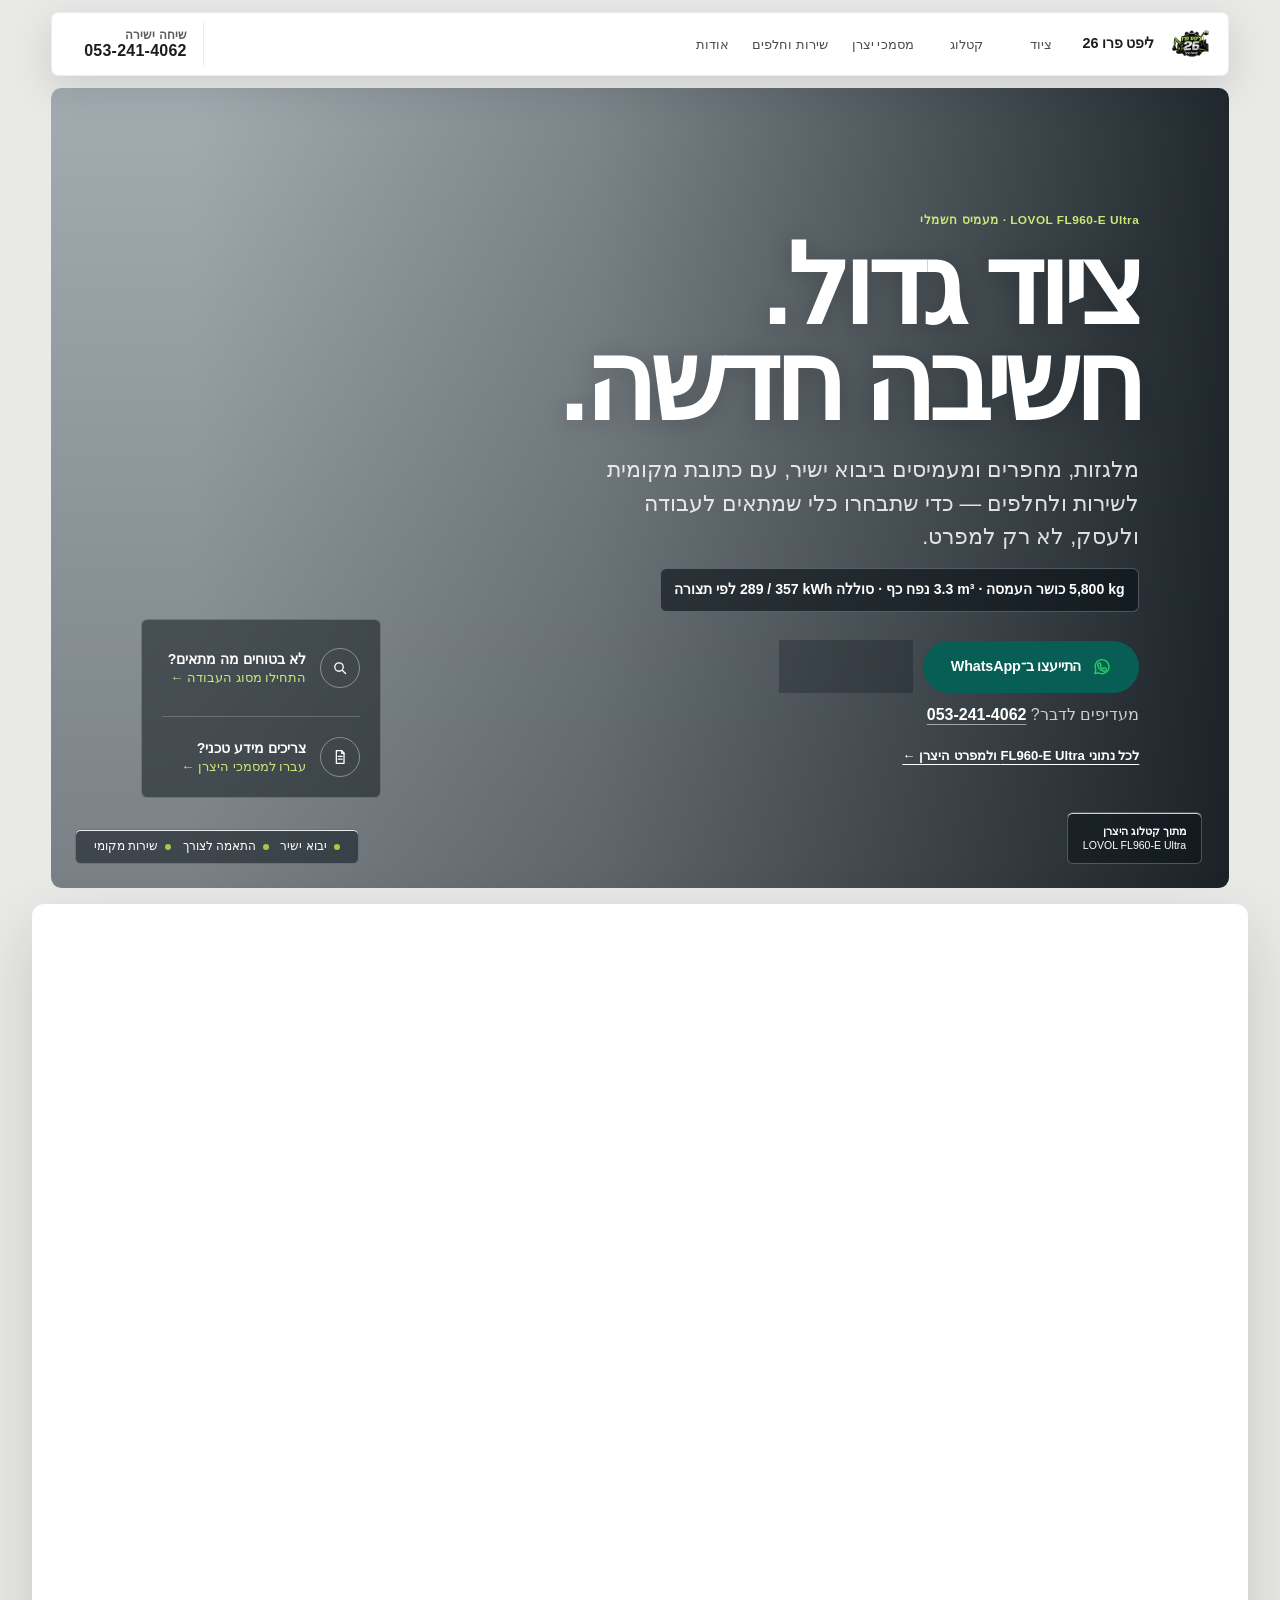
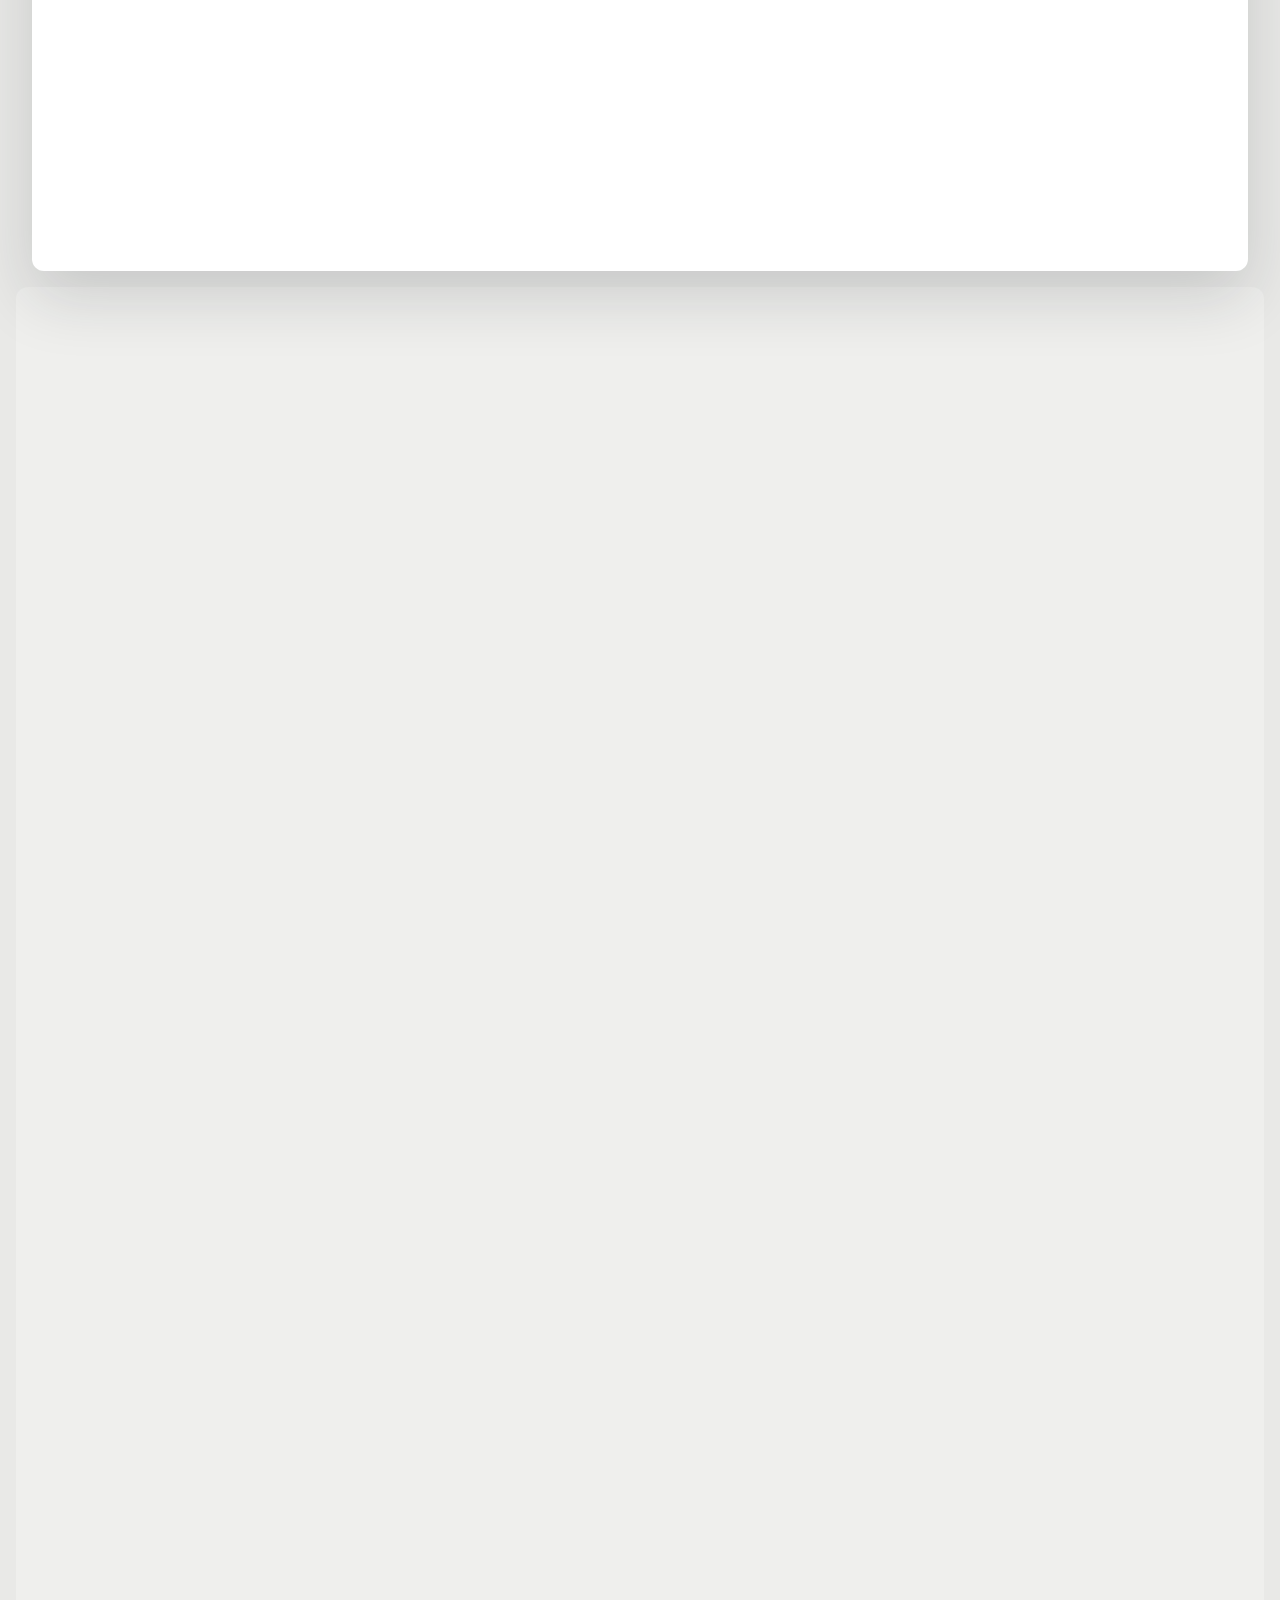
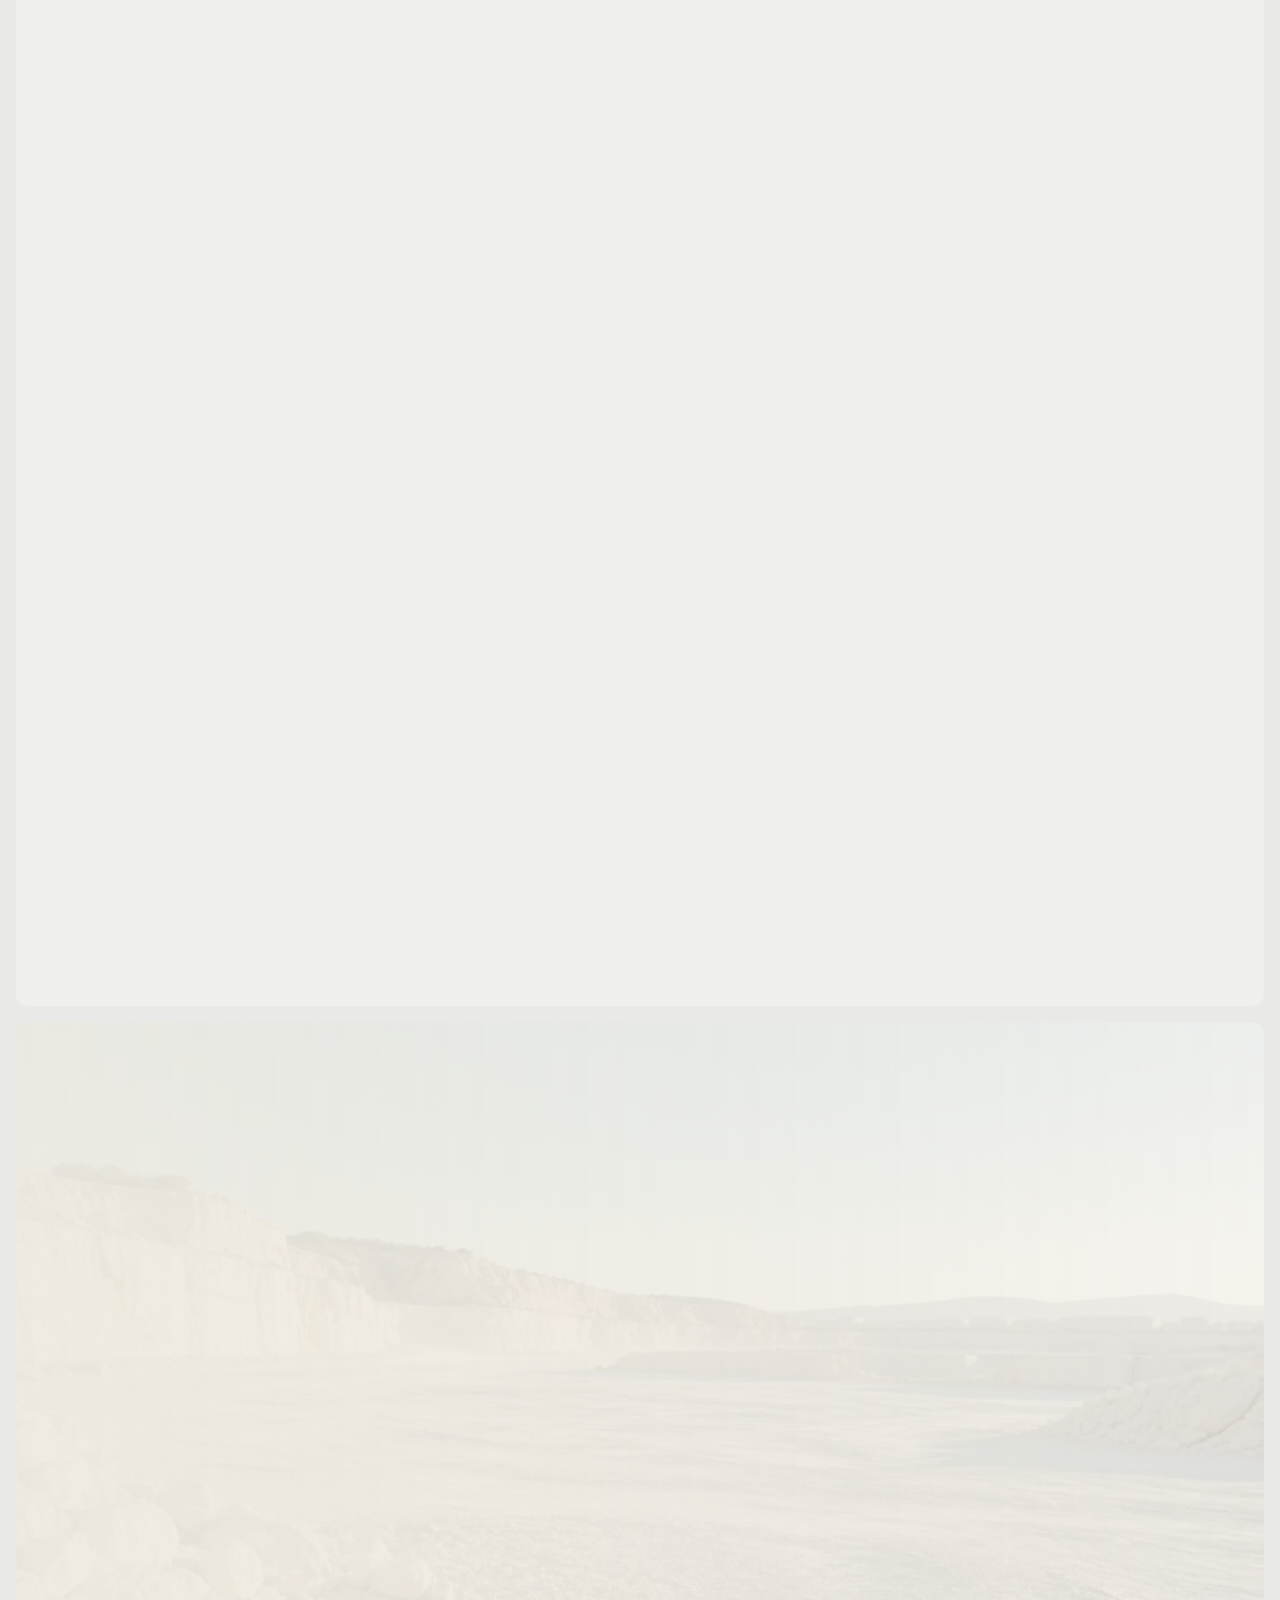
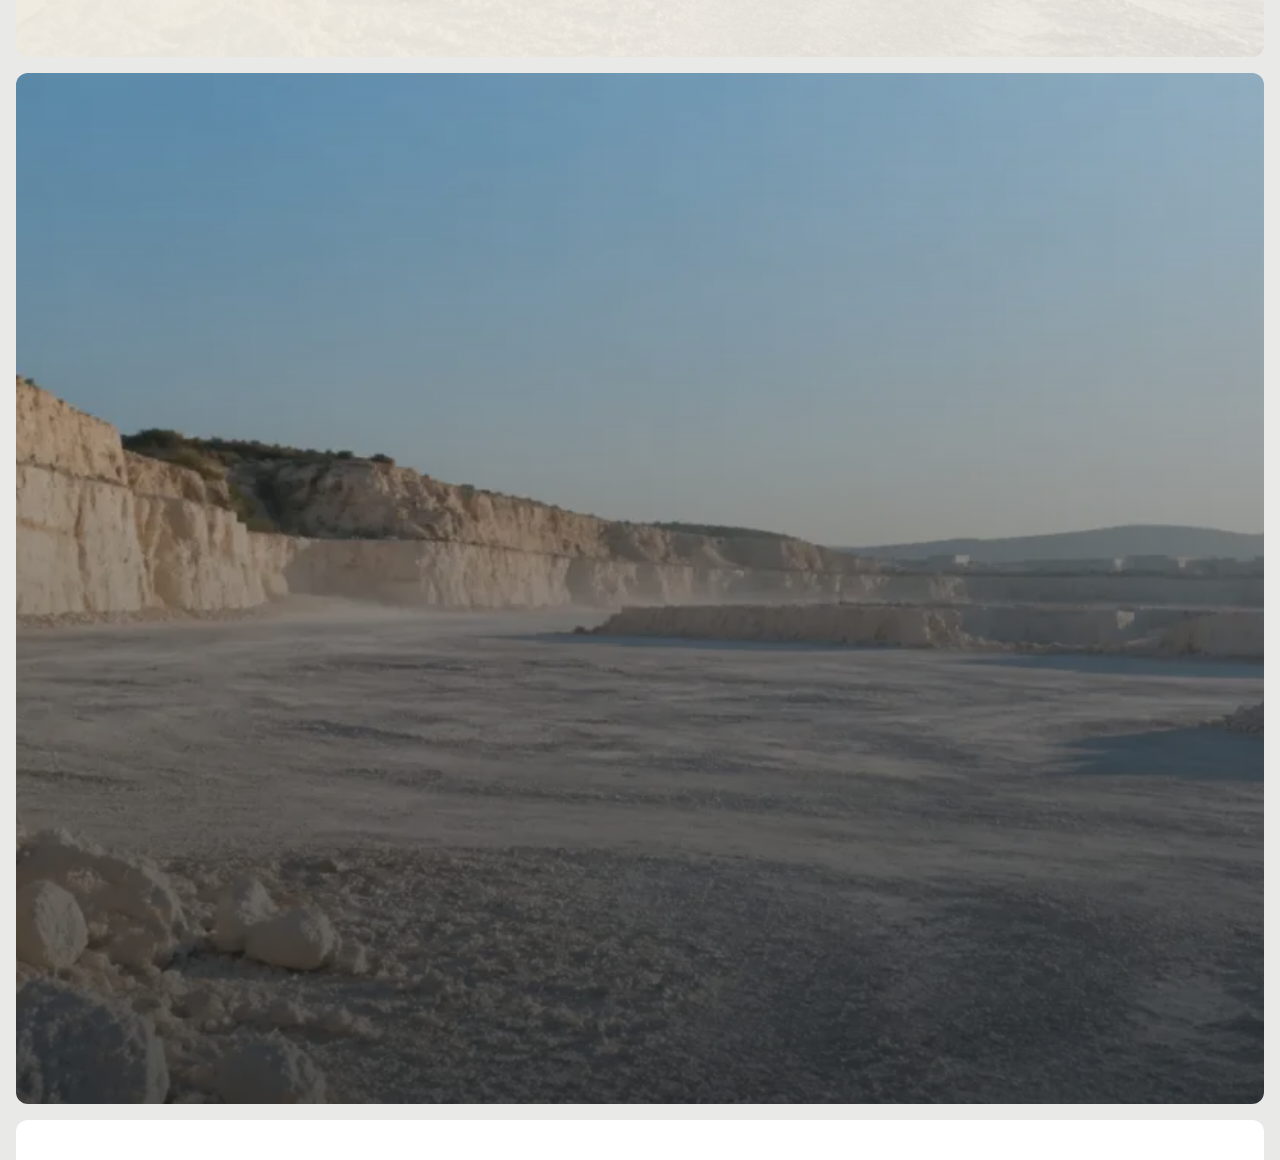
<file: landing-site/index.html>
<!doctype html>
<html lang="he" dir="rtl">
  <head>
    <meta charset="utf-8" />
    <meta name="viewport" content="width=device-width, initial-scale=1, viewport-fit=cover" />
    <meta
      name="description"
      content="Lift Pro 26 Israel — יבוא ושיווק מלגזות, צמ״ה וציוד כבד במחיר תחרותי, עם אחריות, שירות וחלפים."
    />
    <meta name="theme-color" content="#f4f0e8" />
    <title>Lift Pro 26 Israel | ציוד גדול. חשיבה חדשה.</title>
    <link rel="icon" href="./assets/brand/lift-pro-26-logo-runtime.webp" type="image/webp" />
    <link rel="stylesheet" href="./styles.css?v=34" />
    <script defer src="./hero.js?v=9"></script>
  </head>
  <body data-active-theme="hero" data-whatsapp-destination="972532414062">
    <!--
      THESIS: verified equipment should feel understandable before it feels heavy; this refuses the category's dark industrial wall and scroll-trapped hero.
      OWN-WORLD: bright spatial fields, one complete machine, precise system type, calm depth, and translucent material only for navigation and focused detail.
      STORY: understand the offer, choose an equipment family, see ownership support, learn the company, then open a model or its manufacturer source.
      FIRST VIEWPORT: centered offer and actions above one large complete loader, with the floating RTL navigation anchored at the top-right reading origin.
      FORM: user-pinned Apple-style 2026 product page; seed key user-pinned-no-roll.
      FINISH: unreviewed and undocumented is unfinished; this build ends with the finish review, the verdict, and DESIGN.md
    -->
    <a class="skip-link" href="#main-content">דלגו לתוכן הראשי</a>

    <header class="site-header" data-site-header>
      <div class="header-inner">
        <button
          class="menu-toggle"
          type="button"
          aria-expanded="false"
          aria-controls="site-menu"
          aria-label="פתיחת תפריט"
          data-menu-toggle
        >
          <span></span><span></span><span></span>
        </button>
        <a class="brand" href="./index.html" aria-label="ליפט פרו 26 ישראל בע״מ — דף הבית">
          <img
            src="./assets/brand/lift-pro-26-logo-runtime.webp"
            width="320"
            height="188"
            decoding="async"
            alt=""
          />
          <span>ליפט פרו 26<small>ישראל בע״מ</small></span>
        </a>
        <nav class="site-menu" id="site-menu" aria-label="ניווט ראשי" data-site-menu>
          <a href="#equipment">ציוד</a>
          <a href="./catalogue/index.html">קטלוג</a>
          <a href="./documents/index.html">מסמכי יצרן</a>
          <a href="#service">שירות וחלפים</a>
          <a href="./about/index.html">אודות</a>
        </nav>
        <a
          class="header-phone"
          href="tel:+972532414062"
          data-lead-channel="phone"
          data-lead-context="homepage-header"
          aria-label="התקשרו לליפט פרו 26 במספר 053-241-4062"
        >
          <span>שיחה ישירה</span>
          <bdi>053-241-4062</bdi>
        </a>
      </div>
    </header>

    <main id="main-content">
      <section class="hero page-theme" aria-labelledby="hero-title" data-theme="hero" data-page-section>
        <div class="hero-inner">
          <div class="hero-copy reveal-group">
            <div class="hero-message">
              <p class="hero-kicker"><bdi>LOVOL FL960-E Ultra</bdi> · מעמיס חשמלי</p>
              <h1 id="hero-title">ציוד גדול. <span>חשיבה חדשה.</span></h1>
              <p class="hero-lead">
                מלגזות, מחפרים ומעמיסים ביבוא ישיר, עם כתובת מקומית לשירות ולחלפים —
                כדי שתבחרו כלי שמתאים לעבודה ולעסק, לא רק למפרט.
              </p>
              <p class="hero-model-data"><bdi dir="ltr">5,800 kg</bdi> כושר העמסה · <bdi dir="ltr">3.3 m³</bdi> נפח כף · סוללה <bdi dir="ltr">289 / 357 kWh</bdi> לפי תצורה</p>
              <div class="hero-actions">
                <a
                  class="button whatsapp-action"
                  href="https://wa.me/972532414062"
                  target="_blank"
                  rel="noopener noreferrer"
                  data-whatsapp-link
                  data-lead-channel="whatsapp"
                  data-lead-context="homepage-hero"
                  aria-label="פתיחת WhatsApp לייעוץ על התאמת ציוד"
                >
                  <svg viewBox="0 0 24 24" aria-hidden="true" focusable="false"><path d="M20.4 11.6a8.4 8.4 0 0 1-12.5 7.3L3.5 20l1.2-4.2a8.4 8.4 0 1 1 15.7-4.2Z"></path><path d="M8.2 7.4c.2-.4.4-.4.7-.4h.5c.2 0 .4.1.5.5l.8 2c.1.3.1.5-.1.7l-.6.7c-.2.2-.1.4 0 .6.7 1.2 1.6 2.1 2.8 2.7.2.1.4.1.6-.1l.8-1c.2-.2.4-.3.7-.2l1.9.9c.3.1.5.3.5.5 0 .3-.2 1.5-1 2.1-.7.6-1.7.8-2.7.5-1.1-.3-2.5-.9-4.1-2.3-1.3-1.2-2.2-2.7-2.5-3.7-.4-1.1 0-2.1.4-2.5.2-.2.5-.6.8-1Z"></path></svg>
                  <span>התייעצו ב־<bdi>WhatsApp</bdi></span>
                </a>
                <a class="button button-secondary" href="./catalogue/index.html">לצפייה בקטלוג</a>
              </div>
              <p class="hero-contact-note">
                מעדיפים לדבר? <a href="tel:+972532414062" data-lead-channel="phone" data-lead-context="homepage-hero">053-241-4062</a>
              </p>
              <p class="hero-source-note"><a href="./catalogue/product/index.html?model=fl960-e-ultra">לכל נתוני <bdi>FL960-E Ultra</bdi> ולמפרט היצרן ←</a></p>
            </div>
            <aside class="hero-help" aria-label="קיצורי דרך לבחירת ציוד">
              <a href="#equipment">
                <span class="hero-help-mark" aria-hidden="true">
                  <svg viewBox="0 0 24 24" focusable="false"><circle cx="10.5" cy="10.5" r="5.5"></circle><path d="m15 15 4 4"></path></svg>
                </span>
                <span><strong>לא בטוחים מה מתאים?</strong><small>התחילו מסוג העבודה <i aria-hidden="true">←</i></small></span>
              </a>
              <a href="./documents/index.html">
                <span class="hero-help-mark" aria-hidden="true">
                  <svg viewBox="0 0 24 24" focusable="false"><path d="M7 3.5h7l3 3V20H7z"></path><path d="M14 3.5V7h3M9.5 11h5M9.5 14.5h5"></path></svg>
                </span>
                <span><strong>צריכים מידע טכני?</strong><small>עברו למסמכי היצרן <i aria-hidden="true">←</i></small></span>
              </a>
            </aside>
          </div>

          <figure class="hero-visual reveal-group">
            <div class="hero-scene">
              <picture>
                <source media="(max-width: 48rem)" srcset="./assets/hero/lovol-fl960-e-ultra-mobile.webp" />
                <img
                  class="hero-scene-photo"
                  src="./assets/hero/lovol-fl960-e-ultra-desktop.webp"
                  width="1440"
                  height="966"
                  decoding="async"
                  fetchpriority="high"
                  alt="מעמיס אופני חשמלי LOVOL FL960-E Ultra בצבע ירוק מתוך קטלוג היצרן"
                />
              </picture>
              <div class="hero-scene-label" aria-hidden="true">
                <span>מתוך קטלוג היצרן</span>
                <strong>LOVOL FL960-E Ultra</strong>
              </div>
            </div>
            <figcaption>
              <span>יבוא ישיר</span>
              <span>התאמה לצורך</span>
              <span>שירות מקומי</span>
            </figcaption>
          </figure>
        </div>
        <a class="scroll-cue" href="#equipment" aria-label="המשך לקטגוריות הציוד">
          <span>המשיכו לגלול</span><i aria-hidden="true">↓</i>
        </a>
      </section>

      <section
        class="page-section equipment-section page-theme"
        id="equipment"
        aria-labelledby="equipment-title"
        data-theme="equipment"
        data-page-section
      >
        <div class="section-inner">
          <div class="section-heading reveal-group">
            <p class="section-kicker">משפחות ציוד</p>
            <h2 id="equipment-title"><span>בחירת הכלי הנכון</span> מתחילה בסוג העבודה.</h2>
            <p>בחרו משפחה וקבלו מסלול קצר לדגמים, לנתוני המפתח ולמסמכי היצרן.</p>
          </div>

          <div class="equipment-grid">
            <a class="equipment-card reveal-group" href="./catalogue/index.html?filter=mini#models">
              <span class="equipment-card-copy"><small>8 דגמים</small><h3>מיני מחפרים</h3><p>חפירה ופיתוח במרחבים צפופים ובאתרים עירוניים.</p><span class="card-link-label">לכל המיני מחפרים <i aria-hidden="true">←</i></span></span>
              <span class="equipment-card-media"><img data-deferred-src="./assets/categories/mini-excavators-v1.webp" width="720" height="540" loading="lazy" decoding="async" alt="מיני מחפר קומפקטי בעבודת תשתית באתר עירוני" /></span>
            </a>
            <a class="equipment-card reveal-group" href="./catalogue/index.html?filter=excavator#models">
              <span class="equipment-card-copy"><small>7 דגמים</small><h3>מחפרים</h3><p>עבודות עפר, תשתית וחפירה בהיקפים שונים.</p><span class="card-link-label">לכל המחפרים <i aria-hidden="true">←</i></span></span>
              <span class="equipment-card-media"><img data-deferred-src="./assets/categories/excavators-v1.webp" width="720" height="540" loading="lazy" decoding="async" alt="מחפר זחלי בעבודת עפר באתר מחצבה" /></span>
            </a>
            <a class="equipment-card reveal-group" href="./catalogue/index.html?filter=loader#models">
              <span class="equipment-card-copy"><small>7 דגמים</small><h3>מעמיסים</h3><p>העמסה ושינוע באתרי עבודה, מחצבות ותשתיות.</p><span class="card-link-label">לכל המעמיסים <i aria-hidden="true">←</i></span></span>
              <span class="equipment-card-media"><img data-deferred-src="./assets/categories/wheel-loaders-v1.webp" width="720" height="540" loading="lazy" decoding="async" alt="מעמיס אופני נושא אגרגט במחצבת אבן" /></span>
            </a>
            <a class="equipment-card reveal-group" href="./catalogue/index.html?filter=electric#models">
              <span class="equipment-card-copy"><small>6 דגמים</small><h3>ציוד חשמלי</h3><p>מחפרים ומעמיסים חשמליים מתוך מסמכי היצרן.</p><span class="card-link-label">לכל הדגמים החשמליים <i aria-hidden="true">←</i></span></span>
              <span class="equipment-card-media"><img data-deferred-src="./assets/categories/electric-equipment-v1.webp" width="720" height="540" loading="lazy" decoding="async" alt="מעמיס חשמלי קומפקטי בחצר תעשייתית" /></span>
            </a>
          </div>
        </div>
      </section>

      <section
        class="page-section featured-section page-theme"
        id="featured"
        aria-labelledby="featured-title"
        data-theme="equipment"
        data-page-section
      >
        <div class="section-inner featured-inner">
          <div class="section-heading featured-heading reveal-group">
            <p class="section-kicker">דגמים נבחרים</p>
            <h2 id="featured-title"><span>מכונות שכדאי להכיר.</span> הכירו את הכלי, ואז עברו לפרטים.</h2>
            <p>לכל דגם עמוד משלו עם תמונה גדולה, נתוני מפתח ומסמך היצרן.</p>
          </div>

          <div class="featured-products">
            <article class="featured-product featured-product-portrait reveal-group">
              <div class="featured-copy">
                <p><bdi>NICOSAIL</bdi> · מיני מחפר</p>
                <h3><bdi>OKW40U</bdi></h3>
                <dl>
                  <div><dt>קיבולת כף</dt><dd dir="ltr">0.12 m³</dd></div>
                  <div><dt>עומק חפירה</dt><dd dir="ltr">3,208 mm</dd></div>
                </dl>
                <a href="./catalogue/product/index.html?model=okw40u">לעמוד הדגם <span aria-hidden="true">←</span></a>
              </div>
              <a class="featured-media" href="./catalogue/product/index.html?model=okw40u" tabindex="-1" aria-hidden="true">
                <img src="./assets/catalogue/cards/okw40u.webp" width="720" height="1018" loading="lazy" decoding="async" alt="" />
              </a>
            </article>

            <article class="featured-product featured-product-wide reveal-group">
              <div class="featured-copy">
                <p><bdi>LOVOL</bdi> · מחפר חשמלי בכבל</p>
                <h3><bdi>FR390F-EP</bdi></h3>
                <dl>
                  <div><dt>משקל עבודה</dt><dd dir="ltr">38,500 kg</dd></div>
                  <div><dt>הספק מנוע</dt><dd dir="ltr">200 kW</dd></div>
                </dl>
                <a href="./catalogue/product/index.html?model=fr390f-ep">לעמוד הדגם <span aria-hidden="true">←</span></a>
              </div>
              <a class="featured-media" href="./catalogue/product/index.html?model=fr390f-ep" tabindex="-1" aria-hidden="true">
                <img src="./assets/catalogue/cards/fr390f-ep.webp" width="720" height="330" loading="lazy" decoding="async" alt="" />
              </a>
            </article>

            <article class="featured-product featured-product-wide featured-product-electric reveal-group">
              <div class="featured-copy">
                <p><bdi>LOVOL</bdi> · מעמיס חשמלי</p>
                <h3><bdi>FL980-E Ultra</bdi></h3>
                <dl>
                  <div><dt>כושר העמסה נקוב</dt><dd dir="ltr">7,800 kg</dd></div>
                  <div><dt>קיבולת סוללה</dt><dd dir="ltr">421 kWh</dd></div>
                </dl>
                <a href="./catalogue/product/index.html?model=fl980-e-ultra">לעמוד הדגם <span aria-hidden="true">←</span></a>
              </div>
              <a class="featured-media" href="./catalogue/product/index.html?model=fl980-e-ultra" tabindex="-1" aria-hidden="true">
                <img src="./assets/catalogue/cards/fl980-e-ultra.webp" width="720" height="330" loading="lazy" decoding="async" alt="" />
              </a>
            </article>
          </div>

          <div class="featured-all reveal-group">
            <a class="button" href="./catalogue/index.html">השוו בין כל 22 הדגמים</a>
          </div>
        </div>
      </section>

      <section
        class="page-section value-section page-theme"
        id="value"
        aria-labelledby="value-title"
        data-theme="value"
        data-page-section
      >
        <div class="section-inner value-layout">
          <div class="section-heading reveal-group">
            <p class="section-kicker">הדרך שלנו</p>
            <h2 id="value-title">פחות שכבות בדרך. יותר ערך בכלי.</h2>
          </div>
          <div class="value-copy reveal-group">
            <p class="lead-quote">
              אנחנו עובדים מול מקורות הייצור במבנה פעילות יעיל, כדי להציע ציוד איכותי
              במחיר שמאפשר לעסק להמשיך להשקיע ולצמוח.
            </p>
            <div class="value-points">
              <article><h3>מקור ברור</h3><p>נתוני הדגמים מוצגים מתוך מסמכי היצרן המאושרים.</p></article>
              <article><h3>בחירה עניינית</h3><p>מתחילים מסוג המשימה, תנאי השטח וקצב העבודה.</p></article>
              <article><h3>מחשבה לטווח ארוך</h3><p>שירות, תחזוקה וחלפים הם חלק מהחלטת הרכישה.</p></article>
            </div>
          </div>
        </div>
      </section>

      <section
        class="page-section service-section page-theme"
        id="service"
        aria-labelledby="service-title"
        data-theme="service"
        data-page-section
      >
        <div class="section-inner service-layout">
          <div class="section-heading reveal-group">
            <p class="section-kicker">שירות וחלפים</p>
            <h2 id="service-title">ציוד טוב צריך להמשיך לעבוד.</h2>
            <p>
              השבתה עולה כסף. לכן אנחנו בונים מעטפת מקומית של שירות, תחזוקה וחלקי חילוף —
              כדי לשמור על זמינות הכלי לאורך זמן.
            </p>
          </div>
          <div class="service-proof reveal-group">
            <p class="proof-number" dir="ltr">35%–40%</p>
            <p>
              במקרים רבים ניתן להציע חלקי חילוף בעלות נמוכה יותר מהמחירים המקובלים אצל
              היבואן הרשמי. החיסכון משתנה לפי החלק, הדגם ומקור האספקה.
            </p>
          </div>
          <div class="service-list reveal-group">
            <p><strong>אחריות ושירות מקומי</strong></p>
            <p><strong>איתור חלפים ממקורות ישירים</strong></p>
            <p><strong>מידע טכני מתוך מסמכי יצרן</strong></p>
          </div>
        </div>
      </section>

      <section
        class="page-section about-preview page-theme"
        id="about"
        aria-labelledby="about-title"
        data-theme="about"
        data-page-section
      >
        <div class="section-inner about-preview-layout">
          <div class="section-heading reveal-group">
            <p class="section-kicker">Lift Pro 26 בישראל</p>
            <h2 id="about-title">חיפשנו מלגזה לעסק. מצאנו דרך טובה יותר להביא ציוד לישראל.</h2>
          </div>
          <div class="about-preview-copy reveal-group">
            <p>
              Lift Pro 26 צמחה מתוך שנים בעולם הרכב, היבוא והחלפים. החיפוש אחר כלי אחד
              חשף את הפער בין עלויות המקור לבין המחיר שבעל עסק נדרש לשלם כאן — והפך
              לפעילות שמחברת יצרנים בינלאומיים לצרכים של השטח הישראלי.
            </p>
            <a class="text-link" href="./about/index.html">הכירו את הדרך והחזון שלנו <span aria-hidden="true">←</span></a>
          </div>
        </div>
      </section>

      <section class="final-cta page-theme" aria-labelledby="final-title" data-theme="final" data-page-section>
        <div class="section-inner final-cta-inner reveal-group">
          <div>
            <h2 id="final-title">מצאו את הכלי שמתאים לעבודה.</h2>
            <p>22 דגמים, נתוני מפתח ותצוגה מקדימה ברורה — בלי לדפדף בקבצי PDF.</p>
          </div>
          <div class="final-actions">
            <a class="button" href="./catalogue/index.html">פתחו את הקטלוג</a>
            <a class="button button-secondary" href="./documents/index.html">מסמכי יצרן</a>
          </div>
        </div>
      </section>
    </main>

    <footer class="site-footer">
      <div class="footer-brand">
        <strong><bdi>Lift Pro 26 Israel</bdi></strong>
        <p>ציוד גדול. חשיבה חדשה. מחיר שעובד בשביל העסק שלך.</p>
        <p class="footer-meta">© <time datetime="2026">2026</time> ליפט פרו 26 ישראל בע״מ. כל הזכויות שמורות.</p>
        <p class="footer-credit">פותח ע״י <a href="https://msx.co.il" target="_blank" rel="noopener noreferrer"><bdi>msx.co.il</bdi></a></p>
      </div>
      <div class="footer-links">
        <nav aria-label="ניווט תחתון">
          <a href="./catalogue/index.html">קטלוג</a>
          <a href="./documents/index.html">מסמכי יצרן</a>
          <a href="./about/index.html">אודות</a>
        </nav>
        <nav aria-label="מידע משפטי ונגישות">
          <a href="./legal/index.html#terms">תנאי שימוש</a>
          <a href="./legal/index.html#privacy">פרטיות</a>
          <a href="./legal/index.html#accessibility">נגישות</a>
        </nav>
      </div>
    </footer>

    <aside class="mobile-contact-dock" aria-label="יצירת קשר מהירה">
      <a
        class="mobile-whatsapp-action"
        href="https://wa.me/972532414062"
        target="_blank"
        rel="noopener noreferrer"
        data-whatsapp-link
        data-lead-channel="whatsapp"
        data-lead-context="homepage-mobile-dock"
        aria-label="פתיחת WhatsApp לייעוץ על התאמת ציוד"
      >
        <svg viewBox="0 0 24 24" aria-hidden="true" focusable="false"><path d="M20.4 11.6a8.4 8.4 0 0 1-12.5 7.3L3.5 20l1.2-4.2a8.4 8.4 0 1 1 15.7-4.2Z"></path><path d="M8.2 7.4c.2-.4.4-.4.7-.4h.5c.2 0 .4.1.5.5l.8 2c.1.3.1.5-.1.7l-.6.7c-.2.2-.1.4 0 .6.7 1.2 1.6 2.1 2.8 2.7.2.1.4.1.6-.1l.8-1c.2-.2.4-.3.7-.2l1.9.9c.3.1.5.3.5.5 0 .3-.2 1.5-1 2.1-.7.6-1.7.8-2.7.5-1.1-.3-2.5-.9-4.1-2.3-1.3-1.2-2.2-2.7-2.5-3.7-.4-1.1 0-2.1.4-2.5.2-.2.5-.6.8-1Z"></path></svg>
        <span class="contact-action-copy"><strong>ייעוץ ב־<bdi>WhatsApp</bdi></strong><small>תגובה מהירה</small></span>
      </a>
      <a
        class="mobile-phone-action"
        href="tel:+972532414062"
        data-lead-channel="phone"
        data-lead-context="homepage-mobile-dock"
        aria-label="התקשרו לליפט פרו 26 במספר 053-241-4062"
      >
        <span>שיחה ישירה</span>
        <bdi>053-241-4062</bdi>
      </a>
    </aside>
  </body>
</html>
</file>
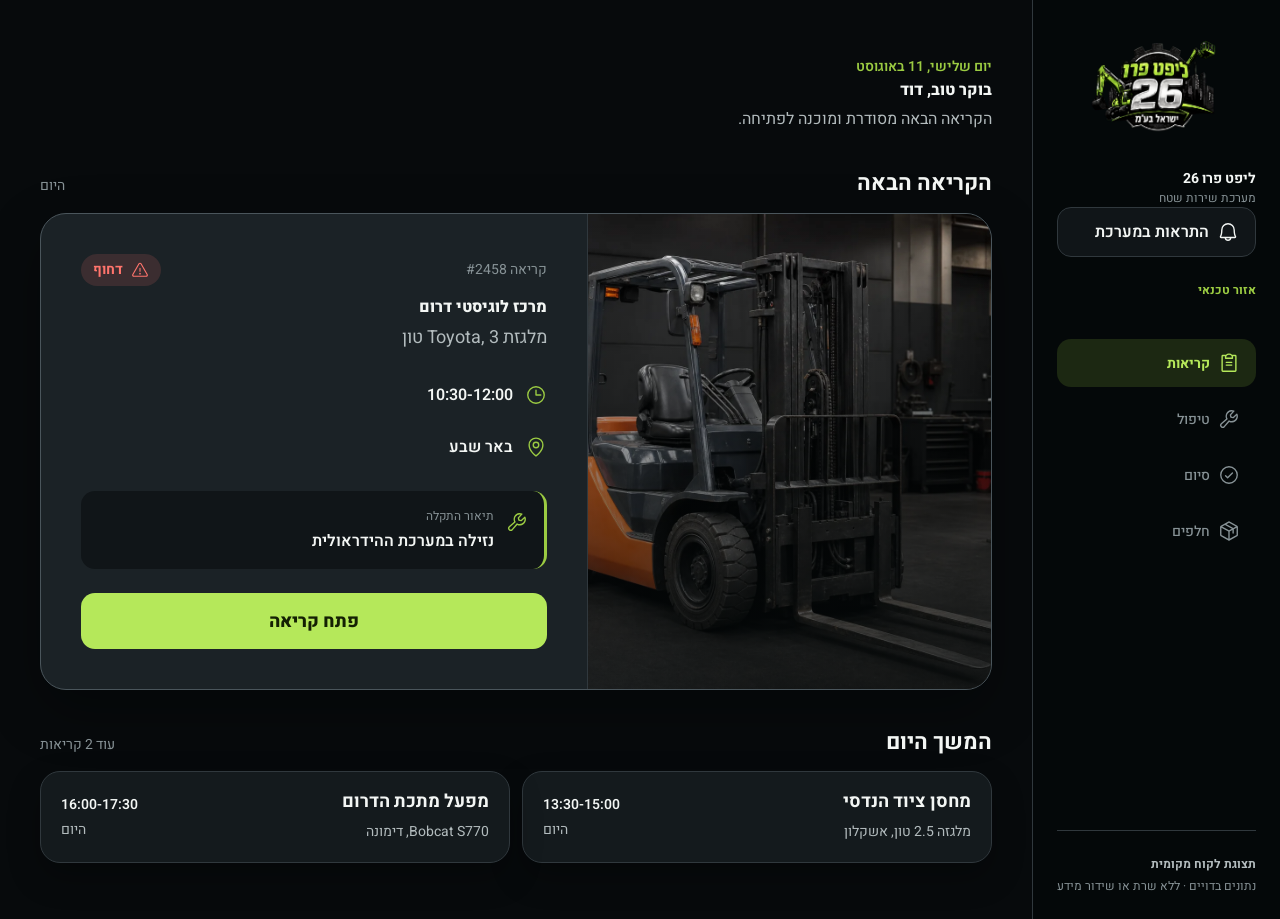
<file: mock/index.html>
<!doctype html>
<html lang="he" dir="rtl">
<head>
  <meta charset="utf-8">
  <meta name="viewport" content="width=device-width, initial-scale=1, viewport-fit=cover">
  <meta name="description" content="תצוגת לקוח מקומית של מערכת השירות ליפט פרו 26 ישראל בע״מ.">
  <meta id="themeColor" name="theme-color" content="">
  <title>ליפט פרו 26 | מערכת שירות שטח</title>
  <link rel="icon" href="../assets/brand/lift-pro-26-logo-transparent.png" type="image/png">
  <link rel="preload" href="assets/generated/equipment-forklift.webp" as="image" type="image/webp">
  <link rel="stylesheet" href="assets/design-tokens.css?v=20260811g">
  <link rel="stylesheet" href="assets/app.css?v=20260812a">
</head>
<body>
  <a class="skip-link" href="#main-content">דלג לתוכן הראשי</a>

  <div class="ambient" id="ambient" aria-hidden="true">
    <img class="ambient__poster" src="assets/generated/industrial-ambient-poster.webp" alt="" width="1672" height="941">
    <video
      class="ambient__video"
      id="ambientVideo"
      muted
      loop
      playsinline
      preload="none"
      tabindex="-1"
      poster="assets/generated/industrial-ambient-poster.webp"
      data-webm="assets/generated/industrial-ambient-loop.webm"
      data-mp4="assets/generated/industrial-ambient-loop.mp4"
    ></video>
    <div class="ambient__wash"></div>
  </div>

  <div id="app"></div>
  <div class="toast" id="toast" role="status" aria-live="polite"></div>
  <div class="sr-only" id="routeAnnouncer" aria-live="polite"></div>

  <noscript>
    <main class="no-script">
      <h1>נדרש JavaScript להצגת ההדגמה</h1>
      <p>זוהי תצוגת Frontend מקומית ואינה שולחת מידע לשרת.</p>
    </main>
  </noscript>

  <script src="assets/demo-data.js?v=20260811g"></script>
  <script src="assets/app.js?v=20260812a"></script>
</body>
</html>
</file>
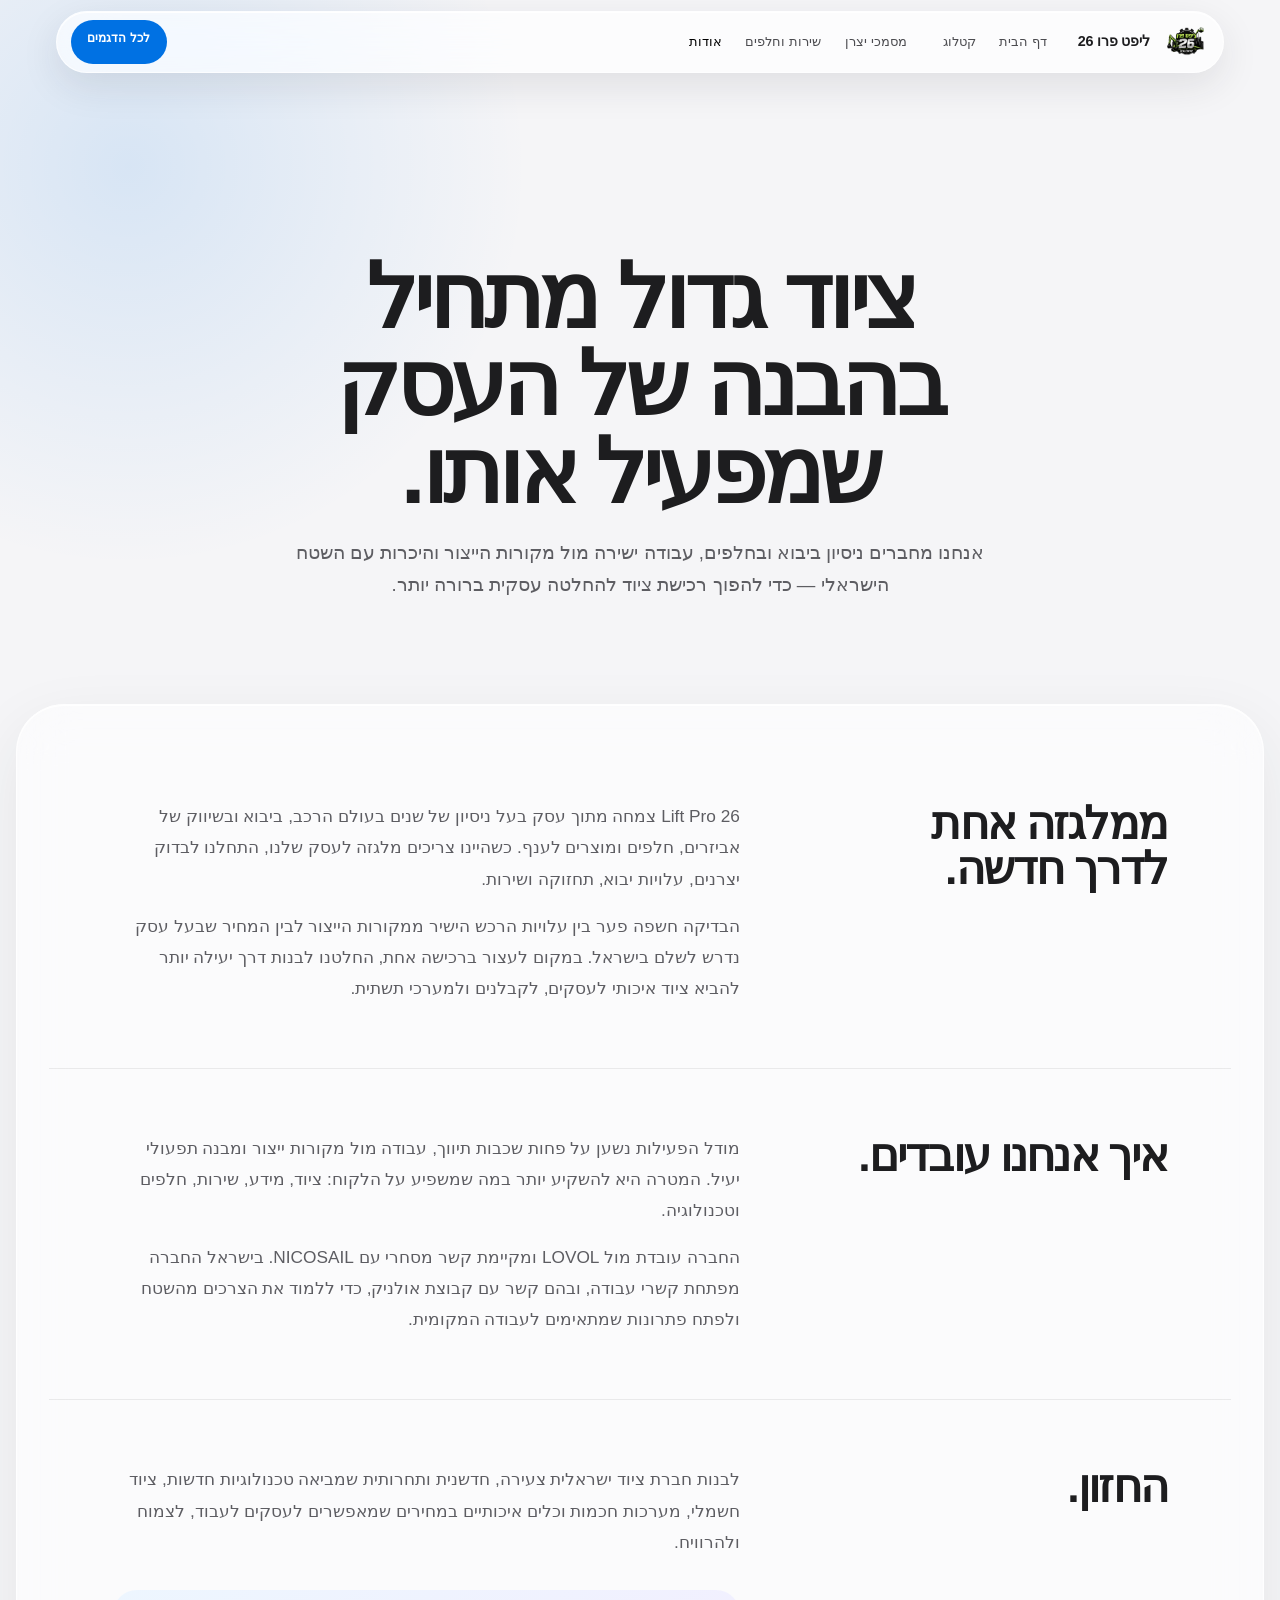
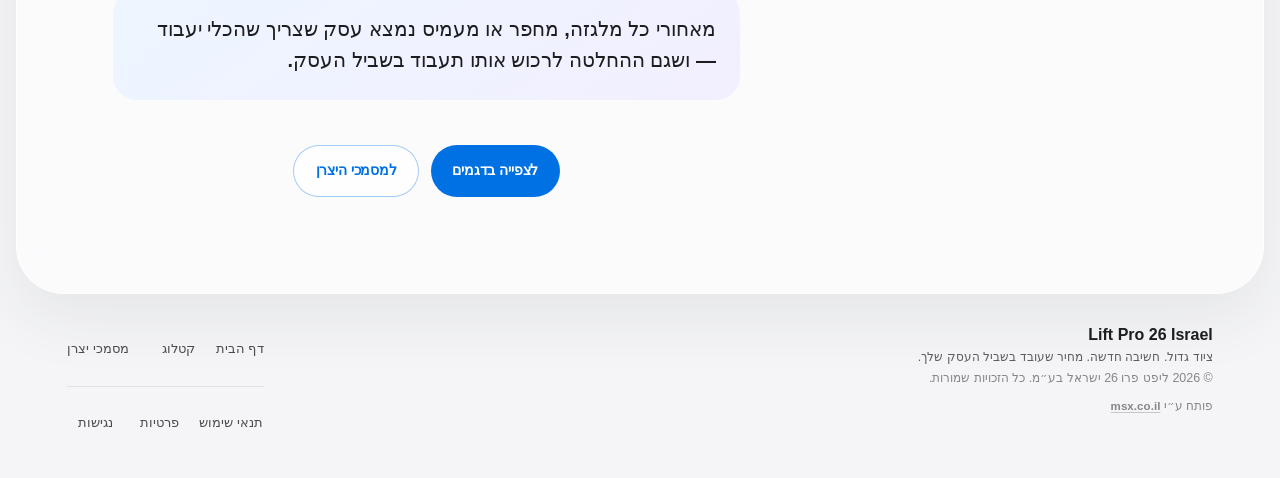
<file: landing-site/about/index.html>
<!doctype html>
<html lang="he" dir="rtl">
  <head>
    <meta charset="utf-8" />
    <meta name="viewport" content="width=device-width, initial-scale=1, viewport-fit=cover" />
    <meta name="description" content="הסיפור, דרך העבודה והחזון של Lift Pro 26 Israel." />
    <meta name="theme-color" content="#f7f4ed" />
    <title>אודות | Lift Pro 26 Israel</title>
    <link rel="icon" href="../assets/brand/lift-pro-26-logo-runtime.webp" type="image/webp" />
    <link rel="stylesheet" href="../styles.css?v=33" />
    <script defer src="../hero.js?v=9"></script>
  </head>
  <body class="inner-page">
    <a class="skip-link" href="#main-content">דלגו לתוכן הראשי</a>

    <header class="site-header" data-site-header>
      <div class="header-inner">
        <button class="menu-toggle" type="button" aria-expanded="false" aria-controls="site-menu" aria-label="פתיחת תפריט" data-menu-toggle>
          <span></span><span></span><span></span>
        </button>
        <a class="brand" href="../index.html" aria-label="ליפט פרו 26 ישראל בע״מ — דף הבית">
          <img src="../assets/brand/lift-pro-26-logo-runtime.webp" width="320" height="188" decoding="async" alt="" />
          <span>ליפט פרו 26<small>ישראל בע״מ</small></span>
        </a>
        <nav class="site-menu" id="site-menu" aria-label="ניווט ראשי" data-site-menu>
          <a href="../index.html">דף הבית</a>
          <a href="../catalogue/index.html">קטלוג</a>
          <a href="../documents/index.html">מסמכי יצרן</a>
          <a href="../index.html#service">שירות וחלפים</a>
          <a href="./index.html" aria-current="page">אודות</a>
        </nav>
        <a class="header-action" href="../catalogue/index.html">לכל הדגמים</a>
      </div>
    </header>

    <main id="main-content">
      <section class="inner-hero">
        <div class="reveal-group">
          <h1>ציוד גדול מתחיל בהבנה של העסק שמפעיל אותו.</h1>
          <p>
            אנחנו מחברים ניסיון ביבוא ובחלפים, עבודה ישירה מול מקורות הייצור והיכרות עם השטח הישראלי —
            כדי להפוך רכישת ציוד להחלטה עסקית ברורה יותר.
          </p>
        </div>
      </section>

      <div class="inner-content">
        <section class="story-grid reveal-group" aria-labelledby="origin-title">
          <h2 id="origin-title">ממלגזה אחת לדרך חדשה.</h2>
          <div class="story-copy">
            <p>
              Lift Pro 26 צמחה מתוך עסק בעל ניסיון של שנים בעולם הרכב, ביבוא ובשיווק של
              אביזרים, חלפים ומוצרים לענף. כשהיינו צריכים מלגזה לעסק שלנו, התחלנו לבדוק
              יצרנים, עלויות יבוא, תחזוקה ושירות.
            </p>
            <p>
              הבדיקה חשפה פער בין עלויות הרכש הישיר ממקורות הייצור לבין המחיר שבעל עסק
              נדרש לשלם בישראל. במקום לעצור ברכישה אחת, החלטנו לבנות דרך יעילה יותר להביא
              ציוד איכותי לעסקים, לקבלנים ולמערכי תשתית.
            </p>
          </div>
        </section>

        <section class="story-grid reveal-group" aria-labelledby="method-title">
          <h2 id="method-title">איך אנחנו עובדים.</h2>
          <div class="story-copy">
            <p>
              מודל הפעילות נשען על פחות שכבות תיווך, עבודה מול מקורות ייצור ומבנה תפעולי
              יעיל. המטרה היא להשקיע יותר במה שמשפיע על הלקוח: ציוד, מידע, שירות, חלפים
              וטכנולוגיה.
            </p>
            <p>
              החברה עובדת מול LOVOL ומקיימת קשר מסחרי עם NICOSAIL. בישראל החברה מפתחת קשרי עבודה,
              ובהם קשר עם קבוצת אולניק, כדי ללמוד את הצרכים מהשטח ולפתח פתרונות שמתאימים
              לעבודה המקומית.
            </p>
          </div>
        </section>

        <section class="story-grid reveal-group" aria-labelledby="vision-title">
          <h2 id="vision-title">החזון.</h2>
          <div class="story-copy">
            <p>
              לבנות חברת ציוד ישראלית צעירה, חדשנית ותחרותית שמביאה טכנולוגיות חדשות,
              ציוד חשמלי, מערכות חכמות וכלים איכותיים במחירים שמאפשרים לעסקים לעבוד,
              לצמוח ולהרוויח.
            </p>
            <blockquote>
              מאחורי כל מלגזה, מחפר או מעמיס נמצא עסק שצריך שהכלי יעבוד — ושגם ההחלטה
              לרכוש אותו תעבוד בשביל העסק.
            </blockquote>
            <div class="hero-actions">
              <a class="button" href="../catalogue/index.html">לצפייה בדגמים</a>
              <a class="button button-secondary" href="../documents/index.html">למסמכי היצרן</a>
            </div>
          </div>
        </section>
      </div>
    </main>

    <footer class="site-footer">
      <div class="footer-brand"><strong><bdi>Lift Pro 26 Israel</bdi></strong><p>ציוד גדול. חשיבה חדשה. מחיר שעובד בשביל העסק שלך.</p><p class="footer-meta">© <time datetime="2026">2026</time> ליפט פרו 26 ישראל בע״מ. כל הזכויות שמורות.</p><p class="footer-credit">פותח ע״י <a href="https://msx.co.il" target="_blank" rel="noopener noreferrer"><bdi>msx.co.il</bdi></a></p></div>
      <div class="footer-links">
        <nav aria-label="ניווט תחתון"><a href="../index.html">דף הבית</a><a href="../catalogue/index.html">קטלוג</a><a href="../documents/index.html">מסמכי יצרן</a></nav>
        <nav aria-label="מידע משפטי ונגישות"><a href="../legal/index.html#terms">תנאי שימוש</a><a href="../legal/index.html#privacy">פרטיות</a><a href="../legal/index.html#accessibility">נגישות</a></nav>
      </div>
    </footer>
  </body>
</html>
</file>
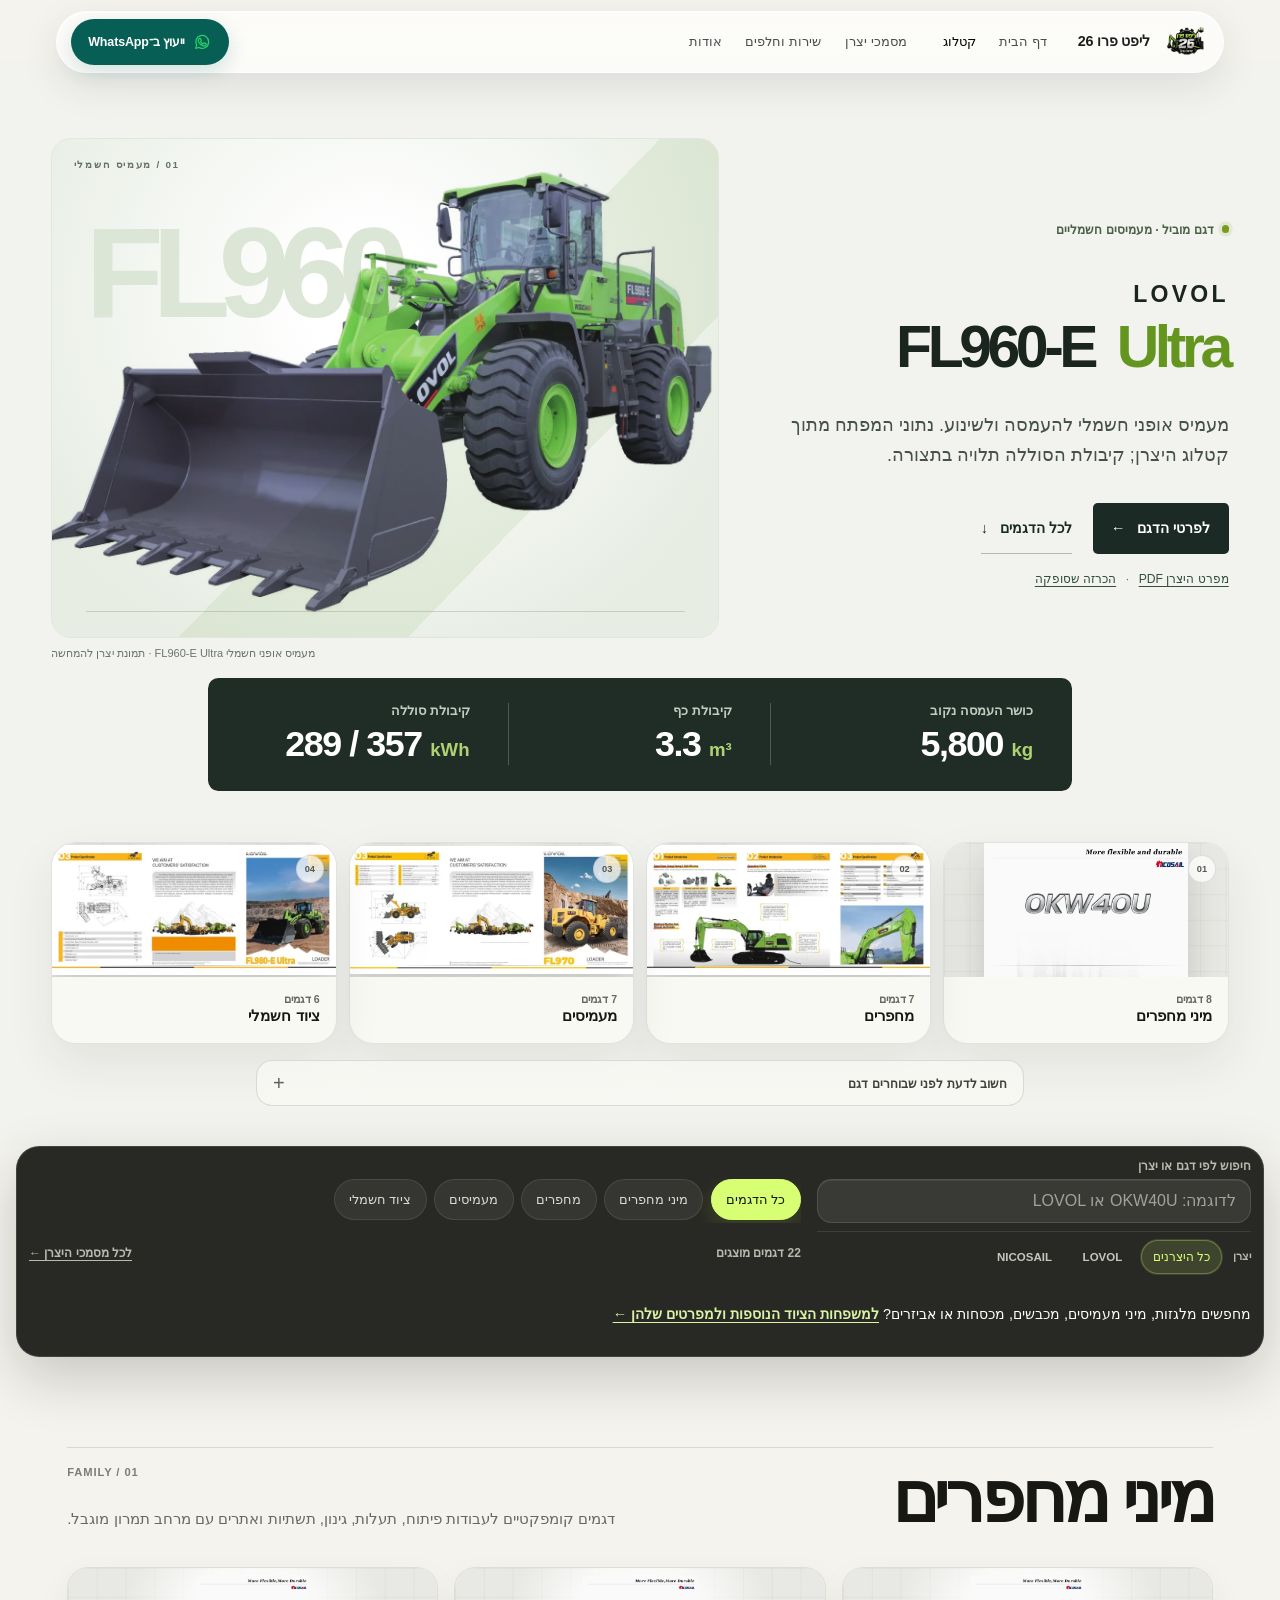
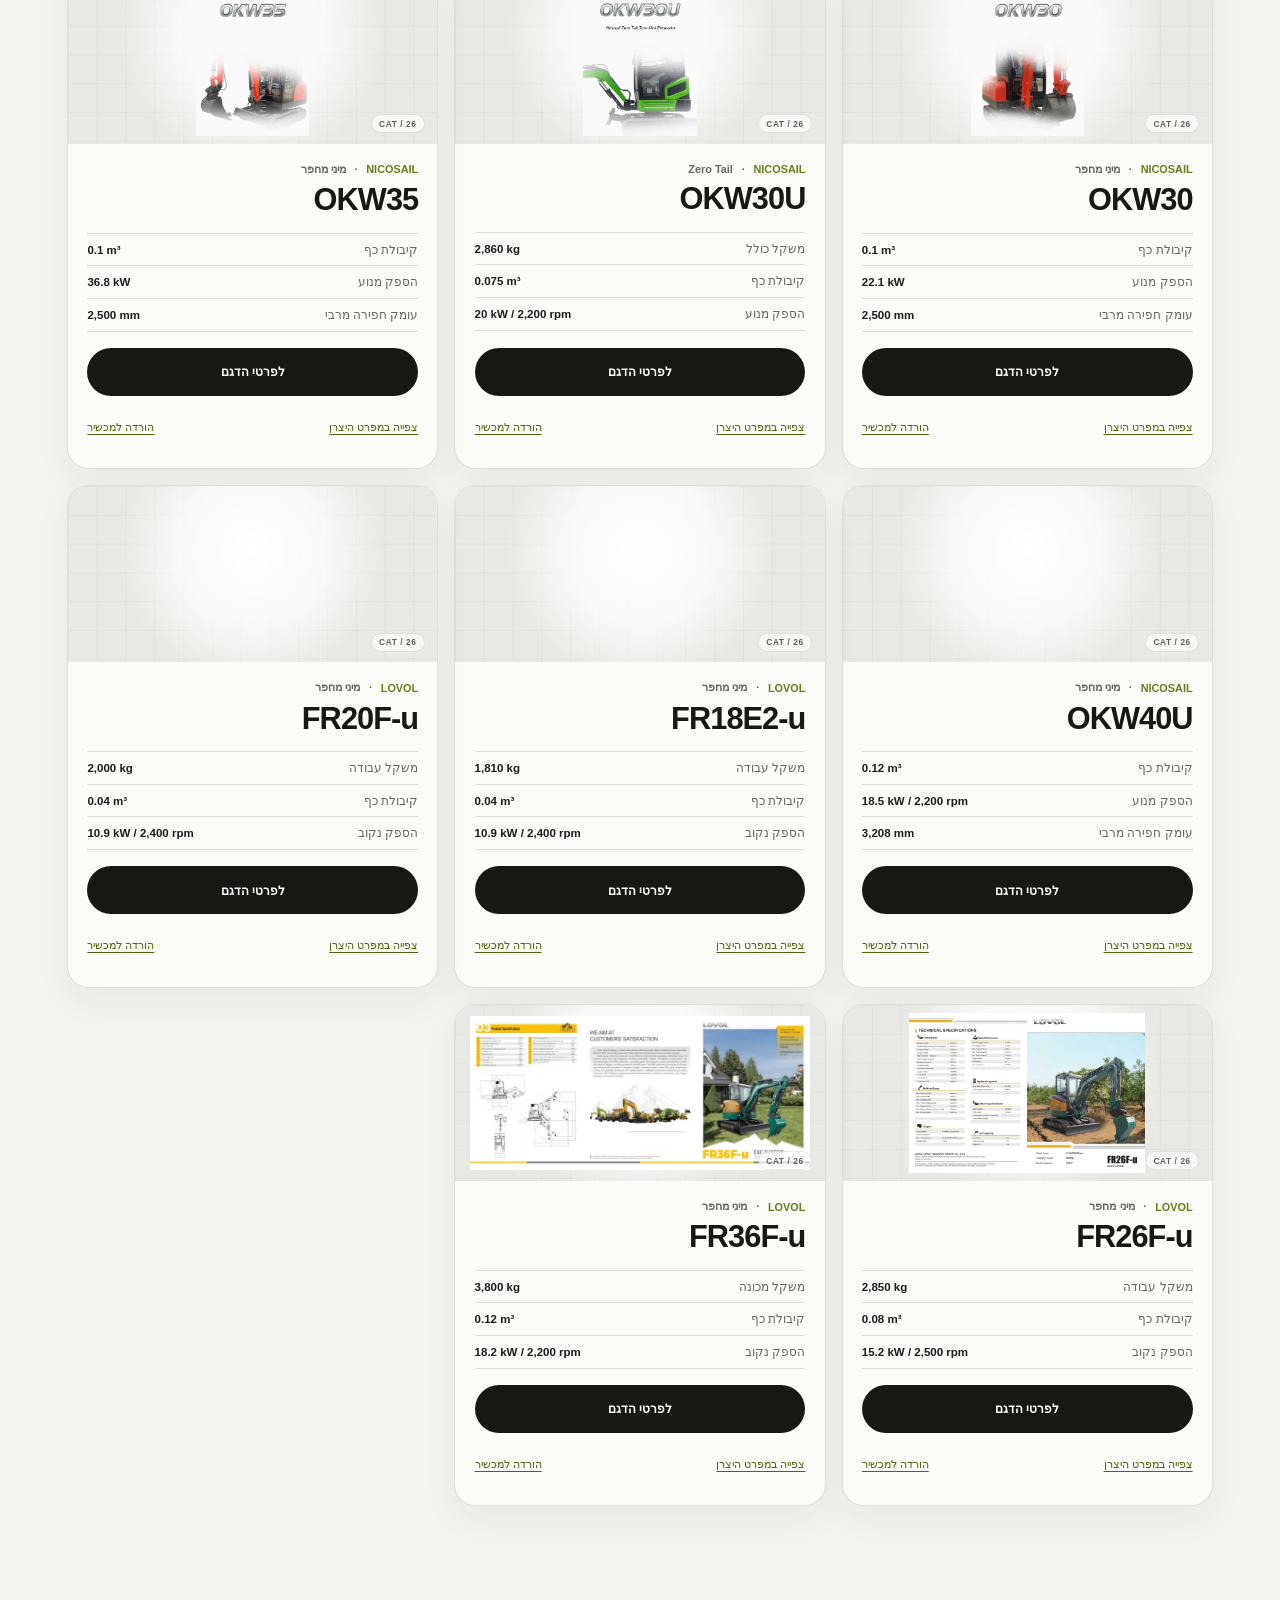
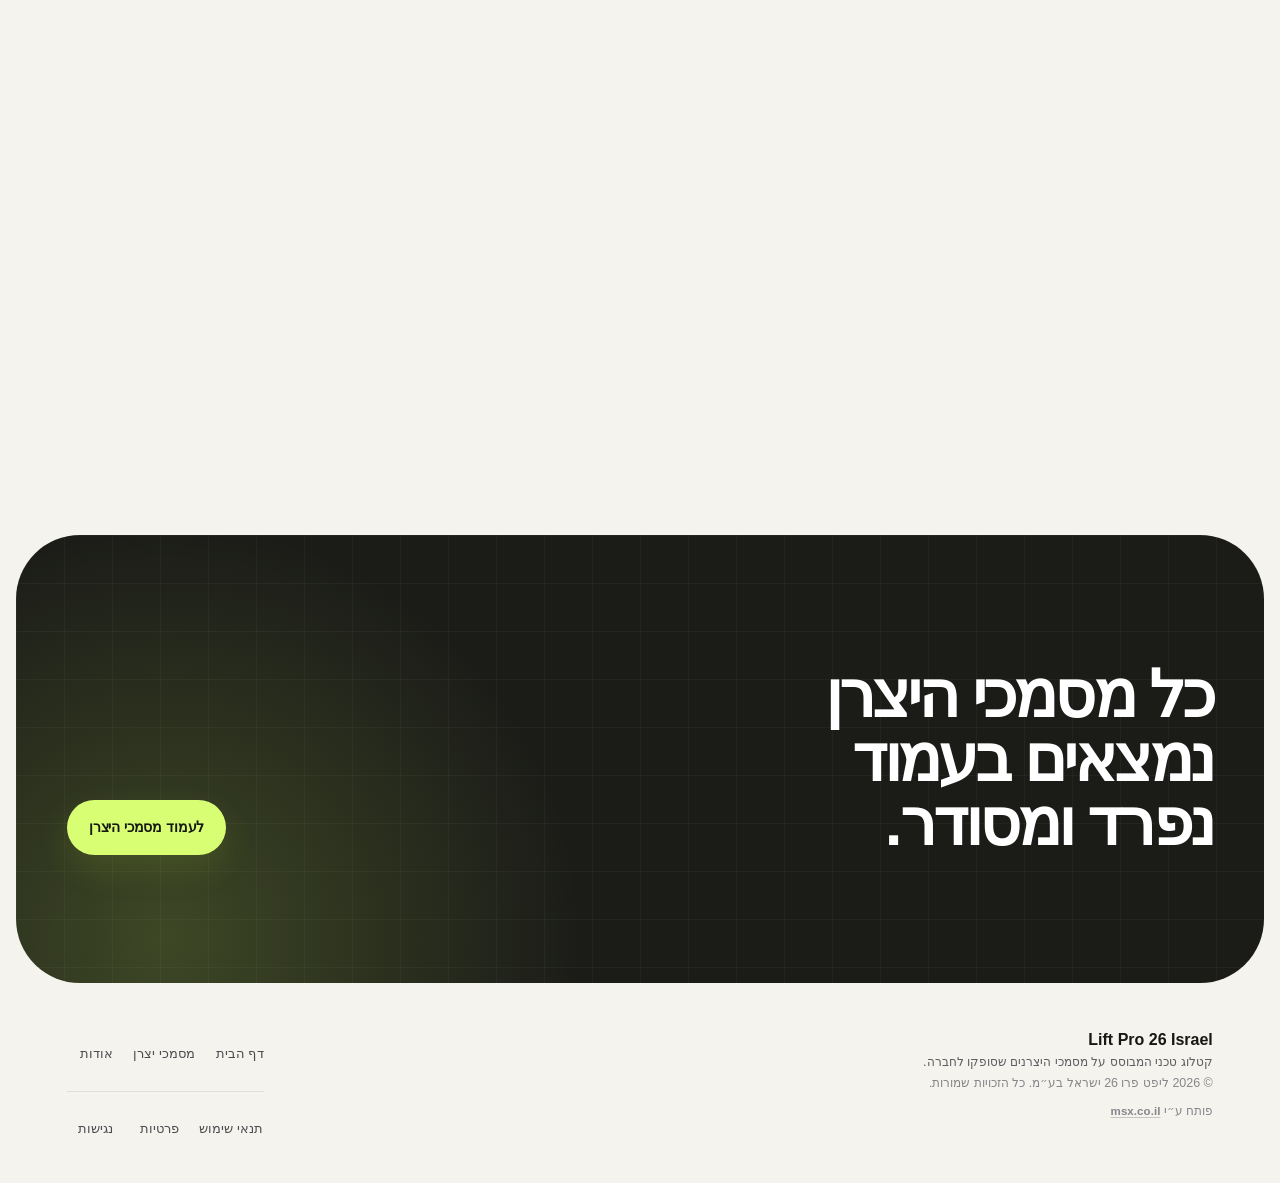
<file: landing-site/catalogue/index.html>
<!doctype html>
<html lang="he" dir="rtl" class="catalogue-document">
  <head>
    <meta charset="utf-8" />
    <meta name="viewport" content="width=device-width, initial-scale=1, viewport-fit=cover" />
    <meta
      name="description"
      content="קטלוג הציוד של Lift Pro 26 Israel: מחפרים, מיני מחפרים ומעמיסים של LOVOL ו-NICOSAIL, עם נתוני מפתח וקישורים למפרטי היצרן."
    />
    <meta name="theme-color" content="#f4f3ed" />
    <title>קטלוג ציוד | Lift Pro 26 Israel</title>
    <link rel="icon" href="../assets/brand/lift-pro-26-logo-runtime.webp" type="image/webp" />
    <link rel="stylesheet" href="../styles.css?v=33" />
    <link rel="stylesheet" href="./catalogue.css?v=23" />
    <script defer src="../hero.js?v=9"></script>
    <script defer src="./catalogue.js?v=15"></script>
  </head>
  <body class="catalogue-page inner-page" data-whatsapp-destination="972532414062">
    <a class="skip-link" href="#catalogue-content">דלגו לקטלוג</a>

    <header class="site-header" data-site-header>
      <div class="header-inner">
        <button class="menu-toggle" type="button" aria-expanded="false" aria-controls="site-menu" aria-label="פתיחת תפריט" data-menu-toggle>
          <span></span><span></span><span></span>
        </button>
        <a class="brand" href="../index.html" aria-label="ליפט פרו 26 ישראל בע״מ — דף הבית">
          <img src="../assets/brand/lift-pro-26-logo-runtime.webp" width="320" height="188" decoding="async" alt="" />
          <span>ליפט פרו 26<small>ישראל בע״מ</small></span>
        </a>
        <nav class="site-menu" id="site-menu" aria-label="ניווט ראשי" data-site-menu>
          <a href="../index.html">דף הבית</a>
          <a href="./index.html" aria-current="page">קטלוג</a>
          <a href="../documents/index.html">מסמכי יצרן</a>
          <a href="../index.html#service">שירות וחלפים</a>
          <a href="../about/index.html">אודות</a>
        </nav>
        <a
          class="header-action catalogue-whatsapp-action"
          href="https://wa.me/972532414062"
          target="_blank"
          rel="noopener noreferrer"
          data-whatsapp-link
          data-lead-channel="whatsapp"
          data-lead-context="catalogue-header"
          aria-label="פתיחת WhatsApp לייעוץ על בחירת דגם"
        >
          <svg aria-hidden="true" viewBox="0 0 24 24">
            <path d="M20.4 11.6a8.4 8.4 0 0 1-12.5 7.3L3.5 20l1.2-4.2a8.4 8.4 0 1 1 15.7-4.2Z"></path>
            <path d="M8.2 7.4c.2-.4.4-.4.7-.4h.5c.2 0 .4.1.5.5l.8 2c.1.3.1.5-.1.7l-.6.7c-.2.2-.1.4 0 .6.7 1.2 1.6 2.1 2.8 2.7.2.1.4.1.6-.1l.8-1c.2-.2.4-.3.7-.2l1.9.9c.3.1.5.3.5.5 0 .3-.2 1.5-1 2.1-.7.6-1.7.8-2.7.5-1.1-.3-2.5-.9-4.1-2.3-1.3-1.2-2.2-2.7-2.5-3.7-.4-1.1 0-2.1.4-2.5.2-.2.5-.6.8-1Z"></path>
          </svg>
          <span>ייעוץ ב־<bdi>WhatsApp</bdi></span>
        </a>
      </div>
    </header>

    <main id="catalogue-content">
      <section class="catalogue-hero" aria-labelledby="catalogue-title">
        <div class="catalogue-wrap catalogue-hero-grid">
          <div class="catalogue-feature-copy reveal-group">
            <p class="catalogue-kicker"><span aria-hidden="true"></span> דגם מוביל · מעמיסים חשמליים</p>
            <h1 id="catalogue-title"><span class="catalogue-model-make">LOVOL</span><span class="catalogue-model-name">FL960-E <i>Ultra</i></span></h1>
            <p class="catalogue-lead">מעמיס אופני חשמלי להעמסה ולשינוע. נתוני המפתח מתוך קטלוג היצרן; קיבולת הסוללה תלויה בתצורה.</p>
            <div class="catalogue-feature-actions">
              <a class="catalogue-feature-primary" href="./product/index.html?model=fl960-e-ultra">לפרטי הדגם <span aria-hidden="true">←</span></a>
              <a class="catalogue-feature-secondary" href="#models">לכל הדגמים <span aria-hidden="true">↓</span></a>
            </div>
            <p class="catalogue-feature-sources"><a href="./Catalogue of Electric Wheel Loaders 960~980.pdf#page=1">מפרט היצרן <bdi>PDF</bdi></a><span aria-hidden="true">·</span><a href="../assets/catalogue/lovol-fl960-e-ultra-poster.jpeg" target="_blank" rel="noopener noreferrer">הכרזה שסופקה</a></p>
          </div>
          <figure class="catalogue-feature-machine reveal-group">
            <div class="catalogue-machine-stage">
              <span class="catalogue-stage-index" aria-hidden="true">01 / מעמיס חשמלי</span>
              <span class="catalogue-stage-wordmark" aria-hidden="true">FL960</span>
              <img src="../assets/hero/lovol-fl960-e-ultra-desktop.webp" width="1440" height="966" decoding="async" fetchpriority="high" alt="מעמיס אופני חשמלי ירוק LOVOL FL960-E Ultra מתוך קטלוג היצרן" />
            </div>
            <figcaption>מעמיס אופני חשמלי <bdi>FL960-E Ultra</bdi> · תמונת יצרן להמחשה</figcaption>
          </figure>
          <dl class="catalogue-feature-specs reveal-group" aria-label="נתוני מפתח של הדגם">
            <div><dt>כושר העמסה נקוב</dt><dd dir="ltr">5,800 <small>kg</small></dd></div>
            <div><dt>קיבולת כף</dt><dd dir="ltr">3.3 <small>m³</small></dd></div>
            <div><dt>קיבולת סוללה</dt><dd dir="ltr">289 / 357 <small>kWh</small></dd></div>
          </dl>
          <nav class="catalogue-family-showcase reveal-group" aria-label="מעבר מהיר למשפחות ציוד">
            <a href="./index.html?filter=mini#models">
              <span class="showcase-visual"><img src="../assets/catalogue/cards/okw40u.webp" width="720" height="1019" decoding="async" alt="" /></span>
              <span><small>8 דגמים</small><strong>מיני מחפרים</strong></span>
            </a>
            <a href="./index.html?filter=excavator#models">
              <span class="showcase-visual"><img src="../assets/catalogue/cards/fr390f-ep.webp" width="720" height="330" decoding="async" alt="" /></span>
              <span><small>7 דגמים</small><strong>מחפרים</strong></span>
            </a>
            <a href="./index.html?filter=loader#models">
              <span class="showcase-visual"><img src="../assets/catalogue/cards/fl970.webp" width="720" height="326" decoding="async" alt="" /></span>
              <span><small>7 דגמים</small><strong>מעמיסים</strong></span>
            </a>
            <a href="./index.html?filter=electric#models">
              <span class="showcase-visual"><img src="../assets/catalogue/cards/fl980-e-ultra.webp" width="720" height="330" decoding="async" alt="" /></span>
              <span><small>6 דגמים</small><strong>ציוד חשמלי</strong></span>
            </a>
          </nav>
        </div>
        <details class="catalogue-wrap catalogue-disclaimer reveal-group">
          <summary>חשוב לדעת לפני שבוחרים דגם</summary>
          <p>
            הנתונים והתמונות מגיעים מקטלוגי היצרנים ומחומרי החברה שסופקו. הם אינם מהווים אישור למחיר, מלאי, זמן אספקה,
            אחריות או תצורה מסוימת. היצרנים מציינים שמפרטים ועיצוב עשויים להשתנות ללא הודעה,
            ושיש לאמת את פרטי הכלי בפועל לפני הזמנה.
          </p>
        </details>
      </section>

      <section class="catalogue-controls-section" id="models" aria-labelledby="models-title">
        <div class="catalogue-wrap">
          <div class="catalogue-controls-heading reveal-group">
            <div>
              <h2 id="models-title">מצאו את המשפחה הנכונה.</h2>
            </div>
            <label class="catalogue-search">
              <span>חיפוש לפי דגם או יצרן</span>
              <input type="search" inputmode="search" aria-label="חיפוש לפי דגם או יצרן" placeholder="לדוגמה: OKW40U או LOVOL" data-search />
            </label>
          </div>
          <div class="catalogue-filters reveal-group" role="group" aria-label="סינון לפי משפחת ציוד">
            <button type="button" data-filter="all" aria-pressed="true">כל הדגמים</button>
            <button type="button" data-filter="mini">מיני מחפרים</button>
            <button type="button" data-filter="excavator">מחפרים</button>
            <button type="button" data-filter="loader">מעמיסים</button>
            <button type="button" data-filter="electric">ציוד חשמלי</button>
          </div>
          <div class="catalogue-maker-row reveal-group">
            <span>יצרן</span>
            <div class="catalogue-makers" role="group" aria-label="סינון לפי יצרן">
              <button type="button" data-maker="all" aria-pressed="true">כל היצרנים</button>
              <button type="button" data-maker="lovol"><bdi>LOVOL</bdi></button>
              <button type="button" data-maker="nicosail"><bdi>NICOSAIL</bdi></button>
            </div>
          </div>
          <div class="catalogue-results-toolbar reveal-group">
            <p class="catalogue-result-count" aria-live="polite" data-result-count>22 דגמים מוצגים</p>
            <a href="../documents/index.html">לכל מסמכי היצרן ←</a>
          </div>
          <p class="catalogue-extension-link">מחפשים מלגזות, מיני מעמיסים, מכבשים, מכסחות או אביזרים? <a href="./additional-equipment.html">למשפחות הציוד הנוספות ולמפרטים שלהן ←</a></p>
          <p class="pdf-guidance" role="note">
            מסמכי היצרן עלולים להיות גדולים. פתחו לצפייה באותו חלון, ואם התצוגה לא נטענת בחרו
            <strong>הורדה למכשיר</strong>.
          </p>
          <div class="catalogue-empty-state" hidden data-empty-state>
            <p>לא מצאנו דגם תואם. אפסו את החיפוש והמסננים כדי לחזור לכל הדגמים.</p>
            <button type="button" data-clear-search>איפוס החיפוש והמסננים</button>
          </div>

          <details class="selection-guide reveal-group" data-selection-guide>
            <summary>לא בטוחים מאיפה להתחיל? בנו נקודת פתיחה</summary>
            <form class="selection-guide-form" data-guide-form>
              <label>
                <span>סוג המשימה</span>
                <select name="task" required>
                  <option value="">בחרו משימה</option>
                  <option value="excavator">חפירה ופיתוח</option>
                  <option value="loader">העמסה ושינוע</option>
                  <option value="electric">עבודה עם ציוד חשמלי</option>
                </select>
              </label>
              <label>
                <span>עומס או היקף עבודה</span>
                <select name="scale" required>
                  <option value="">בחרו היקף</option>
                  <option>קומפקטי</option>
                  <option>בינוני</option>
                  <option>כבד</option>
                </select>
              </label>
              <label>
                <span>תנאי השטח</span>
                <select name="terrain" required>
                  <option value="">בחרו תנאי שטח</option>
                  <option>מרחב מוגבל</option>
                  <option>אתר בנייה או תשתית</option>
                  <option>מחצבה או עבודה כבדה</option>
                </select>
              </label>
              <label>
                <span>קצב העבודה</span>
                <select name="pace" required>
                  <option value="">בחרו קצב</option>
                  <option>עבודה מזדמנת</option>
                  <option>עבודה יומית</option>
                  <option>עבודה רציפה</option>
                </select>
              </label>
              <button class="button" type="submit">הציגו נקודת פתיחה</button>
            </form>
            <p class="selection-guide-result" aria-live="polite" data-guide-result>
              ההכוונה מציעה משפחת ציוד לפי סוג המשימה. את ההתאמה להיקף העבודה, לתנאי השטח ולקצב העבודה מאמתים מול מפרט היצרן.
            </p>
          </details>
        </div>
      </section>

      <section
        class="model-family"
        id="mini-excavators"
        aria-labelledby="mini-title"
        data-family
      >
        <div class="catalogue-wrap">
          <header class="family-heading reveal-group">
            <h2 id="mini-title">מיני מחפרים</h2>
            <p>דגמים קומפקטיים לעבודות פיתוח, תעלות, גינון, תשתיות ואתרים עם מרחב תמרון מוגבל.</p>
          </header>
          <div class="model-grid">
            <article class="model-card reveal-group" data-model data-category="mini" data-searchable="NICOSAIL OKW30 מיני מחפר">
              <div class="model-visual portrait"><img data-src="../assets/catalogue/cards/okw30.webp" data-product-src="../assets/catalogue/okw30.webp" width="1273" height="1800" alt="מחפר זחלי NICOSAIL OKW30 מתוך קטלוג היצרן" /></div>
              <div class="model-content">
                <p class="model-meta"><bdi>NICOSAIL</bdi><span>מיני מחפר</span></p>
                <h3><bdi>OKW30</bdi></h3>
                <dl class="key-specs">
                  <div><dt>קיבולת כף</dt><dd dir="ltr">0.1 m³</dd></div>
                  <div><dt>הספק מנוע</dt><dd dir="ltr">22.1 kW</dd></div>
                  <div><dt>עומק חפירה מרבי</dt><dd dir="ltr">2,500 mm</dd></div>
                </dl>
                <div class="source-actions">
                  <a class="source-link" href="./okw30_英语.pdf">צפייה במפרט היצרן <span>PDF · 3.5 MB</span></a>
                  <a class="source-download" href="./okw30_英语.pdf" download="nicosail-okw30-spec.pdf">הורדה למכשיר</a>
                </div>
              </div>
            </article>

            <article class="model-card reveal-group" data-model data-category="mini" data-searchable="NICOSAIL OKW30U zero tail מיני מחפר">
              <div class="model-visual portrait"><img data-src="../assets/catalogue/cards/okw30u.webp" data-product-src="../assets/catalogue/okw30u.webp" width="1273" height="1800" loading="lazy" decoding="async" alt="מיני מחפר Zero Tail NICOSAIL OKW30U מתוך קטלוג היצרן" /></div>
              <div class="model-content">
                <p class="model-meta"><bdi>NICOSAIL</bdi><span>Zero Tail</span></p>
                <h3><bdi>OKW30U</bdi></h3>
                <dl class="key-specs">
                  <div><dt>משקל כולל</dt><dd dir="ltr">2,860 kg</dd></div>
                  <div><dt>קיבולת כף</dt><dd dir="ltr">0.075 m³</dd></div>
                  <div><dt>הספק מנוע</dt><dd dir="ltr">20 kW / 2,200 rpm</dd></div>
                </dl>
                <div class="source-actions">
                  <a class="source-link" href="./okw30u.pdf">צפייה במפרט היצרן <span>PDF · 5.4 MB</span></a>
                  <a class="source-download" href="./okw30u.pdf" download="nicosail-okw30u-spec.pdf">הורדה למכשיר</a>
                </div>
              </div>
            </article>

            <article class="model-card reveal-group" data-model data-category="mini" data-searchable="NICOSAIL OKW35 מיני מחפר">
              <div class="model-visual portrait"><img data-src="../assets/catalogue/cards/okw35.webp" data-product-src="../assets/catalogue/okw35.webp" width="1273" height="1800" loading="lazy" decoding="async" alt="מחפר זחלי NICOSAIL OKW35 מתוך קטלוג היצרן" /></div>
              <div class="model-content">
                <p class="model-meta"><bdi>NICOSAIL</bdi><span>מיני מחפר</span></p>
                <h3><bdi>OKW35</bdi></h3>
                <dl class="key-specs">
                  <div><dt>קיבולת כף</dt><dd dir="ltr">0.1 m³</dd></div>
                  <div><dt>הספק מנוע</dt><dd dir="ltr">36.8 kW</dd></div>
                  <div><dt>עומק חפירה מרבי</dt><dd dir="ltr">2,500 mm</dd></div>
                </dl>
                <div class="source-actions">
                  <a class="source-link" href="./okw35_英语.pdf">צפייה במפרט היצרן <span>PDF · 3.8 MB</span></a>
                  <a class="source-download" href="./okw35_英语.pdf" download="nicosail-okw35-spec.pdf">הורדה למכשיר</a>
                </div>
              </div>
            </article>

            <article class="model-card reveal-group" data-model data-category="mini" data-searchable="NICOSAIL OKW40U Kubota מיני מחפר">
              <div class="model-visual portrait"><img data-src="../assets/catalogue/cards/okw40u.webp" data-product-src="../assets/catalogue/okw40u.webp" width="1273" height="1800" loading="lazy" decoding="async" alt="מיני מחפר NICOSAIL OKW40U מתוך קטלוג היצרן" /></div>
              <div class="model-content">
                <p class="model-meta"><bdi>NICOSAIL</bdi><span>מיני מחפר</span></p>
                <h3><bdi>OKW40U</bdi></h3>
                <dl class="key-specs">
                  <div><dt>קיבולת כף</dt><dd dir="ltr">0.12 m³</dd></div>
                  <div><dt>הספק מנוע</dt><dd dir="ltr">18.5 kW / 2,200 rpm</dd></div>
                  <div><dt>עומק חפירה מרבי</dt><dd dir="ltr">3,208 mm</dd></div>
                </dl>
                <div class="source-actions">
                  <a class="source-link" href="./okw-40u.pdf">צפייה במפרט היצרן <span>PDF · 15.2 MB</span></a>
                  <a class="source-download" href="./okw-40u.pdf" download="nicosail-okw40u-spec.pdf">הורדה למכשיר</a>
                </div>
              </div>
            </article>

            <article class="model-card reveal-group" data-model data-category="mini" data-searchable="LOVOL FR18E2-u מיני מחפר">
              <div class="model-visual lovol"><img data-src="../assets/catalogue/cards/fr18e2-u.webp" data-product-src="../assets/catalogue/fr18e2-u.webp" width="1800" height="1230" loading="lazy" decoding="async" alt="מיני מחפר LOVOL FR18E2-u מתוך קטלוג היצרן" /></div>
              <div class="model-content">
                <p class="model-meta"><bdi>LOVOL</bdi><span>מיני מחפר</span></p>
                <h3><bdi>FR18E2-u</bdi></h3>
                <dl class="key-specs">
                  <div><dt>משקל עבודה</dt><dd dir="ltr">1,810 kg</dd></div>
                  <div><dt>קיבולת כף</dt><dd dir="ltr">0.04 m³</dd></div>
                  <div><dt>הספק נקוב</dt><dd dir="ltr">10.9 kW / 2,400 rpm</dd></div>
                </dl>
                <div class="source-actions">
                  <a class="source-link" href="./Catalogue of Excavators.pdf#page=1">צפייה במפרט היצרן <span>PDF · 39 MB</span></a>
                  <a class="source-download" href="./Catalogue of Excavators.pdf" download="lovol-excavators-catalogue.pdf">הורדה למכשיר</a>
                </div>
              </div>
            </article>

            <article class="model-card reveal-group" data-model data-category="mini" data-searchable="LOVOL FR20F-u מיני מחפר">
              <div class="model-visual lovol"><img data-src="../assets/catalogue/cards/fr20f-u.webp" data-product-src="../assets/catalogue/fr20f-u.webp" width="1800" height="1230" loading="lazy" decoding="async" alt="מיני מחפר LOVOL FR20F-u מתוך קטלוג היצרן" /></div>
              <div class="model-content">
                <p class="model-meta"><bdi>LOVOL</bdi><span>מיני מחפר</span></p>
                <h3><bdi>FR20F-u</bdi></h3>
                <dl class="key-specs">
                  <div><dt>משקל עבודה</dt><dd dir="ltr">2,000 kg</dd></div>
                  <div><dt>קיבולת כף</dt><dd dir="ltr">0.04 m³</dd></div>
                  <div><dt>הספק נקוב</dt><dd dir="ltr">10.9 kW / 2,400 rpm</dd></div>
                </dl>
                <div class="source-actions">
                  <a class="source-link" href="./Catalogue of Excavators.pdf#page=4">צפייה במפרט היצרן <span>PDF · 39 MB</span></a>
                  <a class="source-download" href="./Catalogue of Excavators.pdf" download="lovol-excavators-catalogue.pdf">הורדה למכשיר</a>
                </div>
              </div>
            </article>

            <article class="model-card reveal-group" data-model data-category="mini" data-searchable="LOVOL FR26F-u מיני מחפר">
              <div class="model-visual lovol"><img data-src="../assets/catalogue/cards/fr26f-u.webp" data-product-src="../assets/catalogue/fr26f-u.webp" width="1800" height="1222" loading="lazy" decoding="async" alt="מיני מחפר LOVOL FR26F-u מתוך קטלוג היצרן" /></div>
              <div class="model-content">
                <p class="model-meta"><bdi>LOVOL</bdi><span>מיני מחפר</span></p>
                <h3><bdi>FR26F-u</bdi></h3>
                <dl class="key-specs">
                  <div><dt>משקל עבודה</dt><dd dir="ltr">2,850 kg</dd></div>
                  <div><dt>קיבולת כף</dt><dd dir="ltr">0.08 m³</dd></div>
                  <div><dt>הספק נקוב</dt><dd dir="ltr">15.2 kW / 2,500 rpm</dd></div>
                </dl>
                <div class="source-actions">
                  <a class="source-link" href="./Catalogue of Excavators.pdf#page=7">צפייה במפרט היצרן <span>PDF · 39 MB</span></a>
                  <a class="source-download" href="./Catalogue of Excavators.pdf" download="lovol-excavators-catalogue.pdf">הורדה למכשיר</a>
                </div>
              </div>
            </article>

            <article class="model-card reveal-group" data-model data-category="mini" data-searchable="LOVOL FR36F-u מיני מחפר">
              <div class="model-visual lovol"><img data-src="../assets/catalogue/cards/fr36f-u.webp" data-product-src="../assets/catalogue/fr36f-u.webp" width="1800" height="815" loading="lazy" decoding="async" alt="מיני מחפר LOVOL FR36F-u מתוך קטלוג היצרן" /></div>
              <div class="model-content">
                <p class="model-meta"><bdi>LOVOL</bdi><span>מיני מחפר</span></p>
                <h3><bdi>FR36F-u</bdi></h3>
                <dl class="key-specs">
                  <div><dt>משקל מכונה</dt><dd dir="ltr">3,800 kg</dd></div>
                  <div><dt>קיבולת כף</dt><dd dir="ltr">0.12 m³</dd></div>
                  <div><dt>הספק נקוב</dt><dd dir="ltr">18.2 kW / 2,200 rpm</dd></div>
                </dl>
                <div class="source-actions">
                  <a class="source-link" href="./Catalogue of Excavators.pdf#page=19">צפייה במפרט היצרן <span>PDF · 39 MB</span></a>
                  <a class="source-download" href="./Catalogue of Excavators.pdf" download="lovol-excavators-catalogue.pdf">הורדה למכשיר</a>
                </div>
              </div>
            </article>
          </div>
        </div>
      </section>

      <section
        class="model-family"
        id="excavators"
        aria-labelledby="excavators-title"
        data-family
      >
        <div class="catalogue-wrap">
          <header class="family-heading reveal-group">
            <h2 id="excavators-title">מחפרים</h2>
            <p>ממחפרים קומפקטיים במשקל 5.7–6 טון ועד מחפר חשמלי כבד לעבודות תשתית, אבן ועפר.</p>
          </header>
          <div class="model-grid">
            <article class="model-card reveal-group" data-model data-category="excavator" data-searchable="NICOSAIL OKW906F מחפר">
              <div class="model-visual portrait"><img data-src="../assets/catalogue/cards/okw906f.webp" data-product-src="../assets/catalogue/okw906f.webp" width="1273" height="1800" loading="lazy" decoding="async" alt="מחפר NICOSAIL OKW906F מתוך קטלוג היצרן" /></div>
              <div class="model-content">
                <p class="model-meta"><bdi>NICOSAIL</bdi><span>מחפר</span></p>
                <h3><bdi>OKW906F</bdi></h3>
                <dl class="key-specs">
                  <div><dt>משקל עבודה</dt><dd dir="ltr">5,730 kg</dd></div>
                  <div><dt>קיבולת כף</dt><dd dir="ltr">0.18-0.23 m³</dd></div>
                  <div><dt>הספק נקוב</dt><dd dir="ltr">36.2 kW</dd></div>
                </dl>
                <div class="source-actions">
                  <a class="source-link" href="./OKW906F_英语.pdf">צפייה במפרט היצרן <span>PDF · 5.3 MB</span></a>
                  <a class="source-download" href="./OKW906F_英语.pdf" download="nicosail-okw906f-spec.pdf">הורדה למכשיר</a>
                </div>
              </div>
            </article>

            <article class="model-card reveal-group" data-model data-category="excavator" data-searchable="NICOSAIL OKW906G Pro מחפר">
              <div class="model-visual portrait"><img data-src="../assets/catalogue/cards/okw906g-pro.webp" data-product-src="../assets/catalogue/okw906g-pro.webp" width="1273" height="1800" loading="lazy" decoding="async" alt="מחפר NICOSAIL OKW906G Pro מתוך קטלוג היצרן" /></div>
              <div class="model-content">
                <p class="model-meta"><bdi>NICOSAIL</bdi><span>מחפר</span></p>
                <h3><bdi>OKW906G Pro</bdi></h3>
                <dl class="key-specs">
                  <div><dt>משקל עבודה</dt><dd dir="ltr">6,000 kg</dd></div>
                  <div><dt>קיבולת כף</dt><dd dir="ltr">0.24 m³</dd></div>
                  <div><dt>הספק נקוב</dt><dd dir="ltr">35.0 kW / 2,200 rpm</dd></div>
                </dl>
                <p class="model-note">היצרן מציין שמידות, משקלים וקיבולות הם ערכי תכנון נומינליים ועשויים לסטות בשיעור של עד 5%.</p>
                <div class="source-actions">
                  <a class="source-link" href="./OKW-906G pro_英语.pdf">צפייה במפרט היצרן <span>PDF · 34.7 MB</span></a>
                  <a class="source-download" href="./OKW-906G pro_英语.pdf" download="nicosail-okw906g-pro-spec.pdf">הורדה למכשיר</a>
                </div>
              </div>
            </article>

            <article class="model-card reveal-group" data-model data-category="excavator" data-searchable="NICOSAIL OKW913 ISUZU מחפר">
              <div class="model-visual"><img data-src="../assets/catalogue/cards/okw913-machine.webp" data-product-src="../assets/catalogue/okw913-machine.webp" width="1200" height="924" loading="lazy" decoding="async" alt="מחפר זחלי NICOSAIL OKW913 בצבע צהוב, מבט צד מלא מתוך קטלוג היצרן" /></div>
              <div class="model-content">
                <p class="model-meta"><bdi>NICOSAIL</bdi><span>מחפר</span></p>
                <h3><bdi>OKW913</bdi></h3>
                <dl class="key-specs">
                  <div><dt>משקל מכונה</dt><dd dir="ltr">13,000 kg</dd></div>
                  <div><dt>קיבולת כף</dt><dd dir="ltr">0.6 m³</dd></div>
                  <div><dt>הספק מנוע</dt><dd dir="ltr">73 kW / 2,000 rpm</dd></div>
                </dl>
                <div class="source-actions">
                  <a class="source-link" href="./okw913_英语.pdf">צפייה במפרט היצרן <span>PDF · 4.5 MB</span></a>
                  <a class="source-download" href="./okw913_英语.pdf" download="nicosail-okw913-spec.pdf">הורדה למכשיר</a>
                </div>
              </div>
            </article>

            <article class="model-card reveal-group" data-model data-category="excavator" data-searchable="NICOSAIL OKW925 מחפר 23T">
              <div class="model-visual portrait"><img data-src="../assets/catalogue/cards/okw925.webp" data-product-src="../assets/catalogue/okw925.webp" width="1273" height="1800" loading="lazy" decoding="async" alt="מחפר NICOSAIL OKW925 מתוך קטלוג היצרן" /></div>
              <div class="model-content">
                <p class="model-meta"><bdi>NICOSAIL</bdi><span>מחפר</span></p>
                <h3><bdi>OKW925</bdi></h3>
                <dl class="key-specs">
                  <div><dt>קיבולת כף</dt><dd dir="ltr">1.1 m³</dd></div>
                  <div><dt>הספק / סל״ד</dt><dd dir="ltr">124 kW / 2,050 rpm</dd></div>
                  <div><dt>עומק חפירה מרבי</dt><dd dir="ltr">6,480 mm</dd></div>
                </dl>
                <div class="source-actions">
                  <a class="source-link" href="./OKW925_英语.pdf">צפייה במפרט היצרן <span>PDF · 5.5 MB</span></a>
                  <a class="source-download" href="./OKW925_英语.pdf" download="nicosail-okw925-spec.pdf">הורדה למכשיר</a>
                </div>
              </div>
            </article>

            <article class="model-card reveal-group" data-model data-category="excavator" data-searchable="LOVOL FR55F-u מחפר">
              <div class="model-visual lovol"><img data-src="../assets/catalogue/cards/fr55f-u.webp" data-product-src="../assets/catalogue/fr55f-u.webp" width="1800" height="815" loading="lazy" decoding="async" alt="מחפר LOVOL FR55F-u מתוך קטלוג היצרן" /></div>
              <div class="model-content">
                <p class="model-meta"><bdi>LOVOL</bdi><span>מחפר</span></p>
                <h3><bdi>FR55F-u</bdi></h3>
                <dl class="key-specs">
                  <div><dt>משקל מכונה</dt><dd dir="ltr">5,750 kg</dd></div>
                  <div><dt>קיבולת כף</dt><dd dir="ltr">0.18 m³</dd></div>
                  <div><dt>הספק נקוב</dt><dd dir="ltr">35.5 kW / 2,200 rpm</dd></div>
                </dl>
                <div class="source-actions">
                  <a class="source-link" href="./Catalogue of Excavators.pdf#page=21">צפייה במפרט היצרן <span>PDF · 39 MB</span></a>
                  <a class="source-download" href="./Catalogue of Excavators.pdf" download="lovol-excavators-catalogue.pdf">הורדה למכשיר</a>
                </div>
              </div>
            </article>

            <article class="model-card reveal-group" data-model data-category="excavator electric" data-searchable="LOVOL FR215F-E electric מחפר חשמלי">
              <div class="model-visual lovol"><img data-src="../assets/catalogue/cards/fr215f-e.webp" data-product-src="../assets/catalogue/fr215f-e.webp" width="1800" height="824" loading="lazy" decoding="async" alt="מחפר חשמלי LOVOL FR215F-E מתוך קטלוג היצרן" /></div>
              <div class="model-content">
                <p class="model-meta"><bdi>LOVOL</bdi><span>מחפר חשמלי</span></p>
                <h3><bdi>FR215F-E</bdi></h3>
                <dl class="key-specs">
                  <div><dt>משקל מכונה</dt><dd dir="ltr">24,500 kg</dd></div>
                  <div><dt>קיבולת כף</dt><dd dir="ltr">1.1 m³</dd></div>
                  <div><dt>הספק נקוב</dt><dd dir="ltr">125 kW / 1,800 rpm</dd></div>
                </dl>
                <div class="source-actions">
                  <a class="source-link" href="./Catalogue of Excavators.pdf#page=23">צפייה במפרט היצרן <span>PDF · 39 MB</span></a>
                  <a class="source-download" href="./Catalogue of Excavators.pdf" download="lovol-excavators-catalogue.pdf">הורדה למכשיר</a>
                </div>
              </div>
            </article>

            <article class="model-card reveal-group" data-model data-category="excavator electric" data-searchable="LOVOL FR390F-EP electric מחפר חשמלי">
              <div class="model-visual lovol"><img data-src="../assets/catalogue/cards/fr390f-ep.webp" data-product-src="../assets/catalogue/fr390f-ep.webp" width="1800" height="824" loading="lazy" decoding="async" alt="מחפר חשמלי LOVOL FR390F-EP מתוך קטלוג היצרן" /></div>
              <div class="model-content">
                <p class="model-meta"><bdi>LOVOL</bdi><span>מחפר חשמלי בכבל</span></p>
                <h3><bdi>FR390F-EP</bdi></h3>
                <dl class="key-specs">
                  <div><dt>משקל עבודה</dt><dd dir="ltr">38,500 kg</dd></div>
                  <div><dt>קיבולת כף</dt><dd dir="ltr">2.2 m³ HD</dd></div>
                  <div><dt>הספק מנוע</dt><dd dir="ltr">200 kW</dd></div>
                </dl>
                <div class="source-actions">
                  <a class="source-link" href="./Catalogue of Excavators.pdf#page=26">צפייה במפרט היצרן <span>PDF · 39 MB</span></a>
                  <a class="source-download" href="./Catalogue of Excavators.pdf" download="lovol-excavators-catalogue.pdf">הורדה למכשיר</a>
                </div>
              </div>
            </article>
          </div>
        </div>
      </section>

      <section
        class="model-family"
        id="loaders"
        aria-labelledby="loaders-title"
        data-family
      >
        <div class="catalogue-wrap">
          <header class="family-heading reveal-group">
            <h2 id="loaders-title">מעמיסים אופניים</h2>
            <p>דגמי דיזל וחשמל להעמסה, מחצבות, תשתיות, אתרי עבודה ומערכים תפעוליים.</p>
          </header>
          <div class="model-grid">
            <article class="model-card reveal-group" data-model data-category="loader" data-searchable="LOVOL FL918 loader מעמיס">
              <div class="model-visual lovol"><img data-src="../assets/catalogue/cards/fl918.webp" data-product-src="../assets/catalogue/fl918.webp" width="1800" height="815" loading="lazy" decoding="async" alt="מעמיס אופני LOVOL FL918 מתוך קטלוג היצרן" /></div>
              <div class="model-content">
                <p class="model-meta"><bdi>LOVOL</bdi><span>מעמיס אופני</span></p>
                <h3><bdi>FL918</bdi></h3>
                <dl class="key-specs">
                  <div><dt>כושר העמסה נקוב</dt><dd dir="ltr">1,800 kg</dd></div>
                  <div><dt>קיבולת כף</dt><dd dir="ltr">1.2 m³</dd></div>
                  <div><dt>הספק נקוב</dt><dd dir="ltr">55.4 kW / 2,400 rpm</dd></div>
                </dl>
                <div class="source-actions">
                  <a class="source-link" href="./Catalogue of Loader.pdf#page=1">צפייה במפרט היצרן <span>PDF · 44 MB</span></a>
                  <a class="source-download" href="./Catalogue of Loader.pdf" download="lovol-wheel-loaders-catalogue.pdf">הורדה למכשיר</a>
                </div>
              </div>
            </article>

            <article class="model-card reveal-group" data-model data-category="loader" data-searchable="LOVOL FL960 loader מעמיס">
              <div class="model-visual lovol"><img data-src="../assets/catalogue/cards/fl960.webp" data-product-src="../assets/catalogue/fl960.webp" width="1800" height="815" loading="lazy" decoding="async" alt="מעמיס אופני LOVOL FL960 מתוך קטלוג היצרן" /></div>
              <div class="model-content">
                <p class="model-meta"><bdi>LOVOL</bdi><span>מעמיס אופני</span></p>
                <h3><bdi>FL960</bdi></h3>
                <dl class="key-specs">
                  <div><dt>כושר העמסה נקוב</dt><dd dir="ltr">5,500 kg</dd></div>
                  <div><dt>קיבולת כף</dt><dd dir="ltr">3.0 m³</dd></div>
                  <div><dt>הספק נקוב</dt><dd dir="ltr">170 kW / 2,200 rpm</dd></div>
                </dl>
                <div class="source-actions">
                  <a class="source-link" href="./Catalogue of Loader.pdf#page=3">צפייה במפרט היצרן <span>PDF · 44 MB</span></a>
                  <a class="source-download" href="./Catalogue of Loader.pdf" download="lovol-wheel-loaders-catalogue.pdf">הורדה למכשיר</a>
                </div>
              </div>
            </article>

            <article class="model-card reveal-group" data-model data-category="loader" data-searchable="LOVOL FL970 loader מעמיס">
              <div class="model-visual lovol"><img data-src="../assets/catalogue/cards/fl970.webp" data-product-src="../assets/catalogue/fl970.webp" width="1800" height="815" loading="lazy" decoding="async" alt="מעמיס אופני LOVOL FL970 מתוך קטלוג היצרן" /></div>
              <div class="model-content">
                <p class="model-meta"><bdi>LOVOL</bdi><span>מעמיס אופני</span></p>
                <h3><bdi>FL970</bdi></h3>
                <dl class="key-specs">
                  <div><dt>כושר העמסה נקוב</dt><dd dir="ltr">6,500 kg</dd></div>
                  <div><dt>קיבולת כף</dt><dd dir="ltr">4.0 m³</dd></div>
                  <div><dt>הספק נקוב</dt><dd dir="ltr">192 kW / 2,100 rpm</dd></div>
                </dl>
                <div class="source-actions">
                  <a class="source-link" href="./Catalogue of Loader.pdf#page=9">צפייה במפרט היצרן <span>PDF · 44 MB</span></a>
                  <a class="source-download" href="./Catalogue of Loader.pdf" download="lovol-wheel-loaders-catalogue.pdf">הורדה למכשיר</a>
                </div>
              </div>
            </article>

            <article class="model-card reveal-group" data-model data-category="loader electric" data-searchable="LOVOL FL960-E Ultra electric מעמיס חשמלי">
              <div class="model-visual lovol"><img data-src="../assets/catalogue/cards/fl960-e-ultra.webp" data-product-src="../assets/catalogue/fl960-e-ultra.webp" width="1800" height="824" loading="lazy" decoding="async" alt="מעמיס חשמלי LOVOL FL960-E Ultra מתוך קטלוג היצרן" /></div>
              <div class="model-content">
                <p class="model-meta"><bdi>LOVOL</bdi><span>מעמיס חשמלי</span></p>
                <h3><bdi>FL960-E Ultra</bdi></h3>
                <dl class="key-specs">
                  <div><dt>כושר העמסה נקוב</dt><dd dir="ltr">5,800 kg</dd></div>
                  <div><dt>קיבולת כף</dt><dd dir="ltr">3.3 m³</dd></div>
                  <div><dt>קיבולת סוללה</dt><dd dir="ltr">289 / 357 kWh</dd></div>
                </dl>
                <template data-product-details>
                  <dl>
                    <div><dt>משקל עבודה</dt><dd dir="ltr">18,600 kg</dd></div>
                    <div><dt>מתח נומינלי</dt><dd dir="ltr">538 V</dd></div>
                    <div><dt>מהירות מרבית בהילוך שני</dt><dd dir="ltr">36 km/h</dd></div>
                  </dl>
                  <p>בחומר המוצר שסופק מוצגים מיזוג אוויר, מצלמה אחורית, בלימה רגנרטיבית ומערכת כיבוי אש אוטומטית. יש לאמת את האבזור והתצורה המדויקים לפני הזמנה. נתוני המשקל והמתח לעיל לקוחים מאותו חומר; קטלוג היצרן מציג שתי אפשרויות לקיבולת סוללה.</p>
                </template>
                <div class="source-actions">
                  <a class="source-link" href="./Catalogue of Electric Wheel Loaders 960~980.pdf#page=1">צפייה במפרט היצרן <span>PDF · 19.7 MB</span></a>
                  <a class="source-download" href="./Catalogue of Electric Wheel Loaders 960~980.pdf" download="lovol-electric-wheel-loaders-catalogue.pdf">הורדה למכשיר</a>
                </div>
              </div>
            </article>

            <article class="model-card reveal-group" data-model data-category="loader electric" data-searchable="LOVOL FL966-E Ultra electric מעמיס חשמלי">
              <div class="model-visual lovol"><img data-src="../assets/catalogue/cards/fl966-e-ultra.webp" data-product-src="../assets/catalogue/fl966-e-ultra.webp" width="1800" height="824" loading="lazy" decoding="async" alt="מעמיס חשמלי LOVOL FL966-E Ultra מתוך קטלוג היצרן" /></div>
              <div class="model-content">
                <p class="model-meta"><bdi>LOVOL</bdi><span>מעמיס חשמלי</span></p>
                <h3><bdi>FL966-E Ultra</bdi></h3>
                <dl class="key-specs">
                  <div><dt>כושר העמסה נקוב</dt><dd dir="ltr">6,500 kg</dd></div>
                  <div><dt>קיבולת כף</dt><dd dir="ltr">4.0 m³</dd></div>
                  <div><dt>קיבולת סוללה</dt><dd dir="ltr">357 / 421 kWh</dd></div>
                </dl>
                <div class="source-actions">
                  <a class="source-link" href="./Catalogue of Electric Wheel Loaders 960~980.pdf#page=3">צפייה במפרט היצרן <span>PDF · 19.7 MB</span></a>
                  <a class="source-download" href="./Catalogue of Electric Wheel Loaders 960~980.pdf" download="lovol-electric-wheel-loaders-catalogue.pdf">הורדה למכשיר</a>
                </div>
              </div>
            </article>

            <article class="model-card reveal-group" data-model data-category="loader electric" data-searchable="LOVOL FL970-E Ultra electric מעמיס חשמלי">
              <div class="model-visual lovol"><img data-src="../assets/catalogue/cards/fl970-e-ultra.webp" data-product-src="../assets/catalogue/fl970-e-ultra.webp" width="1800" height="824" loading="lazy" decoding="async" alt="מעמיס חשמלי LOVOL FL970-E Ultra מתוך קטלוג היצרן" /></div>
              <div class="model-content">
                <p class="model-meta"><bdi>LOVOL</bdi><span>מעמיס חשמלי</span></p>
                <h3><bdi>FL970-E Ultra</bdi></h3>
                <dl class="key-specs">
                  <div><dt>כושר העמסה נקוב</dt><dd dir="ltr">7,000 kg</dd></div>
                  <div><dt>קיבולת כף</dt><dd dir="ltr">4.2 m³</dd></div>
                  <div><dt>קיבולת סוללה</dt><dd dir="ltr">421 kWh</dd></div>
                </dl>
                <div class="source-actions">
                  <a class="source-link" href="./Catalogue of Electric Wheel Loaders 960~980.pdf#page=5">צפייה במפרט היצרן <span>PDF · 19.7 MB</span></a>
                  <a class="source-download" href="./Catalogue of Electric Wheel Loaders 960~980.pdf" download="lovol-electric-wheel-loaders-catalogue.pdf">הורדה למכשיר</a>
                </div>
              </div>
            </article>

            <article class="model-card reveal-group" data-model data-category="loader electric" data-searchable="LOVOL FL980-E Ultra electric מעמיס חשמלי">
              <div class="model-visual lovol"><img data-src="../assets/catalogue/cards/fl980-e-ultra.webp" data-product-src="../assets/catalogue/fl980-e-ultra.webp" width="1800" height="824" loading="lazy" decoding="async" alt="מעמיס חשמלי LOVOL FL980-E Ultra מתוך קטלוג היצרן" /></div>
              <div class="model-content">
                <p class="model-meta"><bdi>LOVOL</bdi><span>מעמיס חשמלי</span></p>
                <h3><bdi>FL980-E Ultra</bdi></h3>
                <dl class="key-specs">
                  <div><dt>כושר העמסה נקוב</dt><dd dir="ltr">7,800 kg</dd></div>
                  <div><dt>קיבולת כף</dt><dd dir="ltr">4.5 m³</dd></div>
                  <div><dt>קיבולת סוללה</dt><dd dir="ltr">421 kWh</dd></div>
                </dl>
                <div class="source-actions">
                  <a class="source-link" href="./Catalogue of Electric Wheel Loaders 960~980.pdf#page=7">צפייה במפרט היצרן <span>PDF · 19.7 MB</span></a>
                  <a class="source-download" href="./Catalogue of Electric Wheel Loaders 960~980.pdf" download="lovol-electric-wheel-loaders-catalogue.pdf">הורדה למכשיר</a>
                </div>
              </div>
            </article>
          </div>
        </div>
      </section>

      <section class="catalogue-help">
        <div class="catalogue-wrap catalogue-help-inner reveal-group">
          <div>
            <h2>כל מסמכי היצרן נמצאים בעמוד נפרד ומסודר.</h2>
          </div>
          <a class="button" href="../documents/index.html">לעמוד מסמכי היצרן</a>
        </div>
      </section>
    </main>

    <dialog class="model-dialog" aria-labelledby="model-dialog-title" data-model-dialog>
      <button class="dialog-close" type="button" aria-label="סגירת תצוגת המוצר" data-dialog-close>×</button>
      <div class="dialog-layout">
        <div class="dialog-media" data-dialog-media></div>
        <div class="dialog-content">
          <p class="model-meta" data-dialog-meta></p>
          <h2 id="model-dialog-title" data-dialog-title></h2>
          <p class="dialog-intro">נתוני מפתח מתוך מסמך היצרן. יש לאמת את התצורה המדויקת לפני הזמנה.</p>
          <dl class="key-specs" data-dialog-specs></dl>
          <div class="dialog-note" data-dialog-note></div>
          <div class="dialog-actions" data-dialog-actions></div>
        </div>
      </div>
    </dialog>

    <footer class="site-footer">
      <div class="footer-brand"><strong><bdi>Lift Pro 26 Israel</bdi></strong><p>קטלוג טכני המבוסס על מסמכי היצרנים שסופקו לחברה.</p><p class="footer-meta">© <time datetime="2026">2026</time> ליפט פרו 26 ישראל בע״מ. כל הזכויות שמורות.</p><p class="footer-credit">פותח ע״י <a href="https://msx.co.il" target="_blank" rel="noopener noreferrer"><bdi>msx.co.il</bdi></a></p></div>
      <div class="footer-links">
        <nav aria-label="ניווט תחתון"><a href="../index.html">דף הבית</a><a href="../documents/index.html">מסמכי יצרן</a><a href="../about/index.html">אודות</a></nav>
        <nav aria-label="מידע משפטי ונגישות"><a href="../legal/index.html#terms">תנאי שימוש</a><a href="../legal/index.html#privacy">פרטיות</a><a href="../legal/index.html#accessibility">נגישות</a></nav>
      </div>
    </footer>

    <aside class="mobile-contact-dock catalogue-contact-dock" aria-label="יצירת קשר מהירה">
      <a
        class="mobile-whatsapp-action"
        href="https://wa.me/972532414062"
        target="_blank"
        rel="noopener noreferrer"
        data-whatsapp-link
        data-lead-channel="whatsapp"
        data-lead-context="catalogue-mobile-dock"
        aria-label="פתיחת WhatsApp לייעוץ על בחירת דגם"
      >
        <svg viewBox="0 0 24 24" aria-hidden="true" focusable="false"><path d="M20.4 11.6a8.4 8.4 0 0 1-12.5 7.3L3.5 20l1.2-4.2a8.4 8.4 0 1 1 15.7-4.2Z"></path><path d="M8.2 7.4c.2-.4.4-.4.7-.4h.5c.2 0 .4.1.5.5l.8 2c.1.3.1.5-.1.7l-.6.7c-.2.2-.1.4 0 .6.7 1.2 1.6 2.1 2.8 2.7.2.1.4.1.6-.1l.8-1c.2-.2.4-.3.7-.2l1.9.9c.3.1.5.3.5.5 0 .3-.2 1.5-1 2.1-.7.6-1.7.8-2.7.5-1.1-.3-2.5-.9-4.1-2.3-1.3-1.2-2.2-2.7-2.5-3.7-.4-1.1 0-2.1.4-2.5.2-.2.5-.6.8-1Z"></path></svg>
        <span class="contact-action-copy"><strong>ייעוץ ב־<bdi>WhatsApp</bdi></strong><small>עזרה בבחירת דגם</small></span>
      </a>
      <a
        class="mobile-phone-action"
        href="tel:+972532414062"
        data-lead-channel="phone"
        data-lead-context="catalogue-mobile-dock"
        aria-label="התקשרו לליפט פרו 26 במספר 053-241-4062"
      >
        <span>שיחה ישירה</span>
        <bdi>053-241-4062</bdi>
      </a>
    </aside>
  </body>
</html>
</file>
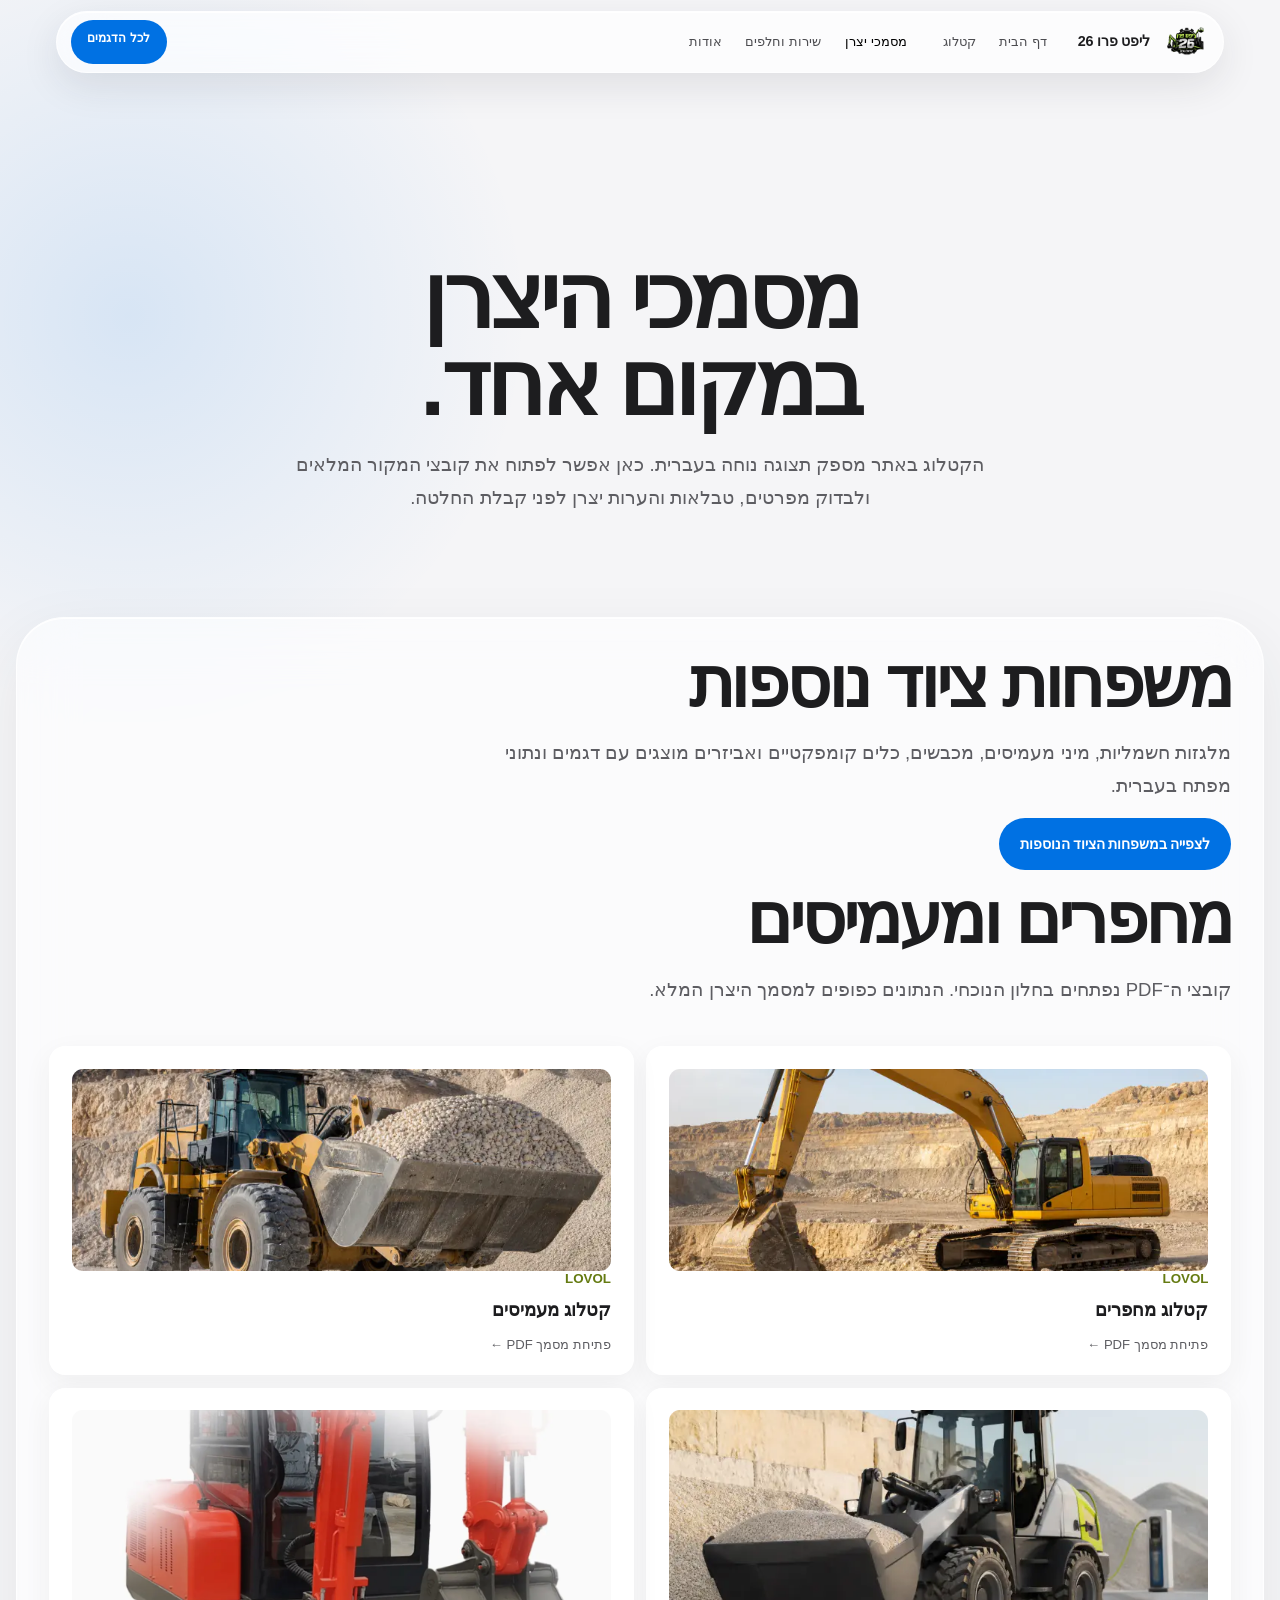
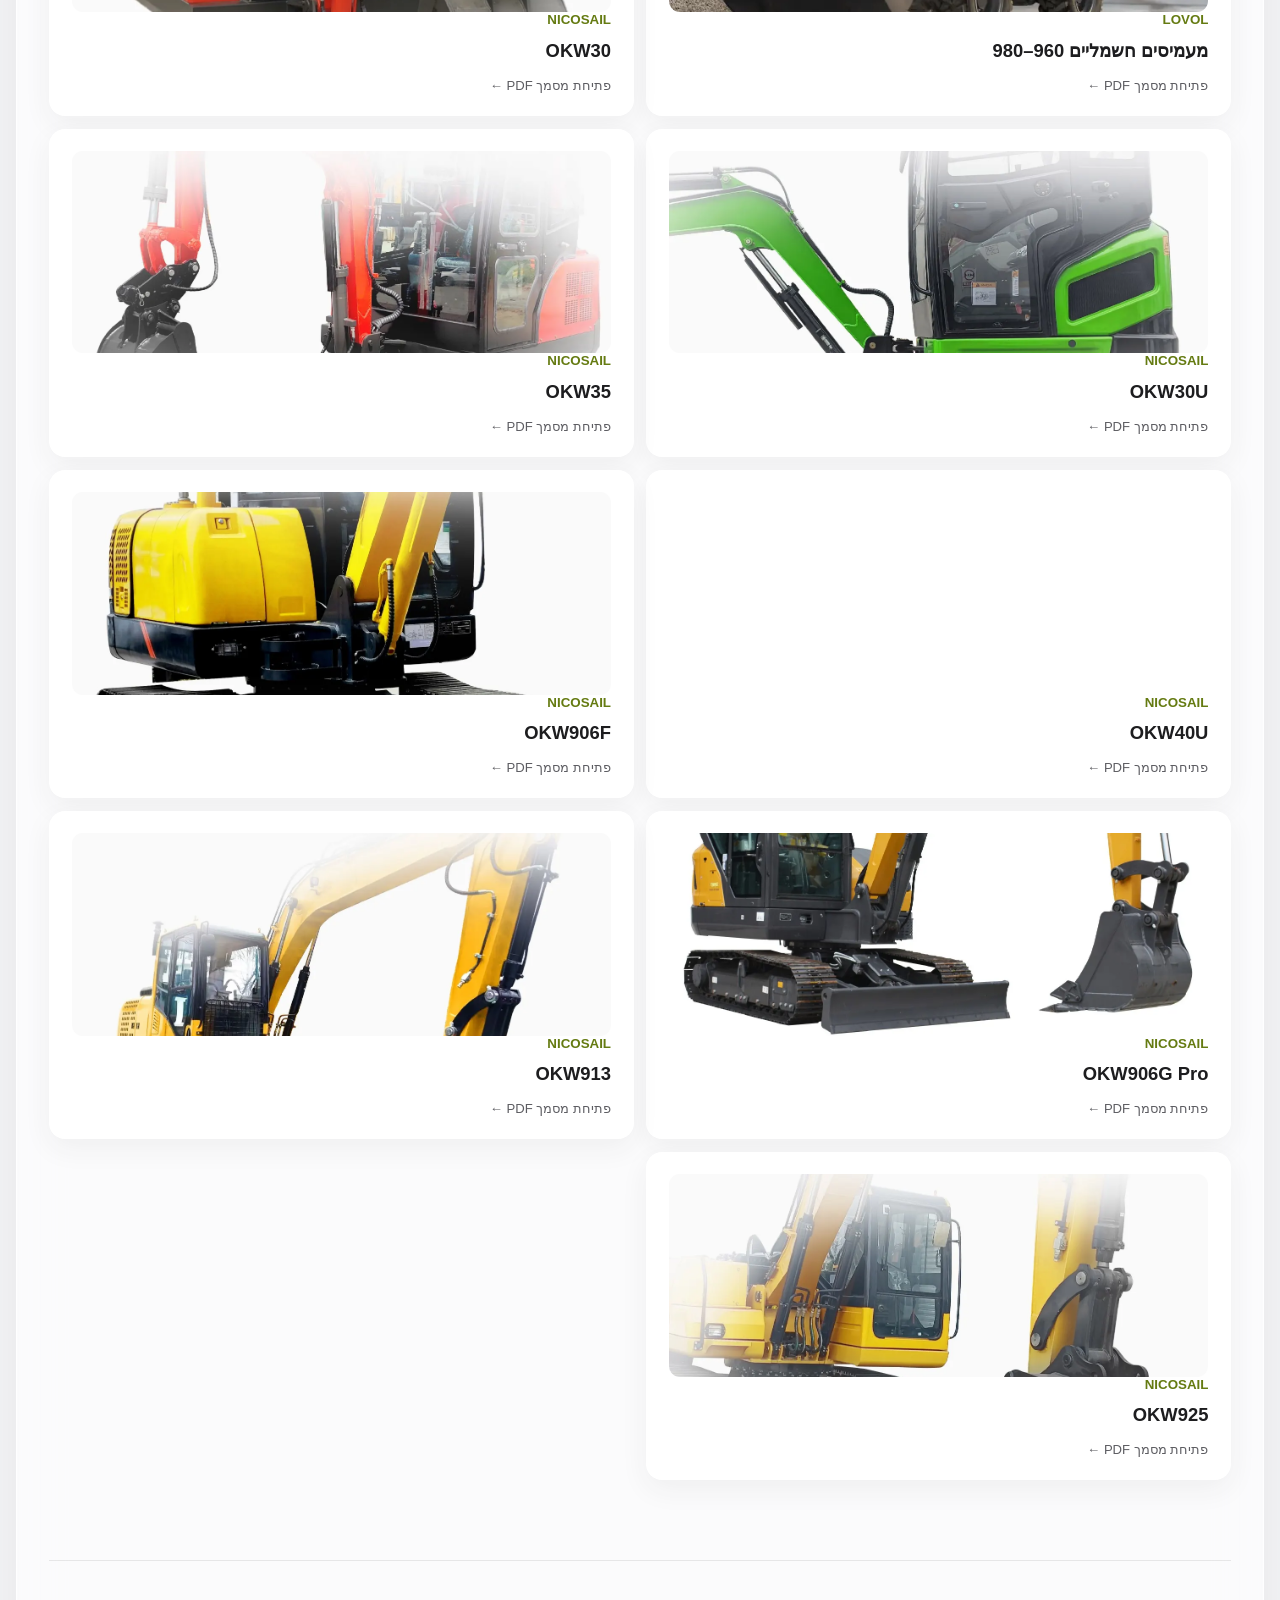
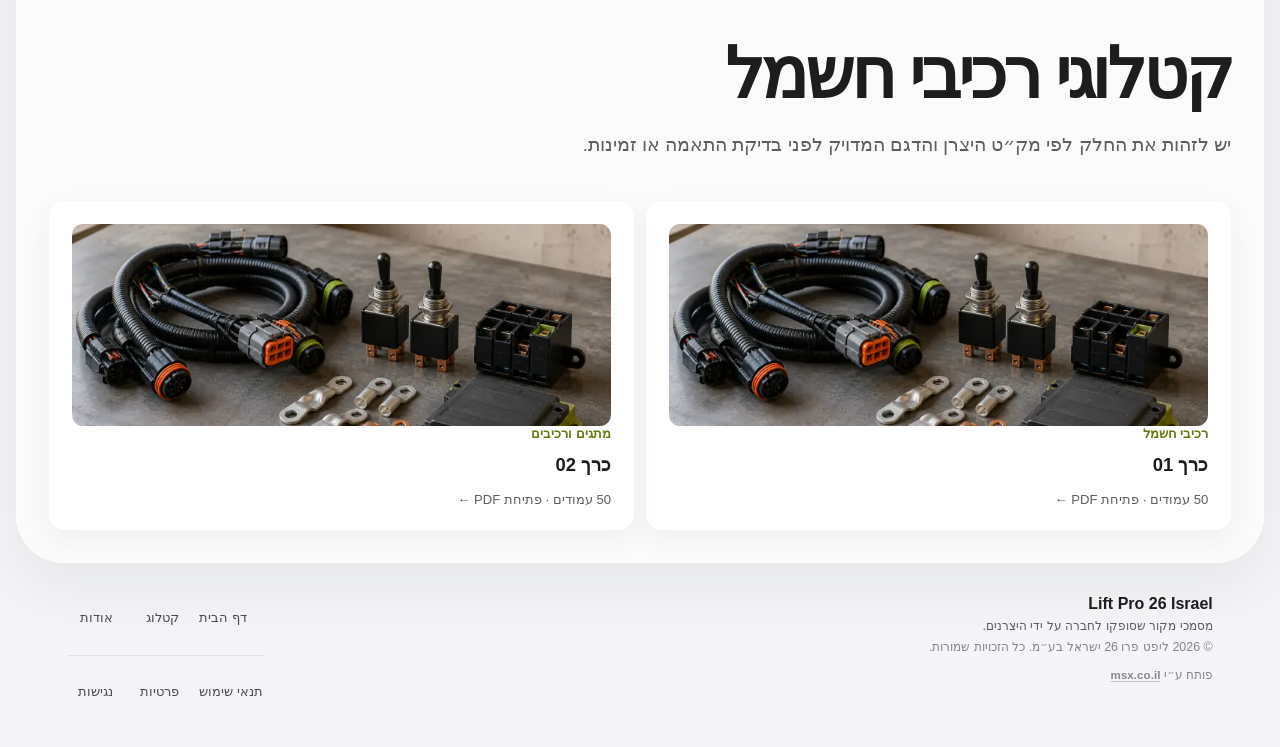
<file: landing-site/documents/index.html>
<!doctype html>
<html lang="he" dir="rtl">
  <head>
    <meta charset="utf-8" />
    <meta name="viewport" content="width=device-width, initial-scale=1, viewport-fit=cover" />
    <meta name="description" content="ספריית מסמכי היצרן של Lift Pro 26 Israel לציוד, דגמים ורכיבי חשמל." />
    <meta name="theme-color" content="#f7f4ed" />
    <title>מסמכי יצרן | Lift Pro 26 Israel</title>
    <link rel="icon" href="../assets/brand/lift-pro-26-logo-runtime.webp" type="image/webp" />
    <link rel="stylesheet" href="../styles.css?v=33" />
    <script defer src="../hero.js?v=9"></script>
  </head>
  <body class="inner-page">
    <a class="skip-link" href="#main-content">דלגו לתוכן הראשי</a>

    <header class="site-header" data-site-header>
      <div class="header-inner">
        <button class="menu-toggle" type="button" aria-expanded="false" aria-controls="site-menu" aria-label="פתיחת תפריט" data-menu-toggle>
          <span></span><span></span><span></span>
        </button>
        <a class="brand" href="../index.html" aria-label="ליפט פרו 26 ישראל בע״מ — דף הבית">
          <img src="../assets/brand/lift-pro-26-logo-runtime.webp" width="320" height="188" decoding="async" alt="" />
          <span>ליפט פרו 26<small>ישראל בע״מ</small></span>
        </a>
        <nav class="site-menu" id="site-menu" aria-label="ניווט ראשי" data-site-menu>
          <a href="../index.html">דף הבית</a>
          <a href="../catalogue/index.html">קטלוג</a>
          <a href="./index.html" aria-current="page">מסמכי יצרן</a>
          <a href="../index.html#service">שירות וחלפים</a>
          <a href="../about/index.html">אודות</a>
        </nav>
        <a class="header-action" href="../catalogue/index.html">לכל הדגמים</a>
      </div>
    </header>

    <main id="main-content">
      <section class="inner-hero">
        <div class="reveal-group">
          <h1>מסמכי היצרן במקום אחד.</h1>
          <p>
            הקטלוג באתר מספק תצוגה נוחה בעברית. כאן אפשר לפתוח את קובצי המקור המלאים
            ולבדוק מפרטים, טבלאות והערות יצרן לפני קבלת החלטה.
          </p>
        </div>
      </section>

      <div class="inner-content">
        <section aria-labelledby="additional-docs-title">
          <div class="section-heading reveal-group">
            <h2 id="additional-docs-title">משפחות ציוד נוספות</h2>
            <p>מלגזות חשמליות, מיני מעמיסים, מכבשים, כלים קומפקטיים ואביזרים מוצגים עם דגמים ונתוני מפתח בעברית.</p>
          </div>
          <p><a class="button" href="../catalogue/additional-equipment.html">לצפייה במשפחות הציוד הנוספות</a></p>
        </section>
        <section aria-labelledby="equipment-docs-title">
          <div class="section-heading reveal-group">
            <h2 id="equipment-docs-title">מחפרים ומעמיסים</h2>
            <p>קובצי ה־PDF נפתחים בחלון הנוכחי. הנתונים כפופים למסמך היצרן המלא.</p>
          </div>
          <div class="document-list" style="margin-top: 2.5rem">
            <a class="document-card reveal-group" href="../catalogue/Catalogue of Excavators.pdf"><img src="../assets/categories/excavators-v1.webp" width="720" height="540" loading="lazy" decoding="async" alt="מחפר זחלי באתר מחצבה" /><small>LOVOL</small><strong>קטלוג מחפרים</strong><span>פתיחת מסמך PDF ←</span></a>
            <a class="document-card reveal-group" href="../catalogue/Catalogue of Loader.pdf"><img src="../assets/categories/wheel-loaders-v1.webp" width="720" height="540" loading="lazy" decoding="async" alt="מעמיס אופני במחצבת אבן" /><small>LOVOL</small><strong>קטלוג מעמיסים</strong><span>פתיחת מסמך PDF ←</span></a>
            <a class="document-card reveal-group" href="../catalogue/Catalogue of Electric Wheel Loaders 960~980.pdf"><img src="../assets/categories/electric-equipment-v1.webp" width="720" height="540" loading="lazy" decoding="async" alt="מעמיס חשמלי בחצר תעשייתית" /><small>LOVOL</small><strong>מעמיסים חשמליים 960–980</strong><span>פתיחת מסמך PDF ←</span></a>
            <a class="document-card reveal-group" href="../catalogue/okw30_英语.pdf"><img class="document-card-model-image" src="../assets/catalogue/okw30.webp" width="1273" height="1800" loading="lazy" decoding="async" alt="מיני מחפר NICOSAIL OKW30 מתוך מסמך היצרן" /><small>NICOSAIL</small><strong>OKW30</strong><span>פתיחת מסמך PDF ←</span></a>
            <a class="document-card reveal-group" href="../catalogue/okw30u.pdf"><img class="document-card-model-image" src="../assets/catalogue/okw30u.webp" width="1273" height="1800" loading="lazy" decoding="async" alt="מיני מחפר NICOSAIL OKW30U מתוך מסמך היצרן" /><small>NICOSAIL</small><strong>OKW30U</strong><span>פתיחת מסמך PDF ←</span></a>
            <a class="document-card reveal-group" href="../catalogue/okw35_英语.pdf"><img class="document-card-model-image" src="../assets/catalogue/okw35.webp" width="1273" height="1800" loading="lazy" decoding="async" alt="מיני מחפר NICOSAIL OKW35 מתוך מסמך היצרן" /><small>NICOSAIL</small><strong>OKW35</strong><span>פתיחת מסמך PDF ←</span></a>
            <a class="document-card reveal-group" href="../catalogue/okw-40u.pdf"><img class="document-card-model-image" src="../assets/catalogue/okw40u.webp" width="1273" height="1800" loading="lazy" decoding="async" alt="מיני מחפר NICOSAIL OKW40U מתוך מסמך היצרן" /><small>NICOSAIL</small><strong>OKW40U</strong><span>פתיחת מסמך PDF ←</span></a>
            <a class="document-card reveal-group" href="../catalogue/OKW906F_英语.pdf"><img class="document-card-model-image" src="../assets/catalogue/okw906f.webp" width="1273" height="1800" loading="lazy" decoding="async" alt="מחפר NICOSAIL OKW906F מתוך מסמך היצרן" /><small>NICOSAIL</small><strong>OKW906F</strong><span>פתיחת מסמך PDF ←</span></a>
            <a class="document-card reveal-group" href="../catalogue/OKW-906G pro_英语.pdf"><img class="document-card-model-image" src="../assets/catalogue/okw906g-pro.webp" width="1273" height="1800" loading="lazy" decoding="async" alt="מחפר NICOSAIL OKW906G Pro מתוך מסמך היצרן" /><small>NICOSAIL</small><strong>OKW906G Pro</strong><span>פתיחת מסמך PDF ←</span></a>
            <a class="document-card reveal-group" href="../catalogue/okw913_英语.pdf"><img class="document-card-model-image" src="../assets/catalogue/okw913.webp" width="1273" height="1800" loading="lazy" decoding="async" alt="מחפר NICOSAIL OKW913 מתוך מסמך היצרן" /><small>NICOSAIL</small><strong>OKW913</strong><span>פתיחת מסמך PDF ←</span></a>
            <a class="document-card reveal-group" href="../catalogue/OKW925_英语.pdf"><img class="document-card-model-image" src="../assets/catalogue/okw925.webp" width="1273" height="1800" loading="lazy" decoding="async" alt="מחפר NICOSAIL OKW925 מתוך מסמך היצרן" /><small>NICOSAIL</small><strong>OKW925</strong><span>פתיחת מסמך PDF ←</span></a>
          </div>
        </section>

        <section style="margin-top: 5rem; padding-top: 5rem; border-top: 1px solid var(--border)" aria-labelledby="parts-docs-title">
          <div class="section-heading reveal-group">
            <h2 id="parts-docs-title">קטלוגי רכיבי חשמל</h2>
            <p>יש לזהות את החלק לפי מק״ט היצרן והדגם המדויק לפני בדיקת התאמה או זמינות.</p>
          </div>
          <div class="document-list" style="margin-top: 2.5rem">
            <a class="document-card reveal-group" href="../catalogue/2024羁诚电子1(1).pdf"><img src="../assets/categories/electrical-components-v1.webp" width="720" height="540" loading="lazy" decoding="async" alt="מחברים ורכיבי חשמל לציוד מכני" /><small>רכיבי חשמל</small><strong>כרך 01</strong><span>50 עמודים · פתיחת PDF ←</span></a>
            <a class="document-card reveal-group" href="../catalogue/2024羁诚电子2(1).pdf"><img src="../assets/categories/electrical-components-v1.webp" width="720" height="540" loading="lazy" decoding="async" alt="מחברים ורכיבי חשמל לציוד מכני" /><small>מתגים ורכיבים</small><strong>כרך 02</strong><span>50 עמודים · פתיחת PDF ←</span></a>
          </div>
        </section>
      </div>
    </main>

    <footer class="site-footer">
      <div class="footer-brand"><strong><bdi>Lift Pro 26 Israel</bdi></strong><p>מסמכי מקור שסופקו לחברה על ידי היצרנים.</p><p class="footer-meta">© <time datetime="2026">2026</time> ליפט פרו 26 ישראל בע״מ. כל הזכויות שמורות.</p><p class="footer-credit">פותח ע״י <a href="https://msx.co.il" target="_blank" rel="noopener noreferrer"><bdi>msx.co.il</bdi></a></p></div>
      <div class="footer-links">
        <nav aria-label="ניווט תחתון"><a href="../index.html">דף הבית</a><a href="../catalogue/index.html">קטלוג</a><a href="../about/index.html">אודות</a></nav>
        <nav aria-label="מידע משפטי ונגישות"><a href="../legal/index.html#terms">תנאי שימוש</a><a href="../legal/index.html#privacy">פרטיות</a><a href="../legal/index.html#accessibility">נגישות</a></nav>
      </div>
    </footer>
  </body>
</html>
</file>
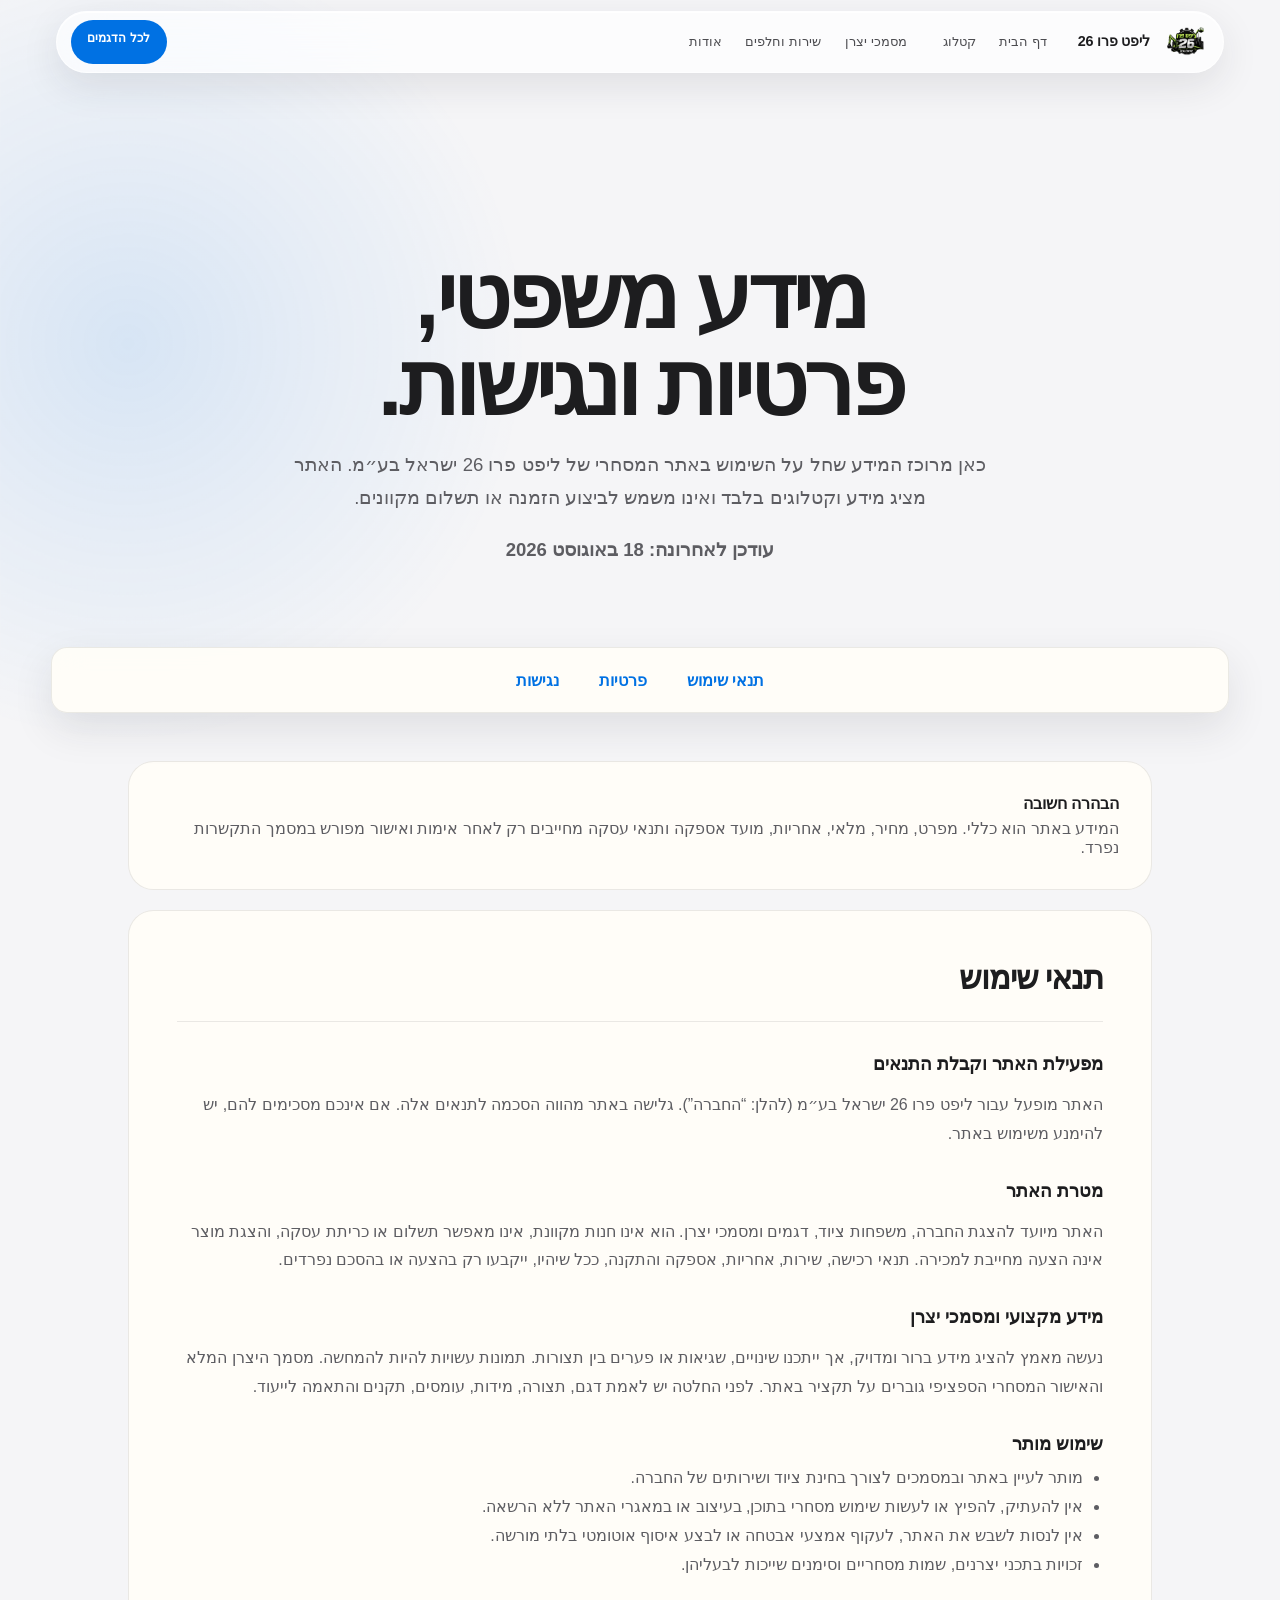
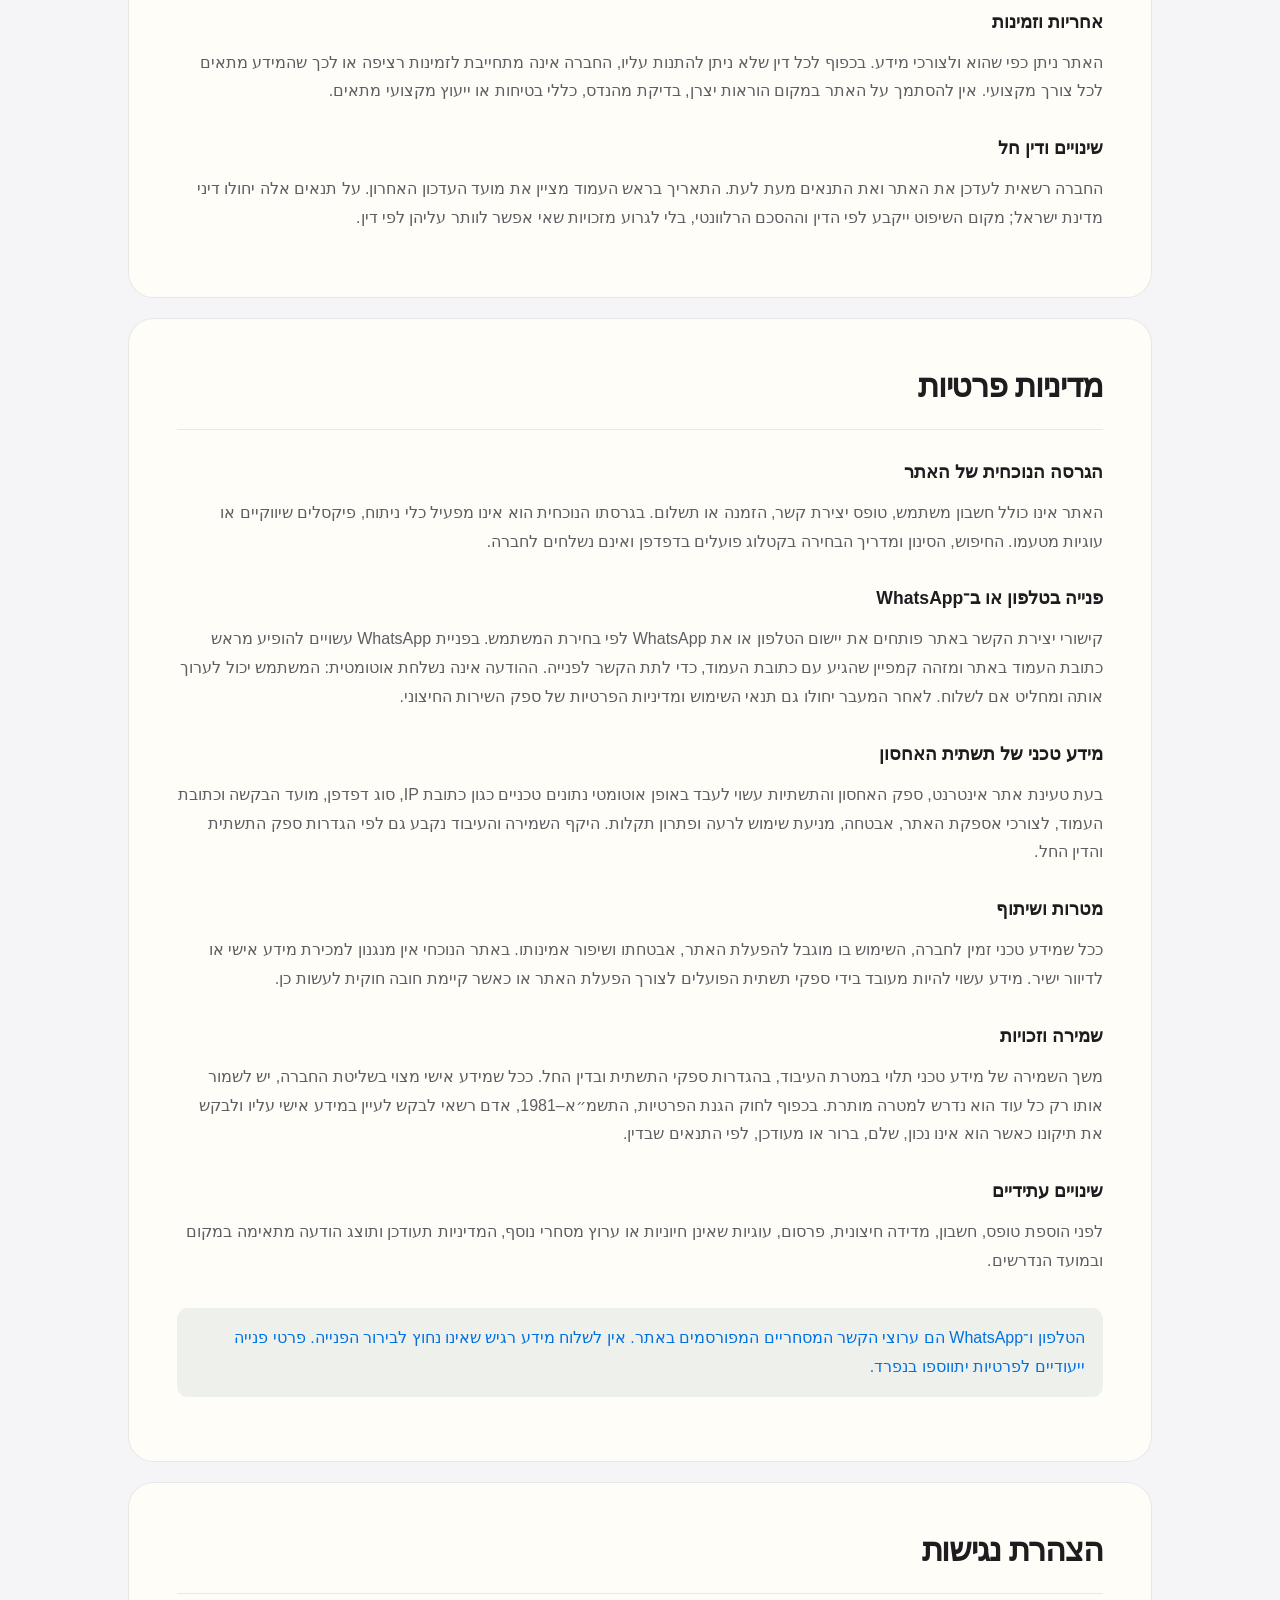
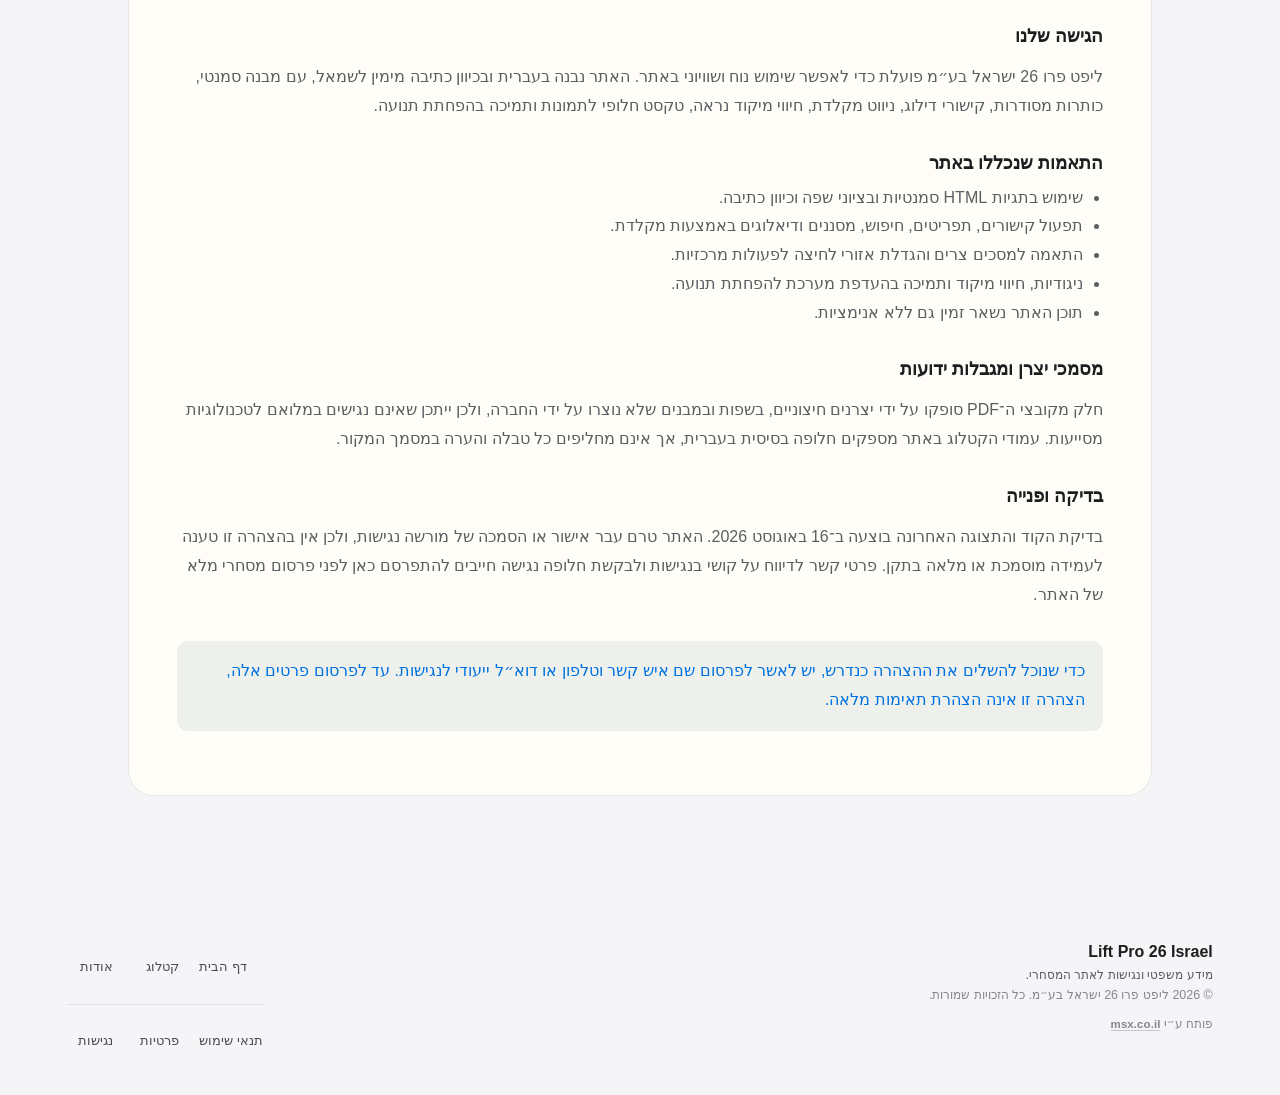
<file: landing-site/legal/index.html>
<!doctype html>
<html lang="he" dir="rtl">
  <head>
    <meta charset="utf-8" />
    <meta name="viewport" content="width=device-width, initial-scale=1, viewport-fit=cover" />
    <meta name="description" content="תנאי השימוש, מדיניות הפרטיות והצהרת הנגישות של אתר Lift Pro 26 Israel." />
    <meta name="theme-color" content="#f7f4ed" />
    <title>מידע משפטי ונגישות | Lift Pro 26 Israel</title>
    <link rel="icon" href="../assets/brand/lift-pro-26-logo-runtime.webp" type="image/webp" />
    <link rel="stylesheet" href="../styles.css?v=33" />
    <script defer src="../hero.js?v=9"></script>
  </head>
  <body class="inner-page legal-page">
    <a class="skip-link" href="#legal-content">דלגו למידע המשפטי</a>

    <header class="site-header" data-site-header>
      <div class="header-inner">
        <button class="menu-toggle" type="button" aria-expanded="false" aria-controls="site-menu" aria-label="פתיחת תפריט" data-menu-toggle>
          <span></span><span></span><span></span>
        </button>
        <a class="brand" href="../index.html" aria-label="ליפט פרו 26 ישראל בע״מ — דף הבית">
          <img src="../assets/brand/lift-pro-26-logo-runtime.webp" width="320" height="188" decoding="async" alt="" />
          <span>ליפט פרו 26<small>ישראל בע״מ</small></span>
        </a>
        <nav class="site-menu" id="site-menu" aria-label="ניווט ראשי" data-site-menu>
          <a href="../index.html">דף הבית</a>
          <a href="../catalogue/index.html">קטלוג</a>
          <a href="../documents/index.html">מסמכי יצרן</a>
          <a href="../index.html#service">שירות וחלפים</a>
          <a href="../about/index.html">אודות</a>
        </nav>
        <a class="header-action" href="../catalogue/index.html">לכל הדגמים</a>
      </div>
    </header>

    <main id="legal-content">
      <section class="inner-hero">
        <div>
          <h1>מידע משפטי, פרטיות ונגישות.</h1>
          <p>
            כאן מרוכז המידע שחל על השימוש באתר המסחרי של ליפט פרו 26 ישראל בע״מ.
            האתר מציג מידע וקטלוגים בלבד ואינו משמש לביצוע הזמנה או תשלום מקוונים.
          </p>
          <p class="legal-updated">עודכן לאחרונה: <time datetime="2026-08-18">18 באוגוסט 2026</time></p>
        </div>
      </section>

      <nav class="legal-index" aria-label="ניווט במידע המשפטי">
        <a href="#terms">תנאי שימוש</a>
        <a href="#privacy">פרטיות</a>
        <a href="#accessibility">נגישות</a>
      </nav>

      <div class="legal-content">
        <aside class="legal-notice" aria-label="הבהרה חשובה">
          <strong>הבהרה חשובה</strong>
          <p>
            המידע באתר הוא כללי. מפרט, מחיר, מלאי, אחריות, מועד אספקה ותנאי עסקה מחייבים
            רק לאחר אימות ואישור מפורש במסמך התקשרות נפרד.
          </p>
        </aside>

        <article class="legal-section" id="terms" aria-labelledby="terms-title">
          <header>
            <h2 id="terms-title">תנאי שימוש</h2>
          </header>

          <h3>מפעילת האתר וקבלת התנאים</h3>
          <p>
            האתר מופעל עבור ליפט פרו 26 ישראל בע״מ (להלן: “החברה”). גלישה באתר מהווה
            הסכמה לתנאים אלה. אם אינכם מסכימים להם, יש להימנע משימוש באתר.
          </p>

          <h3>מטרת האתר</h3>
          <p>
            האתר מיועד להצגת החברה, משפחות ציוד, דגמים ומסמכי יצרן. הוא אינו חנות מקוונת,
            אינו מאפשר תשלום או כריתת עסקה, והצגת מוצר אינה הצעה מחייבת למכירה. תנאי רכישה,
            שירות, אחריות, אספקה והתקנה, ככל שיהיו, ייקבעו רק בהצעה או בהסכם נפרדים.
          </p>

          <h3>מידע מקצועי ומסמכי יצרן</h3>
          <p>
            נעשה מאמץ להציג מידע ברור ומדויק, אך ייתכנו שינויים, שגיאות או פערים בין תצורות.
            תמונות עשויות להיות להמחשה. מסמך היצרן המלא והאישור המסחרי הספציפי גוברים על
            תקציר באתר. לפני החלטה יש לאמת דגם, תצורה, מידות, עומסים, תקנים והתאמה לייעוד.
          </p>

          <h3>שימוש מותר</h3>
          <ul>
            <li>מותר לעיין באתר ובמסמכים לצורך בחינת ציוד ושירותים של החברה.</li>
            <li>אין להעתיק, להפיץ או לעשות שימוש מסחרי בתוכן, בעיצוב או במאגרי האתר ללא הרשאה.</li>
            <li>אין לנסות לשבש את האתר, לעקוף אמצעי אבטחה או לבצע איסוף אוטומטי בלתי מורשה.</li>
            <li>זכויות בתכני יצרנים, שמות מסחריים וסימנים שייכות לבעליהן.</li>
          </ul>

          <h3>אחריות וזמינות</h3>
          <p>
            האתר ניתן כפי שהוא ולצורכי מידע. בכפוף לכל דין שלא ניתן להתנות עליו, החברה אינה
            מתחייבת לזמינות רציפה או לכך שהמידע מתאים לכל צורך מקצועי. אין להסתמך על האתר
            במקום הוראות יצרן, בדיקת מהנדס, כללי בטיחות או ייעוץ מקצועי מתאים.
          </p>

          <h3>שינויים ודין חל</h3>
          <p>
            החברה רשאית לעדכן את האתר ואת התנאים מעת לעת. התאריך בראש העמוד מציין את מועד
            העדכון האחרון. על תנאים אלה יחולו דיני מדינת ישראל; מקום השיפוט ייקבע לפי הדין
            וההסכם הרלוונטי, בלי לגרוע מזכויות שאי אפשר לוותר עליהן לפי דין.
          </p>
        </article>

        <article class="legal-section" id="privacy" aria-labelledby="privacy-title">
          <header>
            <h2 id="privacy-title">מדיניות פרטיות</h2>
          </header>

          <h3>הגרסה הנוכחית של האתר</h3>
          <p>
            האתר אינו כולל חשבון משתמש, טופס יצירת קשר, הזמנה או תשלום. בגרסתו הנוכחית
            הוא אינו מפעיל כלי ניתוח, פיקסלים שיווקיים או עוגיות מטעמו. החיפוש,
            הסינון ומדריך הבחירה בקטלוג פועלים בדפדפן ואינם נשלחים לחברה.
          </p>

          <h3>פנייה בטלפון או ב־<bdi>WhatsApp</bdi></h3>
          <p>
            קישורי יצירת הקשר באתר פותחים את יישום הטלפון או את <bdi>WhatsApp</bdi> לפי
            בחירת המשתמש. בפניית <bdi>WhatsApp</bdi> עשויים להופיע מראש כתובת העמוד באתר
            ומזהה קמפיין שהגיע עם כתובת העמוד, כדי לתת הקשר לפנייה. ההודעה אינה נשלחת
            אוטומטית: המשתמש יכול לערוך אותה ומחליט אם לשלוח. לאחר המעבר יחולו גם תנאי
            השימוש ומדיניות הפרטיות של ספק השירות החיצוני.
          </p>

          <h3>מידע טכני של תשתית האחסון</h3>
          <p>
            בעת טעינת אתר אינטרנט, ספק האחסון והתשתיות עשוי לעבד באופן אוטומטי נתונים
            טכניים כגון כתובת IP, סוג דפדפן, מועד הבקשה וכתובת העמוד, לצורכי אספקת האתר,
            אבטחה, מניעת שימוש לרעה ופתרון תקלות. היקף השמירה והעיבוד נקבע גם לפי הגדרות
            ספק התשתית והדין החל.
          </p>

          <h3>מטרות ושיתוף</h3>
          <p>
            ככל שמידע טכני זמין לחברה, השימוש בו מוגבל להפעלת האתר, אבטחתו ושיפור אמינותו.
            באתר הנוכחי אין מנגנון למכירת מידע אישי או לדיוור ישיר. מידע עשוי להיות
            מעובד בידי ספקי תשתית הפועלים לצורך הפעלת האתר או כאשר קיימת חובה חוקית לעשות כן.
          </p>

          <h3>שמירה וזכויות</h3>
          <p>
            משך השמירה של מידע טכני תלוי במטרת העיבוד, בהגדרות ספקי התשתית ובדין החל.
            ככל שמידע אישי מצוי בשליטת החברה, יש לשמור אותו רק כל עוד הוא נדרש למטרה
            מותרת. בכפוף לחוק הגנת הפרטיות, התשמ״א–1981, אדם רשאי לבקש לעיין במידע אישי
            עליו ולבקש את תיקונו כאשר הוא אינו נכון, שלם, ברור או מעודכן, לפי התנאים שבדין.
          </p>

          <h3>שינויים עתידיים</h3>
          <p>
            לפני הוספת טופס, חשבון, מדידה חיצונית, פרסום, עוגיות שאינן חיוניות או ערוץ
            מסחרי נוסף, המדיניות תעודכן ותוצג הודעה מתאימה במקום ובמועד הנדרשים.
          </p>

          <p class="legal-limit">
            הטלפון ו־<bdi>WhatsApp</bdi> הם ערוצי הקשר המסחריים המפורסמים באתר. אין לשלוח
            מידע רגיש שאינו נחוץ לבירור הפנייה. פרטי פנייה ייעודיים לפרטיות יתווספו בנפרד.
          </p>
        </article>

        <article class="legal-section" id="accessibility" aria-labelledby="accessibility-title">
          <header>
            <h2 id="accessibility-title">הצהרת נגישות</h2>
          </header>

          <h3>הגישה שלנו</h3>
          <p>
            ליפט פרו 26 ישראל בע״מ פועלת כדי לאפשר שימוש נוח ושוויוני באתר. האתר נבנה
            בעברית ובכיוון כתיבה מימין לשמאל, עם מבנה סמנטי, כותרות מסודרות, קישורי דילוג,
            ניווט מקלדת, חיווי מיקוד נראה, טקסט חלופי לתמונות ותמיכה בהפחתת תנועה.
          </p>

          <h3>התאמות שנכללו באתר</h3>
          <ul>
            <li>שימוש בתגיות HTML סמנטיות ובציוני שפה וכיוון כתיבה.</li>
            <li>תפעול קישורים, תפריטים, חיפוש, מסננים ודיאלוגים באמצעות מקלדת.</li>
            <li>התאמה למסכים צרים והגדלת אזורי לחיצה לפעולות מרכזיות.</li>
            <li>ניגודיות, חיווי מיקוד ותמיכה בהעדפת מערכת להפחתת תנועה.</li>
            <li>תוכן האתר נשאר זמין גם ללא אנימציות.</li>
          </ul>

          <h3>מסמכי יצרן ומגבלות ידועות</h3>
          <p>
            חלק מקובצי ה־PDF סופקו על ידי יצרנים חיצוניים, בשפות ובמבנים שלא נוצרו על ידי
            החברה, ולכן ייתכן שאינם נגישים במלואם לטכנולוגיות מסייעות. עמודי הקטלוג באתר
            מספקים חלופה בסיסית בעברית, אך אינם מחליפים כל טבלה והערה במסמך המקור.
          </p>

          <h3>בדיקה ופנייה</h3>
          <p>
            בדיקת הקוד והתצוגה האחרונה בוצעה ב־16 באוגוסט 2026. האתר טרם עבר אישור או
            הסמכה של מורשה נגישות, ולכן אין בהצהרה זו טענה לעמידה מוסמכת או מלאה בתקן.
            פרטי קשר לדיווח על קושי בנגישות ולבקשת חלופה נגישה חייבים להתפרסם כאן לפני
            פרסום מסחרי מלא של האתר.
          </p>

          <p class="legal-limit">
            כדי שנוכל להשלים את ההצהרה כנדרש, יש לאשר לפרסום שם איש קשר וטלפון או דוא״ל
            ייעודי לנגישות. עד לפרסום פרטים אלה, הצהרה זו אינה הצהרת תאימות מלאה.
          </p>
        </article>
      </div>
    </main>

    <footer class="site-footer">
      <div class="footer-brand"><strong><bdi>Lift Pro 26 Israel</bdi></strong><p>מידע משפטי ונגישות לאתר המסחרי.</p><p class="footer-meta">© <time datetime="2026">2026</time> ליפט פרו 26 ישראל בע״מ. כל הזכויות שמורות.</p><p class="footer-credit">פותח ע״י <a href="https://msx.co.il" target="_blank" rel="noopener noreferrer"><bdi>msx.co.il</bdi></a></p></div>
      <div class="footer-links">
        <nav aria-label="ניווט תחתון"><a href="../index.html">דף הבית</a><a href="../catalogue/index.html">קטלוג</a><a href="../about/index.html">אודות</a></nav>
        <nav aria-label="מידע משפטי ונגישות"><a href="#terms">תנאי שימוש</a><a href="#privacy">פרטיות</a><a href="#accessibility">נגישות</a></nav>
      </div>
    </footer>
  </body>
</html>
</file>
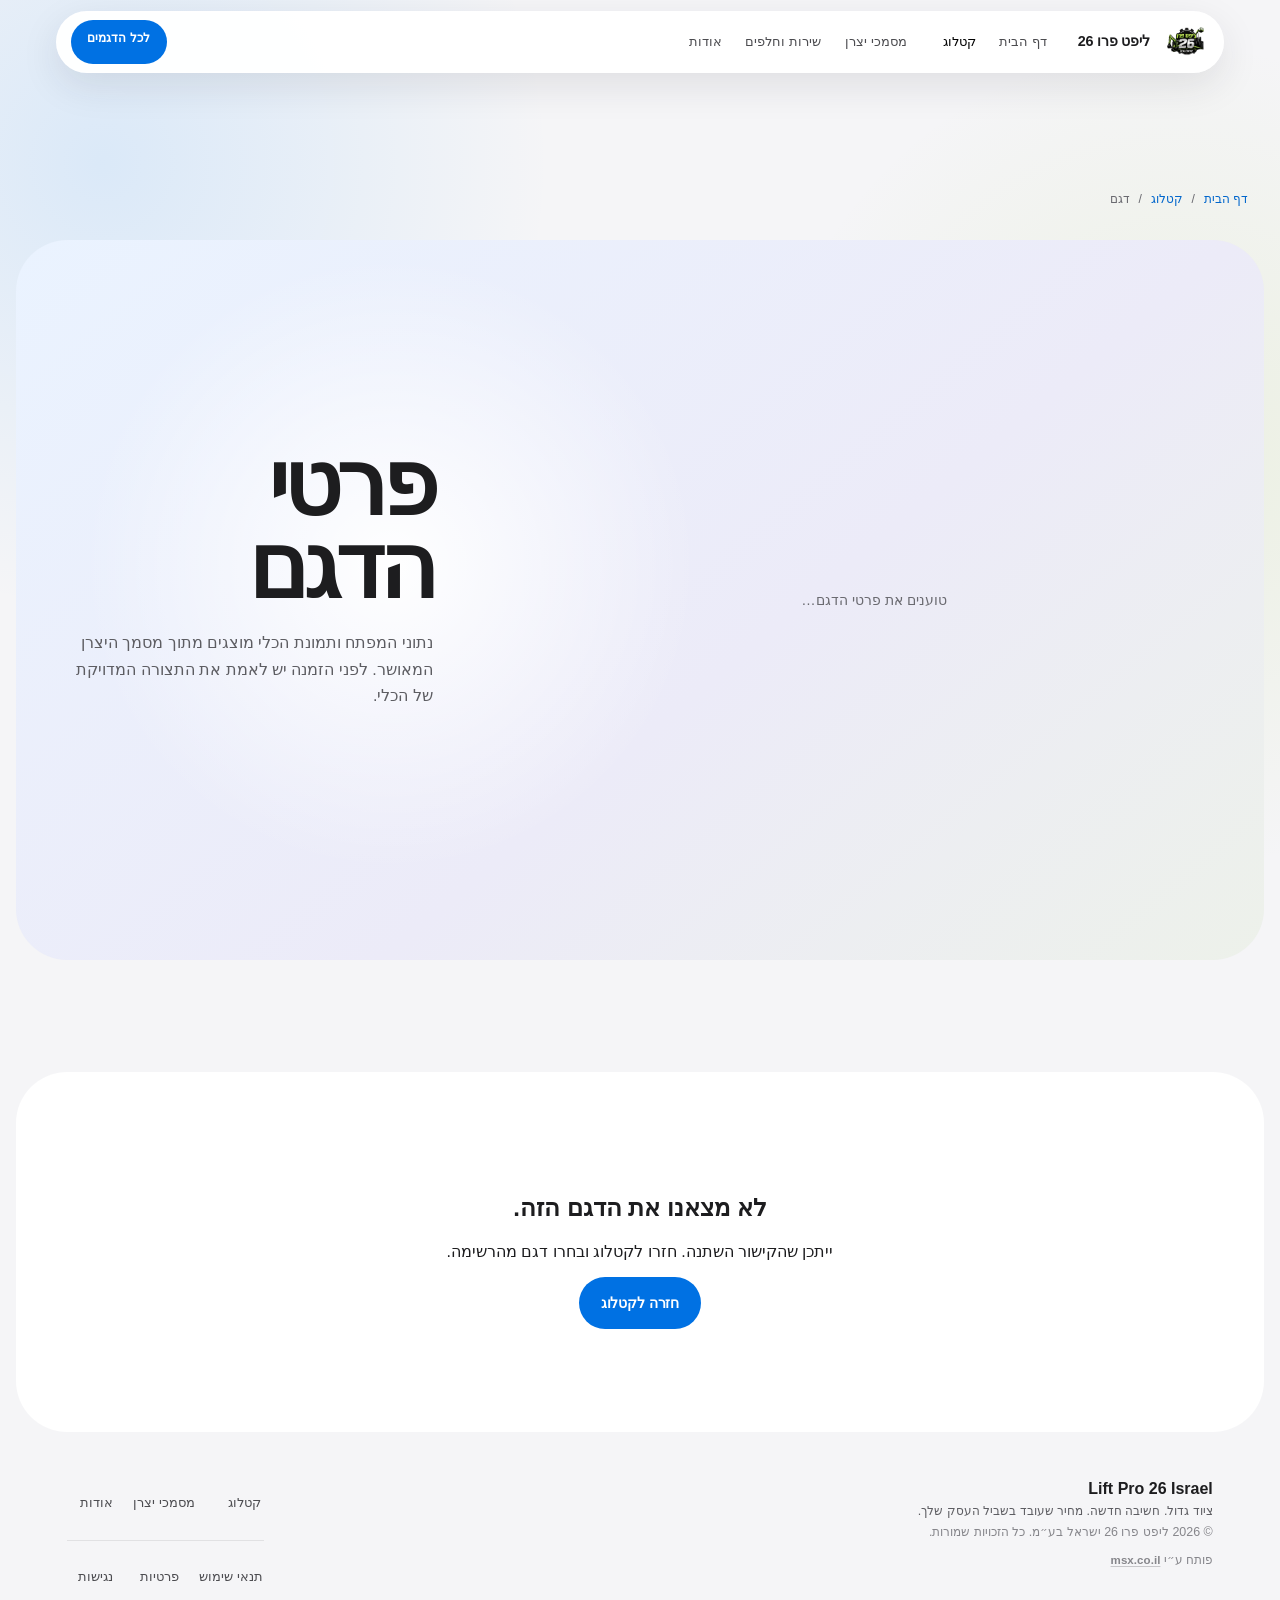
<file: landing-site/catalogue/product/index.html>
<!doctype html>
<html lang="he" dir="rtl">
  <head>
    <meta charset="utf-8" />
    <meta name="viewport" content="width=device-width, initial-scale=1, viewport-fit=cover" />
    <meta name="description" content="עמוד דגם מתוך קטלוג הציוד של Lift Pro 26 Israel, עם תמונת יצרן, נתוני מפתח וקישור למסמך המקור." />
    <meta name="theme-color" content="#f5f5f7" />
    <title>פרטי דגם | Lift Pro 26 Israel</title>
    <link rel="icon" href="../../assets/brand/lift-pro-26-logo-runtime.webp" type="image/webp" />
    <link rel="stylesheet" href="../../styles.css?v=33" />
    <link rel="stylesheet" href="./product.css?v=7" />
    <script defer src="../../hero.js?v=9"></script>
    <script defer src="./product-data.js?v=5"></script>
    <script defer src="./product.js?v=9"></script>
  </head>
  <body class="product-page inner-page" data-whatsapp-destination="972532414062">
    <a class="skip-link" href="#product-content">דלגו לפרטי הדגם</a>

    <header class="site-header" data-site-header>
      <div class="header-inner">
        <button class="menu-toggle" type="button" aria-expanded="false" aria-controls="site-menu" aria-label="פתיחת תפריט" data-menu-toggle>
          <span></span><span></span><span></span>
        </button>
        <a class="brand" href="../../index.html" aria-label="ליפט פרו 26 ישראל בע״מ — דף הבית">
          <img src="../../assets/brand/lift-pro-26-logo-runtime.webp" width="320" height="188" decoding="async" alt="" />
          <span>ליפט פרו 26<small>ישראל בע״מ</small></span>
        </a>
        <nav class="site-menu" id="site-menu" aria-label="ניווט ראשי" data-site-menu>
          <a href="../../index.html">דף הבית</a>
          <a href="../index.html" aria-current="page">קטלוג</a>
          <a href="../../documents/index.html">מסמכי יצרן</a>
          <a href="../../index.html#service">שירות וחלפים</a>
          <a href="../../about/index.html">אודות</a>
        </nav>
        <a class="header-action" href="../index.html">לכל הדגמים</a>
      </div>
    </header>

    <main id="product-content">
      <nav class="product-breadcrumbs" aria-label="פירורי לחם">
        <a href="../../index.html">דף הבית</a><span aria-hidden="true">/</span>
        <a href="../index.html">קטלוג</a><span aria-hidden="true">/</span>
        <span data-breadcrumb-model>דגם</span>
      </nav>

      <section class="product-stage" aria-labelledby="product-title" data-product-stage aria-busy="true">
        <div class="product-visual" data-product-media>
          <div class="product-loading" aria-live="polite">טוענים את פרטי הדגם…</div>
        </div>
        <div class="product-summary">
          <div class="product-meta" data-product-meta></div>
          <h1 id="product-title" data-product-title>פרטי הדגם</h1>
          <p class="product-intro">נתוני המפתח ותמונת הכלי מוצגים מתוך מסמך היצרן המאושר. לפני הזמנה יש לאמת את התצורה המדויקת של הכלי.</p>
          <dl class="product-specs" data-product-specs></dl>
          <div class="product-note" data-product-note></div>
          <div class="product-actions" data-product-actions></div>
        </div>
      </section>

      <section class="product-assurance" aria-labelledby="assurance-title">
        <div>
          <p class="eyebrow">לפני שמחליטים</p>
          <h2 id="assurance-title">תמונה גדולה. נתונים ברורים. מקור זמין לבדיקה.</h2>
        </div>
        <div class="assurance-points">
          <article><strong>01</strong><h3>בודקים התאמה</h3><p>מתחילים מסוג העבודה, תנאי השטח וקצב השימוש הצפוי.</p></article>
          <article><strong>02</strong><h3>מאמתים מפרט</h3><p>פותחים את מסמך היצרן ובודקים את התצורה הרלוונטית בפועל.</p></article>
          <article><strong>03</strong><h3>חושבים קדימה</h3><p>מביאים בחשבון גם שירות, תחזוקה וזמינות חלפים לאורך זמן.</p></article>
        </div>
      </section>

      <section class="related-models" aria-labelledby="related-title">
        <div class="related-heading">
          <div><p class="eyebrow">עוד באותה משפחה</p><h2 id="related-title">דגמים שכדאי להשוות.</h2></div>
          <a href="../index.html">לכל הקטלוג <span aria-hidden="true">←</span></a>
        </div>
        <div class="related-grid" data-related-models></div>
      </section>

      <section class="product-error" data-product-error hidden>
        <h1>לא מצאנו את הדגם הזה.</h1>
        <p>ייתכן שהקישור השתנה. חזרו לקטלוג ובחרו דגם מהרשימה.</p>
        <a class="button" href="../index.html">חזרה לקטלוג</a>
      </section>
    </main>

    <footer class="site-footer">
      <div class="footer-brand"><strong><bdi>Lift Pro 26 Israel</bdi></strong><p>ציוד גדול. חשיבה חדשה. מחיר שעובד בשביל העסק שלך.</p><p class="footer-meta">© <time datetime="2026">2026</time> ליפט פרו 26 ישראל בע״מ. כל הזכויות שמורות.</p><p class="footer-credit">פותח ע״י <a href="https://msx.co.il" target="_blank" rel="noopener noreferrer"><bdi>msx.co.il</bdi></a></p></div>
      <div class="footer-links">
        <nav aria-label="ניווט תחתון"><a href="../index.html">קטלוג</a><a href="../../documents/index.html">מסמכי יצרן</a><a href="../../about/index.html">אודות</a></nav>
        <nav aria-label="מידע משפטי ונגישות"><a href="../../legal/index.html#terms">תנאי שימוש</a><a href="../../legal/index.html#privacy">פרטיות</a><a href="../../legal/index.html#accessibility">נגישות</a></nav>
      </div>
    </footer>
  </body>
</html>
</file>
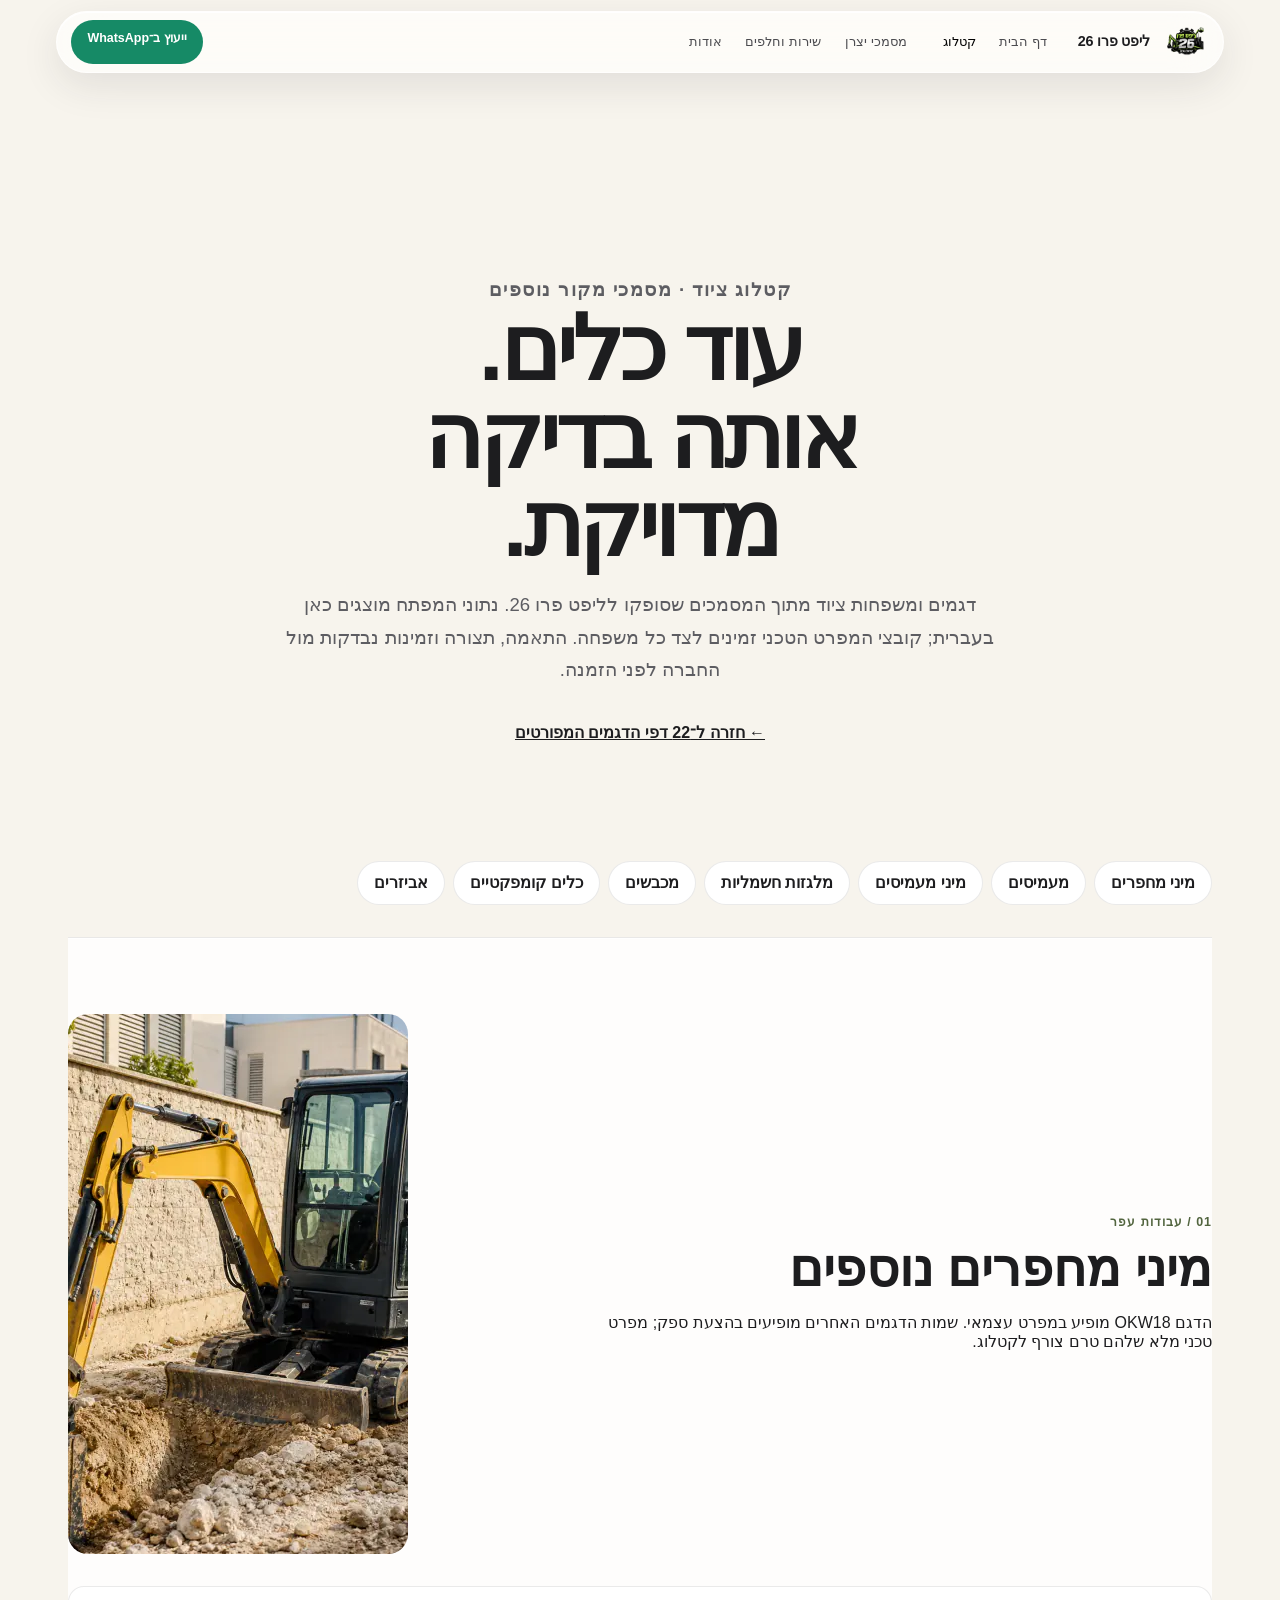
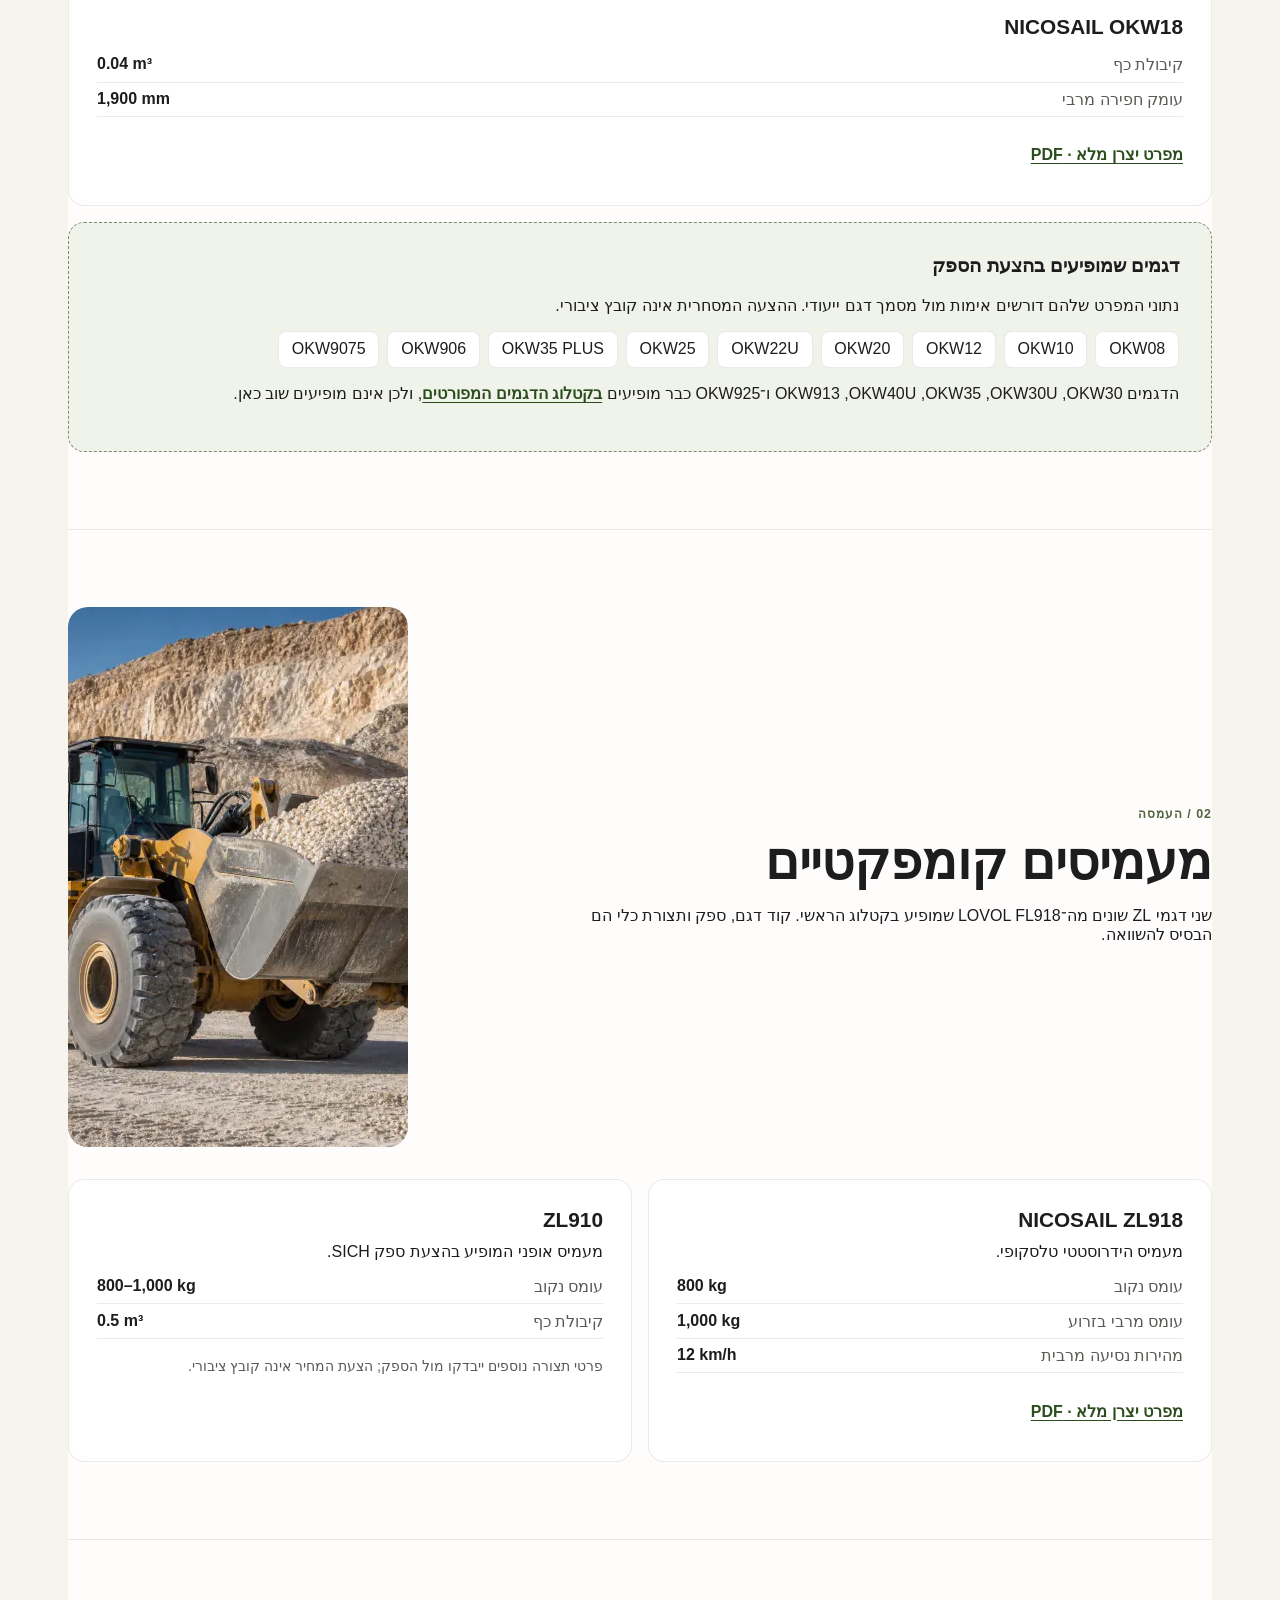
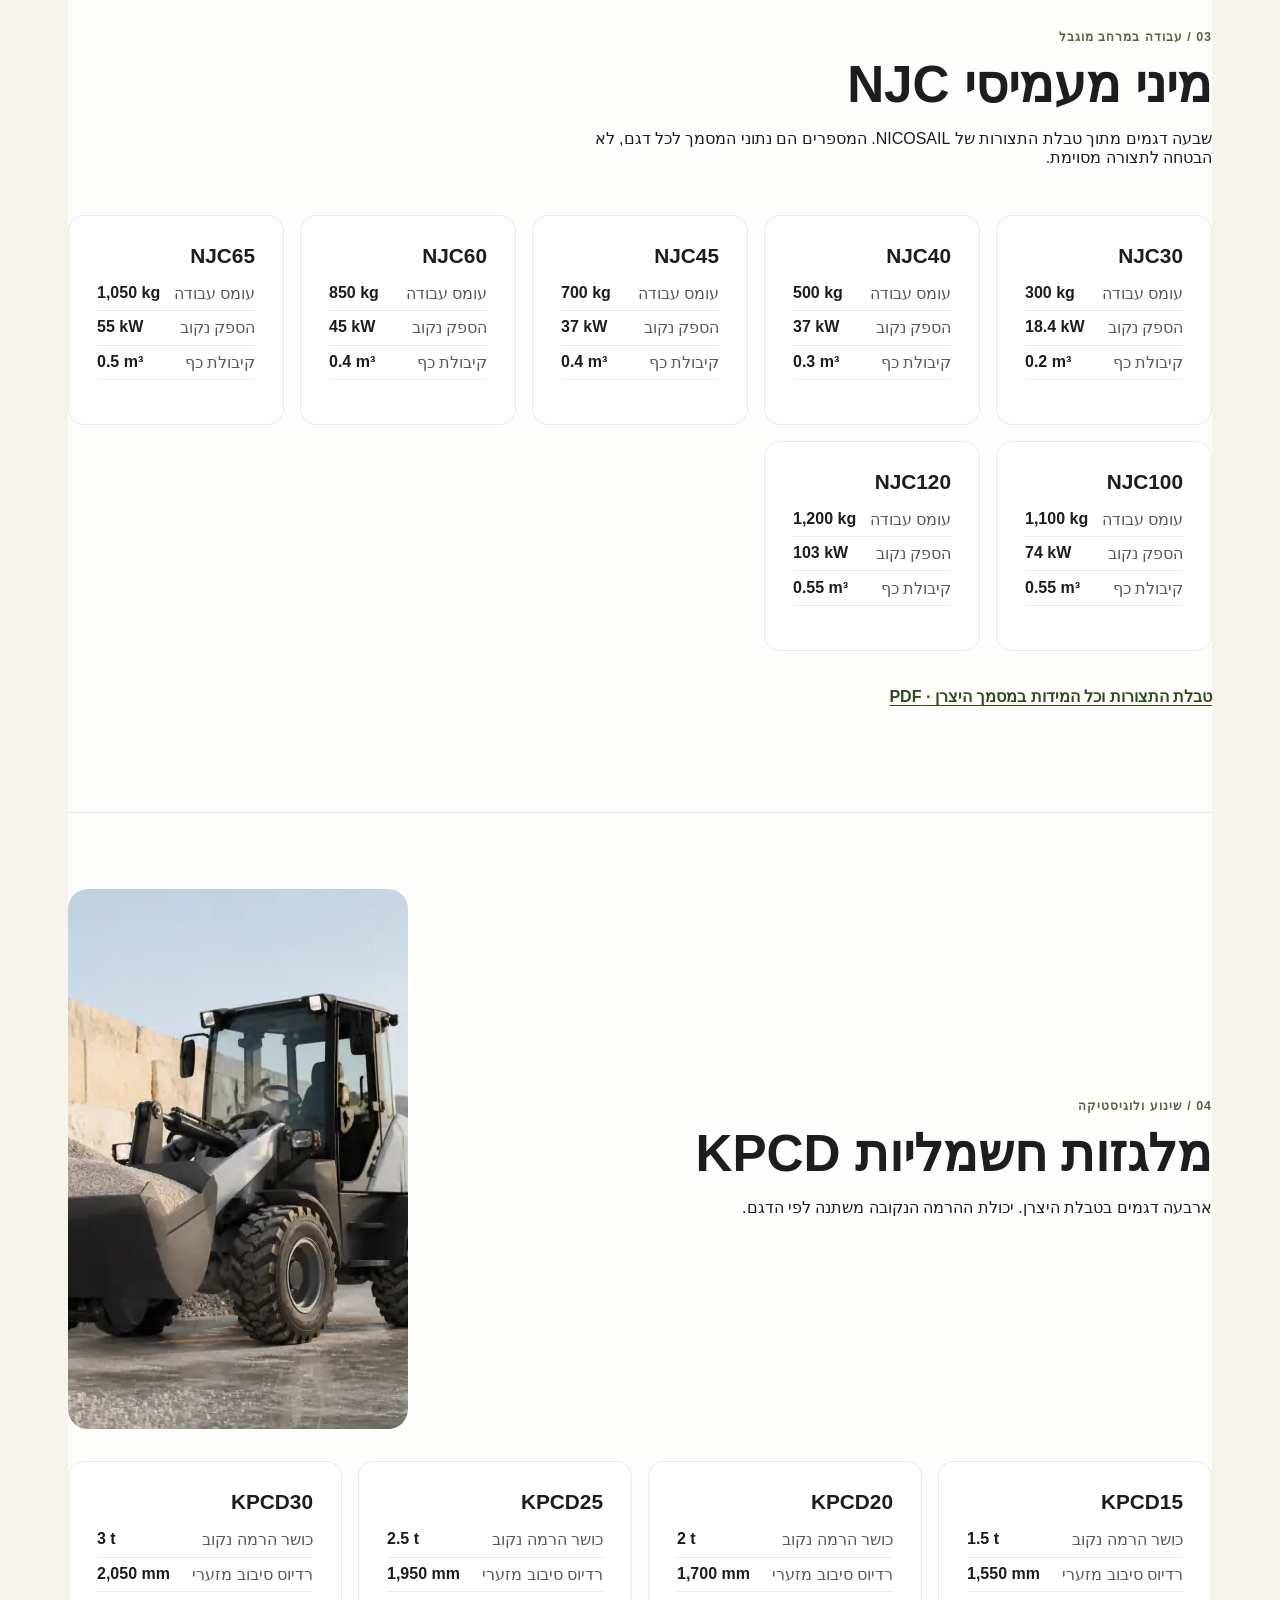
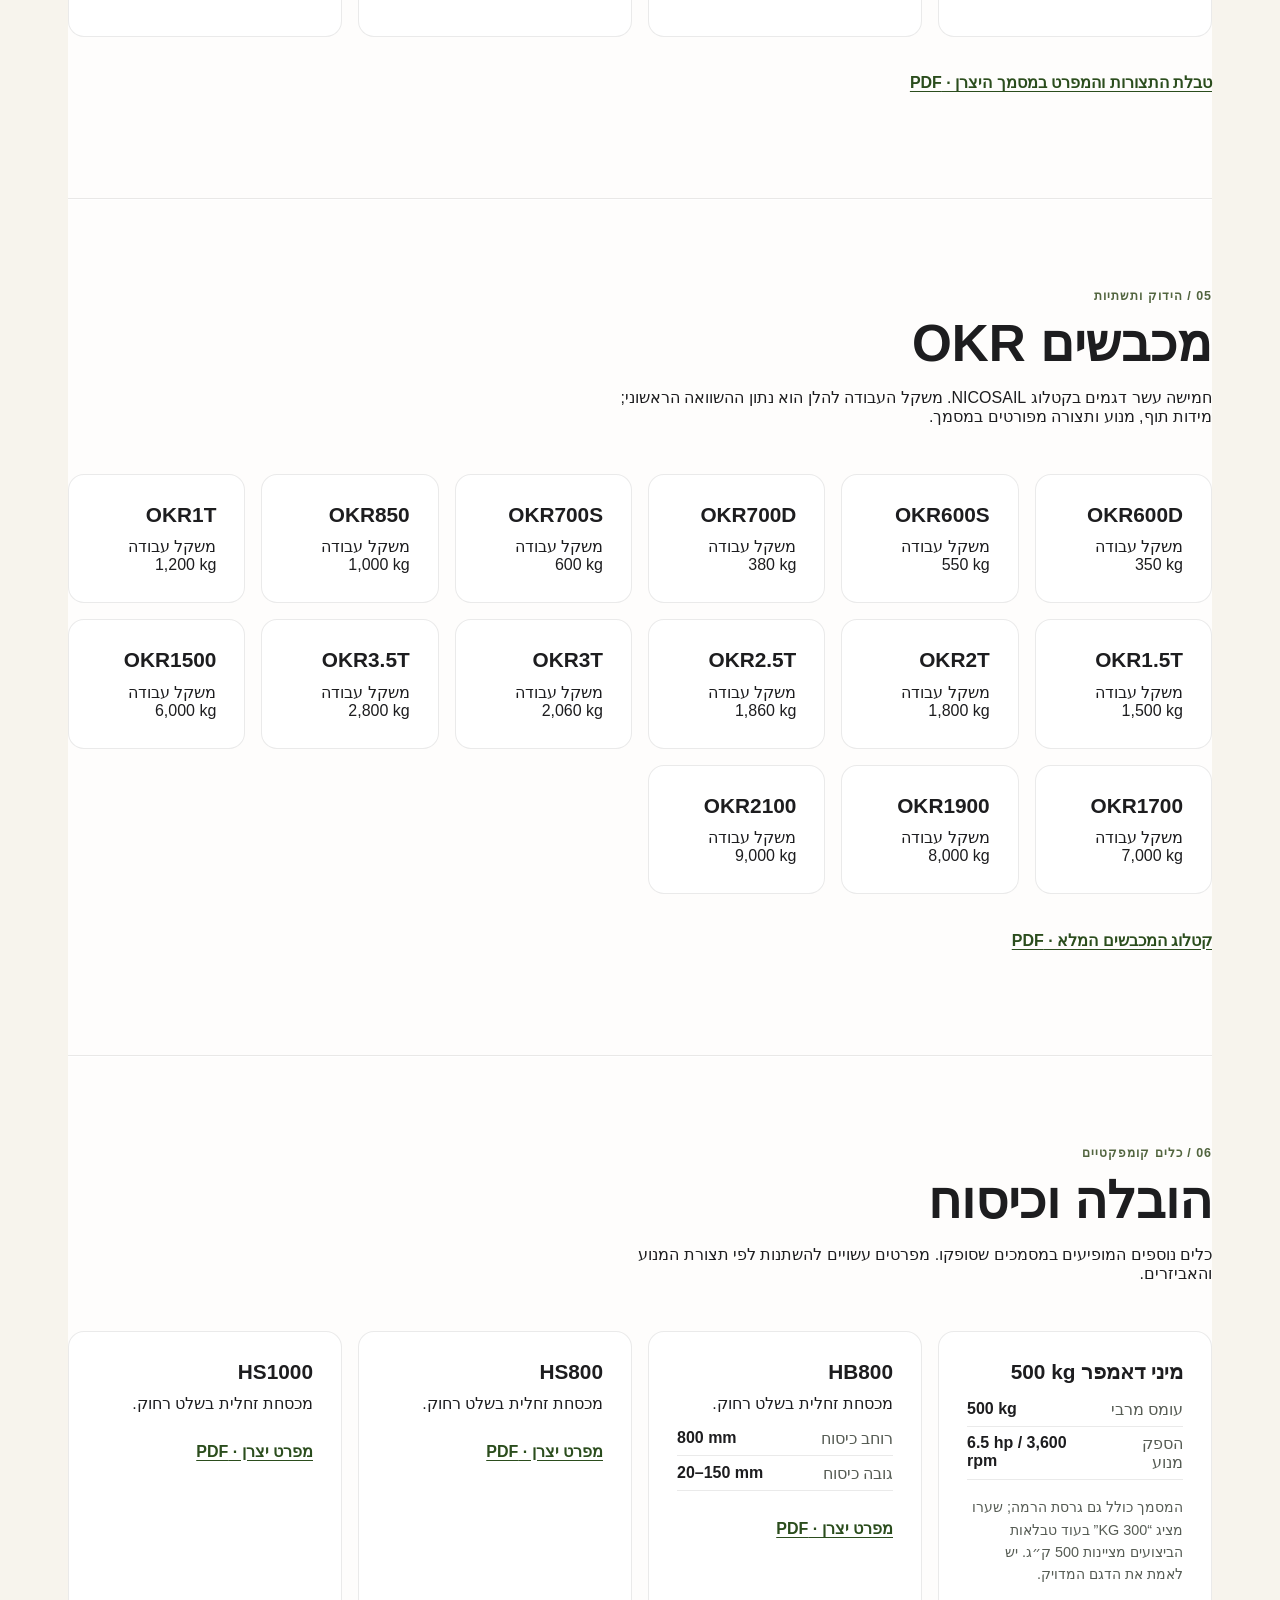
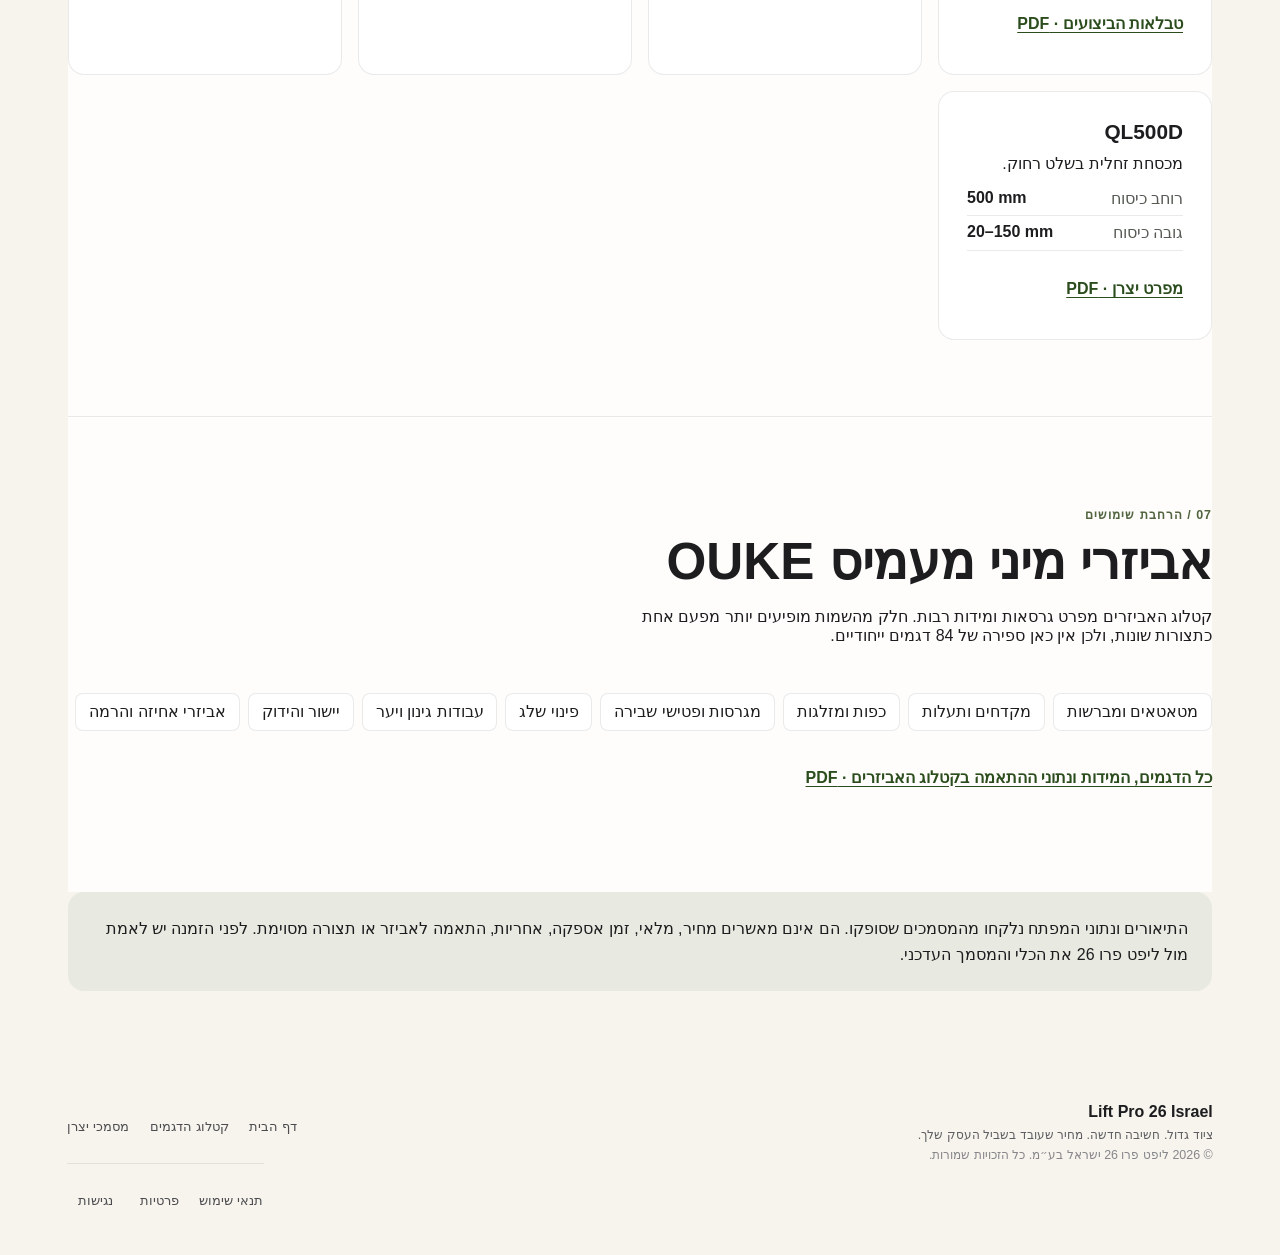
<file: landing-site/catalogue/additional-equipment.html>
<!doctype html>
<html lang="he" dir="rtl">
  <head>
    <meta charset="utf-8" />
    <meta name="viewport" content="width=device-width, initial-scale=1, viewport-fit=cover" />
    <meta name="description" content="דגמי ציוד נוספים בקטלוג Lift Pro 26: מלגזות חשמליות, מיני מחפרים, מעמיסים, מיני מעמיסים, מכבשים, מכסחות ואביזרים." />
    <meta name="theme-color" content="#f7f4ed" />
    <title>משפחות ציוד נוספות | Lift Pro 26 Israel</title>
    <link rel="icon" href="../assets/brand/lift-pro-26-logo-runtime.webp" type="image/webp" />
    <link rel="stylesheet" href="../styles.css?v=33" />
    <link rel="stylesheet" href="./additional-equipment.css?v=1" />
    <script defer src="../hero.js?v=9"></script>
  </head>
  <body class="inner-page additional-equipment-page" data-whatsapp-destination="972532414062">
    <a class="skip-link" href="#main-content">דלגו לתוכן הראשי</a>
    <header class="site-header" data-site-header>
      <div class="header-inner">
        <button class="menu-toggle" type="button" aria-expanded="false" aria-controls="site-menu" aria-label="פתיחת תפריט" data-menu-toggle><span></span><span></span><span></span></button>
        <a class="brand" href="../index.html" aria-label="ליפט פרו 26 ישראל בע״מ — דף הבית"><img src="../assets/brand/lift-pro-26-logo-runtime.webp" width="320" height="188" decoding="async" alt="" /><span>ליפט פרו 26<small>ישראל בע״מ</small></span></a>
        <nav class="site-menu" id="site-menu" aria-label="ניווט ראשי" data-site-menu>
          <a href="../index.html">דף הבית</a><a href="./index.html" aria-current="page">קטלוג</a><a href="../documents/index.html">מסמכי יצרן</a><a href="../index.html#service">שירות וחלפים</a><a href="../about/index.html">אודות</a>
        </nav>
        <a class="header-action equipment-whatsapp" href="https://wa.me/972532414062" target="_blank" rel="noopener noreferrer" data-whatsapp-link data-lead-channel="whatsapp" data-lead-context="additional-equipment-header" aria-label="פתיחת WhatsApp לייעוץ על בחירת ציוד">ייעוץ ב־<bdi>WhatsApp</bdi></a>
      </div>
    </header>

    <main id="main-content">
      <section class="inner-hero equipment-hero" aria-labelledby="page-title">
        <div class="reveal-group">
          <p class="equipment-eyebrow">קטלוג ציוד · מסמכי מקור נוספים</p>
          <h1 id="page-title">עוד כלים.<br />אותה בדיקה מדויקת.</h1>
          <p>דגמים ומשפחות ציוד מתוך המסמכים שסופקו לליפט פרו 26. נתוני המפתח מוצגים כאן בעברית; קובצי המפרט הטכני זמינים לצד כל משפחה. התאמה, תצורה וזמינות נבדקות מול החברה לפני הזמנה.</p>
          <a class="equipment-back" href="./index.html">← חזרה ל־22 דפי הדגמים המפורטים</a>
        </div>
      </section>

      <nav class="equipment-jump" aria-label="משפחות ציוד נוספות">
        <a href="#mini">מיני מחפרים</a><a href="#loaders">מעמיסים</a><a href="#skid">מיני מעמיסים</a><a href="#forklifts">מלגזות חשמליות</a><a href="#rollers">מכבשים</a><a href="#utility">כלים קומפקטיים</a><a href="#attachments">אביזרים</a>
      </nav>

      <div class="equipment-content">
        <section class="equipment-section" id="mini" aria-labelledby="mini-title">
          <div class="equipment-heading"><div><p class="equipment-kicker">01 / עבודות עפר</p><h2 id="mini-title">מיני מחפרים נוספים</h2><p>הדגם <bdi>OKW18</bdi> מופיע במפרט עצמאי. שמות הדגמים האחרים מופיעים בהצעת ספק; מפרט טכני מלא שלהם טרם צורף לקטלוג.</p></div><img src="../assets/categories/mini-excavators-v1.webp" width="720" height="540" loading="lazy" decoding="async" alt="מיני מחפר באתר עבודה, תמונת קטגוריה" /></div>
          <div class="equipment-models">
            <article class="equipment-model"><h3><bdi>NICOSAIL OKW18</bdi></h3><dl><div><dt>קיבולת כף</dt><dd dir="ltr">0.04 m³</dd></div><div><dt>עומק חפירה מרבי</dt><dd dir="ltr">1,900 mm</dd></div></dl><a href="./nicosail-okw18-mini-excavator.pdf">מפרט יצרן מלא · PDF</a></article>
          </div>
          <div class="equipment-pending"><h3>דגמים שמופיעים בהצעת הספק</h3><p>נתוני המפרט שלהם דורשים אימות מול מסמך דגם ייעודי. ההצעה המסחרית אינה קובץ ציבורי.</p><ul class="model-name-list"><li><bdi>OKW08</bdi></li><li><bdi>OKW10</bdi></li><li><bdi>OKW12</bdi></li><li><bdi>OKW20</bdi></li><li><bdi>OKW22U</bdi></li><li><bdi>OKW25</bdi></li><li><bdi>OKW35 PLUS</bdi></li><li><bdi>OKW906</bdi></li><li><bdi>OKW9075</bdi></li></ul><p>הדגמים <bdi>OKW30</bdi>, <bdi>OKW30U</bdi>, <bdi>OKW35</bdi>, <bdi>OKW40U</bdi>, <bdi>OKW913</bdi> ו־<bdi>OKW925</bdi> כבר מופיעים <a href="./index.html">בקטלוג הדגמים המפורטים</a>, ולכן אינם מופיעים שוב כאן.</p></div>
        </section>

        <section class="equipment-section" id="loaders" aria-labelledby="loaders-title">
          <div class="equipment-heading"><div><p class="equipment-kicker">02 / העמסה</p><h2 id="loaders-title">מעמיסים קומפקטיים</h2><p>שני דגמי <bdi>ZL</bdi> שונים מה־<bdi>LOVOL FL918</bdi> שמופיע בקטלוג הראשי. קוד דגם, ספק ותצורת כלי הם הבסיס להשוואה.</p></div><img src="../assets/categories/wheel-loaders-v1.webp" width="720" height="540" loading="lazy" decoding="async" alt="מעמיס אופני באתר עבודה, תמונת קטגוריה" /></div>
          <div class="equipment-models">
            <article class="equipment-model"><h3><bdi>NICOSAIL ZL918</bdi></h3><p>מעמיס הידרוסטטי טלסקופי.</p><dl><div><dt>עומס נקוב</dt><dd dir="ltr">800 kg</dd></div><div><dt>עומס מרבי בזרוע</dt><dd dir="ltr">1,000 kg</dd></div><div><dt>מהירות נסיעה מרבית</dt><dd dir="ltr">12 km/h</dd></div></dl><a href="./nicosail-zl918-telescopic-loader.pdf">מפרט יצרן מלא · PDF</a></article>
            <article class="equipment-model"><h3><bdi>ZL910</bdi></h3><p>מעמיס אופני המופיע בהצעת ספק <bdi>SICH</bdi>.</p><dl><div><dt>עומס נקוב</dt><dd dir="ltr">800–1,000 kg</dd></div><div><dt>קיבולת כף</dt><dd dir="ltr">0.5 m³</dd></div></dl><span class="equipment-source-note">פרטי תצורה נוספים ייבדקו מול הספק; הצעת המחיר אינה קובץ ציבורי.</span></article>
          </div>
        </section>

        <section class="equipment-section" id="skid" aria-labelledby="skid-title">
          <div class="equipment-heading"><div><p class="equipment-kicker">03 / עבודה במרחב מוגבל</p><h2 id="skid-title">מיני מעמיסי <bdi>NJC</bdi></h2><p>שבעה דגמים מתוך טבלת התצורות של <bdi>NICOSAIL</bdi>. המספרים הם נתוני המסמך לכל דגם, לא הבטחה לתצורה מסוימת.</p></div></div>
          <div class="equipment-models compact-models">
            <article class="equipment-model"><h3><bdi>NJC30</bdi></h3><dl><div><dt>עומס עבודה</dt><dd dir="ltr">300 kg</dd></div><div><dt>הספק נקוב</dt><dd dir="ltr">18.4 kW</dd></div><div><dt>קיבולת כף</dt><dd dir="ltr">0.2 m³</dd></div></dl></article>
            <article class="equipment-model"><h3><bdi>NJC40</bdi></h3><dl><div><dt>עומס עבודה</dt><dd dir="ltr">500 kg</dd></div><div><dt>הספק נקוב</dt><dd dir="ltr">37 kW</dd></div><div><dt>קיבולת כף</dt><dd dir="ltr">0.3 m³</dd></div></dl></article>
            <article class="equipment-model"><h3><bdi>NJC45</bdi></h3><dl><div><dt>עומס עבודה</dt><dd dir="ltr">700 kg</dd></div><div><dt>הספק נקוב</dt><dd dir="ltr">37 kW</dd></div><div><dt>קיבולת כף</dt><dd dir="ltr">0.4 m³</dd></div></dl></article>
            <article class="equipment-model"><h3><bdi>NJC60</bdi></h3><dl><div><dt>עומס עבודה</dt><dd dir="ltr">850 kg</dd></div><div><dt>הספק נקוב</dt><dd dir="ltr">45 kW</dd></div><div><dt>קיבולת כף</dt><dd dir="ltr">0.4 m³</dd></div></dl></article>
            <article class="equipment-model"><h3><bdi>NJC65</bdi></h3><dl><div><dt>עומס עבודה</dt><dd dir="ltr">1,050 kg</dd></div><div><dt>הספק נקוב</dt><dd dir="ltr">55 kW</dd></div><div><dt>קיבולת כף</dt><dd dir="ltr">0.5 m³</dd></div></dl></article>
            <article class="equipment-model"><h3><bdi>NJC100</bdi></h3><dl><div><dt>עומס עבודה</dt><dd dir="ltr">1,100 kg</dd></div><div><dt>הספק נקוב</dt><dd dir="ltr">74 kW</dd></div><div><dt>קיבולת כף</dt><dd dir="ltr">0.55 m³</dd></div></dl></article>
            <article class="equipment-model"><h3><bdi>NJC120</bdi></h3><dl><div><dt>עומס עבודה</dt><dd dir="ltr">1,200 kg</dd></div><div><dt>הספק נקוב</dt><dd dir="ltr">103 kW</dd></div><div><dt>קיבולת כף</dt><dd dir="ltr">0.55 m³</dd></div></dl></article>
          </div>
          <p class="equipment-document"><a href="./nicosail-njc-skid-steer.pdf">טבלת התצורות וכל המידות במסמך היצרן · PDF</a></p>
        </section>

        <section class="equipment-section" id="forklifts" aria-labelledby="forklifts-title">
          <div class="equipment-heading"><div><p class="equipment-kicker">04 / שינוע ולוגיסטיקה</p><h2 id="forklifts-title">מלגזות חשמליות <bdi>KPCD</bdi></h2><p>ארבעה דגמים בטבלת היצרן. יכולת ההרמה הנקובה משתנה לפי הדגם.</p></div><img src="../assets/categories/electric-equipment-v1.webp" width="720" height="540" loading="lazy" decoding="async" alt="ציוד חשמלי בחצר תעשייתית, תמונת קטגוריה" /></div>
          <div class="equipment-models compact-models">
            <article class="equipment-model"><h3><bdi>KPCD15</bdi></h3><dl><div><dt>כושר הרמה נקוב</dt><dd dir="ltr">1.5 t</dd></div><div><dt>רדיוס סיבוב מזערי</dt><dd dir="ltr">1,550 mm</dd></div></dl></article>
            <article class="equipment-model"><h3><bdi>KPCD20</bdi></h3><dl><div><dt>כושר הרמה נקוב</dt><dd dir="ltr">2 t</dd></div><div><dt>רדיוס סיבוב מזערי</dt><dd dir="ltr">1,700 mm</dd></div></dl></article>
            <article class="equipment-model"><h3><bdi>KPCD25</bdi></h3><dl><div><dt>כושר הרמה נקוב</dt><dd dir="ltr">2.5 t</dd></div><div><dt>רדיוס סיבוב מזערי</dt><dd dir="ltr">1,950 mm</dd></div></dl></article>
            <article class="equipment-model"><h3><bdi>KPCD30</bdi></h3><dl><div><dt>כושר הרמה נקוב</dt><dd dir="ltr">3 t</dd></div><div><dt>רדיוס סיבוב מזערי</dt><dd dir="ltr">2,050 mm</dd></div></dl></article>
          </div>
          <p class="equipment-document"><a href="./nicosail-kpcd-electric-forklifts.pdf">טבלת התצורות והמפרט במסמך היצרן · PDF</a></p>
        </section>

        <section class="equipment-section" id="rollers" aria-labelledby="rollers-title">
          <div class="equipment-heading"><div><p class="equipment-kicker">05 / הידוק ותשתיות</p><h2 id="rollers-title">מכבשים <bdi>OKR</bdi></h2><p>חמישה עשר דגמים בקטלוג <bdi>NICOSAIL</bdi>. משקל העבודה להלן הוא נתון ההשוואה הראשוני; מידות תוף, מנוע ותצורה מפורטים במסמך.</p></div></div>
          <div class="equipment-models compact-models roller-models">
            <article class="equipment-model"><h3><bdi>OKR600D</bdi></h3><p>משקל עבודה <bdi>350 kg</bdi></p></article><article class="equipment-model"><h3><bdi>OKR600S</bdi></h3><p>משקל עבודה <bdi>550 kg</bdi></p></article><article class="equipment-model"><h3><bdi>OKR700D</bdi></h3><p>משקל עבודה <bdi>380 kg</bdi></p></article><article class="equipment-model"><h3><bdi>OKR700S</bdi></h3><p>משקל עבודה <bdi>600 kg</bdi></p></article><article class="equipment-model"><h3><bdi>OKR850</bdi></h3><p>משקל עבודה <bdi>1,000 kg</bdi></p></article><article class="equipment-model"><h3><bdi>OKR1T</bdi></h3><p>משקל עבודה <bdi>1,200 kg</bdi></p></article><article class="equipment-model"><h3><bdi>OKR1.5T</bdi></h3><p>משקל עבודה <bdi>1,500 kg</bdi></p></article><article class="equipment-model"><h3><bdi>OKR2T</bdi></h3><p>משקל עבודה <bdi>1,800 kg</bdi></p></article><article class="equipment-model"><h3><bdi>OKR2.5T</bdi></h3><p>משקל עבודה <bdi>1,860 kg</bdi></p></article><article class="equipment-model"><h3><bdi>OKR3T</bdi></h3><p>משקל עבודה <bdi>2,060 kg</bdi></p></article><article class="equipment-model"><h3><bdi>OKR3.5T</bdi></h3><p>משקל עבודה <bdi>2,800 kg</bdi></p></article><article class="equipment-model"><h3><bdi>OKR1500</bdi></h3><p>משקל עבודה <bdi>6,000 kg</bdi></p></article><article class="equipment-model"><h3><bdi>OKR1700</bdi></h3><p>משקל עבודה <bdi>7,000 kg</bdi></p></article><article class="equipment-model"><h3><bdi>OKR1900</bdi></h3><p>משקל עבודה <bdi>8,000 kg</bdi></p></article><article class="equipment-model"><h3><bdi>OKR2100</bdi></h3><p>משקל עבודה <bdi>9,000 kg</bdi></p></article>
          </div>
          <p class="equipment-document"><a href="./nicosail-okr-road-rollers.pdf">קטלוג המכבשים המלא · PDF</a></p>
        </section>

        <section class="equipment-section" id="utility" aria-labelledby="utility-title">
          <div class="equipment-heading"><div><p class="equipment-kicker">06 / כלים קומפקטיים</p><h2 id="utility-title">הובלה וכיסוח</h2><p>כלים נוספים המופיעים במסמכים שסופקו. מפרטים עשויים להשתנות לפי תצורת המנוע והאביזרים.</p></div></div>
          <div class="equipment-models">
            <article class="equipment-model"><h3>מיני דאמפר <bdi>500 kg</bdi></h3><dl><div><dt>עומס מרבי</dt><dd dir="ltr">500 kg</dd></div><div><dt>הספק מנוע</dt><dd dir="ltr">6.5 hp / 3,600 rpm</dd></div></dl><p class="equipment-source-note">המסמך כולל גם גרסת הרמה; שערו מציג “300 KG” בעוד טבלאות הביצועים מציינות 500 ק״ג. יש לאמת את הדגם המדויק.</p><a href="./nicosail-500kg-mini-dumper.pdf">טבלאות הביצועים · PDF</a></article>
            <article class="equipment-model"><h3><bdi>HB800</bdi></h3><p>מכסחת זחלית בשלט רחוק.</p><dl><div><dt>רוחב כיסוח</dt><dd dir="ltr">800 mm</dd></div><div><dt>גובה כיסוח</dt><dd dir="ltr">20–150 mm</dd></div></dl><a href="./nicosail-hb800-mower.pdf">מפרט יצרן · PDF</a></article>
            <article class="equipment-model"><h3><bdi>HS800</bdi></h3><p>מכסחת זחלית בשלט רחוק.</p><a href="./nicosail-hs800-mower.pdf">מפרט יצרן · PDF</a></article>
            <article class="equipment-model"><h3><bdi>HS1000</bdi></h3><p>מכסחת זחלית בשלט רחוק.</p><a href="./nicosail-hs1000-mower.pdf">מפרט יצרן · PDF</a></article>
            <article class="equipment-model"><h3><bdi>QL500D</bdi></h3><p>מכסחת זחלית בשלט רחוק.</p><dl><div><dt>רוחב כיסוח</dt><dd dir="ltr">500 mm</dd></div><div><dt>גובה כיסוח</dt><dd dir="ltr">20–150 mm</dd></div></dl><a href="./nicosail-ql500d-mower.pdf">מפרט יצרן · PDF</a></article>
          </div>
        </section>

        <section class="equipment-section" id="attachments" aria-labelledby="attachments-title">
          <div class="equipment-heading"><div><p class="equipment-kicker">07 / הרחבת שימושים</p><h2 id="attachments-title">אביזרי מיני מעמיס <bdi>OUKE</bdi></h2><p>קטלוג האביזרים מפרט גרסאות ומידות רבות. חלק מהשמות מופיעים יותר מפעם אחת כתצורות שונות, ולכן אין כאן ספירה של 84 דגמים ייחודיים.</p></div></div>
          <ul class="attachment-families"><li>מטאטאים ומברשות</li><li>מקדחים ותעלות</li><li>כפות ומזלגות</li><li>מגרסות ופטישי שבירה</li><li>פינוי שלג</li><li>עבודות גינון ויער</li><li>יישור והידוק</li><li>אביזרי אחיזה והרמה</li></ul>
          <p class="equipment-document"><a href="./ouke-skid-steer-attachments.pdf">כל הדגמים, המידות ונתוני ההתאמה בקטלוג האביזרים · PDF</a></p>
        </section>

        <aside class="equipment-disclaimer" aria-label="הבהרת מפרט">התיאורים ונתוני המפתח נלקחו מהמסמכים שסופקו. הם אינם מאשרים מחיר, מלאי, זמן אספקה, אחריות, התאמה לאביזר או תצורה מסוימת. לפני הזמנה יש לאמת מול ליפט פרו 26 את הכלי והמסמך העדכני.</aside>
      </div>
    </main>

    <footer class="site-footer">
      <div class="footer-brand"><strong><bdi>Lift Pro 26 Israel</bdi></strong><p>ציוד גדול. חשיבה חדשה. מחיר שעובד בשביל העסק שלך.</p><p class="footer-meta">© <time datetime="2026">2026</time> ליפט פרו 26 ישראל בע״מ. כל הזכויות שמורות.</p></div>
      <div class="footer-links"><nav aria-label="ניווט תחתון"><a href="../index.html">דף הבית</a><a href="./index.html">קטלוג הדגמים</a><a href="../documents/index.html">מסמכי יצרן</a></nav><nav aria-label="מידע משפטי ונגישות"><a href="../legal/index.html#terms">תנאי שימוש</a><a href="../legal/index.html#privacy">פרטיות</a><a href="../legal/index.html#accessibility">נגישות</a></nav></div>
    </footer>
    <aside class="mobile-contact-dock" aria-label="יצירת קשר מהירה">
      <a class="mobile-whatsapp-action" href="https://wa.me/972532414062" target="_blank" rel="noopener noreferrer" data-whatsapp-link data-lead-channel="whatsapp" data-lead-context="additional-equipment-mobile-dock" aria-label="פתיחת WhatsApp לייעוץ על בחירת ציוד"><span class="contact-action-copy"><strong>ייעוץ ב־<bdi>WhatsApp</bdi></strong><small>עזרה בבחירת ציוד</small></span></a>
      <a class="mobile-phone-action" href="tel:+972532414062" data-lead-channel="phone" data-lead-context="additional-equipment-mobile-dock" aria-label="התקשרו לליפט פרו 26 במספר 053-241-4062"><span>שיחה ישירה</span><bdi>053-241-4062</bdi></a>
    </aside>
  </body>
</html>
</file>
<file: landing-site/styles.css>
:root {
  color-scheme: light;
  --page: #f4f0e8;
  --surface: #fffdf8;
  --surface-soft: #e9e5dc;
  --ink: #152326;
  --ink-muted: #566164;
  --ink-subtle: #778083;
  --navy: #17313a;
  --navy-soft: #244852;
  --lime: #a4c944;
  --lime-strong: #c5e56f;
  --lime-ink: #172208;
  --border: #d3d0c7;
  --border-dark: #405860;
  --content-max: 80rem;
  --gutter: clamp(1rem, 4vw, 4rem);
  --radius: 1.15rem;
  --ease-out: cubic-bezier(0.16, 1, 0.3, 1);
  --ease-in-out: cubic-bezier(0.65, 0, 0.35, 1);
  font-family: -apple-system, BlinkMacSystemFont, "Segoe UI", Arial, sans-serif;
  background: var(--page);
  color: var(--ink);
  scroll-behavior: smooth;
}

* {
  box-sizing: border-box;
}

html,
body {
  min-width: 20rem;
  margin: 0;
  overflow-x: clip;
}

body {
  min-height: 100vh;
  background: var(--page);
  color: var(--ink);
  font-family: -apple-system, BlinkMacSystemFont, "Segoe UI", Arial, sans-serif;
  text-rendering: optimizeLegibility;
  transition: background-color 650ms var(--ease-in-out), color 650ms var(--ease-in-out);
}

button,
a,
input,
select {
  font: inherit;
  -webkit-tap-highlight-color: transparent;
}

a {
  color: inherit;
}

img {
  max-width: 100%;
}

:focus-visible {
  outline: 3px solid #668608;
  outline-offset: 4px;
}

::selection {
  background: rgba(164, 201, 68, 0.38);
}

.skip-link {
  position: fixed;
  inset-block-start: 0.75rem;
  inset-inline-start: 5.25rem;
  z-index: 999;
  display: inline-flex;
  min-height: 2.75rem;
  align-items: center;
  padding: 0.75rem 1rem;
  transform: translateY(-160%);
  border-radius: 0.7rem;
  background: var(--navy);
  color: #fff;
  font-weight: 800;
  text-decoration: none;
}

.skip-link:focus {
  transform: translateY(0);
}

.site-header {
  position: sticky;
  inset-block-start: 0;
  z-index: 100;
  border-block-end: 1px solid rgba(21, 35, 38, 0.12);
  background: rgba(244, 240, 232, 0.93);
  backdrop-filter: blur(18px);
}

.header-inner {
  position: relative;
  display: flex;
  width: min(calc(100% - 2 * var(--gutter)), var(--content-max));
  min-height: 4.75rem;
  margin-inline: auto;
  align-items: center;
  gap: clamp(1rem, 2.4vw, 2.5rem);
}

.brand {
  display: inline-flex;
  min-height: 3rem;
  flex: none;
  align-items: center;
  gap: 0.65rem;
  text-decoration: none;
}

.brand img {
  display: block;
  width: 4.6rem;
  height: auto;
}

.brand > span {
  display: grid;
  color: var(--ink);
  font-size: 1rem;
  font-weight: 850;
  letter-spacing: -0.02em;
  line-height: 1.05;
}

.brand small {
  margin-block-start: 0.2rem;
  color: var(--ink-muted);
  font-size: 0.66rem;
  font-weight: 600;
}

.site-menu {
  display: flex;
  align-items: center;
  gap: clamp(0.85rem, 1.8vw, 1.7rem);
}

.site-menu a,
.site-footer a {
  color: var(--ink-muted);
  font-size: 0.88rem;
  font-weight: 680;
  text-decoration: none;
  transition: color 180ms ease;
}

.site-menu a:hover,
.site-menu a[aria-current="page"],
.site-footer a:hover {
  color: var(--ink);
}

.header-action {
  min-height: 2.7rem;
  margin-inline-start: auto;
  padding: 0.65rem 1rem;
  border: 1px solid var(--ink);
  border-radius: 999px;
  color: var(--ink);
  font-size: 0.82rem;
  font-weight: 800;
  text-decoration: none;
}

.menu-toggle {
  display: none;
  width: 2.8rem;
  height: 2.8rem;
  padding: 0.65rem;
  border: 1px solid var(--border);
  border-radius: 0.75rem;
  background: var(--surface);
  cursor: pointer;
}

.menu-toggle span {
  display: block;
  width: 100%;
  height: 2px;
  margin: 4px 0;
  border-radius: 999px;
  background: var(--ink);
  transition: transform 180ms ease, opacity 180ms ease;
}

.menu-toggle[aria-expanded="true"] span:nth-child(1) {
  transform: translateY(6px) rotate(45deg);
}

.menu-toggle[aria-expanded="true"] span:nth-child(2) {
  opacity: 0;
}

.menu-toggle[aria-expanded="true"] span:nth-child(3) {
  transform: translateY(-6px) rotate(-45deg);
}

.hero {
  position: relative;
  display: grid;
  min-height: calc(100svh - 4.75rem);
  align-content: center;
  padding: clamp(3rem, 7vw, 6.5rem) var(--gutter) clamp(4.5rem, 8vw, 7rem);
  background:
    radial-gradient(circle at 16% 32%, rgba(164, 201, 68, 0.18), transparent 28%),
    linear-gradient(135deg, #f7f3ea 0%, #eee9df 100%);
}

.hero-inner {
  display: grid;
  width: min(100%, var(--content-max));
  margin-inline: auto;
  align-items: center;
  grid-template-columns: minmax(0, 0.92fr) minmax(0, 1.08fr);
  gap: clamp(2.5rem, 6vw, 6rem);
}

.eyebrow {
  margin: 0 0 1rem;
  color: #56710b;
  font-size: 0.76rem;
  font-weight: 850;
  letter-spacing: 0.04em;
  text-transform: uppercase;
}

.hero h1 {
  max-width: 9ch;
  margin: 0;
  color: var(--ink);
  font-size: clamp(3.35rem, 7vw, 6rem);
  font-weight: 880;
  letter-spacing: -0.04em;
  line-height: 0.91;
}

.hero h1 span {
  color: var(--navy-soft);
}

.hero-lead {
  max-width: 39rem;
  margin: 1.5rem 0 0;
  color: var(--ink-muted);
  font-size: clamp(1.05rem, 1.6vw, 1.28rem);
  line-height: 1.72;
}

.hero-actions,
.final-actions {
  display: flex;
  flex-wrap: wrap;
  gap: 0.7rem;
  margin-block-start: 1.8rem;
}

.button {
  display: inline-flex;
  min-height: 3rem;
  align-items: center;
  justify-content: center;
  padding: 0.75rem 1.2rem;
  border: 1px solid var(--navy);
  border-radius: 0.8rem;
  background: var(--navy);
  color: #fff;
  font-weight: 800;
  line-height: 1;
  text-decoration: none;
  box-shadow: none;
  transition: transform 150ms ease, background-color 180ms ease, color 180ms ease;
}

.button:hover {
  background: var(--navy-soft);
}

.button:active {
  transform: translateY(1px);
}

.button-secondary {
  background: transparent;
  color: var(--navy);
}

.button-secondary:hover {
  background: rgba(23, 49, 58, 0.07);
}

.button-small {
  min-height: 2.65rem;
  padding: 0.65rem 0.95rem;
  border-radius: 0.7rem;
  font-size: 0.82rem;
}

.hero-proof {
  display: grid;
  margin: 2rem 0 0;
  padding: 1.25rem 0 0;
  border-block-start: 1px solid var(--border);
  grid-template-columns: repeat(3, 1fr);
  gap: 1rem;
  list-style: none;
}

.hero-proof li {
  display: grid;
  gap: 0.2rem;
}

.hero-proof strong {
  color: var(--ink);
  font-size: 1.45rem;
  font-weight: 850;
}

.hero-proof span {
  color: var(--ink-muted);
  font-size: 0.75rem;
  line-height: 1.4;
}

.hero-visual {
  margin: 0;
}

.hero-visual figcaption {
  display: flex;
  justify-content: space-between;
  gap: 0.7rem;
  padding: 0.85rem 0.2rem 0;
  color: var(--ink-muted);
  font-size: 0.75rem;
  font-weight: 700;
}

.hero-visual figcaption span::before {
  display: inline-block;
  width: 0.45rem;
  height: 0.45rem;
  margin-inline-end: 0.45rem;
  border-radius: 50%;
  background: var(--lime);
  content: "";
}

.scroll-cue {
  position: absolute;
  inset-block-end: 1.35rem;
  inset-inline-start: 50%;
  display: inline-flex;
  align-items: center;
  gap: 0.5rem;
  transform: translateX(-50%);
  color: var(--ink-muted);
  font-size: 0.75rem;
  font-weight: 700;
  text-decoration: none;
}

.scroll-cue i {
  font-size: 1rem;
  font-style: normal;
}

.page-section,
.final-cta {
  padding: clamp(4.5rem, 9vw, 8rem) var(--gutter);
}

.section-inner,
.site-footer {
  width: min(100%, var(--content-max));
  margin-inline: auto;
}

.section-heading {
  max-width: 48rem;
}

.section-heading h2,
.final-cta h2,
.inner-hero h1 {
  margin: 0;
  text-wrap: balance;
  color: var(--ink);
  font-size: clamp(2.45rem, 5.4vw, 5rem);
  font-weight: 860;
  letter-spacing: -0.045em;
  line-height: 0.98;
}

.section-heading > p:last-child,
.final-cta p,
.inner-hero p {
  max-width: 46rem;
  margin: 1.25rem 0 0;
  color: var(--ink-muted);
  font-size: clamp(1rem, 1.5vw, 1.16rem);
  line-height: 1.75;
}

.equipment-section {
  background: var(--surface);
}

.equipment-grid {
  display: grid;
  margin-block-start: clamp(2.5rem, 5vw, 4.5rem);
  border-block-start: 1px solid var(--border);
  grid-template-columns: repeat(2, minmax(0, 1fr));
}

.equipment-card {
  position: relative;
  display: grid;
  min-height: 12rem;
  padding: clamp(1.35rem, 3vw, 2.4rem);
  border-block-end: 1px solid var(--border);
  grid-template-columns: auto 1fr auto;
  align-items: start;
  gap: 1.2rem;
  text-decoration: none;
  transition: background-color 180ms ease;
}

.equipment-card:nth-child(odd) {
  border-inline-end: 1px solid var(--border);
}

.equipment-card:hover {
  background: #f5f2eb;
}

.equipment-code {
  color: #77941f;
  font-size: 0.72rem;
  font-weight: 850;
}

.equipment-card h3 {
  margin: 0;
  font-size: clamp(1.35rem, 2.5vw, 2rem);
  letter-spacing: -0.025em;
}

.equipment-card p {
  max-width: 29rem;
  margin: 0.55rem 0 0;
  color: var(--ink-muted);
  line-height: 1.55;
}

.card-arrow {
  color: var(--ink-muted);
  font-size: 1.25rem;
}

.value-section {
  background: #e7eadf;
}

.value-layout,
.service-layout,
.about-preview-layout {
  display: grid;
  grid-template-columns: minmax(0, 0.9fr) minmax(0, 1.1fr);
  gap: clamp(2.5rem, 8vw, 8rem);
}

.lead-quote {
  margin: 0;
  color: var(--ink);
  font-size: clamp(1.35rem, 2.4vw, 2rem);
  font-weight: 650;
  line-height: 1.5;
}

.value-points {
  display: grid;
  margin-block-start: 2.25rem;
  border-block-start: 1px solid rgba(21, 35, 38, 0.2);
}

.value-points article {
  display: grid;
  padding-block: 1.15rem;
  border-block-end: 1px solid rgba(21, 35, 38, 0.2);
  grid-template-columns: 2rem 8rem 1fr;
  gap: 0.8rem;
  align-items: baseline;
}

.value-points article > strong {
  color: #6d841f;
  font-size: 0.7rem;
}

.value-points h3,
.value-points p {
  margin: 0;
}

.value-points p {
  color: var(--ink-muted);
  line-height: 1.55;
}

.service-section {
  background: var(--navy);
  color: #fff;
}

.service-section .section-heading h2,
.service-section .section-heading > p:last-child,
.service-section .eyebrow {
  color: #fff;
}

.service-section .section-heading > p:last-child {
  color: #cbd6d8;
}

.service-layout {
  grid-template-columns: minmax(0, 1fr) minmax(16rem, 0.6fr);
}

.service-proof {
  align-self: start;
  padding: clamp(1.5rem, 3vw, 2.5rem);
  border: 1px solid var(--border-dark);
  border-radius: var(--radius);
  background: rgba(255, 255, 255, 0.035);
}

.proof-number {
  margin: 0;
  color: var(--lime-strong);
  font-size: clamp(3.5rem, 7vw, 6.5rem);
  font-weight: 860;
  letter-spacing: -0.04em;
  line-height: 0.95;
}

.service-proof > p:last-child {
  margin: 1.25rem 0 0;
  color: #d5dfe1;
  line-height: 1.7;
}

.service-list {
  grid-column: 1 / -1;
  display: grid;
  border-block-start: 1px solid var(--border-dark);
  grid-template-columns: repeat(3, 1fr);
}

.service-list p {
  display: grid;
  margin: 0;
  padding: 1.3rem 1rem;
  border-block-end: 1px solid var(--border-dark);
  gap: 0.5rem;
}

.service-list p + p {
  border-inline-start: 1px solid var(--border-dark);
}

.service-list span {
  color: var(--lime-strong);
  font-size: 0.7rem;
}

.about-preview {
  background: #f2ede4;
}

.about-preview-copy > p {
  margin: 0;
  color: var(--ink-muted);
  font-size: clamp(1.15rem, 2vw, 1.5rem);
  line-height: 1.75;
}

.text-link {
  display: inline-flex;
  min-height: 2.75rem;
  margin-block-start: 1.5rem;
  align-items: center;
  gap: 0.5rem;
  color: var(--navy);
  font-weight: 850;
  text-underline-offset: 0.25rem;
}

.final-cta {
  background: var(--surface);
}

.final-cta-inner {
  display: flex;
  align-items: end;
  justify-content: space-between;
  gap: 2rem;
}

.final-cta h2 {
  max-width: 12ch;
}

.site-footer {
  display: flex;
  padding: 2rem var(--gutter);
  border-block-start: 1px solid var(--border);
  align-items: center;
  justify-content: space-between;
  gap: 2rem;
}

.site-footer p {
  margin: 0.35rem 0 0;
  color: var(--ink-muted);
  font-size: 0.78rem;
}

.site-footer nav {
  display: flex;
  gap: 1.25rem;
}

/* Shared inner-page foundation. */

.inner-page {
  background: #f7f4ed;
}

.inner-hero {
  padding: clamp(4rem, 8vw, 7rem) var(--gutter) clamp(3rem, 6vw, 5rem);
  border-block-end: 1px solid var(--border);
}

.inner-hero > div,
.inner-content {
  width: min(100%, var(--content-max));
  margin-inline: auto;
}

.inner-hero h1 {
  max-width: 13ch;
}

.inner-content {
  padding-block: clamp(3.5rem, 7vw, 6.5rem);
}

.story-grid {
  display: grid;
  grid-template-columns: minmax(0, 0.7fr) minmax(0, 1.3fr);
  gap: clamp(2rem, 7vw, 7rem);
}

.story-grid + .story-grid {
  margin-block-start: 5rem;
  padding-block-start: 5rem;
  border-block-start: 1px solid var(--border);
}

.story-grid h2 {
  margin: 0;
  font-size: clamp(2rem, 3.5vw, 3.5rem);
  letter-spacing: -0.035em;
  line-height: 1;
}

.story-copy {
  display: grid;
  gap: 1rem;
}

.story-copy p {
  max-width: 52rem;
  margin: 0;
  color: var(--ink-muted);
  font-size: 1.08rem;
  line-height: 1.8;
}

.story-copy blockquote {
  margin: 1rem 0 0;
  padding: 1.5rem;
  border: 0;
  background: var(--surface);
  color: var(--ink);
  font-size: 1.25rem;
  font-weight: 700;
  line-height: 1.55;
}

.document-list {
  display: grid;
  grid-template-columns: repeat(2, minmax(0, 1fr));
  gap: 1rem;
}

.document-card {
  display: grid;
  min-height: 11rem;
  padding: 1.35rem;
  border: 1px solid var(--border);
  border-radius: 1rem;
  background: var(--surface);
  grid-template-rows: auto auto 1fr auto;
  text-decoration: none;
  transition: border-color 180ms ease, transform 180ms ease;
}

.document-card img {
  width: 100%;
  height: auto;
  aspect-ratio: 8 / 3;
  border-radius: 0.7rem;
  object-fit: cover;
}

.document-card img.document-card-model-image {
  object-position: center 72%;
}

.document-card:hover {
  border-color: var(--navy);
  transform: translateY(-2px);
}

.document-card small {
  color: #657b12;
  font-weight: 850;
}

.document-card strong {
  margin-block-start: 0.8rem;
  font-size: 1.15rem;
}

.document-card span {
  margin-block-start: 1rem;
  color: var(--ink-muted);
  font-size: 0.82rem;
}

.motion-ready .reveal-group {
  opacity: 0;
  transform: translateY(16px);
}

.motion-ready .reveal-group.is-visible {
  opacity: 1;
  transform: translateY(0);
  transition: opacity 520ms var(--ease-out), transform 520ms var(--ease-out);
}

@media (max-width: 64rem) {
  .header-action {
    display: none;
  }

  .hero-inner {
    gap: 2.5rem;
  }

  .service-layout {
    grid-template-columns: 1fr 0.8fr;
  }
}

@media (max-width: 47.99rem) {
  .header-inner {
    min-height: 4.25rem;
  }

  .menu-toggle {
    display: block;
    order: -1;
  }

  .brand {
    margin-inline-end: 0;
  }

  .brand img {
    width: 3.9rem;
  }

  .site-menu {
    position: absolute;
    inset-block-start: calc(100% + 0.5rem);
    inset-inline: 0;
    display: grid;
    padding: 0.55rem;
    border: 1px solid var(--border);
    border-radius: 1rem;
    background: var(--surface);
    box-shadow: 0 1.2rem 2.8rem rgba(21, 35, 38, 0.15);
    opacity: 0;
    pointer-events: none;
    transform: translateY(-0.5rem);
    transition: opacity 160ms ease, transform 160ms var(--ease-out);
  }

  .site-menu.is-open {
    opacity: 1;
    pointer-events: auto;
    transform: translateY(0);
  }

  .site-menu a {
    min-height: 3rem;
    padding: 0.75rem 0.9rem;
    border-radius: 0.7rem;
  }

  .site-menu a:hover,
  .site-menu a:focus-visible {
    background: #f0ece4;
  }

  .hero {
    min-height: auto;
    padding-block: 3.25rem 4rem;
  }

  .hero-inner,
  .value-layout,
  .service-layout,
  .about-preview-layout,
  .story-grid {
    grid-template-columns: 1fr;
  }

  .hero h1 {
    font-size: clamp(3.2rem, 16vw, 5rem);
  }

  .hero-visual {
    grid-row: 1;
  }

  .hero-visual figcaption,
  .scroll-cue {
    display: none;
  }

  .hero-proof {
    gap: 0.6rem;
  }

  .hero-proof strong {
    font-size: 1.2rem;
  }

  .equipment-grid,
  .service-list,
  .document-list {
    grid-template-columns: 1fr;
  }

  .equipment-card:nth-child(odd),
  .service-list p + p {
    border-inline-end: 0;
    border-inline-start: 0;
  }

  .equipment-card {
    min-height: auto;
    padding-inline: 0;
  }

  .value-points article {
    grid-template-columns: 2rem 1fr;
  }

  .value-points article p {
    grid-column: 2;
  }

  .service-proof {
    margin-block-start: 0;
  }

  .final-cta-inner,
  .site-footer {
    align-items: stretch;
    flex-direction: column;
  }

  .final-actions .button {
    flex: 1 1 100%;
  }

  .site-footer {
    padding-inline: var(--gutter);
  }

  .site-footer nav {
    flex-wrap: wrap;
  }

  .site-footer nav a {
    display: inline-flex;
    min-height: 2.75rem;
    align-items: center;
  }

  .story-grid + .story-grid {
    margin-block-start: 3.5rem;
    padding-block-start: 3.5rem;
  }
}

@media (max-width: 24rem) {
  .hero-actions .button {
    width: 100%;
  }

  .hero-proof span {
    font-size: 0.68rem;
  }

  .equipment-card {
    gap: 0.75rem;
  }

  .brand > span {
    font-size: 0.9rem;
  }
}

@media (prefers-reduced-motion: reduce) {
  :root {
    scroll-behavior: auto;
  }

  *,
  *::before,
  *::after {
    animation-duration: 0.01ms !important;
    animation-iteration-count: 1 !important;
    scroll-behavior: auto !important;
    transition-duration: 0.01ms !important;
  }

  .reveal-group {
    opacity: 1 !important;
    transform: none !important;
  }
}

/* 2026 product direction: quiet spatial hierarchy, fluid glass and product-first composition. */

:root {
  --page: #f5f5f7;
  --surface: rgba(255, 255, 255, 0.82);
  --surface-soft: #ececf0;
  --ink: #1d1d1f;
  --ink-muted: #5d5d62;
  --ink-subtle: #86868b;
  --navy: #0071e3;
  --navy-soft: #2997ff;
  --lime: #a4c944;
  --lime-strong: #c9e879;
  --lime-ink: #172208;
  --whatsapp-deep: #075e54;
  --whatsapp-hover: #064e46;
  --whatsapp-signal: #25d366;
  --control-shadow: 0 0.55rem 1.5rem rgba(0, 91, 187, 0.16);
  --border: rgba(29, 29, 31, 0.09);
  --border-dark: rgba(255, 255, 255, 0.18);
  --radius: 2rem;
  --ease-out: cubic-bezier(0.16, 1, 0.3, 1);
  --ease-in-out: cubic-bezier(0.65, 0, 0.35, 1);
  font-family: -apple-system, BlinkMacSystemFont, "Segoe UI", Arial, sans-serif;
  font-optical-sizing: auto;
}

body {
  background:
    radial-gradient(circle at 5% 8%, rgba(121, 179, 255, 0.14), transparent 27rem),
    radial-gradient(circle at 92% 21%, rgba(192, 225, 125, 0.13), transparent 25rem),
    var(--page);
  color: var(--ink);
  font-family: -apple-system, BlinkMacSystemFont, "Segoe UI", Arial, sans-serif;
}

:focus-visible {
  outline-color: #0071e3;
  outline-offset: 3px;
}

.site-header {
  inset-block-start: 0.7rem;
  padding-inline: var(--gutter);
  border: 0;
  background: transparent;
  backdrop-filter: none;
}

.header-inner {
  width: min(100%, 73rem);
  min-height: 3.85rem;
  padding: 0.35rem 0.5rem 0.35rem 0.85rem;
  border: 1px solid rgba(255, 255, 255, 0.7);
  border-radius: 999px;
  background: rgba(255, 255, 255, 0.68);
  box-shadow:
    0 0.8rem 2.4rem rgba(37, 43, 52, 0.1),
    inset 0 1px 0 rgba(255, 255, 255, 0.92);
  backdrop-filter: blur(24px) saturate(180%);
}

.brand {
  min-height: 2.8rem;
}

.brand img {
  width: 3.45rem;
}

.brand > span {
  font-size: 0.9rem;
  font-weight: 720;
  letter-spacing: -0.015em;
}

.brand small {
  display: none;
}

.site-menu a,
.site-footer a {
  display: inline-flex;
  min-width: 2.875rem;
  min-height: 2.875rem;
  align-items: center;
  color: #4c4c50;
  font-size: 0.82rem;
  font-weight: 540;
  letter-spacing: 0.005em;
}

.site-menu a:hover,
.site-menu a[aria-current="page"] {
  color: #000;
}

.header-action {
  min-height: 2.75rem;
  padding-inline: 1.05rem;
  border: 0;
  background: var(--navy);
  color: #fff;
  font-size: 0.78rem;
  font-weight: 650;
  transition: transform 100ms ease-out, background-color 180ms ease;
}

.header-action:hover {
  background: #0077ed;
}

.header-action:active,
.button:active,
.menu-toggle:active,
.document-card:active,
.equipment-card:active {
  transform: scale(0.97);
  transition-duration: 80ms;
}

.menu-toggle {
  border-color: rgba(29, 29, 31, 0.08);
  border-radius: 50%;
  background: rgba(255, 255, 255, 0.7);
}

.hero {
  display: block;
  min-height: auto;
  padding: clamp(5.25rem, 7vw, 6rem) var(--gutter) clamp(1.5rem, 3vw, 2.5rem);
  background: transparent;
}

.hero-inner {
  width: min(100%, 80rem);
  min-width: 0;
  grid-template-columns: 1fr;
  align-items: stretch;
  gap: clamp(2rem, 4vw, 3.5rem);
}

.hero-copy,
.hero-visual {
  min-width: 0;
}

.hero-copy {
  display: grid;
  grid-template-columns: minmax(0, 1fr) minmax(15rem, 0.34fr);
  align-items: end;
  gap: clamp(2rem, 7vw, 7rem);
}

.hero-message {
  display: grid;
  justify-items: start;
  text-align: start;
}

.eyebrow {
  margin-block-end: 0.75rem;
  color: #6d841f;
  font-size: 0.74rem;
  font-weight: 680;
  letter-spacing: 0.02em;
  text-transform: none;
}

.hero h1 {
  max-width: 13ch;
  font-size: clamp(4.25rem, 7vw, 6rem);
  font-weight: 730;
  letter-spacing: -0.04em;
  line-height: 0.96;
}

.hero h1 span {
  color: #6e6e73;
}

.hero-lead {
  max-width: 35rem;
  margin-block-start: 1.4rem;
  color: var(--ink-muted);
  font-size: clamp(1.1rem, 1.8vw, 1.35rem);
  line-height: 1.55;
}

.hero-actions,
.final-actions {
  justify-content: center;
}

.hero-copy .hero-actions {
  justify-content: flex-start;
}

.button {
  min-height: 3.25rem;
  padding: 0.78rem 1.35rem;
  border: 0;
  border-radius: 999px;
  background: var(--navy);
  color: #fff;
  font-size: 0.9rem;
  font-weight: 680;
  letter-spacing: -0.01em;
  box-shadow: none;
  touch-action: manipulation;
  transition: transform 100ms var(--ease-out), background-color 180ms ease, color 180ms ease, box-shadow 180ms ease;
}

.button:hover {
  background: #0077ed;
  box-shadow: var(--control-shadow);
}

.button-secondary {
  border: 1px solid rgba(0, 113, 227, 0.35);
  background: rgba(255, 255, 255, 0.48);
  color: var(--navy);
  backdrop-filter: blur(14px) saturate(160%);
}

.button-secondary:hover {
  background: rgba(255, 255, 255, 0.82);
}

.hero-visual {
  display: grid;
  justify-items: center;
}

.hero-scene {
  position: relative;
  width: 100%;
  height: clamp(24rem, 36vw, 31rem);
  overflow: hidden;
  border-radius: clamp(1.6rem, 3vw, 2.75rem);
  background: #dfe8ed;
  box-shadow: 0 1.6rem 4rem rgba(35, 42, 50, 0.16), inset 0 1px 0 rgba(255, 255, 255, 0.7);
  isolation: isolate;
}

.hero-scene::after {
  position: absolute;
  inset: 0;
  z-index: -1;
  background:
    linear-gradient(180deg, rgba(18, 32, 43, 0.02) 38%, rgba(18, 25, 30, 0.2) 100%),
    linear-gradient(90deg, rgba(255, 255, 255, 0.12), transparent 45%);
  content: "";
}

.hero-scene-photo {
  position: absolute;
  inset: 0;
  z-index: -2;
  display: block;
  width: 100%;
  height: 100%;
  object-fit: cover;
  object-position: center 54%;
}

.hero-scene-label {
  position: absolute;
  inset-block-start: clamp(1rem, 2.5vw, 1.7rem);
  inset-inline-start: clamp(1rem, 2.5vw, 1.7rem);
  z-index: 2;
  display: grid;
  padding: 0.72rem 0.9rem;
  border: 1px solid rgba(255, 255, 255, 0.58);
  border-radius: 1rem;
  background: rgba(255, 255, 255, 0.42);
  color: #202124;
  gap: 0.12rem;
  text-align: start;
  backdrop-filter: blur(18px) saturate(150%);
  box-shadow: inset 0 1px 0 rgba(255, 255, 255, 0.78);
}

.hero-scene-label span {
  font-size: 0.7rem;
  font-weight: 680;
}

.hero-scene-label strong {
  font-size: 0.66rem;
  font-weight: 520;
}

.hero-visual figcaption {
  width: min(100%, 42rem);
  z-index: 1;
  margin-block-start: -1.45rem;
  padding: 0.6rem 1.1rem;
  border: 1px solid rgba(255, 255, 255, 0.75);
  border-radius: 999px;
  background: rgba(255, 255, 255, 0.55);
  color: #47474c;
  font-weight: 570;
  backdrop-filter: blur(20px) saturate(180%);
  box-shadow: inset 0 1px 0 rgba(255, 255, 255, 0.9);
}

.hero-visual figcaption span::before {
  width: 0.38rem;
  height: 0.38rem;
  background: var(--lime);
}

.hero-proof {
  width: min(100%, 38rem);
  margin-block-start: 1.8rem;
  padding: 0.9rem 1.2rem;
  border: 1px solid rgba(255, 255, 255, 0.76);
  border-radius: 1.45rem;
  background: rgba(255, 255, 255, 0.48);
  backdrop-filter: blur(20px) saturate(180%);
  box-shadow: 0 0.8rem 2.4rem rgba(45, 49, 58, 0.07), inset 0 1px 0 #fff;
}

.hero-proof strong {
  font-size: 1.25rem;
  font-weight: 690;
}

.hero-proof span {
  color: #6a6a70;
  font-size: 0.7rem;
}

.hero-source-note {
  margin: 1.5rem 0 0;
  color: #6a6a70;
  font-size: 0.82rem;
  font-weight: 520;
}

.hero-help {
  display: grid;
  align-self: center;
  gap: 1.25rem;
}

.hero-help a {
  display: grid;
  min-height: 3.5rem;
  grid-template-columns: 2.5rem 1fr;
  align-items: center;
  gap: 0.85rem;
  text-decoration: none;
}

.hero-help a + a {
  padding-block-start: 1.25rem;
  border-block-start: 1px solid var(--border);
}

.hero-help-mark {
  display: grid;
  width: 2.5rem;
  height: 2.5rem;
  border: 1px solid rgba(29, 29, 31, 0.12);
  border-radius: 50%;
  place-items: center;
  color: #6e6e73;
}

.hero-help-mark svg {
  width: 1.15rem;
  height: 1.15rem;
  fill: none;
  stroke: currentColor;
  stroke-linecap: round;
  stroke-linejoin: round;
  stroke-width: 1.7;
}

.hero-help a > span:last-child {
  display: grid;
  gap: 0.18rem;
}

.hero-help strong {
  font-size: 0.88rem;
  font-weight: 650;
}

.hero-help small {
  color: #0066cc;
  font-size: 0.82rem;
}

.hero-help i {
  font-style: normal;
}

.scroll-cue {
  display: none;
}

.page-section,
.final-cta {
  width: min(calc(100% - 2rem), 92rem);
  margin: 1rem auto;
  padding: clamp(4.5rem, 9vw, 8.5rem) var(--gutter);
  border-radius: clamp(2rem, 4vw, 3.5rem);
  overflow: hidden;
  scroll-margin-top: 5.5rem;
}

.section-heading h2,
.final-cta h2,
.inner-hero h1 {
  font-weight: 710;
  letter-spacing: -0.045em;
  line-height: 0.98;
}

.equipment-section {
  background: rgba(255, 255, 255, 0.86);
  box-shadow: inset 0 1px 0 #fff;
  padding-block: clamp(4rem, 7vw, 6rem);
}

.equipment-section .section-heading {
  max-width: 64rem;
}

.equipment-section .section-heading h2,
.featured-heading h2 {
  color: #6e6e73;
}

.equipment-section .section-heading h2 span,
.featured-heading h2 span {
  color: var(--ink);
}

.equipment-grid {
  display: grid;
  margin-block-start: clamp(2.25rem, 4vw, 3.5rem);
  padding: 0.25rem 0 0.8rem;
  border: 0;
  grid-auto-flow: column;
  grid-auto-columns: minmax(11rem, 1fr);
  grid-template-columns: none;
  gap: clamp(1rem, 2vw, 2rem);
  overflow-x: auto;
  overscroll-behavior-inline: contain;
  scrollbar-width: none;
  scroll-snap-type: inline proximity;
}

.equipment-grid::-webkit-scrollbar {
  display: none;
}

.equipment-card {
  display: grid;
  min-width: 0;
  min-height: 14rem;
  padding: 0.5rem;
  border: 0 !important;
  border-radius: 1.25rem;
  grid-template-columns: 1fr;
  grid-template-rows: 9rem auto;
  background: transparent !important;
  box-shadow: none;
  scroll-snap-align: start;
  transition: transform 240ms var(--ease-out), box-shadow 240ms ease;
}

.equipment-card-copy {
  position: relative;
  z-index: 1;
  display: flex;
  min-width: 0;
  grid-row: 2;
  padding: 0.85rem 0.25rem 0.25rem;
  flex-direction: column;
  align-items: center;
  text-align: center;
}

.equipment-card-copy small {
  color: #6a6a70;
  font-size: 0.72rem;
  font-weight: 620;
}

.equipment-card-media {
  display: grid;
  min-width: 0;
  min-height: 9rem;
  overflow: hidden;
  place-items: center;
  grid-row: 1;
  border-radius: 1rem;
  background: linear-gradient(145deg, #f5f5f7, #eceef2);
}

.equipment-card-media img {
  display: block;
  width: 100%;
  height: 100%;
  max-width: none;
  object-fit: cover;
  filter: drop-shadow(0 1.5rem 1.6rem rgba(35, 40, 49, 0.16));
  transform: scale(1.01);
  transition: transform 420ms var(--ease-out);
}

.equipment-card:nth-child(1) .equipment-card-media img {
  width: 100%;
  height: 100%;
  object-position: 50% 78%;
}

.equipment-card:nth-child(2) .equipment-card-media img {
  object-position: 92% 56%;
}

.equipment-card:nth-child(3) .equipment-card-media img,
.equipment-card:nth-child(4) .equipment-card-media img {
  object-position: 96% 54%;
}

.equipment-card:hover .equipment-card-media img {
  transform: scale(1.045);
}

.card-link-label {
  display: inline-flex;
  min-height: 2rem;
  margin-block-start: 0.2rem;
  align-items: center;
  gap: 0.5rem;
  color: #0066cc;
  font-size: 0.82rem;
  font-weight: 620;
}

.card-link-label i {
  font-style: normal;
  transition: transform 220ms var(--ease-out);
}

.equipment-card:hover .card-link-label i {
  transform: translateX(-0.25rem);
}

.equipment-card:nth-child(1) {
  background: linear-gradient(145deg, #edf6ff, #e9f0ff);
}

.equipment-card:nth-child(2) {
  background: linear-gradient(145deg, #f2f0ff, #ece9ff);
}

.equipment-card:nth-child(3) {
  background: linear-gradient(145deg, #f3f5ee, #e9efdd);
}

.equipment-card:nth-child(4) {
  background: linear-gradient(145deg, #f7f7f9, #e8ebef);
}

.equipment-card:hover {
  transform: translateY(-3px);
  box-shadow: none;
}

.equipment-code {
  color: #68686e;
  font-weight: 600;
}

.equipment-card h3 {
  margin: 0.2rem 0 0;
  font-size: clamp(1.1rem, 1.7vw, 1.35rem);
  font-weight: 690;
  letter-spacing: -0.035em;
}

.equipment-card p {
  display: none;
}

.card-arrow {
  display: grid;
  width: 2.4rem;
  height: 2.4rem;
  border-radius: 50%;
  place-items: center;
  background: rgba(255, 255, 255, 0.7);
  color: #1d1d1f;
}

.featured-section {
  background:
    radial-gradient(circle at 8% 16%, rgba(41, 151, 255, 0.12), transparent 28rem),
    #f5f5f7;
}

.featured-inner {
  display: grid;
  gap: clamp(2.5rem, 5vw, 4.5rem);
}

.featured-heading {
  display: grid;
  justify-items: start;
  text-align: start;
}

.featured-heading h2 {
  max-width: 19ch;
}

.featured-heading > p:last-child {
  max-width: 40rem;
}

.featured-products {
  display: grid;
  width: 100%;
  padding-block: 0.25rem 1.5rem;
  grid-template-columns: repeat(3, minmax(0, 1fr));
  gap: 1.25rem;
}

.featured-product {
  position: relative;
  display: grid;
  width: 100%;
  height: 38rem;
  min-height: 0;
  overflow: hidden;
  border-radius: 2rem;
  background:
    radial-gradient(circle at 50% 46%, rgba(255, 255, 255, 0.95), transparent 31%),
    linear-gradient(150deg, #e9f3ff, #e9edf4);
  grid-template-columns: 1fr;
  grid-template-rows: auto minmax(0, 1fr);
  box-shadow: inset 0 1px 0 rgba(255, 255, 255, 0.9);
}

.featured-product-wide {
  background:
    radial-gradient(circle at 70% 42%, rgba(255, 255, 255, 0.9), transparent 32%),
    linear-gradient(140deg, #f0efff, #e8edf6);
}

.featured-product-electric {
  background:
    radial-gradient(circle at 70% 42%, rgba(255, 255, 255, 0.88), transparent 32%),
    linear-gradient(140deg, #edf5df, #e8eef4);
}

.featured-copy {
  position: relative;
  z-index: 1;
  display: flex;
  min-height: 17rem;
  padding: clamp(1.6rem, 3vw, 2.5rem);
  flex-direction: column;
  align-items: flex-start;
}

.featured-copy > p {
  margin: 0;
  color: #6a6a70;
  font-size: 0.78rem;
  font-weight: 600;
}

.featured-copy h3 {
  margin: 0.35rem 0 0;
  font-size: clamp(2.3rem, 4vw, 3.8rem);
  font-weight: 710;
  letter-spacing: -0.04em;
  line-height: 0.95;
}

.featured-copy dl {
  display: grid;
  width: min(100%, 24rem);
  margin: 1.5rem 0 0;
  padding: 0;
}

.featured-copy dl div {
  display: flex;
  padding-block: 0.65rem;
  border-block-end: 1px solid rgba(29, 29, 31, 0.1);
  justify-content: space-between;
  gap: 1rem;
}

.featured-copy dt,
.featured-copy dd {
  margin: 0;
  font-size: 0.78rem;
}

.featured-copy dt {
  color: #6a6a70;
}

.featured-copy dd {
  font-weight: 650;
}

.featured-copy > a {
  display: inline-flex;
  min-height: 2.75rem;
  margin-block-start: auto;
  align-items: center;
  gap: 0.5rem;
  color: #0066cc;
  font-size: 0.9rem;
  font-weight: 620;
  text-decoration: none;
}

.featured-copy > a span {
  transition: transform 220ms var(--ease-out);
}

.featured-product:hover .featured-copy > a span {
  transform: translateX(-0.3rem);
}

.featured-media {
  display: grid;
  min-width: 0;
  min-height: 0;
  overflow: hidden;
  place-items: center;
}

.featured-media img {
  display: block;
  width: 100%;
  height: 100%;
  max-width: none;
  object-fit: cover;
  filter: saturate(0.98) contrast(1.01);
  transition: transform 520ms var(--ease-out);
}

.featured-product-portrait .featured-media img {
  width: 100%;
  height: 100%;
  object-position: 50% 72%;
}

.featured-product:nth-child(2) .featured-media img {
  object-position: 18% 72%;
}

.featured-product-electric .featured-media img {
  object-position: 100% 55%;
}

.featured-product:hover .featured-media img {
  transform: scale(1.035);
}

.featured-all {
  display: flex;
  justify-content: center;
}

.value-section {
  background:
    radial-gradient(circle at 12% 80%, rgba(164, 201, 68, 0.22), transparent 28rem),
    linear-gradient(140deg, #eef4e6, #f8f7f1 70%);
}

.lead-quote {
  font-weight: 560;
  letter-spacing: -0.02em;
}

.value-points {
  border: 0;
  gap: 0.65rem;
}

.value-points article {
  padding: 1.15rem 1.2rem;
  border: 1px solid rgba(255, 255, 255, 0.7);
  border-radius: 1rem;
  background: rgba(255, 255, 255, 0.7);
  grid-template-columns: 8rem 1fr;
}

.service-section {
  background:
    radial-gradient(circle at 18% 10%, rgba(41, 151, 255, 0.28), transparent 30rem),
    radial-gradient(circle at 86% 88%, rgba(164, 201, 68, 0.13), transparent 24rem),
    #101012;
}

.service-proof {
  border-color: rgba(255, 255, 255, 0.2);
  border-radius: 1rem;
  background: rgba(255, 255, 255, 0.09);
  backdrop-filter: blur(26px) saturate(160%);
  box-shadow: inset 0 1px 0 rgba(255, 255, 255, 0.15);
}

.proof-number {
  color: #f5f5f7;
  font-weight: 700;
}

.service-list {
  border: 0;
  gap: 0.7rem;
}

.service-list p,
.service-list p + p {
  border: 1px solid rgba(255, 255, 255, 0.13);
  border-radius: 1.2rem;
  background: rgba(255, 255, 255, 0.05);
}

.about-preview {
  background:
    radial-gradient(circle at 86% 14%, rgba(115, 99, 229, 0.14), transparent 24rem),
    rgba(255, 255, 255, 0.8);
}

.final-cta {
  background:
    radial-gradient(circle at 12% 90%, rgba(164, 201, 68, 0.22), transparent 24rem),
    linear-gradient(125deg, #e8f4ff, #f5f0ff 58%, #f7f7f9);
}

.site-footer {
  width: min(calc(100% - 2rem), 80rem);
  border: 0;
}

.inner-page {
  background:
    radial-gradient(circle at 10% 8%, rgba(0, 113, 227, 0.12), transparent 25rem),
    var(--page);
}

.inner-hero {
  padding-block: clamp(9rem, 15vw, 12rem) clamp(4.5rem, 8vw, 7rem);
  border: 0;
  text-align: center;
}

.inner-hero > div {
  display: grid;
  justify-items: center;
}

.inner-hero h1 {
  max-width: 15ch;
  font-size: clamp(3.25rem, 7vw, 6rem);
}

.inner-content {
  width: min(calc(100% - 2rem), 78rem);
  padding: clamp(1rem, 3vw, 2rem);
  border: 1px solid rgba(255, 255, 255, 0.72);
  border-radius: clamp(2rem, 4vw, 3rem);
  background: rgba(255, 255, 255, 0.58);
  backdrop-filter: blur(28px) saturate(170%);
  box-shadow: 0 1.4rem 4rem rgba(44, 48, 57, 0.08), inset 0 1px 0 #fff;
}

.story-grid {
  padding: clamp(2rem, 5vw, 4rem);
}

.story-grid + .story-grid {
  margin: 0;
  padding-block-start: clamp(2rem, 5vw, 4rem);
  border-color: rgba(29, 29, 31, 0.08);
}

.story-grid h2 {
  font-weight: 690;
  letter-spacing: -0.04em;
}

.story-copy blockquote {
  border: 0;
  border-radius: 1.5rem;
  background: linear-gradient(145deg, #edf6ff, #f2efff);
  font-weight: 590;
}

.document-list {
  gap: 0.8rem;
}

.document-card {
  min-height: 12rem;
  border-color: rgba(255, 255, 255, 0.8);
  border-radius: 1rem;
  background: #fff;
  box-shadow: 0 0.6rem 1.8rem rgba(44, 48, 57, 0.06), inset 0 1px 0 #fff;
}

.document-card:hover {
  border-color: rgba(0, 113, 227, 0.3);
  transform: translateY(-4px) scale(1.005);
  box-shadow: 0 1rem 2.5rem rgba(44, 48, 57, 0.1);
}

body.dialog-open main,
body.dialog-open > .site-header,
body.dialog-open > .site-footer {
  transform: scale(0.985);
  filter: saturate(0.75) brightness(0.9);
  transition: transform 320ms var(--ease-out), filter 320ms ease;
}

@media (max-width: 47.99rem) {
  .site-header {
    inset-block-start: 0.45rem;
    padding-inline: 0.55rem;
  }

  .header-inner {
    min-height: 3.55rem;
    padding-inline: 0.35rem 0.6rem;
  }

  .menu-toggle {
    width: 2.75rem;
    height: 2.75rem;
  }

  .site-menu {
    inset-block-start: calc(100% + 0.55rem);
    padding: 0.6rem;
    border-color: rgba(255, 255, 255, 0.76);
    border-radius: 1.45rem;
    background: rgba(246, 246, 248, 0.92);
    box-shadow: 0 1.4rem 3.5rem rgba(31, 35, 42, 0.2), inset 0 1px 0 #fff;
    backdrop-filter: blur(28px) saturate(190%);
    transform: translateY(-0.45rem) scale(0.97);
    transform-origin: top right;
  }

  .site-menu.is-open {
    transform: translateY(0) scale(1);
  }

  .site-menu a {
    font-size: 0.95rem;
    font-weight: 580;
  }

  .hero {
    padding-block: 5.25rem 1.25rem;
  }

  .hero-inner {
    grid-template-columns: 1fr;
    gap: 1rem;
  }

  .hero-copy {
    grid-template-columns: 1fr;
    justify-items: center;
    gap: 1.75rem;
    text-align: center;
  }

  .hero-message {
    justify-items: center;
    text-align: center;
  }

  .hero-copy .hero-actions {
    justify-content: center;
  }

  .hero h1 {
    max-width: 10ch;
    font-size: clamp(3.35rem, 16vw, 5.1rem);
  }

  .hero-help {
    width: 100%;
    grid-template-columns: 1fr 1fr;
    gap: 0.75rem;
    text-align: start;
  }

  .hero-help a {
    min-width: 0;
    padding: 0.85rem;
    border: 1px solid var(--border);
    border-radius: 1rem;
    grid-template-columns: 2.2rem 1fr;
    background: rgba(255, 255, 255, 0.6);
  }

  .hero-help a + a {
    padding-block-start: 0.85rem;
    border-block-start: 1px solid var(--border);
  }

  .hero-help-mark {
    width: 2.2rem;
    height: 2.2rem;
  }

  .hero-visual {
    grid-row: auto;
  }

  .hero-scene {
    height: 20.5rem;
    border-radius: 1.65rem;
  }

  .hero-scene-photo {
    object-position: 52% 58%;
  }

  .hero-scene-label {
    padding: 0.55rem 0.7rem;
  }

  .hero-visual figcaption {
    display: flex;
    width: 100%;
    gap: 0.35rem;
    font-size: 0.65rem;
  }

  .page-section,
  .final-cta {
    width: calc(100% - 0.75rem);
    margin-block: 0.45rem;
    padding-inline: clamp(1.15rem, 5vw, 2rem);
    border-radius: 2rem;
  }

  .equipment-card {
    min-height: 13rem;
    grid-template-columns: 1fr;
    grid-template-rows: 8rem auto;
  }

  .equipment-card-copy {
    padding: 0.75rem 0.1rem 0.1rem;
  }

  .equipment-card-media img {
    width: 125%;
  }

  .featured-products {
    width: 100%;
    padding-inline: 0;
    grid-template-columns: 1fr;
  }

  .featured-product,
  .featured-product-wide {
    width: 100%;
    max-width: none;
    height: 34rem;
    grid-column: auto;
    min-height: 0;
    grid-template-columns: 1fr;
    grid-template-rows: auto minmax(0, 1fr);
  }

  .featured-copy {
    min-height: 14rem;
    padding: 1.5rem;
  }

  .featured-product-portrait .featured-media img {
    width: 100%;
    height: 100%;
  }

  .value-points article {
    grid-template-columns: 1fr;
  }

  .value-points article p {
    grid-column: 1;
  }

  .inner-content {
    width: calc(100% - 0.75rem);
    padding: 0.5rem;
    border-radius: 2rem;
  }

  .story-grid {
    padding: 1.5rem 1rem;
  }
}

@media (prefers-reduced-transparency: reduce) {
  .header-inner,
  .hero-proof,
  .hero-scene-label,
  .hero-visual figcaption,
  .value-points article,
  .service-proof,
  .inner-content,
  .document-card,
  .site-menu,
  .button-secondary {
    background: #fff;
    backdrop-filter: none;
  }

  .service-proof {
    background: #242426;
  }
}

/* Shared legal navigation and publication pages. */
.site-footer {
  margin-inline: auto;
  align-items: flex-start;
}

.footer-brand {
  max-width: 30rem;
}

.footer-meta {
  color: var(--ink-subtle) !important;
}

.site-footer .footer-credit {
  margin-block-start: 0.9rem;
  color: var(--ink-subtle);
  font-size: 0.72rem;
}

.site-footer .footer-credit a {
  display: inline;
  min-width: 0;
  min-height: 0;
  color: inherit;
  font-size: inherit;
  font-weight: 720;
  text-decoration: underline;
  text-decoration-color: color-mix(in srgb, currentColor 42%, transparent);
  text-underline-offset: 0.2em;
}

.site-footer .footer-credit a:hover {
  color: var(--ink);
  text-decoration-color: currentColor;
}

.footer-links {
  display: grid;
  justify-items: end;
  gap: 0.9rem;
}

.footer-links nav {
  justify-content: flex-end;
  flex-wrap: wrap;
}

.footer-links nav + nav {
  padding-block-start: 0.8rem;
  border-block-start: 1px solid var(--border);
}

.legal-page .inner-hero {
  padding-block-end: clamp(3rem, 7vw, 5rem);
}

.legal-page .inner-hero p {
  max-width: 45rem;
}

.legal-updated {
  margin-block-start: 1rem;
  color: var(--ink-subtle);
  font-size: 0.74rem;
  font-weight: 700;
}

.legal-index {
  position: sticky;
  inset-block-start: 5.5rem;
  z-index: 10;
  display: flex;
  width: min(calc(100% - 2 * var(--gutter)), var(--content-max));
  margin: 0 auto 2rem;
  padding: 0.65rem;
  border: 1px solid var(--border);
  border-radius: 1rem;
  justify-content: center;
  gap: 0.5rem;
  background: rgba(255, 253, 248, 0.94);
  box-shadow: 0 1rem 2.5rem rgba(37, 43, 52, 0.1);
  backdrop-filter: blur(16px);
}

.legal-index a {
  display: inline-flex;
  min-height: 2.75rem;
  align-items: center;
  padding: 0.65rem 1rem;
  border-radius: 0.7rem;
  color: var(--navy);
  font-weight: 800;
  text-decoration: none;
}

.legal-index a:hover {
  background: var(--surface-soft);
}

.legal-content {
  display: grid;
  width: min(calc(100% - 2 * var(--gutter)), 64rem);
  margin-inline: auto;
  padding-block: 1rem clamp(5rem, 9vw, 8rem);
  gap: 1.25rem;
}

.legal-notice,
.legal-section {
  scroll-margin-block-start: 10rem;
  border: 1px solid var(--border);
  border-radius: clamp(1rem, 2vw, 2rem);
  background: rgba(255, 253, 248, 0.92);
}

.legal-notice {
  padding: clamp(1.25rem, 3vw, 2rem);
}

.legal-notice strong {
  display: block;
  margin-block-end: 0.35rem;
}

.legal-notice p {
  margin: 0;
  color: var(--ink-muted);
}

.legal-section {
  padding: clamp(1.5rem, 4vw, 3rem);
}

.legal-section > header {
  padding-block-end: 1.5rem;
  border-block-end: 1px solid var(--border);
}

.legal-section h2 {
  margin: 0;
  font-size: clamp(1.35rem, 2.5vw, 2rem);
  letter-spacing: -0.035em;
}

.legal-section h3 {
  margin: 2rem 0 0.6rem;
  font-size: 1.1rem;
}

.legal-section p,
.legal-section li {
  color: var(--ink-muted);
  line-height: 1.8;
}

.legal-section ul {
  margin: 0.5rem 0 0;
  padding-inline-start: 1.25rem;
}

.legal-section a {
  color: var(--navy-soft);
  font-weight: 800;
}

.legal-section .legal-limit {
  margin-block-start: 2rem;
  padding: 1rem 1.15rem;
  border-radius: 0.7rem;
  background: #eef1eb;
  color: var(--navy);
}

@media (max-width: 48rem) {
  .footer-links {
    justify-items: start;
  }

  .footer-links nav {
    justify-content: flex-start;
  }

  .legal-index {
    inset-block-start: 4.75rem;
    overflow-x: auto;
    justify-content: flex-start;
    scrollbar-width: thin;
  }

  .legal-index a {
    flex: 0 0 auto;
  }
}

@media (prefers-reduced-transparency: reduce) {
  .legal-index {
    background: var(--surface);
    backdrop-filter: none;
  }
}

@supports (content-visibility: auto) {
  body:not(.inner-page) main > .page-section:not(.hero) {
    content-visibility: auto;
    contain-intrinsic-size: auto 52rem;
  }
}

/* Static industrial sculptures: Ploy-inspired page punctuation translated
   into Lift Pro quarry, hydraulic, navy, blue, and lime materials. */
body:not(.inner-page) .featured-section,
body:not(.inner-page) .about-preview,
body:not(.inner-page) .final-cta {
  position: relative;
  isolation: isolate;
}

body:not(.inner-page) .featured-section::before,
body:not(.inner-page) .about-preview::after,
body:not(.inner-page) .final-cta::before {
  position: absolute;
  z-index: -1;
  display: block;
  background-image: url("./assets/decor/industrial-mineral-clusters-runtime.webp");
  background-repeat: no-repeat;
  content: "";
  pointer-events: none;
}

body:not(.inner-page) .featured-section::before {
  inset-block-start: 1rem;
  inset-inline-start: -4rem;
  width: min(76rem, 90vw);
  height: 26rem;
  background-position: center;
  background-size: contain;
  opacity: 0.16;
  filter: saturate(0.82);
  transform: rotate(-3deg);
}

body:not(.inner-page) .featured-section .section-inner {
  position: relative;
  z-index: 1;
}

body:not(.inner-page) .about-preview::after {
  inset-block-end: -3rem;
  inset-inline-start: -7rem;
  width: 42rem;
  height: 17rem;
  background-position: left center;
  background-size: auto 100%;
  opacity: 0.17;
  filter: saturate(0.72);
  transform: rotate(7deg);
}

body:not(.inner-page) .about-preview .section-inner {
  position: relative;
  z-index: 1;
}

body:not(.inner-page) .final-cta::before {
  inset-block-start: 50%;
  inset-inline-start: -5rem;
  width: 40rem;
  height: 16rem;
  background-position: left center;
  background-size: auto 100%;
  opacity: 0.2;
  filter: saturate(0.7) brightness(1.18);
  transform: translateY(-50%) rotate(-5deg);
}

body:not(.inner-page) .final-cta .section-inner {
  position: relative;
  z-index: 1;
}

@media (max-width: 47.99rem) {
  body:not(.inner-page) .featured-section::before {
    inset-block-start: 6rem;
    inset-inline-start: -12rem;
    width: 42rem;
    height: 15rem;
    opacity: 0.12;
  }

  body:not(.inner-page) .about-preview::after {
    inset-block-end: -1.5rem;
    inset-inline-start: -8rem;
    width: 25rem;
    height: 10rem;
    opacity: 0.12;
  }

  body:not(.inner-page) .final-cta::before {
    inset-block-start: auto;
    inset-block-end: -2rem;
    inset-inline-start: -8rem;
    width: 25rem;
    height: 10rem;
    opacity: 0.16;
    transform: rotate(-5deg);
  }
}

@media (prefers-reduced-transparency: reduce) {
  body:not(.inner-page) .featured-section::before,
  body:not(.inner-page) .about-preview::after,
  body:not(.inner-page) .final-cta::before {
    opacity: 0.1;
  }
}

@media (prefers-contrast: more) {
  .header-inner,
  .equipment-card,
  .document-card,
  .inner-content {
    border: 2px solid currentColor;
  }

  .site-menu a,
  .site-footer a,
  .hero-lead,
  .section-heading > p:last-child {
    color: #27272a;
  }
}

/* Industrial editorial pass: VCE-inspired hierarchy with Lift Pro's own brand,
   verified imagery, and native-scroll interaction model. */

body:not(.inner-page) {
  background: #e9e9e7;
}

body:not(.inner-page) .site-header {
  inset-block-start: 0;
  padding: 0.75rem var(--gutter);
}

body:not(.inner-page) .header-inner {
  width: min(100%, 92rem);
  min-height: 4rem;
  padding: 0.35rem 0.5rem 0.35rem 1rem;
  border: 1px solid rgba(29, 29, 31, 0.08);
  border-radius: 0.45rem;
  background: #fff;
  box-shadow: 0 0.75rem 2.5rem rgba(19, 25, 31, 0.13);
  backdrop-filter: none;
}

body:not(.inner-page) .hero {
  padding: 0 var(--gutter) 0;
}

body:not(.inner-page) .hero-inner {
  position: relative;
  display: grid;
  width: min(100%, 92rem);
  min-height: min(50rem, calc(100svh - 5.5rem));
  overflow: hidden;
  border-radius: 0.65rem;
  grid-template-columns: 1fr;
  isolation: isolate;
}

body:not(.inner-page) .hero-copy,
body:not(.inner-page) .hero-visual {
  grid-area: 1 / 1;
}

body:not(.inner-page) .hero-copy {
  position: relative;
  z-index: 3;
  display: grid;
  padding: clamp(3rem, 7vw, 7rem);
  grid-template-columns: minmax(0, 1fr) minmax(15rem, 0.35fr);
  align-items: center;
  gap: clamp(2rem, 8vw, 8rem);
  pointer-events: none;
}

body:not(.inner-page) .hero-copy a {
  pointer-events: auto;
}

body:not(.inner-page) .hero-message {
  max-width: 46rem;
}

.hero-kicker,
.section-kicker {
  margin: 0 0 0.8rem;
  color: #6d841f;
  font-size: 0.74rem;
  font-weight: 760;
  letter-spacing: 0.04em;
}

body:not(.inner-page) .hero-kicker {
  color: var(--lime-strong);
}

body:not(.inner-page) .hero h1,
body:not(.inner-page) .hero h1 span {
  max-width: 10ch;
  color: #fff;
  font-size: clamp(4.5rem, 8.5vw, 8rem);
  font-weight: 760;
  letter-spacing: -0.055em;
  line-height: 0.88;
  text-shadow: 0 0.2rem 1.5rem rgba(0, 0, 0, 0.22);
}

body:not(.inner-page) .hero-lead {
  max-width: 35rem;
  color: rgba(255, 255, 255, 0.84);
}

body:not(.inner-page) .hero-model-data {
  max-width: 37rem;
  margin-block: 0.9rem 0;
  padding: 0.65rem 0.85rem;
  border: 1px solid rgba(255, 255, 255, 0.25);
  border-radius: 0.4rem;
  background: rgba(9, 17, 23, 0.62);
  color: #fff;
  font-size: 0.88rem;
  font-weight: 700;
  line-height: 1.5;
  backdrop-filter: blur(10px);
}

body:not(.inner-page) .hero-source-note {
  color: rgba(255, 255, 255, 0.68);
}

body:not(.inner-page) .hero-source-note a {
  color: #fff;
  font-weight: 700;
  text-underline-offset: 0.25rem;
}

body:not(.inner-page) .hero-actions .button {
  background: var(--lime);
  color: var(--lime-ink);
}

body:not(.inner-page) .hero-actions .button:hover {
  background: var(--lime-strong);
  box-shadow: 0 0.8rem 2rem rgba(164, 201, 68, 0.22);
}

body:not(.inner-page) .hero-actions .button-secondary {
  border: 1px solid rgba(255, 255, 255, 0.55);
  background: rgba(11, 19, 25, 0.28);
  color: #fff;
  backdrop-filter: blur(10px);
}

body:not(.inner-page) .hero-help {
  align-self: end;
  padding: 1.25rem;
  border: 1px solid rgba(255, 255, 255, 0.22);
  border-radius: 0.4rem;
  background: rgba(9, 17, 23, 0.5);
  color: #fff;
  backdrop-filter: blur(12px);
}

body:not(.inner-page) .hero-help a + a {
  border-color: rgba(255, 255, 255, 0.2);
}

body:not(.inner-page) .hero-help-mark {
  border-color: rgba(255, 255, 255, 0.38);
  color: #fff;
}

body:not(.inner-page) .hero-help small {
  color: var(--lime-strong);
}

body:not(.inner-page) .hero-visual {
  position: relative;
  z-index: 1;
  width: 100%;
  height: 100%;
}

body:not(.inner-page) .hero-scene {
  width: 100%;
  height: 100%;
  min-height: min(50rem, calc(100svh - 5.5rem));
  border-radius: 0;
  box-shadow: none;
}

body:not(.inner-page) .hero-scene::after {
  z-index: -1;
  background:
    linear-gradient(90deg, rgba(10, 18, 24, 0.18) 12%, rgba(10, 18, 24, 0.38) 46%, rgba(10, 18, 24, 0.88) 100%),
    linear-gradient(180deg, rgba(7, 13, 18, 0.12), rgba(7, 13, 18, 0.36));
}

body:not(.inner-page) .hero-scene-photo {
  object-position: center 66%;
}

body:not(.inner-page) .hero-scene-label {
  inset-block-start: auto;
  inset-block-end: 1.5rem;
  border-color: rgba(255, 255, 255, 0.25);
  border-radius: 0.35rem;
  background: rgba(9, 17, 23, 0.5);
  color: #fff;
  backdrop-filter: blur(10px);
}

body:not(.inner-page) .hero-visual figcaption {
  position: absolute;
  inset-block-end: 1.5rem;
  inset-inline-end: 1.5rem;
  width: auto;
  margin: 0;
  border-color: rgba(255, 255, 255, 0.24);
  border-radius: 0.35rem;
  background: rgba(9, 17, 23, 0.52);
  color: #fff;
  backdrop-filter: blur(10px);
}

body:not(.inner-page) .page-section,
body:not(.inner-page) .final-cta {
  border-radius: 0.75rem;
}

body:not(.inner-page) .equipment-section {
  position: relative;
  z-index: 5;
  width: min(calc(100% - 4rem), 80rem);
  margin-block-start: 1rem;
  padding-block: clamp(3.5rem, 6vw, 5.5rem);
  background: #fff;
  box-shadow: 0 1.6rem 4rem rgba(27, 32, 38, 0.16);
}

body:not(.inner-page) .equipment-section .section-heading {
  margin-inline: auto;
  text-align: center;
}

body:not(.inner-page) .equipment-section .section-heading h2,
body:not(.inner-page) .featured-heading h2 {
  color: var(--ink);
}

body:not(.inner-page) .equipment-grid {
  grid-auto-flow: initial;
  grid-template-columns: repeat(4, minmax(0, 1fr));
  gap: 0;
  overflow: visible;
}

body:not(.inner-page) .equipment-card {
  min-height: 15rem;
  padding: 0.85rem;
  border-inline-start: 1px solid rgba(29, 29, 31, 0.08) !important;
  border-radius: 0;
  grid-template-rows: auto auto;
}

body:not(.inner-page) .equipment-card:last-child {
  border-inline-start: 0 !important;
}

body:not(.inner-page) .equipment-card-media {
  aspect-ratio: 4 / 3;
  overflow: hidden;
  border-radius: 0.75rem;
  background: transparent;
}

body:not(.inner-page) .equipment-card-media img {
  object-fit: cover;
  object-position: center;
  filter: none;
}

body:not(.inner-page) .equipment-card:hover {
  transform: translateY(-0.25rem);
}

body:not(.inner-page) .featured-section {
  background: #efefed;
}

body:not(.inner-page) .featured-product {
  border: 1px solid rgba(29, 29, 31, 0.08);
  border-radius: 0.5rem;
  box-shadow: 0 1.2rem 3rem rgba(27, 32, 38, 0.08);
}

body:not(.inner-page) .value-section {
  background:
    linear-gradient(90deg, rgba(239, 236, 227, 0.96), rgba(247, 245, 239, 0.82)),
    url("./assets/hero/quarry-morning-runtime.webp") center / cover;
}

body:not(.inner-page) .value-layout {
  position: relative;
}

body:not(.inner-page) .value-layout::before {
  position: absolute;
  inset-block-start: -2rem;
  inset-inline-start: 0;
  width: 4.5rem;
  height: 0.25rem;
  background: var(--lime);
  content: "";
}

body:not(.inner-page) .value-points article {
  border-color: rgba(29, 29, 31, 0.1);
  border-radius: 0;
  background: rgba(255, 255, 255, 0.62);
}

body:not(.inner-page) .service-section {
  min-height: 46rem;
  padding-block: clamp(7rem, 13vw, 13rem);
  background:
    linear-gradient(180deg, rgba(13, 23, 29, 0.12), rgba(13, 23, 29, 0.72)),
    url("./assets/hero/quarry-morning-runtime.webp") center 60% / cover;
}

body:not(.inner-page) .service-layout {
  padding: clamp(2rem, 5vw, 4.5rem);
  border-radius: 0.5rem;
  background: #fff;
  color: var(--ink);
  box-shadow: 0 1.8rem 4.5rem rgba(8, 15, 19, 0.28);
}

body:not(.inner-page) .service-section .section-heading h2,
body:not(.inner-page) .service-section .section-heading > p:last-child {
  color: var(--ink);
}

body:not(.inner-page) .service-section .section-kicker {
  color: #6d841f;
}

body:not(.inner-page) .service-proof {
  border-color: rgba(29, 29, 31, 0.1);
  border-radius: 0.35rem;
  background: #f2f3f3;
  color: var(--ink);
  box-shadow: none;
  backdrop-filter: none;
}

body:not(.inner-page) .proof-number {
  color: var(--navy);
}

body:not(.inner-page) .service-proof > p:last-child {
  color: var(--ink-muted);
}

body:not(.inner-page) .service-list {
  border-color: rgba(29, 29, 31, 0.1);
}

body:not(.inner-page) .service-list p,
body:not(.inner-page) .service-list p + p {
  border-color: rgba(29, 29, 31, 0.1);
  border-radius: 0;
  background: transparent;
}

body:not(.inner-page) .about-preview {
  background: #fff;
}

body:not(.inner-page) .about-preview-layout {
  align-items: center;
}

body:not(.inner-page) .final-cta {
  background:
    radial-gradient(circle at 12% 90%, rgba(164, 201, 68, 0.18), transparent 24rem),
    #102b36;
  color: #fff;
}

body:not(.inner-page) .final-cta h2,
body:not(.inner-page) .final-cta p {
  color: #fff;
}

body:not(.inner-page) .final-cta .button-secondary {
  border-color: rgba(255, 255, 255, 0.42);
  background: transparent;
  color: #fff;
  backdrop-filter: none;
}

@media (max-width: 64rem) {
  body:not(.inner-page) .hero-copy {
    grid-template-columns: minmax(0, 1fr) minmax(13rem, 0.45fr);
    gap: 2rem;
  }

  body:not(.inner-page) .hero h1,
  body:not(.inner-page) .hero h1 span {
    font-size: clamp(4rem, 9vw, 6rem);
  }

  body:not(.inner-page) .equipment-grid {
    grid-template-columns: repeat(2, minmax(0, 1fr));
  }

  body:not(.inner-page) .equipment-card:nth-child(3) {
    border-block-start: 1px solid rgba(29, 29, 31, 0.08) !important;
  }

  body:not(.inner-page) .equipment-card:nth-child(4) {
    border-block-start: 1px solid rgba(29, 29, 31, 0.08) !important;
  }
}

@media (max-width: 47.99rem) {
  body:not(.inner-page) .site-header {
    padding: 0.45rem 0.55rem;
  }

  body:not(.inner-page) .header-inner {
    border-radius: 0.35rem;
  }

  body:not(.inner-page) .hero {
    padding: 0 0.45rem;
  }

  body:not(.inner-page) .hero-inner,
  body:not(.inner-page) .hero-scene {
    min-height: 44rem;
  }

  body:not(.inner-page) .hero-copy {
    padding: 3.25rem 1.35rem 5.5rem;
    grid-template-columns: 1fr;
    align-content: space-between;
    gap: 1.5rem;
    text-align: start;
  }

  body:not(.inner-page) .hero-message {
    align-self: center;
    justify-items: start;
    text-align: start;
  }

  body:not(.inner-page) .hero h1,
  body:not(.inner-page) .hero h1 span {
    max-width: 9ch;
    font-size: clamp(3.5rem, 17vw, 5rem);
  }

  body:not(.inner-page) .hero-copy .hero-actions {
    justify-content: flex-start;
  }

  body:not(.inner-page) .hero-help {
    display: grid;
    width: 100%;
    padding: 0.8rem;
    grid-template-columns: 1fr 1fr;
    gap: 0.5rem;
    text-align: start;
  }

  body:not(.inner-page) .hero-help a {
    min-width: 0;
    padding: 0.55rem;
    border: 0;
    grid-template-columns: 2rem 1fr;
    background: transparent;
  }

  body:not(.inner-page) .hero-help a + a {
    padding-block-start: 0.55rem;
    border-block-start: 0;
    border-inline-start: 1px solid rgba(255, 255, 255, 0.2);
  }

  body:not(.inner-page) .hero-help strong {
    font-size: 0.75rem;
  }

  body:not(.inner-page) .hero-help small {
    font-size: 0.68rem;
  }

  body:not(.inner-page) .hero-scene::after {
    background:
      linear-gradient(180deg, rgba(8, 15, 20, 0.68) 0%, rgba(8, 15, 20, 0.2) 48%, rgba(8, 15, 20, 0.8) 100%),
      linear-gradient(90deg, rgba(8, 15, 20, 0.08), rgba(8, 15, 20, 0.42));
  }

  body:not(.inner-page) .hero-scene-photo {
    object-position: center 66%;
  }

  body:not(.inner-page) .hero-scene-label,
  body:not(.inner-page) .hero-visual figcaption {
    display: none;
  }

  body:not(.inner-page) .equipment-section {
    width: calc(100% - 1.5rem);
    margin-block-start: 1rem;
  }

  body:not(.inner-page) .equipment-grid {
    grid-template-columns: 1fr 1fr;
    overflow: visible;
  }

  body:not(.inner-page) .equipment-card {
    min-height: 13rem;
    padding: 0.5rem;
    grid-template-rows: auto auto;
  }

  body:not(.inner-page) .equipment-card-copy {
    padding-inline: 0;
  }

  body:not(.inner-page) .equipment-card h3 {
    font-size: 1rem;
  }

  body:not(.inner-page) .card-link-label {
    font-size: 0.68rem;
  }

  body:not(.inner-page) .service-section {
    min-height: auto;
    padding-block: 7rem;
  }

  body:not(.inner-page) .service-layout {
    padding: 1.5rem 1rem;
  }

  body:not(.inner-page) .service-list {
    grid-template-columns: 1fr;
  }

  body:not(.inner-page) .service-list p + p {
    border-inline-start: 0;
  }
}

@media (prefers-reduced-transparency: reduce) {
  body:not(.inner-page) .hero-help,
  body:not(.inner-page) .hero-scene-label,
  body:not(.inner-page) .hero-visual figcaption,
  body:not(.inner-page) .hero-actions .button-secondary {
    background: #15242d;
    backdrop-filter: none;
  }
}

/* Restrained commercial contact path: one WhatsApp action per viewport. */
.header-phone {
  display: grid;
  min-height: 2.9rem;
  margin-inline-start: auto;
  padding-inline: 1rem;
  align-content: center;
  border-inline-start: 1px solid var(--border);
  color: var(--ink);
  text-align: start;
  text-decoration: none;
}

.header-phone span {
  color: var(--ink-muted);
  font-size: 0.74rem;
  font-weight: 600;
}

.header-phone bdi {
  font-size: 1rem;
  font-weight: 720;
  letter-spacing: 0.015em;
}

.header-phone:hover bdi {
  color: #0071e3;
}

.whatsapp-action {
  gap: 0.65rem;
}

.whatsapp-action svg,
.mobile-whatsapp-action svg {
  width: 1.25rem;
  height: 1.25rem;
  flex: none;
  fill: none;
  stroke: var(--whatsapp-signal);
  stroke-linecap: round;
  stroke-linejoin: round;
  stroke-width: 1.65;
}

body:not(.inner-page) .hero-actions .whatsapp-action {
  min-width: 13.5rem;
  background: var(--whatsapp-deep);
  color: #fff;
}

body:not(.inner-page) .hero-actions .whatsapp-action:hover {
  background: var(--whatsapp-hover);
  box-shadow: 0 0.8rem 2rem rgba(7, 94, 84, 0.26);
}

.hero-contact-note {
  margin: 0.8rem 0 0;
  color: rgba(255, 255, 255, 0.76);
  font-size: 1rem;
}

.hero-contact-note a {
  color: #fff;
  font-weight: 720;
  text-decoration-color: rgba(255, 255, 255, 0.52);
  text-underline-offset: 0.22em;
}

.mobile-contact-dock {
  display: none;
}

@media (max-width: 64rem) {
  .header-phone {
    display: none;
  }
}

@media (max-width: 47.99rem) {
  body:not(.inner-page) {
    padding-block-end: calc(5.35rem + env(safe-area-inset-bottom));
  }

  .site-footer a {
    scroll-margin-block-end: calc(5.35rem + env(safe-area-inset-bottom));
  }

  body:not(.inner-page) .hero-actions .whatsapp-action,
  body:not(.inner-page) .hero-contact-note {
    display: none;
  }

  .mobile-contact-dock {
    position: fixed;
    inset-inline: 0.65rem;
    inset-block-end: calc(0.65rem + env(safe-area-inset-bottom));
    z-index: 120;
    display: grid;
    min-height: 4rem;
    padding: 0.35rem;
    border: 1px solid rgba(255, 255, 255, 0.72);
    border-radius: 1rem;
    background: rgba(255, 255, 255, 0.88);
    box-shadow: 0 1rem 2.8rem rgba(9, 21, 25, 0.24), inset 0 1px 0 #fff;
    grid-template-columns: minmax(0, 1.08fr) minmax(7.5rem, 0.92fr);
    gap: 0.35rem;
    backdrop-filter: blur(22px) saturate(165%);
  }

  .mobile-contact-dock a {
    display: inline-flex;
    min-width: 0;
    min-height: 3.25rem;
    padding-inline: 0.7rem;
    align-items: center;
    justify-content: center;
    border-radius: 999px;
    font-size: 0.86rem;
    font-weight: 680;
    text-decoration: none;
    touch-action: manipulation;
    transition: transform 100ms var(--ease-out), background-color 180ms ease, box-shadow 180ms ease;
  }

  .mobile-contact-dock a:active {
    transform: scale(0.97);
  }

  .mobile-contact-dock a:focus-visible {
    outline: 3px solid #0071e3;
    outline-offset: 2px;
  }

  .mobile-whatsapp-action {
    justify-content: flex-start;
    gap: 0.5rem;
    background: var(--whatsapp-deep);
    color: #fff;
    box-shadow: 0 0.5rem 1.2rem rgba(7, 94, 84, 0.2);
  }

  .mobile-whatsapp-action:hover {
    background: var(--whatsapp-hover);
  }

  .mobile-whatsapp-action svg {
    width: 1.25rem;
    height: 1.25rem;
  }

  .contact-action-copy {
    display: grid;
    min-width: 0;
    gap: 0.1rem;
    text-align: start;
  }

  .contact-action-copy strong,
  .contact-action-copy small {
    display: block;
    white-space: nowrap;
  }

  .contact-action-copy strong {
    font-size: 0.82rem;
    font-weight: 740;
  }

  .contact-action-copy small {
    display: none;
  }

  .mobile-phone-action {
    padding-inline: 0.45rem !important;
    flex-direction: column;
    border: 1px solid var(--border);
    background: rgba(255, 255, 255, 0.58);
    color: var(--ink);
    line-height: 1.05;
  }

  .mobile-phone-action span {
    color: var(--ink-muted);
    font-size: 0.64rem;
    font-weight: 620;
  }

  .mobile-phone-action bdi {
    margin-block-start: 0.18rem;
    font-size: 0.82rem;
    font-weight: 740;
    white-space: nowrap;
  }
}

@media (prefers-reduced-transparency: reduce) {
  .mobile-contact-dock {
    background: #fff;
    backdrop-filter: none;
  }
}

@media print {
  .mobile-contact-dock {
    display: none !important;
  }
}

@media (max-width: 64rem) {
  body:not(.inner-page) .featured-products {
    grid-template-columns: repeat(2, minmax(0, 1fr));
  }

  body:not(.inner-page) .featured-product:last-child {
    grid-column: 1 / -1;
  }
}

@media (max-width: 47.99rem) {
  body:not(.inner-page) .featured-products {
    width: 100%;
    padding-inline: 0;
    grid-template-columns: 1fr;
  }

  body:not(.inner-page) .featured-product,
  body:not(.inner-page) .featured-product:last-child {
    width: 100%;
    max-width: none;
    grid-column: auto;
  }
}
</file>
<file: mock/assets/design-tokens.css>
/* Generated from design/design.md by scripts/sync-design-tokens.mjs. */
/* Do not edit this file directly. */
:root {
  --color-page: #070A0C;
  --color-background: #0B0F11;
  --color-surface: #141A1D;
  --color-surface-raised: #1B2226;
  --color-surface-muted: #101518;
  --color-surface-interactive: #20282C;
  --color-border: #30383D;
  --color-border-strong: #4A555B;
  --color-text: #F3F6F4;
  --color-text-muted: #B3BCBE;
  --color-text-subtle: #879296;
  --color-accent: #9BCB42;
  --color-accent-strong: #B5E85A;
  --color-accent-ink: #142003;
  --color-accent-muted: rgba(155, 203, 66, 0.16);
  --color-danger: #FF746C;
  --color-danger-muted: rgba(255, 116, 108, 0.14);
  --color-focus: #C9F77E;
  --color-scrim: rgba(5, 9, 10, 0.78);
  --color-scrim-strong: rgba(5, 9, 10, 0.92);
  --color-media-wash: rgba(8, 12, 14, 0.38);
  --color-selection: rgba(155, 203, 66, 0.28);
  --color-transparent: transparent;
  --font-family: "Heebo", "Noto Sans Hebrew", Arial, sans-serif;
  --font-weight-regular: 400;
  --font-weight-medium: 500;
  --font-weight-semibold: 600;
  --font-weight-bold: 700;
  --font-weight-black: 800;
  --font-size-xs: 0.75rem;
  --font-size-sm: 0.875rem;
  --font-size-base: 1rem;
  --font-size-md: 1.125rem;
  --font-size-lg: 1.375rem;
  --font-size-xl: 1.75rem;
  --font-size2xl: 2.25rem;
  --font-line-tight: 1.15;
  --font-line-normal: 1.5;
  --font-line-relaxed: 1.65;
  --space-2xs: 0.25rem;
  --space-xs: 0.5rem;
  --space-sm: 0.75rem;
  --space-md: 1rem;
  --space-lg: 1.25rem;
  --space-xl: 1.5rem;
  --space-2xl: 2rem;
  --space-3xl: 2.5rem;
  --space-4xl: 3.5rem;
  --space-5xl: 4.5rem;
  --radius-sm: 0.625rem;
  --radius-md: 0.875rem;
  --radius-lg: 1.25rem;
  --radius-xl: 1.625rem;
  --radius-pill: 999px;
  --shadow-card: 0 1.25rem 3.5rem rgba(0, 0, 0, 0.32);
  --shadow-raised: 0 0.875rem 2rem rgba(0, 0, 0, 0.28);
  --shadow-focus: 0 0 0 0.2rem rgba(201, 247, 126, 0.30);
  --motion-fast: 140ms;
  --motion-base: 220ms;
  --motion-slow: 500ms;
  --motion-ease: cubic-bezier(0.16, 1, 0.3, 1);
  --size-tap: 3rem;
  --size-icon: 1.375rem;
  --size-header-mobile: 5.5rem;
  --size-bottom-nav: 5rem;
  --size-sidebar: 15.5rem;
  --size-content-max: 80rem;
  --size-job-media-mobile: 10.5rem;
  --size-job-media-desktop: 20rem;
  --breakpoint-mobile: 30rem;
  --breakpoint-tablet: 48rem;
  --breakpoint-desktop: 64rem;
  --breakpoint-wide: 90rem;
  --layer-background: -1;
  --layer-base: 0;
  --layer-nav: 20;
  --layer-feedback: 50;
  --layer-skip: 100;
}
</file>
<file: mock/assets/app.css>
/* Source template. Edit design/design.md for tokens and breakpoints. */

@font-face {
  font-family: "Heebo";
  src: url("fonts/Heebo-Variable.ttf") format("truetype");
  font-style: normal;
  font-weight: 100 900;
  font-display: swap;
}

*,
*::before,
*::after {
  box-sizing: border-box;
}

html {
  min-block-size: 100%;
  color-scheme: dark;
  background: var(--color-page);
}

body {
  min-block-size: 100dvh;
  margin: 0;
  overflow-x: hidden;
  color: var(--color-text);
  background: var(--color-page);
  font-family: var(--font-family);
  font-size: var(--font-size-base);
  line-height: var(--font-line-normal);
  -webkit-font-smoothing: antialiased;
  text-rendering: optimizeLegibility;
}

button,
a {
  -webkit-tap-highlight-color: var(--color-transparent);
}

button {
  color: inherit;
  font: inherit;
}

img,
video {
  display: block;
  max-inline-size: 100%;
}

.sr-only {
  position: absolute;
  inline-size: 1px;
  block-size: 1px;
  padding: 0;
  margin: -1px;
  overflow: hidden;
  clip: rect(0, 0, 0, 0);
  white-space: nowrap;
  border: 0;
}

::selection {
  color: var(--color-text);
  background: var(--color-selection);
}

.skip-link {
  position: fixed;
  inset-block-start: var(--space-sm);
  inset-inline-start: var(--space-sm);
  z-index: var(--layer-skip);
  min-block-size: var(--size-tap);
  padding: var(--space-sm) var(--space-md);
  border-radius: var(--radius-md);
  color: var(--color-accent-ink);
  background: var(--color-accent-strong);
  font-weight: var(--font-weight-bold);
  text-decoration: none;
  transform: translateY(-180%);
  transition: transform var(--motion-fast) var(--motion-ease);
}

.skip-link:focus {
  transform: translateY(0);
}

.ambient {
  position: fixed;
  inset: 0;
  z-index: var(--layer-background);
  overflow: hidden;
  background: var(--color-page);
}

.ambient__poster,
.ambient__video,
.ambient__wash {
  position: absolute;
  inset: 0;
  inline-size: 100%;
  block-size: 100%;
}

.ambient__poster,
.ambient__video {
  object-fit: cover;
  object-position: center;
}

.ambient__video {
  opacity: 0;
  transition: opacity var(--motion-slow) var(--motion-ease);
}

.ambient[data-video-ready="true"] .ambient__video {
  opacity: 1;
}

.ambient__wash {
  background:
    linear-gradient(to bottom, var(--color-media-wash), var(--color-scrim-strong)),
    var(--color-media-wash);
}

.app-shell {
  position: relative;
  z-index: var(--layer-base);
  min-block-size: 100dvh;
}

.desktop-sidebar {
  display: none;
}

.mobile-header {
  position: sticky;
  inset-block-start: 0;
  z-index: var(--layer-nav);
  display: flex;
  align-items: center;
  justify-content: space-between;
  min-block-size: var(--size-header-mobile);
  padding: calc(var(--space-sm) + env(safe-area-inset-top)) var(--space-md) var(--space-sm);
  border-block-end: 1px solid var(--color-border);
  background: var(--color-scrim-strong);
}

.brand-lockup {
  display: inline-flex;
  align-items: center;
  gap: var(--space-sm);
  min-inline-size: 0;
  text-decoration: none;
}

.brand-lockup__plate {
  display: grid;
  place-items: center;
  inline-size: 7rem;
  block-size: 4rem;
  overflow: hidden;
  border-radius: var(--radius-sm);
  background: var(--color-transparent);
}

.brand-artwork {
  display: block;
  inline-size: 100%;
  aspect-ratio: 1635 / 962;
}

.brand-artwork img {
  display: block;
  inline-size: 100%;
  block-size: auto;
}

.brand-lockup__tenant {
  display: block;
  min-inline-size: 0;
}

.brand-lockup__tenant strong,
.brand-lockup__tenant span {
  display: block;
  overflow: hidden;
  text-overflow: ellipsis;
  white-space: nowrap;
}

.brand-lockup__tenant strong {
  color: var(--color-text);
  font-size: var(--font-size-sm);
  font-weight: var(--font-weight-bold);
}

.brand-lockup__tenant span {
  color: var(--color-text-subtle);
  font-size: var(--font-size-xs);
}

.icon-button,
.primary-action,
.nav-item,
.bottom-nav__item {
  border: 0;
  cursor: pointer;
}

.icon-button {
  position: relative;
  display: grid;
  place-items: center;
  inline-size: var(--size-tap);
  block-size: var(--size-tap);
  border: 1px solid var(--color-border);
  border-radius: var(--radius-md);
  color: var(--color-text);
  background: var(--color-surface);
  transition:
    background var(--motion-fast) var(--motion-ease),
    border-color var(--motion-fast) var(--motion-ease),
    transform var(--motion-fast) var(--motion-ease);
}

.icon-button:hover {
  border-color: var(--color-border-strong);
  background: var(--color-surface-interactive);
}

.icon-button:active,
.primary-action:active {
  transform: translateY(1px) scale(0.99);
}

.icon {
  display: inline-block;
  inline-size: var(--size-icon);
  block-size: var(--size-icon);
  flex: 0 0 auto;
  color: inherit;
  background: currentColor;
  -webkit-mask-position: center;
  mask-position: center;
  -webkit-mask-repeat: no-repeat;
  mask-repeat: no-repeat;
  -webkit-mask-size: contain;
  mask-size: contain;
}

.icon--bell { -webkit-mask-image: url("icons/bell.svg"); mask-image: url("icons/bell.svg"); }
.icon--calls { -webkit-mask-image: url("icons/clipboard-text.svg"); mask-image: url("icons/clipboard-text.svg"); }
.icon--calendar { -webkit-mask-image: url("icons/calendar-blank.svg"); mask-image: url("icons/calendar-blank.svg"); }
.icon--equipment { -webkit-mask-image: url("icons/truck.svg"); mask-image: url("icons/truck.svg"); }
.icon--profile { -webkit-mask-image: url("icons/user-circle.svg"); mask-image: url("icons/user-circle.svg"); }
.icon--clock { -webkit-mask-image: url("icons/clock.svg"); mask-image: url("icons/clock.svg"); }
.icon--location { -webkit-mask-image: url("icons/map-pin.svg"); mask-image: url("icons/map-pin.svg"); }
.icon--urgent { -webkit-mask-image: url("icons/warning.svg"); mask-image: url("icons/warning.svg"); }
.icon--site { -webkit-mask-image: url("icons/buildings.svg"); mask-image: url("icons/buildings.svg"); }
.icon--fault { -webkit-mask-image: url("icons/wrench.svg"); mask-image: url("icons/wrench.svg"); }

.workspace {
  inline-size: min(100%, var(--size-content-max));
  margin-inline: auto;
  padding: var(--space-xl) var(--space-md) calc(var(--size-bottom-nav) + var(--space-3xl) + env(safe-area-inset-bottom));
}

.page-heading {
  display: flex;
  align-items: flex-start;
  justify-content: space-between;
  gap: var(--space-lg);
  margin-block-end: var(--space-2xl);
}

.page-heading__date {
  margin: 0 0 var(--space-2xs);
  color: var(--color-accent);
  font-size: var(--font-size-sm);
  font-weight: var(--font-weight-semibold);
}

.page-heading h1 {
  margin: 0;
  max-inline-size: 18ch;
  font-size: clamp(var(--font-size-xl), 7vw, var(--font-size-2xl));
  font-weight: var(--font-weight-black);
  line-height: var(--font-line-tight);
}

.page-heading__summary {
  margin: var(--space-xs) 0 0;
  color: var(--color-text-muted);
  font-size: var(--font-size-base);
}

.desktop-notification {
  display: none;
}

.section-heading {
  display: flex;
  align-items: baseline;
  justify-content: space-between;
  gap: var(--space-md);
  margin-block-end: var(--space-md);
}

.section-heading h2 {
  margin: 0;
  font-size: var(--font-size-lg);
  font-weight: var(--font-weight-bold);
  line-height: var(--font-line-tight);
}

.section-heading span {
  color: var(--color-text-subtle);
  font-size: var(--font-size-sm);
}

.next-call {
  overflow: hidden;
  border: 1px solid var(--color-border-strong);
  border-radius: var(--radius-xl);
  background: var(--color-surface-raised);
  box-shadow: var(--shadow-card);
}

.next-call__media {
  position: relative;
  block-size: var(--size-job-media-mobile);
  min-block-size: var(--size-job-media-mobile);
  margin: 0;
  overflow: hidden;
  border-block-end: 1px solid var(--color-border);
  background: var(--color-surface-muted);
}

.next-call__media::after {
  content: "";
  position: absolute;
  inset: 0;
  background: linear-gradient(to top, var(--color-scrim), var(--color-transparent));
  pointer-events: none;
}

.next-call__media img {
  inline-size: 100%;
  block-size: 100%;
  object-fit: cover;
  object-position: center;
}

.next-call__content {
  padding: var(--space-md);
}

.next-call__topline {
  display: flex;
  align-items: center;
  justify-content: space-between;
  gap: var(--space-md);
  margin-block-end: var(--space-sm);
}

.call-number {
  color: var(--color-text-subtle);
  font-size: var(--font-size-sm);
  font-variant-numeric: tabular-nums;
}

.urgency {
  display: inline-flex;
  align-items: center;
  gap: var(--space-xs);
  min-block-size: 2rem;
  padding-inline: var(--space-sm);
  border-radius: var(--radius-pill);
  color: var(--color-danger);
  background: var(--color-danger-muted);
  font-size: var(--font-size-sm);
  font-weight: var(--font-weight-bold);
}

.urgency .icon {
  inline-size: 1.125rem;
  block-size: 1.125rem;
}

.next-call h3 {
  margin: 0;
  color: var(--color-text);
  font-size: clamp(var(--font-size-xl), 7vw, var(--font-size-2xl));
  font-weight: var(--font-weight-black);
  line-height: var(--font-line-tight);
}

.equipment-name {
  margin: var(--space-xs) 0 0;
  color: var(--color-text-muted);
  font-size: var(--font-size-md);
}

.call-facts {
  display: grid;
  grid-template-columns: repeat(2, minmax(0, 1fr));
  gap: var(--space-sm);
  margin-block: var(--space-md);
}

.call-fact {
  display: flex;
  align-items: center;
  gap: var(--space-sm);
  min-block-size: 2.5rem;
  color: var(--color-text-muted);
}

.call-fact .icon {
  color: var(--color-accent);
}

.call-fact strong {
  color: var(--color-text);
  font-weight: var(--font-weight-semibold);
}

.call-fact [dir="ltr"] {
  unicode-bidi: isolate;
  font-variant-numeric: tabular-nums;
}

.fault-summary {
  display: flex;
  align-items: flex-start;
  gap: var(--space-sm);
  margin: 0 0 var(--space-md);
  padding: var(--space-sm);
  border-inline-start: 3px solid var(--color-accent);
  border-radius: var(--radius-md);
  color: var(--color-text-muted);
  background: var(--color-surface-muted);
}

.fault-summary .icon {
  margin-block-start: var(--space-2xs);
  color: var(--color-accent);
}

.fault-summary span {
  display: block;
  color: var(--color-text-subtle);
  font-size: var(--font-size-xs);
}

.fault-summary strong {
  display: block;
  margin-block-start: var(--space-2xs);
  color: var(--color-text);
  font-size: var(--font-size-base);
  font-weight: var(--font-weight-semibold);
}

.primary-action {
  display: inline-flex;
  align-items: center;
  justify-content: center;
  inline-size: 100%;
  min-block-size: 3.5rem;
  padding: var(--space-sm) var(--space-xl);
  border-radius: var(--radius-md);
  color: var(--color-accent-ink);
  background: var(--color-accent-strong);
  font-size: var(--font-size-md);
  font-weight: var(--font-weight-black);
  text-decoration: none;
  transition:
    background var(--motion-fast) var(--motion-ease),
    transform var(--motion-fast) var(--motion-ease),
    box-shadow var(--motion-fast) var(--motion-ease);
}

.primary-action:hover {
  background: var(--color-accent);
  box-shadow: var(--shadow-raised);
}

.later-section {
  margin-block-start: var(--space-3xl);
}

.later-calls {
  display: grid;
  gap: var(--space-sm);
}

.later-call {
  display: grid;
  grid-template-columns: 1fr auto;
  gap: var(--space-md);
  align-items: center;
  padding: var(--space-lg);
  border: 1px solid var(--color-border);
  border-radius: var(--radius-lg);
  background: var(--color-surface);
  box-shadow: var(--shadow-raised);
}

.later-call h3 {
  margin: 0;
  color: var(--color-text);
  font-size: var(--font-size-md);
  font-weight: var(--font-weight-bold);
  line-height: var(--font-line-tight);
}

.later-call p {
  margin: var(--space-xs) 0 0;
  color: var(--color-text-muted);
  font-size: var(--font-size-sm);
}

.later-call__time {
  display: grid;
  gap: var(--space-2xs);
  justify-items: end;
  color: var(--color-text-muted);
  font-size: var(--font-size-sm);
}

.later-call__time strong {
  color: var(--color-text);
  font-variant-numeric: tabular-nums;
  font-weight: var(--font-weight-semibold);
  white-space: nowrap;
}

.demo-disclosure {
  margin-block-start: var(--space-3xl);
  padding: var(--space-lg);
  border-block-start: 1px solid var(--color-border);
  color: var(--color-text-subtle);
  font-size: var(--font-size-sm);
}

.demo-disclosure strong {
  color: var(--color-text-muted);
}

.bottom-nav {
  position: fixed;
  inset-inline: 0;
  inset-block-end: 0;
  z-index: var(--layer-nav);
  display: grid;
  grid-template-columns: repeat(4, 1fr);
  min-block-size: calc(var(--size-bottom-nav) + env(safe-area-inset-bottom));
  padding: var(--space-xs) var(--space-xs) calc(var(--space-xs) + env(safe-area-inset-bottom));
  border-block-start: 1px solid var(--color-border);
  background: var(--color-scrim-strong);
}

.bottom-nav__item,
.nav-item {
  display: flex;
  align-items: center;
  justify-content: center;
  gap: var(--space-xs);
  min-block-size: var(--size-tap);
  border-radius: var(--radius-md);
  color: var(--color-text-subtle);
  background: var(--color-transparent);
  font-size: var(--font-size-xs);
  font-weight: var(--font-weight-medium);
  text-decoration: none;
}

.sidebar-notification {
  position: relative;
  display: inline-flex;
  align-items: center;
  gap: var(--space-xs);
  min-block-size: var(--size-tap);
  padding: var(--space-sm) var(--space-md);
  border: 1px solid var(--color-border);
  border-radius: var(--radius-md);
  color: var(--color-text);
  background: var(--color-surface-muted);
  font: inherit;
  font-weight: var(--font-weight-semibold);
  cursor: pointer;
}

.sidebar-notification .notification-dot {
  position: static;
  margin-inline-start: auto;
}

.bottom-nav__item {
  flex-direction: column;
}

.bottom-nav__item[aria-current="page"],
.nav-item[aria-current="page"] {
  color: var(--color-accent-strong);
  background: var(--color-accent-muted);
  font-weight: var(--font-weight-bold);
}

.bottom-nav__item:disabled,
.nav-item:disabled {
  cursor: not-allowed;
  color: var(--color-text-subtle);
}

.toast {
  position: fixed;
  inset-inline: var(--space-md);
  inset-block-end: calc(var(--size-bottom-nav) + var(--space-lg) + env(safe-area-inset-bottom));
  z-index: var(--layer-feedback);
  max-inline-size: 30rem;
  margin-inline: auto;
  padding: var(--space-md) var(--space-lg);
  border: 1px solid var(--color-border-strong);
  border-radius: var(--radius-md);
  color: var(--color-text);
  background: var(--color-surface-raised);
  box-shadow: var(--shadow-card);
  font-size: var(--font-size-sm);
  opacity: 0;
  pointer-events: none;
  transform: translateY(var(--space-md));
  transition:
    opacity var(--motion-base) var(--motion-ease),
    transform var(--motion-base) var(--motion-ease);
}

.toast[data-visible="true"] {
  opacity: 1;
  transform: translateY(0);
}

:where(button, a):focus-visible {
  outline: 2px solid var(--color-focus);
  outline-offset: 3px;
  box-shadow: var(--shadow-focus);
}

@media (min-width: 30rem) {
  .workspace {
    padding-inline: var(--space-xl);
  }

  .next-call__content {
    padding: var(--space-2xl);
  }

  .call-facts {
    grid-template-columns: 1fr;
    margin-block: var(--space-xl);
  }

  .fault-summary {
    margin-block-end: var(--space-xl);
    padding: var(--space-md);
  }
}

@media (min-width: 48rem) {
  .workspace {
    padding-block-start: var(--space-2xl);
  }

  .next-call {
    display: grid;
    grid-template-areas: "media details";
    grid-template-columns: minmax(16rem, 0.8fr) minmax(22rem, 1.2fr);
  }

  .next-call__media {
    grid-area: media;
    block-size: auto;
    min-block-size: 100%;
    border-block-end: 0;
    border-inline-end: 1px solid var(--color-border);
  }

  .next-call__media img {
    block-size: 100%;
    min-block-size: var(--size-job-media-desktop);
  }

  .next-call__content {
    grid-area: details;
  }

  .later-calls {
    grid-template-columns: repeat(2, minmax(0, 1fr));
  }
}

@media (min-width: 64rem) {
  .app-shell {
    display: grid;
    grid-template-columns: var(--size-sidebar) minmax(0, 1fr);
  }

  .mobile-header,
  .bottom-nav {
    display: none;
  }

  .desktop-sidebar {
    position: sticky;
    inset-block-start: 0;
    z-index: var(--layer-nav);
    display: flex;
    flex-direction: column;
    min-block-size: 100dvh;
    padding: var(--space-xl);
    border-inline-end: 1px solid var(--color-border);
    background: var(--color-scrim-strong);
  }

  .desktop-sidebar .brand-lockup {
    align-items: flex-start;
    flex-direction: column;
    gap: var(--space-md);
  }

  .desktop-sidebar .brand-lockup__plate {
    inline-size: 10.5rem;
    block-size: 7.5rem;
  }

  .desktop-sidebar .brand-artwork {
    inline-size: 10rem;
  }

  .desktop-sidebar .brand-lockup__tenant {
    display: block;
  }

  .desktop-nav {
    display: grid;
    gap: var(--space-xs);
    margin-block-start: var(--space-3xl);
  }

  .nav-item {
    flex-direction: row;
    justify-content: flex-start;
    min-block-size: var(--size-tap);
    padding-inline: var(--space-md);
    font-size: var(--font-size-sm);
  }

  .sidebar-note {
    margin-block-start: auto;
    padding-block-start: var(--space-xl);
    border-block-start: 1px solid var(--color-border);
    color: var(--color-text-subtle);
    font-size: var(--font-size-xs);
  }

  .workspace {
    inline-size: min(100%, var(--size-content-max));
    padding: var(--space-4xl) var(--space-3xl);
  }

  .page-heading {
    margin-block-end: var(--space-3xl);
  }

  .desktop-notification {
    display: grid;
  }

  .next-call {
    grid-template-columns: minmax(19rem, 0.85fr) minmax(27rem, 1.15fr);
  }

  .next-call__content {
    padding: var(--space-3xl);
  }

  .toast {
    inset-inline: auto var(--space-3xl);
    inset-block-end: var(--space-3xl);
    inline-size: min(28rem, calc(100vw - var(--space-4xl)));
  }
}

@media (hover: hover) and (pointer: fine) {
  .later-call {
    transition:
      border-color var(--motion-fast) var(--motion-ease),
      transform var(--motion-fast) var(--motion-ease);
  }

  .later-call:hover {
    border-color: var(--color-border-strong);
    transform: translateY(-1px);
  }
}

@media (prefers-reduced-motion: reduce) {
  *,
  *::before,
  *::after {
    scroll-behavior: auto !important;
    transition-duration: 0.01ms !important;
    animation-duration: 0.01ms !important;
    animation-iteration-count: 1 !important;
  }

  .ambient__video {
    display: none;
  }
}

@media print {
  .ambient,
  .mobile-header,
  .desktop-sidebar,
  .bottom-nav,
  .toast,
  .primary-action {
    display: none !important;
  }

  body,
  .app-shell,
  .workspace {
    color: var(--color-page);
    background: var(--color-text);
  }
}

/* Phase B shared application components */

.icon--check { -webkit-mask-image: url("icons/check-circle.svg"); mask-image: url("icons/check-circle.svg"); }
.icon--camera { -webkit-mask-image: url("icons/camera.svg"); mask-image: url("icons/camera.svg"); }
.icon--parts { -webkit-mask-image: url("icons/package.svg"); mask-image: url("icons/package.svg"); }
.icon--report { -webkit-mask-image: url("icons/file-text.svg"); mask-image: url("icons/file-text.svg"); }
.icon--users { -webkit-mask-image: url("icons/users-three.svg"); mask-image: url("icons/users-three.svg"); }
.icon--search { -webkit-mask-image: url("icons/magnifying-glass.svg"); mask-image: url("icons/magnifying-glass.svg"); }
.icon--print { -webkit-mask-image: url("icons/printer.svg"); mask-image: url("icons/printer.svg"); }
.icon--reset { -webkit-mask-image: url("icons/arrow-counter-clockwise.svg"); mask-image: url("icons/arrow-counter-clockwise.svg"); }
.icon--plus { -webkit-mask-image: url("icons/plus.svg"); mask-image: url("icons/plus.svg"); }
.icon--x { -webkit-mask-image: url("icons/x.svg"); mask-image: url("icons/x.svg"); }
.icon--signature { -webkit-mask-image: url("icons/signature.svg"); mask-image: url("icons/signature.svg"); }
.icon--filter { -webkit-mask-image: url("icons/funnel.svg"); mask-image: url("icons/funnel.svg"); }

body[data-ambient="hidden"] .ambient {
  opacity: 0;
}

.ambient {
  transition: opacity var(--motion-slow) var(--motion-ease);
}

.brand-lockup__plate {
  inline-size: 7rem;
  block-size: 4rem;
}

.brand-lockup__plate .brand-artwork {
  inline-size: 6.875rem;
  border-radius: var(--radius-sm);
}

.brand-artwork--report {
  inline-size: 8.5rem;
}

.role-label {
  margin: var(--space-xl) 0 0;
  color: var(--color-accent);
  font-size: var(--font-size-xs);
  font-weight: var(--font-weight-bold);
}

.sidebar-note {
  display: grid;
  gap: var(--space-2xs);
}

.sidebar-note strong {
  color: var(--color-text-muted);
}

.sidebar-note span {
  color: var(--color-text-subtle);
}

.notification-dot {
  position: absolute;
  inset-block-start: 0.4rem;
  inset-inline-start: 0.4rem;
  inline-size: 0.55rem;
  block-size: 0.55rem;
  border: 2px solid var(--color-surface);
  border-radius: 50%;
  background: var(--color-accent-strong);
}

.page-heading--compact {
  margin-block-end: var(--space-xl);
}

.page-heading h1 bdi {
  unicode-bidi: isolate;
}

.status-badge {
  display: inline-flex;
  align-items: center;
  gap: var(--space-xs);
  min-block-size: var(--size-tap);
  padding-inline: var(--space-md);
  border: 1px solid var(--color-border);
  border-radius: var(--radius-pill);
  color: var(--color-accent-strong);
  background: var(--color-accent-muted);
  font-size: var(--font-size-sm);
  font-weight: var(--font-weight-bold);
  white-space: nowrap;
}

.status-badge--open,
.status-badge--assigned,
.status-badge--scheduled {
  color: var(--color-text);
  background: var(--color-surface-interactive);
}

.status-badge--en_route,
.status-badge--in_treatment {
  color: var(--color-accent-strong);
}

.status-badge--awaiting_parts {
  color: #FFD281;
  background: rgba(255, 183, 77, 0.12);
}

.status-badge .icon {
  inline-size: 1.1rem;
  block-size: 1.1rem;
}

.storage-notice {
  margin: 0 0 var(--space-lg);
  padding: var(--space-sm) var(--space-md);
  border: 1px solid var(--color-border);
  border-radius: var(--radius-md);
  color: var(--color-text-muted);
  background: var(--color-surface);
  font-size: var(--font-size-sm);
}

label,
fieldset {
  color: var(--color-text);
}

label,
.field-label {
  display: grid;
  gap: var(--space-xs);
  font-size: var(--font-size-sm);
  font-weight: var(--font-weight-semibold);
}

input,
select,
textarea {
  inline-size: 100%;
  min-block-size: var(--size-tap);
  padding: var(--space-sm) var(--space-md);
  border: 1px solid var(--color-border-strong);
  border-radius: var(--radius-md);
  color: var(--color-text);
  background: var(--color-surface-muted);
  font: inherit;
  font-weight: var(--font-weight-regular);
  transition:
    border-color var(--motion-fast) var(--motion-ease),
    box-shadow var(--motion-fast) var(--motion-ease),
    background var(--motion-fast) var(--motion-ease);
}

textarea {
  resize: vertical;
}

input:hover,
select:hover,
textarea:hover {
  background: var(--color-surface);
}

input:focus-visible,
select:focus-visible,
textarea:focus-visible {
  border-color: var(--color-focus);
  outline: 2px solid var(--color-focus);
  outline-offset: 2px;
  box-shadow: var(--shadow-focus);
}

input[aria-invalid="true"],
textarea[aria-invalid="true"] {
  border-color: var(--color-danger);
}

.field-help {
  margin: var(--space-xs) 0 0;
  color: var(--color-text-subtle);
  font-size: var(--font-size-xs);
  font-weight: var(--font-weight-regular);
}

.form-layout,
.call-workspace,
.parts-layout,
.manager-layout {
  display: grid;
  gap: var(--space-xl);
  align-items: start;
}

.form-panel,
.assignment-form,
.treatment-form {
  display: grid;
  gap: var(--space-xl);
}

.form-section,
.assignment-form,
.treatment-form,
.operational-section,
.completion-section,
.review-panel,
.context-column > section,
.history-panel,
.parts-summary,
.parts-catalog,
.call-detail-panel,
.queue-list-panel {
  border: 1px solid var(--color-border);
  border-radius: var(--radius-lg);
  background: var(--color-surface);
  box-shadow: var(--shadow-raised);
}

.form-section,
.assignment-form,
.treatment-form,
.operational-section,
.completion-section,
.review-panel,
.context-column > section,
.history-panel,
.parts-summary,
.parts-catalog {
  padding: var(--space-lg);
}

.form-section {
  display: grid;
  gap: var(--space-sm);
}

.form-section h2,
.assignment-form h3,
.treatment-form h2,
.operational-section h2,
.completion-section h2,
.review-panel h2,
.context-column h2,
.history-panel h2,
.parts-summary h2 {
  margin: 0;
  color: var(--color-text);
  font-size: var(--font-size-md);
  line-height: var(--font-line-tight);
}

.section-inline-heading {
  display: flex;
  align-items: baseline;
  justify-content: space-between;
  gap: var(--space-md);
}

.section-inline-heading span {
  color: var(--color-text-subtle);
  font-size: var(--font-size-xs);
}

.check-control {
  display: flex;
  align-items: center;
  gap: var(--space-sm);
  min-block-size: var(--size-tap);
  cursor: pointer;
}

.check-control input,
.radio-control input {
  inline-size: 1.25rem;
  min-block-size: 1.25rem;
  padding: 0;
  accent-color: var(--color-accent-strong);
}

.check-control span,
.radio-control {
  display: inline-flex;
  align-items: center;
  gap: var(--space-xs);
}

.check-control .icon {
  color: var(--color-danger);
}

fieldset {
  display: flex;
  flex-wrap: wrap;
  gap: var(--space-md);
  padding: 0;
  border: 0;
}

fieldset legend {
  inline-size: 100%;
  margin-block-end: var(--space-xs);
  font-size: var(--font-size-sm);
  font-weight: var(--font-weight-semibold);
}

.radio-control {
  min-block-size: var(--size-tap);
  padding-inline: var(--space-md);
  border: 1px solid var(--color-border);
  border-radius: var(--radius-md);
  background: var(--color-surface-muted);
  cursor: pointer;
}

.upload-control {
  display: flex;
  align-items: center;
  gap: var(--space-md);
  min-block-size: 5rem;
  padding: var(--space-md);
  border: 1px dashed var(--color-border-strong);
  border-radius: var(--radius-md);
  color: var(--color-text);
  background: var(--color-surface-muted);
  text-align: start;
  cursor: pointer;
}

.upload-control .icon {
  inline-size: 2rem;
  block-size: 2rem;
  color: var(--color-accent);
}

.upload-control span {
  display: grid;
  gap: var(--space-2xs);
}

.upload-control small {
  color: var(--color-text-subtle);
}

.photo-preview {
  position: relative;
  margin: 0;
  overflow: hidden;
  border: 1px solid var(--color-border);
  border-radius: var(--radius-md);
  background: var(--color-surface-muted);
}

.photo-preview img {
  inline-size: 100%;
  block-size: 11rem;
  object-fit: cover;
}

.photo-preview figcaption {
  padding: var(--space-sm) var(--space-md);
  color: var(--color-text-muted);
  font-size: var(--font-size-xs);
}

.review-panel {
  display: grid;
  gap: var(--space-lg);
}

.review-panel__site {
  margin: 0;
  color: var(--color-text);
  font-size: var(--font-size-lg);
  font-weight: var(--font-weight-black);
}

.review-panel dl,
.definition-list,
.parts-summary dl {
  display: grid;
  gap: var(--space-sm);
  margin: 0;
}

.review-panel dl > div,
.definition-list > div {
  display: grid;
  gap: var(--space-2xs);
  padding-block: var(--space-sm);
  border-block-end: 1px solid var(--color-border);
}

dt {
  color: var(--color-text-subtle);
  font-size: var(--font-size-xs);
}

dd {
  margin: 0;
  color: var(--color-text);
  font-weight: var(--font-weight-semibold);
}

.primary-action:disabled {
  color: var(--color-text-subtle);
  background: var(--color-surface-interactive);
  box-shadow: none;
  cursor: not-allowed;
  transform: none;
}

.secondary-action,
.danger-action,
.demo-next {
  display: inline-flex;
  align-items: center;
  justify-content: center;
  gap: var(--space-xs);
  min-block-size: var(--size-tap);
  padding: var(--space-sm) var(--space-lg);
  border: 1px solid var(--color-border-strong);
  border-radius: var(--radius-md);
  color: var(--color-text);
  background: var(--color-surface);
  font: inherit;
  font-weight: var(--font-weight-bold);
  text-decoration: none;
  cursor: pointer;
}

.danger-action {
  color: var(--color-danger);
  border-color: var(--color-danger);
}

.demo-next {
  inline-size: 100%;
  border-color: var(--color-accent);
  color: var(--color-accent-strong);
  background: var(--color-accent-muted);
}

.success-receipt {
  display: grid;
  gap: var(--space-xl);
  max-inline-size: 45rem;
  margin-inline: auto;
  padding: var(--space-2xl);
  border: 1px solid var(--color-border-strong);
  border-radius: var(--radius-xl);
  background: var(--color-surface-raised);
  box-shadow: var(--shadow-card);
}

.success-receipt__icon {
  inline-size: 3.5rem;
  block-size: 3.5rem;
  color: var(--color-accent-strong);
}

.success-receipt p,
.success-receipt h2 {
  margin: 0;
}

.success-receipt h2 {
  margin-block: var(--space-xs);
  font-size: var(--font-size-2xl);
}

.definition-grid {
  display: grid;
  gap: 1px;
  margin: 0;
  overflow: hidden;
  border: 1px solid var(--color-border);
  border-radius: var(--radius-md);
  background: var(--color-border);
}

.definition-grid > div {
  display: grid;
  gap: var(--space-2xs);
  padding: var(--space-md);
  background: var(--color-surface);
}

.trust-note {
  color: var(--color-text-muted);
  font-size: var(--font-size-sm);
}

.queue-workspace {
  display: grid;
  gap: var(--space-lg);
}

.queue-list-panel,
.call-detail-panel {
  overflow: hidden;
}

.queue-toolbar {
  display: grid;
  gap: var(--space-md);
  padding: var(--space-lg);
  border-block-end: 1px solid var(--color-border);
}

.queue-toolbar h2 {
  margin: 0;
  font-size: var(--font-size-md);
}

.filter-row {
  display: flex;
  gap: var(--space-xs);
  overflow-x: auto;
}

.filter-row button,
.status-actions button,
.part-row button {
  min-block-size: var(--size-tap);
  padding: var(--space-sm) var(--space-md);
  border: 1px solid var(--color-border);
  border-radius: var(--radius-md);
  color: var(--color-text-muted);
  background: var(--color-surface-muted);
  font: inherit;
  font-size: var(--font-size-sm);
  font-weight: var(--font-weight-semibold);
  cursor: pointer;
}

.filter-row button[aria-pressed="true"],
.status-actions button[aria-pressed="true"] {
  color: var(--color-accent-strong);
  border-color: var(--color-accent);
  background: var(--color-accent-muted);
}

.queue-list {
  display: grid;
}

.queue-row {
  display: flex;
  align-items: center;
  justify-content: space-between;
  gap: var(--space-md);
  min-block-size: 5.25rem;
  padding: var(--space-md) var(--space-lg);
  border: 0;
  border-block-end: 1px solid var(--color-border);
  color: var(--color-text);
  background: var(--color-transparent);
  text-align: start;
  cursor: pointer;
}

.queue-row span:first-child {
  display: grid;
  gap: var(--space-2xs);
}

.queue-row small {
  color: var(--color-text-subtle);
}

.queue-row--selected {
  background: var(--color-accent-muted);
  box-shadow: inset -3px 0 0 var(--color-accent);
}

.queue-row__marker {
  color: var(--color-accent-strong);
  font-size: var(--font-size-xs);
  font-weight: var(--font-weight-bold);
}

.call-detail-panel {
  padding: var(--space-lg);
}

.call-identity {
  display: flex;
  flex-wrap: wrap;
  align-items: flex-start;
  justify-content: space-between;
  gap: var(--space-lg);
  padding-block-end: var(--space-lg);
  border-block-end: 1px solid var(--color-border);
}

.call-identity > div {
  display: flex;
  flex-wrap: wrap;
  align-items: center;
  gap: var(--space-sm);
}

.call-identity > div:first-child {
  display: grid;
  gap: var(--space-xs);
}

.call-identity h2,
.call-identity span {
  margin: 0;
}

.call-identity > div:first-child > span {
  color: var(--color-text-subtle);
  font-size: var(--font-size-sm);
}

.detail-strip {
  display: grid;
  gap: var(--space-sm);
  padding-block: var(--space-lg);
}

.detail-strip > div {
  display: flex;
  align-items: flex-start;
  gap: var(--space-sm);
  padding: var(--space-md);
  border-radius: var(--radius-md);
  background: var(--color-surface-muted);
}

.detail-strip .icon {
  color: var(--color-accent);
}

.detail-strip span {
  display: grid;
  gap: var(--space-2xs);
}

.detail-strip small {
  color: var(--color-text-subtle);
}

.compact-photo {
  max-inline-size: 22rem;
  margin-block-end: var(--space-xl);
}

.field-grid {
  display: grid;
  gap: var(--space-md);
}

.call-main-column,
.context-column,
.manager-summary {
  display: grid;
  gap: var(--space-lg);
}

.status-actions {
  display: flex;
  flex-wrap: wrap;
  gap: var(--space-xs);
  margin-block-start: var(--space-md);
}

.large-copy {
  margin: var(--space-sm) 0 var(--space-lg);
  color: var(--color-text);
  font-size: var(--font-size-md);
  line-height: var(--font-line-relaxed);
}

.empty-inline {
  margin: var(--space-md) 0 0;
  color: var(--color-text-subtle);
  font-size: var(--font-size-sm);
}

.action-panel,
.closure-panel {
  display: flex;
  flex-wrap: wrap;
  align-items: center;
  justify-content: space-between;
  gap: var(--space-lg);
  padding: var(--space-lg);
  border: 1px solid var(--color-border-strong);
  border-radius: var(--radius-lg);
  background: var(--color-surface-raised);
}

.action-panel p,
.closure-panel p,
.closure-panel h2 {
  margin: 0;
}

.internal-note {
  border-inline-start: 3px solid var(--color-accent) !important;
}

.internal-note p {
  margin: var(--space-sm) 0 0;
  color: var(--color-text-muted);
}

.completion-layout {
  display: grid;
  gap: var(--space-lg);
  max-inline-size: 52rem;
  margin-inline: auto;
}

.completion-step {
  display: flex;
  align-items: flex-start;
  gap: var(--space-md);
  margin-block-end: var(--space-lg);
}

.completion-step > span {
  display: grid;
  place-items: center;
  inline-size: 2.25rem;
  block-size: 2.25rem;
  flex: 0 0 auto;
  border-radius: 50%;
  color: var(--color-accent-ink);
  background: var(--color-accent-strong);
  font-weight: var(--font-weight-black);
}

.completion-step p {
  margin: var(--space-xs) 0 0;
  color: var(--color-text-muted);
}

.selected-parts {
  display: grid;
  gap: var(--space-xs);
  margin-block: var(--space-md);
}

.selected-part {
  display: grid;
  align-items: center;
  grid-template-columns: minmax(9rem, 1fr) minmax(5rem, 0.35fr) minmax(10rem, 0.8fr) var(--size-tap);
  gap: var(--space-md);
  padding: var(--space-md);
  border-radius: var(--radius-md);
  background: var(--color-surface-muted);
}

.selected-part__identity {
  display: grid;
  gap: var(--space-2xs);
}

.selected-part label {
  gap: var(--space-2xs);
  font-size: var(--font-size-xs);
}

.selected-part input {
  min-block-size: var(--size-tap);
}

.selected-part small {
  color: var(--color-text-subtle);
}

.selected-part button {
  display: grid;
  place-items: center;
  inline-size: var(--size-tap);
  block-size: var(--size-tap);
  border: 0;
  border-radius: var(--radius-md);
  color: var(--color-text-muted);
  background: var(--color-surface-interactive);
  cursor: pointer;
}

.empty-state {
  display: grid;
  gap: var(--space-lg);
  max-inline-size: 42rem;
  padding: var(--space-2xl);
  border: 1px solid var(--color-border);
  border-radius: var(--radius-xl);
  background: var(--color-surface-raised);
}

.empty-state h2,
.empty-state p {
  margin: 0;
}

@media (max-width: 48rem) {
  .selected-part {
    grid-template-columns: minmax(0, 1fr) var(--size-tap);
  }

  .selected-part label {
    grid-column: 1 / -1;
  }

  .selected-part > button {
    grid-column: 2;
    grid-row: 1;
  }
}

.signature-section {
  display: grid;
  gap: var(--space-md);
}

.signature-pad {
  inline-size: 100%;
  block-size: 10rem;
  border: 1px dashed var(--color-border-strong);
  border-radius: var(--radius-md);
  background:
    linear-gradient(var(--color-transparent) calc(100% - 2.5rem), var(--color-border) calc(100% - 2.5rem), var(--color-border) calc(100% - 2.4rem), var(--color-transparent) calc(100% - 2.4rem)),
    var(--color-surface-muted);
  touch-action: none;
}

.signature-actions {
  display: flex;
  flex-wrap: wrap;
  gap: var(--space-xs);
}

.saved-feedback {
  display: flex;
  align-items: center;
  gap: var(--space-xs);
  margin: 0;
  color: var(--color-accent-strong);
  font-size: var(--font-size-sm);
  font-weight: var(--font-weight-semibold);
}

.search-field {
  display: flex;
  align-items: center;
  gap: var(--space-sm);
  margin-block-end: var(--space-lg);
}

.search-field .icon {
  color: var(--color-text-subtle);
}

.parts-results {
  display: grid;
}

.part-row {
  display: flex;
  align-items: center;
  justify-content: space-between;
  gap: var(--space-md);
  padding-block: var(--space-md);
  border-block-end: 1px solid var(--color-border);
}

.part-row[hidden] {
  display: none;
}

.part-row > div {
  display: flex;
  align-items: center;
  gap: var(--space-sm);
}

.part-row > div > span {
  display: grid;
  gap: var(--space-2xs);
}

.part-row .icon {
  color: var(--color-accent);
}

.part-row small {
  color: var(--color-text-subtle);
}

.part-row button {
  color: var(--color-accent-strong);
  border-color: var(--color-accent);
}

.parts-summary .primary-action {
  margin-block-start: var(--space-lg);
}

.notification-banner {
  display: flex;
  align-items: flex-start;
  gap: var(--space-md);
  margin-block-end: var(--space-xl);
  padding: var(--space-lg);
  border: 1px solid var(--color-accent);
  border-radius: var(--radius-lg);
  color: var(--color-text);
  background: var(--color-accent-muted);
}

.notification-banner .icon {
  color: var(--color-accent-strong);
}

.notification-banner p {
  margin: var(--space-xs) 0 0;
  color: var(--color-text-muted);
}

.audit-timeline {
  display: grid;
  gap: 0;
  margin: var(--space-lg) 0 0;
  padding: 0;
  list-style: none;
}

.audit-timeline li {
  position: relative;
  display: grid;
  grid-template-columns: 1rem minmax(0, 1fr);
  gap: var(--space-sm);
  padding-block-end: var(--space-lg);
}

.audit-timeline li > span {
  position: relative;
  inline-size: 0.65rem;
  block-size: 0.65rem;
  margin-block-start: 0.3rem;
  border: 2px solid var(--color-accent);
  border-radius: 50%;
  background: var(--color-surface);
}

.audit-timeline li:not(:last-child) > span::after {
  content: "";
  position: absolute;
  inset-block-start: 0.65rem;
  inset-inline-start: 50%;
  inline-size: 1px;
  block-size: calc(100% + var(--space-lg));
  background: var(--color-border-strong);
}

.audit-timeline li div {
  display: grid;
  gap: var(--space-2xs);
}

.audit-timeline small {
  color: var(--color-text-subtle);
}

.report-toolbar {
  display: flex;
  justify-content: flex-start;
  margin-block-end: var(--space-lg);
}

.report-toolbar .primary-action {
  inline-size: auto;
}

.report-paper {
  inline-size: min(100%, 56rem);
  margin-inline: auto;
  padding: var(--space-xl);
  border-radius: var(--radius-lg);
  color: #18201D;
  background: #FFFFFF;
  box-shadow: var(--shadow-card);
}

.report-header {
  display: flex;
  align-items: center;
  justify-content: space-between;
  gap: var(--space-xl);
  padding-block-end: var(--space-lg);
  border-block-end: 2px solid #D9E0DC;
}

.report-header > .brand-artwork {
  inline-size: 8rem;
  border-radius: var(--radius-sm);
  flex: none;
}

.report-header div {
  text-align: end;
}

.report-header p,
.report-number,
.report-header span {
  margin: 0;
}

.report-header p {
  color: #55615B;
}

.report-number {
  display: block;
  font-size: var(--font-size-2xl);
}

.report-header span {
  color: #65716B;
  font-size: var(--font-size-xs);
}

.report-section {
  padding-block: var(--space-lg);
  border-block-end: 1px solid #D9E0DC;
}

.report-section:last-child {
  border-block-end: 0;
}

.report-section h2 {
  margin: 0 0 var(--space-md);
  color: #18201D;
  font-size: var(--font-size-md);
}

.report-section p {
  color: #36423C;
}

.report-grid {
  display: grid;
  grid-template-columns: repeat(2, minmax(0, 1fr));
  gap: var(--space-sm) var(--space-lg);
  margin: 0;
}

.report-grid > div {
  display: grid;
  gap: var(--space-2xs);
}

.report-grid dt {
  color: #65716B;
}

.report-grid dd {
  color: #18201D;
}

.report-copy {
  display: grid;
  gap: var(--space-xs);
}

.report-copy h3,
.report-copy p {
  margin: 0;
}

.report-copy h3:not(:first-child) {
  margin-block-start: var(--space-sm);
}

.report-paper table {
  inline-size: 100%;
  border-collapse: collapse;
}

.report-paper th,
.report-paper td {
  padding: var(--space-sm);
  border: 1px solid #D9E0DC;
  text-align: start;
}

.report-paper th {
  color: #36423C;
  background: #F1F4F2;
}

.report-photos {
  display: grid;
  grid-template-columns: repeat(2, minmax(0, 1fr));
  gap: var(--space-md);
}

.report-photos .photo-preview {
  border-color: #D9E0DC;
}

.report-photos .photo-preview figcaption {
  color: #55615B;
}

.report-signature {
  display: grid;
  grid-template-columns: minmax(12rem, 0.6fr) 1fr;
  gap: var(--space-xl);
  align-items: end;
}

.report-signature > div {
  display: grid;
  gap: var(--space-2xs);
  padding-block-end: var(--space-sm);
  border-block-end: 1px solid #18201D;
}

.signature-script {
  color: #62881C;
  font-family: cursive;
  font-size: var(--font-size-xl);
  font-style: italic;
}

.report-signature p {
  margin: 0;
  font-size: var(--font-size-xs);
}

.legal-document {
  display: grid;
  gap: var(--space-2xl);
  max-inline-size: 50rem;
  margin-inline: auto;
  padding: var(--space-xl);
  border: 1px solid var(--color-border);
  border-radius: var(--radius-lg);
  background: var(--color-surface);
}

.legal-document section {
  display: grid;
  gap: var(--space-sm);
}

.legal-document h2,
.legal-document p {
  margin: 0;
}

.legal-document h2 {
  font-size: var(--font-size-md);
}

.legal-document p {
  color: var(--color-text-muted);
}

.legal-links {
  display: flex;
  flex-wrap: wrap;
  gap: var(--space-sm);
  padding-block-start: var(--space-lg);
  border-block-start: 1px solid var(--color-border);
}

.legal-links a {
  min-block-size: var(--size-tap);
  padding: var(--space-sm) var(--space-md);
  border-radius: var(--radius-md);
  color: var(--color-accent-strong);
  text-decoration: none;
}

.empty-page,
.no-script {
  display: grid;
  place-items: center;
  min-block-size: 50dvh;
  padding: var(--space-xl);
}

.app-dialog {
  inline-size: min(34rem, calc(100% - var(--space-xl)));
  padding: var(--space-xl);
  border: 1px solid var(--color-border-strong);
  border-radius: var(--radius-lg);
  color: var(--color-text);
  background: var(--color-surface-raised);
  box-shadow: var(--shadow-card);
}

.app-dialog::backdrop {
  background: var(--color-scrim-strong);
}

.app-dialog h2,
.app-dialog p {
  margin: 0;
}

.app-dialog p {
  margin-block-start: var(--space-sm);
  color: var(--color-text-muted);
}

.dialog-actions {
  display: flex;
  flex-direction: column-reverse;
  gap: var(--space-sm);
  margin-block-start: var(--space-xl);
}

.presenter-bar {
  display: none;
}

.presenter-drawer {
  position: fixed;
  inset-inline: var(--space-sm);
  inset-block-end: calc(var(--size-bottom-nav) + var(--space-sm) + env(safe-area-inset-bottom));
  z-index: calc(var(--layer-feedback) + 2);
  border: 1px solid var(--color-border-strong);
  border-radius: var(--radius-md);
  color: var(--color-text);
  background: var(--color-surface-raised);
  box-shadow: var(--shadow-card);
}

.presenter-drawer summary {
  min-block-size: var(--size-tap);
  padding: var(--space-sm) var(--space-md);
  color: var(--color-accent-strong);
  font-weight: var(--font-weight-bold);
  cursor: pointer;
}

.presenter-drawer > div {
  display: grid;
  gap: var(--space-sm);
  max-block-size: 60dvh;
  padding: 0 var(--space-md) var(--space-md);
  overflow-y: auto;
}

.presenter-drawer label {
  font-size: var(--font-size-xs);
}

.presenter-reset {
  display: inline-flex;
  align-items: center;
  justify-content: center;
  gap: var(--space-xs);
  min-block-size: var(--size-tap);
  border: 1px solid var(--color-border-strong);
  border-radius: var(--radius-md);
  color: var(--color-text-muted);
  background: var(--color-surface);
  font: inherit;
  font-weight: var(--font-weight-semibold);
  cursor: pointer;
}

@media (min-width: 48rem) {
  .field-grid,
  .detail-strip,
  .definition-grid {
    grid-template-columns: repeat(2, minmax(0, 1fr));
  }

  .dialog-actions {
    flex-direction: row;
    justify-content: flex-end;
  }

  .dialog-actions > * {
    inline-size: auto;
  }

  .report-paper {
    padding: var(--space-3xl);
  }
}

@media (min-width: 64rem) {
  .desktop-sidebar .brand-lockup__plate {
    inline-size: 12rem;
    block-size: 8rem;
  }

  .desktop-sidebar .brand-artwork {
    inline-size: 11.5rem;
  }

  .form-layout {
    grid-template-columns: minmax(0, 45rem) minmax(18rem, 0.7fr);
  }

  .review-panel {
    position: sticky;
    inset-block-start: var(--space-3xl);
  }

  .queue-workspace {
    grid-template-columns: minmax(20rem, 0.72fr) minmax(34rem, 1.28fr);
  }

  .call-workspace {
    grid-template-columns: minmax(0, 1.3fr) minmax(20rem, 0.7fr);
  }

  .context-column,
  .history-panel,
  .parts-summary {
    position: sticky;
    inset-block-start: var(--space-3xl);
  }

  .parts-layout {
    grid-template-columns: minmax(0, 1.25fr) minmax(20rem, 0.75fr);
  }

  .manager-layout {
    grid-template-columns: minmax(0, 1.2fr) minmax(21rem, 0.8fr);
  }

  .presenter-drawer {
    display: none;
  }

  .presenter-bar {
    position: fixed;
    inset-block-start: 0;
    inset-inline: 0 var(--size-sidebar);
    z-index: calc(var(--layer-feedback) + 2);
    display: flex;
    align-items: center;
    gap: var(--space-md);
    min-block-size: 3.25rem;
    padding: var(--space-xs) var(--space-lg);
    border-block-end: 1px solid var(--color-border-strong);
    background: var(--color-scrim-strong);
  }

  .presenter-bar > strong {
    color: var(--color-accent-strong);
    font-size: var(--font-size-sm);
    white-space: nowrap;
  }

  .presenter-bar label {
    display: flex;
    align-items: center;
    gap: var(--space-xs);
    color: var(--color-text-muted);
    font-size: var(--font-size-xs);
    white-space: nowrap;
  }

  .presenter-bar select {
    min-block-size: var(--size-tap);
    inline-size: auto;
    padding: var(--space-2xs) var(--space-sm);
    font-size: var(--font-size-sm);
  }

  .presenter-bar .presenter-reset {
    min-block-size: var(--size-tap);
    margin-inline-start: auto;
  }

  .app-shell--demo .workspace {
    padding-block-start: calc(var(--space-4xl) + 3.25rem);
  }
}

@media (max-width: 29.99rem) {
  .workspace {
    padding-inline: var(--space-sm);
  }

  .page-heading {
    gap: var(--space-sm);
  }

  .page-heading h1 {
    font-size: var(--font-size-xl);
  }

  .report-grid,
  .report-photos,
  .report-signature {
    grid-template-columns: 1fr;
  }

  .report-paper {
    padding: var(--space-md);
  }

  .report-header {
    align-items: flex-start;
  }

  .report-header > .brand-artwork {
    inline-size: 5.75rem;
  }
}

@media print {
  @page {
    size: A4;
    margin: 14mm;
  }

  html,
  body {
    color: #18201D !important;
    background: #FFFFFF !important;
  }

  body * {
    visibility: hidden !important;
  }

  .report-paper,
  .report-paper * {
    visibility: visible !important;
  }

  .report-paper {
    position: absolute;
    inset: 0;
    inline-size: 100%;
    margin: 0;
    padding: 0;
    border-radius: 0;
    box-shadow: none;
  }

  .report-section,
  .report-header {
    break-inside: avoid;
  }

  .report-photos img {
    block-size: 8rem;
  }
}
</file>
<file: landing-site/catalogue/catalogue.css>
.catalogue-document {
  scroll-behavior: auto;
}

.catalogue-page {
  --catalogue-surface: #fffdf8;
  --catalogue-soft: #efebe3;
  --catalogue-border: #d5d1c8;
  --catalogue-muted: #5b6669;
  background: #f7f4ed;
  color: var(--ink);
}

.catalogue-wrap {
  width: min(calc(100% - 2 * var(--gutter)), var(--content-max));
  margin-inline: auto;
}

.catalogue-hero {
  padding: clamp(3.75rem, 7vw, 6.5rem) 0 clamp(3rem, 5vw, 4.5rem);
  border-block-end: 1px solid var(--catalogue-border);
  background:
    radial-gradient(circle at 12% 28%, rgba(164, 201, 68, 0.16), transparent 28%),
    #f7f4ed;
}

.catalogue-hero-grid {
  max-width: 70rem;
}

.catalogue-hero h1 {
  max-width: 12ch;
  margin: 0;
  text-wrap: balance;
  color: var(--ink);
  font-size: clamp(3rem, 6.5vw, 6rem);
  font-weight: 880;
  letter-spacing: -0.04em;
  line-height: 0.94;
}

.catalogue-hero h1 span {
  color: var(--navy-soft);
}

.catalogue-lead {
  max-width: 50rem;
  margin: 1.35rem 0 0;
  color: var(--catalogue-muted);
  font-size: clamp(1.02rem, 1.7vw, 1.25rem);
  line-height: 1.72;
}

.catalogue-disclaimer {
  margin-block-start: 2rem;
  padding: 0;
  border: 1px solid var(--catalogue-border);
  border-radius: 0.85rem;
  background: rgba(255, 253, 248, 0.8);
}

.catalogue-disclaimer summary,
.selection-guide summary {
  display: flex;
  min-height: 3.25rem;
  padding: 0.8rem 1rem;
  align-items: center;
  justify-content: space-between;
  color: var(--ink);
  font-weight: 800;
  cursor: pointer;
  list-style: none;
}

.catalogue-disclaimer summary::-webkit-details-marker,
.selection-guide summary::-webkit-details-marker {
  display: none;
}

.catalogue-disclaimer summary::after,
.selection-guide summary::after {
  color: var(--ink-muted);
  font-size: 1.25rem;
  font-weight: 500;
  content: "+";
}

.catalogue-disclaimer[open] summary::after,
.selection-guide[open] summary::after {
  content: "−";
}

.catalogue-disclaimer p {
  margin: 0;
  padding: 0 1rem 1rem;
  color: var(--catalogue-muted);
  line-height: 1.7;
}

.catalogue-controls-section {
  position: sticky;
  inset-block-start: 4.75rem;
  z-index: 50;
  padding-block: 1.2rem 1rem;
  border-block-end: 1px solid var(--catalogue-border);
  background: rgba(247, 244, 237, 0.96);
  backdrop-filter: blur(16px);
}

.catalogue-controls-heading {
  display: grid;
  grid-template-columns: minmax(0, 0.65fr) minmax(16rem, 0.35fr);
  align-items: end;
  gap: 1.5rem;
}

.catalogue-controls-heading h2 {
  margin: 0;
  font-size: clamp(1.7rem, 3vw, 2.8rem);
  letter-spacing: -0.035em;
  line-height: 1;
}

.catalogue-search {
  display: grid;
  gap: 0.35rem;
}

.catalogue-search span {
  color: var(--catalogue-muted);
  font-size: 0.72rem;
  font-weight: 750;
}

.catalogue-search input {
  width: 100%;
  min-height: 2.9rem;
  padding: 0.65rem 0.85rem;
  border: 1px solid var(--catalogue-border);
  border-radius: 0.7rem;
  background: var(--catalogue-surface);
  color: var(--ink);
}

.catalogue-filters {
  display: flex;
  margin-block-start: 0.9rem;
  padding-block-end: 0.15rem;
  gap: 0.45rem;
  overflow-x: auto;
  scrollbar-width: thin;
}

.catalogue-filters button {
  min-height: 2.55rem;
  flex: none;
  padding: 0.55rem 0.9rem;
  border: 1px solid var(--catalogue-border);
  border-radius: 999px;
  background: var(--catalogue-surface);
  color: var(--catalogue-muted);
  font-size: 0.8rem;
  font-weight: 780;
  cursor: pointer;
}

.catalogue-filters button[aria-pressed="true"] {
  border-color: var(--navy);
  background: var(--navy);
  color: #fff;
}

.catalogue-results-toolbar {
  display: flex;
  min-height: 1.8rem;
  margin-block-start: 0.55rem;
  align-items: center;
  justify-content: space-between;
  gap: 1rem;
}

.catalogue-results-toolbar a,
.catalogue-result-count {
  margin: 0;
  color: var(--catalogue-muted);
  font-size: 0.75rem;
  font-weight: 700;
}

.catalogue-results-toolbar a {
  text-underline-offset: 0.2rem;
}

.catalogue-extension-link {
  grid-column: 1 / -1;
  margin: 0;
  padding: 0.55rem 0;
  color: #fff;
  font-size: 0.9rem;
}

.catalogue-extension-link a {
  display: inline-flex;
  min-height: 44px;
  align-items: center;
  color: #d9f2a6;
  font-weight: 800;
  text-underline-offset: 0.2rem;
}

.pdf-guidance,
.selection-guide {
  display: none;
}

.catalogue-empty-state {
  display: flex;
  margin-block-start: 0.8rem;
  padding: 0.8rem;
  border: 1px solid var(--catalogue-border);
  border-radius: 0.7rem;
  align-items: center;
  justify-content: space-between;
  gap: 1rem;
  background: var(--catalogue-surface);
}

.catalogue-empty-state[hidden] {
  display: none;
}

.catalogue-empty-state p {
  margin: 0;
  color: var(--catalogue-muted);
  font-size: 0.82rem;
}

.catalogue-empty-state button {
  min-height: 2.7rem;
  flex: none;
  padding-inline: 0.9rem;
  border: 1px solid var(--navy);
  border-radius: 0.6rem;
  background: var(--navy);
  color: #fff;
  font-size: 0.78rem;
  font-weight: 800;
  cursor: pointer;
}

.model-family {
  padding-block: clamp(3.5rem, 7vw, 6rem);
  border-block-end: 1px solid var(--catalogue-border);
  scroll-margin-top: 14rem;
}

.model-family:nth-of-type(even) {
  background: #f2efe7;
}

.family-heading {
  display: flex;
  align-items: end;
  justify-content: space-between;
  gap: 2rem;
}

.family-heading h2 {
  margin: 0;
  font-size: clamp(2.1rem, 4vw, 3.8rem);
  letter-spacing: -0.045em;
  line-height: 1;
}

.family-heading > p:last-child {
  max-width: 38rem;
  margin: 0;
  color: var(--catalogue-muted);
  line-height: 1.65;
}

.model-grid {
  display: grid;
  margin-block-start: clamp(2rem, 4vw, 3rem);
  grid-template-columns: repeat(3, minmax(0, 1fr));
  gap: 1rem;
}

.model-card {
  position: relative;
  display: grid;
  min-width: 0;
  overflow: hidden;
  border: 1px solid var(--catalogue-border);
  border-radius: 1rem;
  background: var(--catalogue-surface);
  grid-template-rows: 11rem 1fr;
  transition: border-color 180ms ease, transform 180ms ease, box-shadow 180ms ease;
}

.model-card:hover,
.model-card:focus-within {
  border-color: #879194;
  transform: translateY(-2px);
  box-shadow: 0 0.9rem 2rem rgba(21, 35, 38, 0.08);
}

.model-card[hidden],
.model-family[hidden] {
  display: none;
}

.model-visual {
  display: grid;
  min-width: 0;
  overflow: hidden;
  place-items: center;
  border-block-end: 1px solid var(--catalogue-border);
  background:
    linear-gradient(180deg, #fff 0 72%, #ece8df 72.4% 73%, #f5f2eb 73%);
}

.model-visual img {
  display: block;
  width: auto;
  height: auto;
  max-width: 92%;
  max-height: 10rem;
  object-fit: contain;
  transition: transform 260ms var(--ease-out);
}

.model-visual img[data-src] {
  opacity: 0;
}

.model-card:hover .model-visual img {
  transform: scale(1.025);
}

.model-content {
  display: flex;
  min-width: 0;
  padding: 1rem;
  flex-direction: column;
}

.model-meta {
  display: flex;
  margin: 0;
  align-items: center;
  gap: 0.55rem;
  color: var(--catalogue-muted);
  font-size: 0.68rem;
  font-weight: 750;
}

.model-meta bdi {
  color: #637b14;
  font-weight: 850;
}

.model-meta span::before {
  margin-inline-end: 0.55rem;
  content: "·";
}

.model-card h3 {
  margin: 0.4rem 0 0;
  font-size: clamp(1.35rem, 2.2vw, 1.8rem);
  letter-spacing: -0.03em;
}

.key-specs {
  display: grid;
  margin: 0.9rem 0 0;
  padding: 0;
  border-block-start: 1px solid var(--catalogue-border);
}

.key-specs div {
  display: flex;
  min-width: 0;
  padding-block: 0.55rem;
  border-block-end: 1px solid var(--catalogue-border);
  align-items: baseline;
  justify-content: space-between;
  gap: 0.7rem;
}

.key-specs dt,
.key-specs dd {
  margin: 0;
  font-size: 0.72rem;
}

.key-specs dt {
  color: var(--catalogue-muted);
}

.key-specs dd {
  color: var(--ink);
  font-weight: 800;
  text-align: end;
}

.model-note {
  margin: 0.75rem 0 0;
  color: var(--catalogue-muted);
  font-size: 0.68rem;
  line-height: 1.5;
}

.model-preview {
  width: 100%;
  min-height: 2.7rem;
  margin-block-start: auto;
  padding: 0.65rem 0.8rem;
  border: 1px solid var(--navy);
  border-radius: 0.65rem;
  background: var(--navy);
  color: #fff;
  font-weight: 800;
  cursor: pointer;
}

.model-primary-actions {
  display: grid;
  width: 100%;
  margin-block-start: auto;
  padding-block-start: 1rem;
  grid-template-columns: 1fr;
  gap: 0.55rem;
}

.model-detail-link,
.model-preview {
  display: inline-flex;
  min-height: 2.75rem;
  margin: 0;
  padding: 0.65rem 0.8rem;
  align-items: center;
  justify-content: center;
  border-radius: 999px;
  font-size: 0.78rem;
  font-weight: 620;
  text-align: center;
  text-decoration: none;
}

.model-detail-link {
  border: 0;
  background: #0071e3;
  color: #fff;
  transition: transform 100ms ease-out, background-color 180ms ease;
}

.model-detail-link:hover {
  background: #0077ed;
}

.model-preview {
  border: 1px solid rgba(0, 113, 227, 0.32);
  background: transparent;
  color: #0066cc;
}

.model-preview:hover {
  background: rgba(0, 113, 227, 0.07);
}

.model-title-link {
  color: inherit;
  text-decoration: none;
}

.model-title-link::after {
  position: absolute;
  inset: 0;
  z-index: 0;
  content: "";
}

.model-card :is(a, button) {
  position: relative;
  z-index: 1;
}

.dialog-detail-link {
  display: inline-flex;
  min-height: 2.75rem;
  padding: 0.65rem 1rem;
  align-items: center;
  justify-content: center;
  border-radius: 999px;
  background: #0071e3;
  color: #fff;
  font-weight: 620;
  text-decoration: none;
}

.source-actions {
  display: flex;
  margin-block-start: 0.6rem;
  align-items: center;
  justify-content: space-between;
  gap: 0.7rem;
}

.source-link,
.source-download {
  color: var(--catalogue-muted);
  font-size: 0.68rem;
  font-weight: 720;
  text-underline-offset: 0.2rem;
}

.source-link span {
  display: none;
}

.source-download {
  display: none;
}

.source-verified,
.model-compare {
  display: none;
}

.catalogue-help {
  padding: clamp(3rem, 6vw, 5rem) 0;
  background: var(--navy);
  color: #fff;
}

.catalogue-help-inner {
  display: flex;
  align-items: end;
  justify-content: space-between;
  gap: 2rem;
}

.catalogue-help h2 {
  max-width: 16ch;
  margin: 0;
  font-size: clamp(2rem, 4vw, 3.6rem);
  letter-spacing: -0.04em;
  line-height: 1;
}

.catalogue-help .eyebrow {
  color: var(--lime-strong);
}

.catalogue-help .button {
  border-color: var(--lime-strong);
  background: var(--lime-strong);
  color: var(--lime-ink);
}

.model-dialog {
  width: min(62rem, calc(100% - 2rem));
  max-height: min(46rem, calc(100dvh - 2rem));
  padding: 0;
  overflow: auto;
  border: 0;
  border-radius: 1.25rem;
  background: var(--catalogue-surface);
  color: var(--ink);
  box-shadow: 0 2rem 6rem rgba(21, 35, 38, 0.34);
}

.model-dialog::backdrop {
  background: rgba(15, 27, 31, 0.66);
  backdrop-filter: blur(5px);
}

.dialog-close {
  position: sticky;
  inset-block-start: 0.8rem;
  inset-inline-start: 0.8rem;
  z-index: 3;
  display: grid;
  width: 2.8rem;
  height: 2.8rem;
  margin: 0.8rem 0.8rem -3.6rem;
  margin-inline-start: 0.8rem;
  margin-inline-end: auto;
  padding: 0;
  border: 1px solid var(--catalogue-border);
  border-radius: 50%;
  place-items: center;
  background: rgba(255, 253, 248, 0.94);
  color: var(--ink);
  font-size: 1.55rem;
  line-height: 1;
  cursor: pointer;
}

.dialog-layout {
  display: grid;
  grid-template-columns: minmax(0, 1fr) minmax(0, 1fr);
}

.dialog-media {
  display: grid;
  min-height: 34rem;
  padding: 2rem;
  place-items: center;
  background:
    linear-gradient(180deg, #fff 0 72%, #e7e3da 72.3% 73%, #f1eee7 73%);
}

.dialog-media img {
  width: 100%;
  max-height: 30rem;
  object-fit: contain;
}

.dialog-content {
  padding: clamp(2rem, 4vw, 3.5rem);
}

.dialog-content h2 {
  margin: 0.45rem 0 0;
  font-size: clamp(2.35rem, 5vw, 4rem);
  letter-spacing: -0.04em;
  line-height: 1;
}

.dialog-intro,
.dialog-note {
  color: var(--catalogue-muted);
  line-height: 1.65;
}

.dialog-intro {
  margin: 1rem 0 0;
}

.dialog-note {
  margin-block-start: 0.8rem;
  font-size: 0.78rem;
}

.dialog-actions {
  display: flex;
  margin-block-start: 1.3rem;
  flex-wrap: wrap;
  gap: 0.65rem;
}

.dialog-actions a {
  display: inline-flex;
  min-height: 2.9rem;
  padding: 0.7rem 1rem;
  border: 1px solid var(--navy);
  border-radius: 0.7rem;
  align-items: center;
  justify-content: center;
  color: var(--navy);
  font-size: 0.8rem;
  font-weight: 800;
  text-decoration: none;
}

.dialog-actions a:first-child {
  background: var(--navy);
  color: #fff;
}

.visually-hidden {
  position: absolute !important;
  width: 1px !important;
  height: 1px !important;
  padding: 0 !important;
  margin: -1px !important;
  overflow: hidden !important;
  clip: rect(0, 0, 0, 0) !important;
  white-space: nowrap !important;
  border: 0 !important;
}

@media (max-width: 64rem) {
  .model-grid {
    grid-template-columns: repeat(2, minmax(0, 1fr));
  }
}

@media (max-width: 47.99rem) {
  .catalogue-controls-section {
    inset-block-start: 4.25rem;
    padding-block: 0.8rem 0.7rem;
  }

  .catalogue-controls-heading {
    grid-template-columns: 1fr;
    gap: 0.75rem;
  }

  .catalogue-controls-heading h2 {
    font-size: 1.55rem;
  }

  .catalogue-search input {
    min-height: 2.75rem;
  }

  .catalogue-results-toolbar a {
    display: none;
  }

  .family-heading,
  .catalogue-help-inner {
    align-items: stretch;
    flex-direction: column;
  }

  .family-heading {
    display: grid;
    gap: 0.7rem;
  }

  .model-grid {
    grid-template-columns: 1fr;
  }

  .model-card {
    grid-template-columns: 8.25rem minmax(0, 1fr);
    grid-template-rows: auto;
  }

  .model-visual {
    min-height: 100%;
    border-block-end: 0;
    border-inline-end: 1px solid var(--catalogue-border);
  }

  .model-content {
    padding: 0.9rem;
  }

  .key-specs {
    margin-block-start: 0.6rem;
  }

  .key-specs div {
    padding-block: 0.4rem;
  }

  .source-actions {
    display: none;
  }

  .model-preview {
    min-height: 2.55rem;
    margin-block-start: 0.75rem;
  }

  .catalogue-help .button {
    width: 100%;
  }

  .dialog-layout {
    grid-template-columns: 1fr;
  }

  .dialog-media {
    min-height: 14rem;
    padding: 1rem;
  }

  .dialog-media img {
    max-height: 14rem;
  }

  .dialog-content {
    padding: 1.4rem;
  }
}

@media (max-width: 24rem) {
  .model-card {
    grid-template-columns: 6.8rem minmax(0, 1fr);
  }

  .model-card h3 {
    font-size: 1.2rem;
  }

  .key-specs dt,
  .key-specs dd {
    font-size: 0.66rem;
  }
}

@media (prefers-reduced-motion: reduce) {
  .model-card,
  .model-visual img,
  .document-card {
    transition: none;
  }
}

/* Apple-style 2026 catalogue: quiet product gallery with floating controls and a materialized detail sheet. */

.catalogue-page {
  --catalogue-surface: rgba(255, 255, 255, 0.78);
  --catalogue-soft: #ececf0;
  --catalogue-border: rgba(29, 29, 31, 0.09);
  --catalogue-muted: #66666b;
  background:
    radial-gradient(circle at 7% 6%, rgba(0, 113, 227, 0.13), transparent 27rem),
    radial-gradient(circle at 92% 15%, rgba(164, 201, 68, 0.12), transparent 24rem),
    #f5f5f7;
}

.catalogue-hero {
  padding-block: clamp(5rem, 6vw, 6rem) clamp(1rem, 2vw, 1.5rem);
  border: 0;
  background: transparent;
  text-align: center;
}

.catalogue-hero-grid {
  display: grid;
  justify-items: center;
}

.catalogue-hero h1 {
  max-width: 13ch;
  font-size: clamp(3rem, 4.5vw, 4.15rem);
  font-weight: 720;
  letter-spacing: -0.04em;
  line-height: 0.93;
}

.catalogue-hero h1 span {
  color: #0066cc;
}

.catalogue-lead {
  max-width: 43rem;
  margin-block-start: 1rem;
  font-size: clamp(1rem, 1.4vw, 1.18rem);
  line-height: 1.55;
}

.catalogue-family-showcase {
  display: grid;
  width: min(100%, 70rem);
  margin-block-start: clamp(1.5rem, 3vw, 2.5rem);
  grid-template-columns: repeat(4, minmax(0, 1fr));
  gap: 0.7rem;
}

.catalogue-family-showcase > a {
  display: grid;
  min-width: 0;
  overflow: hidden;
  border: 1px solid rgba(255, 255, 255, 0.82);
  border-radius: 1.35rem;
  background: rgba(255, 255, 255, 0.62);
  color: #1d1d1f;
  grid-template-rows: 7rem auto;
  text-decoration: none;
  box-shadow: 0 0.8rem 2rem rgba(37, 42, 50, 0.07), inset 0 1px 0 #fff;
  transition: transform 260ms cubic-bezier(0.16, 1, 0.3, 1), box-shadow 260ms ease;
}

.catalogue-family-showcase > a:hover {
  transform: translateY(-4px) scale(1.006);
  box-shadow: 0 1.25rem 2.8rem rgba(37, 42, 50, 0.12), inset 0 1px 0 #fff;
}

.catalogue-family-showcase > a:active {
  transform: scale(0.985);
  transition-duration: 80ms;
}

.showcase-visual {
  display: grid;
  min-width: 0;
  overflow: hidden;
  place-items: center;
  background: linear-gradient(145deg, #eef3f8, #e9edf2);
}

.showcase-visual img {
  display: block;
  width: 106%;
  height: 106%;
  object-fit: contain;
  filter: drop-shadow(0 0.9rem 1rem rgba(33, 39, 46, 0.14));
  transition: transform 380ms cubic-bezier(0.16, 1, 0.3, 1);
}

.catalogue-family-showcase > a:first-child .showcase-visual img {
  width: 72%;
}

.catalogue-family-showcase > a:hover img {
  transform: scale(1.035);
}

.catalogue-family-showcase > a > span:last-child {
  display: grid;
  padding: 0.8rem 0.9rem 0.95rem;
  gap: 0.18rem;
  text-align: start;
}

.catalogue-family-showcase small {
  color: #747479;
  font-size: 0.66rem;
  font-weight: 560;
}

.catalogue-family-showcase strong {
  font-size: 0.92rem;
  font-weight: 650;
}

.catalogue-disclaimer {
  width: min(calc(100% - 2rem), 46rem);
  margin-block-start: 1rem;
  border-color: rgba(255, 255, 255, 0.78);
  border-radius: 1.35rem;
  background: rgba(255, 255, 255, 0.48);
  box-shadow: inset 0 1px 0 #fff;
  backdrop-filter: blur(18px) saturate(170%);
  text-align: start;
}

.catalogue-disclaimer summary {
  min-height: 2.75rem;
  padding-block: 0.55rem;
}

.catalogue-controls-section {
  inset-block-start: 5.2rem;
  width: min(calc(100% - 2rem), 76rem);
  margin-inline: auto;
  padding-block: 0.65rem 0.6rem;
  border: 1px solid rgba(255, 255, 255, 0.78);
  border-radius: 1.7rem;
  background: rgba(246, 246, 248, 0.7);
  box-shadow: 0 1rem 3rem rgba(35, 40, 48, 0.11), inset 0 1px 0 #fff;
  backdrop-filter: blur(26px) saturate(190%);
}

.catalogue-controls-section .catalogue-wrap {
  width: calc(100% - 1.5rem);
  display: grid;
  grid-template-columns: minmax(15rem, 0.72fr) minmax(0, 1.28fr);
  align-items: end;
  gap: 0.45rem 1rem;
}

.catalogue-controls-heading {
  display: block;
}

.catalogue-controls-heading > div {
  position: absolute;
  width: 1px;
  height: 1px;
  margin: -1px;
  overflow: hidden;
  clip: rect(0, 0, 0, 0);
  white-space: nowrap;
}

.catalogue-controls-heading h2 {
  font-weight: 680;
}

.catalogue-search input {
  min-height: 2.75rem;
  border-color: rgba(29, 29, 31, 0.08);
  border-radius: 0.9rem;
  background: rgba(255, 255, 255, 0.72);
  box-shadow: inset 0 1px 0 #fff;
}

.catalogue-filters button {
  border-color: transparent;
  background: rgba(255, 255, 255, 0.66);
  color: #535357;
  font-weight: 570;
  transition: transform 100ms ease-out, background-color 180ms ease, color 180ms ease;
}

.catalogue-maker-row {
  display: flex;
  min-width: 0;
  padding-block-start: 0.45rem;
  border-block-start: 1px solid rgba(29, 29, 31, 0.07);
  grid-column: 1;
  align-items: center;
  gap: 0.65rem;
}

.catalogue-maker-row > span {
  color: #747479;
  font-size: 0.68rem;
  font-weight: 620;
}

.catalogue-makers {
  display: flex;
  min-width: 0;
  gap: 0.35rem;
}

.catalogue-makers button {
  min-height: 2.25rem;
  padding: 0.42rem 0.72rem;
  border: 1px solid transparent;
  border-radius: 999px;
  background: transparent;
  color: #606065;
  font-size: 0.72rem;
  font-weight: 580;
  cursor: pointer;
  transition: transform 100ms ease-out, background-color 180ms ease, color 180ms ease;
}

.catalogue-makers button:hover {
  background: rgba(255, 255, 255, 0.74);
}

.catalogue-makers button[aria-pressed="true"] {
  background: rgba(0, 113, 227, 0.1);
  color: #005ebd;
  box-shadow: inset 0 0 0 1px rgba(0, 113, 227, 0.18);
}

.catalogue-makers button:active {
  transform: scale(0.97);
}

.catalogue-filters button:active,
.model-preview:active,
.dialog-close:active,
.dialog-actions a:active {
  transform: scale(0.97);
  transition-duration: 80ms;
}

.catalogue-filters button[aria-pressed="true"] {
  border-color: transparent;
  background: #1d1d1f;
  color: #fff;
  box-shadow: 0 0.45rem 1.1rem rgba(29, 29, 31, 0.18);
}

.catalogue-filters {
  margin-block-start: 0;
}

.catalogue-results-toolbar {
  min-height: 1.25rem;
  margin-block-start: 0;
  grid-column: 2;
  align-self: center;
}

.model-family {
  width: min(calc(100% - 2rem), 82rem);
  margin-inline: auto;
  padding-block: clamp(1rem, 3vw, 2.75rem);
  border: 0;
  scroll-margin-top: 14rem;
}

.model-family:nth-of-type(even) {
  background: transparent;
}

.family-heading {
  align-items: end;
  flex-direction: row;
  gap: 2rem;
}

.family-heading h2 {
  font-size: clamp(2.25rem, 3.8vw, 3.5rem);
  font-weight: 710;
  letter-spacing: -0.04em;
}

.family-heading > p:last-child {
  font-size: 0.95rem;
  line-height: 1.5;
}

.model-grid {
  margin-block-start: 1.5rem;
  gap: 1rem;
}

.model-card {
  border-color: rgba(255, 255, 255, 0.86);
  border-radius: 1rem;
  background: #fff;
  box-shadow: 0 0.8rem 2.4rem rgba(40, 45, 54, 0.07), inset 0 1px 0 #fff;
  cursor: pointer;
  transition: transform 260ms var(--ease-out), box-shadow 260ms ease;
}

.model-card:hover,
.model-card:focus-within {
  border-color: rgba(255, 255, 255, 0.95);
  transform: translateY(-5px) scale(1.006);
  box-shadow: 0 1.5rem 3.6rem rgba(40, 45, 54, 0.13), inset 0 1px 0 #fff;
}

.model-card:active {
  transform: scale(0.994);
  transition-duration: 80ms;
}

.model-visual {
  border: 0;
  background:
    radial-gradient(circle at 50% 38%, rgba(255, 255, 255, 0.95), transparent 45%),
    linear-gradient(145deg, #f1f4f8, #e9edf2);
}

.model-content {
  padding: 1.15rem;
}

.model-meta {
  font-weight: 560;
}

.model-meta bdi {
  color: #647c12;
  font-weight: 650;
}

.model-card h3 {
  font-weight: 690;
}

.key-specs {
  border-color: rgba(29, 29, 31, 0.07);
}

.key-specs div {
  border-color: rgba(29, 29, 31, 0.07);
}

.key-specs dd {
  font-weight: 620;
}

.model-preview {
  min-height: 2.75rem;
  border: 0;
  border-radius: 999px;
  background: #0071e3;
  font-weight: 620;
  transition: transform 100ms ease-out, background-color 180ms ease;
}

.model-preview:hover {
  background: #0077ed;
}

.model-primary-actions .model-preview {
  min-height: 2.75rem;
  margin: 0;
  border: 1px solid rgba(0, 113, 227, 0.32);
  background: transparent;
  color: #0066cc;
}

.model-primary-actions .model-preview:hover {
  background: rgba(0, 113, 227, 0.07);
}

.dialog-actions .dialog-detail-link,
.dialog-actions .dialog-detail-link:first-child {
  border-color: #0071e3;
  background: #0071e3;
  color: #fff;
}

.source-link,
.source-download {
  color: #0066cc;
  font-weight: 540;
}

.catalogue-help {
  width: min(calc(100% - 2rem), 92rem);
  margin: 1rem auto;
  padding-block: clamp(5rem, 9vw, 8rem);
  border-radius: clamp(2rem, 4vw, 3.5rem);
  background:
    radial-gradient(circle at 12% 88%, rgba(164, 201, 68, 0.2), transparent 28rem),
    linear-gradient(130deg, #e9f4ff, #f3efff 62%, #f5f5f7);
  color: #1d1d1f;
}

.catalogue-help h2 {
  font-weight: 710;
  letter-spacing: -0.045em;
}

.catalogue-help .eyebrow {
  color: #5f7619;
}

.catalogue-help .button {
  border: 0;
  background: #0071e3;
  color: #fff;
}

.model-dialog {
  --dialog-origin-x: 50%;
  --dialog-origin-y: 50%;
  --dialog-shift-y: 1rem;
  overflow: hidden auto;
  border: 1px solid rgba(255, 255, 255, 0.82);
  border-radius: 2.25rem;
  background: rgba(248, 248, 250, 0.86);
  box-shadow: 0 2.5rem 8rem rgba(24, 29, 37, 0.36), inset 0 1px 0 #fff;
  backdrop-filter: blur(34px) saturate(190%);
  transform-origin: var(--dialog-origin-x) var(--dialog-origin-y);
  animation: materialize-sheet 360ms var(--ease-out) both;
}

.model-dialog::backdrop {
  background: rgba(18, 20, 24, 0.52);
  backdrop-filter: blur(12px) saturate(80%);
  animation: materialize-scrim 280ms ease-out both;
}

.model-dialog.is-closing::backdrop {
  animation: dismiss-scrim 200ms ease-in both;
}

@keyframes materialize-sheet {
  from {
    opacity: 0;
    filter: blur(8px);
    transform: translate3d(0, var(--dialog-shift-y), 0) scale(0.94);
  }
  65% {
    filter: blur(0);
  }
  to {
    opacity: 1;
    filter: blur(0);
    transform: translate3d(0, 0, 0) scale(1);
  }
}

@keyframes materialize-scrim {
  from {
    opacity: 0;
    backdrop-filter: blur(0) saturate(100%);
  }
  to {
    opacity: 1;
    backdrop-filter: blur(12px) saturate(80%);
  }
}

@keyframes dismiss-scrim {
  from {
    opacity: 1;
  }
  to {
    opacity: 0;
  }
}

.dialog-close {
  border-color: rgba(255, 255, 255, 0.85);
  background: rgba(235, 235, 240, 0.78);
  color: #3a3a3f;
  backdrop-filter: blur(16px) saturate(160%);
  box-shadow: inset 0 1px 0 #fff;
}

.dialog-media {
  background:
    radial-gradient(circle at 50% 38%, rgba(255, 255, 255, 0.96), transparent 44%),
    linear-gradient(145deg, #edf2f8, #e6ebf1);
}

.dialog-content h2 {
  font-weight: 710;
}

.dialog-actions a {
  border-color: rgba(0, 113, 227, 0.35);
  border-radius: 999px;
  color: #0071e3;
  font-weight: 600;
  transition: transform 100ms ease-out, background-color 180ms ease;
}

.dialog-actions a:first-child {
  border-color: #0071e3;
  background: #0071e3;
}

@media (max-width: 47.99rem) {
  .catalogue-hero {
    padding-block: 4.5rem 1rem;
  }

  .catalogue-hero h1 {
    font-size: 2.5rem;
    line-height: 0.96;
  }

  .catalogue-lead {
    margin-block-start: 0.85rem;
    font-size: 1rem;
    line-height: 1.5;
  }

  .catalogue-disclaimer {
    margin-block-start: 0.8rem;
  }

  .catalogue-family-showcase {
    margin-block-start: 1.25rem;
    grid-template-columns: repeat(4, minmax(0, 1fr));
    gap: 0.3rem;
  }

  .catalogue-family-showcase > a {
    border-radius: 0.95rem;
    grid-template-rows: 4.8rem auto;
  }

  .catalogue-family-showcase > a > span:last-child {
    padding: 0.55rem 0.35rem 0.65rem;
    text-align: center;
  }

  .catalogue-family-showcase small {
    display: none;
  }

  .catalogue-family-showcase strong {
    font-size: 0.68rem;
    line-height: 1.25;
  }

  .catalogue-controls-section {
    position: relative;
    inset-block-start: auto;
    width: calc(100% - 0.75rem);
    border-radius: 1.45rem;
  }

  .catalogue-controls-section .catalogue-wrap {
    width: calc(100% - 1rem);
    grid-template-columns: 1fr;
    gap: 0.45rem;
  }

  .catalogue-controls-heading > div {
    position: absolute;
  }

  .catalogue-controls-heading {
    gap: 0;
  }

  .catalogue-search {
    gap: 0;
  }

  .catalogue-search span {
    position: absolute;
    width: 1px;
    height: 1px;
    margin: -1px;
    overflow: hidden;
    clip: rect(0, 0, 0, 0);
    white-space: nowrap;
  }

  .catalogue-filters {
    display: grid;
    margin-block-start: 0.65rem;
    grid-template-columns: repeat(5, minmax(0, 1fr));
    gap: 0.35rem;
    overflow: visible;
  }

  .catalogue-filters button {
    width: 100%;
    min-height: 2.75rem;
    padding-inline: 0.45rem;
    font-size: 0.68rem;
    line-height: 1.15;
    white-space: normal;
  }

  .catalogue-results-toolbar {
    margin-block-start: 0.4rem;
    grid-column: 1;
  }

  .catalogue-maker-row {
    overflow: hidden;
    grid-column: 1;
  }

  .catalogue-makers {
    flex: 1;
  }

  .catalogue-makers button {
    min-height: 2.75rem;
    flex: 1;
    padding-inline: 0.35rem;
  }

  .model-family {
    width: calc(100% - 0.75rem);
    padding-block: 0.5rem 2.25rem;
    scroll-margin-top: 5rem;
  }

  .family-heading {
    align-items: start;
    flex-direction: column;
    gap: 0.65rem;
  }

  .family-heading h2 {
    font-size: 2rem;
  }

  .family-heading > p:last-child {
    font-size: 0.9rem;
    line-height: 1.45;
  }

  .model-title-link {
    display: inline-flex;
    min-height: 2.75rem;
    align-items: center;
  }

  .model-grid {
    margin-block-start: 0.4rem;
  }

  .model-card {
    border-radius: 1rem;
  }

  .model-visual {
    border-inline-end: 0;
  }

  .catalogue-help {
    width: calc(100% - 0.75rem);
    border-radius: 2rem;
  }

  .model-dialog {
    width: calc(100% - 0.75rem);
    max-height: calc(100dvh - 0.75rem);
    border-radius: 2rem;
  }
}

@media (prefers-reduced-motion: reduce) {
  .model-dialog,
  .model-dialog::backdrop,
  .model-dialog.is-closing::backdrop {
    animation: none !important;
  }
}

@media (prefers-reduced-transparency: reduce) {
  .catalogue-disclaimer,
  .catalogue-family-showcase > a,
  .catalogue-controls-section,
  .model-card,
  .model-dialog,
  .dialog-close {
    background: #f7f7f9;
    backdrop-filter: none;
  }
}

@supports (content-visibility: auto) {
  .model-family {
    content-visibility: auto;
    contain-intrinsic-size: auto 72rem;
  }
}

@media (prefers-contrast: more) {
  .catalogue-controls-section,
  .model-card,
  .model-dialog {
    border: 2px solid #1d1d1f;
  }
}

/* Quiet-intelligence catalogue: Norma-inspired restraint with an industrial AI interface. */

.catalogue-page {
  --ai-paper: #f4f3ed;
  --ai-surface: #fbfbf7;
  --ai-ink: #171814;
  --ai-muted: #676960;
  --ai-line: rgba(23, 24, 20, 0.13);
  --ai-lime: #c8f45a;
  --ai-lime-strong: #d8ff74;
  --ai-panel: #1b1c18;
  --catalogue-surface: var(--ai-surface);
  --catalogue-soft: #e9e9e2;
  --catalogue-border: var(--ai-line);
  --catalogue-muted: var(--ai-muted);
  background: var(--ai-paper);
  color: var(--ai-ink);
  counter-reset: catalogue-family;
}

.catalogue-page :focus-visible {
  outline-color: #6c8c13;
}

.catalogue-page .header-action {
  display: inline-flex;
  min-height: 2.875rem;
  padding-inline: 1.1rem;
  align-items: center;
  gap: 0.5rem;
  border-color: #075e54;
  background: #075e54;
  color: #fff;
  font-weight: 680;
  letter-spacing: -0.01em;
  box-shadow: 0 0.45rem 1.2rem rgba(7, 94, 84, 0.16);
  transition: transform 100ms var(--ease-out), background-color 180ms ease, box-shadow 180ms ease;
}

.catalogue-page .header-action:hover {
  border-color: #064e46;
  background: #064e46;
  box-shadow: 0 0.65rem 1.45rem rgba(7, 94, 84, 0.22);
}

.catalogue-page .header-action:focus-visible {
  outline: 3px solid #25d366;
  outline-offset: 3px;
}

.catalogue-page .catalogue-whatsapp-action svg {
  width: 1.15rem;
  height: 1.15rem;
  flex: 0 0 auto;
  fill: none;
  stroke: #25d366;
  stroke-linecap: round;
  stroke-linejoin: round;
  stroke-width: 1.65;
}

@media (max-width: 47.99rem) {
  .catalogue-page .header-action {
    display: none;
  }
}

.catalogue-hero {
  position: relative;
  isolation: isolate;
  overflow: hidden;
  padding-block: clamp(5rem, 7vw, 7rem) clamp(2rem, 4vw, 3.5rem);
  background: #f8f8f5;
  text-align: start;
}

.catalogue-hero-grid {
  position: relative;
  display: grid;
  max-width: 76rem;
  grid-template-columns: minmax(0, 0.9fr) minmax(0, 1.1fr);
  align-items: center;
  column-gap: clamp(1.5rem, 3vw, 3rem);
}

.catalogue-feature-copy {
  min-width: 0;
  padding-block: 1rem;
  grid-column: 1;
  grid-row: 1;
}

.catalogue-hero .catalogue-feature-copy h1 {
  max-width: none;
  font-size: clamp(3rem, 5vw, 5rem);
  letter-spacing: -0.055em;
  line-height: 1.03;
}

.catalogue-feature-copy .catalogue-lead {
  max-width: 34rem;
  margin-block-start: 1.1rem;
  font-size: clamp(1rem, 1.5vw, 1.16rem);
  line-height: 1.6;
}

.catalogue-feature-specs {
  display: grid;
  margin: 1.8rem 0 0;
  padding-block: 1.05rem;
  border-block: 1px solid #d9dcd7;
  grid-template-columns: repeat(3, minmax(0, 1fr));
}

.catalogue-feature-specs > div {
  min-width: 0;
  padding-inline: 0.8rem;
}

.catalogue-feature-specs > div:first-child {
  padding-inline-start: 0;
}

.catalogue-feature-specs > div + div {
  border-inline-start: 1px solid #d9dcd7;
}

.catalogue-feature-specs dt {
  color: #5d6763;
  font-size: 0.76rem;
  font-weight: 700;
}

.catalogue-feature-specs dd {
  margin: 0.35rem 0 0;
  color: #171b18;
  font-size: clamp(1.15rem, 2vw, 1.55rem);
  font-weight: 830;
  line-height: 1.15;
  text-align: right;
  white-space: nowrap;
}

.catalogue-feature-actions {
  display: flex;
  margin-block-start: 1.5rem;
  align-items: center;
  gap: 0.8rem;
}

.catalogue-feature-actions a {
  display: inline-flex;
  min-height: 3rem;
  padding-inline: 1.15rem;
  align-items: center;
  justify-content: center;
  gap: 0.75rem;
  border-radius: 0.45rem;
  font-size: 0.9rem;
  font-weight: 800;
  text-decoration: none;
}

.catalogue-feature-primary {
  background: #1c2a26;
  color: #fff;
}

.catalogue-feature-primary:hover {
  background: #30453c;
}

.catalogue-feature-secondary {
  border: 1px solid #adb7ae;
  color: #1c2a26;
}

.catalogue-feature-actions a:focus-visible,
.catalogue-feature-sources a:focus-visible {
  outline: 3px solid #426f33;
  outline-offset: 3px;
}

.catalogue-feature-sources {
  display: flex;
  margin: 1rem 0 0;
  align-items: center;
  gap: 0.6rem;
  color: #6b746e;
  font-size: 0.76rem;
}

.catalogue-feature-sources a {
  color: #334e3e;
  text-underline-offset: 0.2rem;
}

.catalogue-feature-machine {
  min-width: 0;
  margin: 0;
  grid-column: 2;
  grid-row: 1;
}

.catalogue-feature-machine img {
  display: block;
  width: 100%;
  height: auto;
  border: 1px solid #eef0ed;
  border-radius: 0.85rem;
  background: #fff;
}

.catalogue-feature-machine figcaption {
  margin-block-start: 0.55rem;
  color: #6b746e;
  font-size: 0.72rem;
  text-align: center;
}

.catalogue-family-showcase {
  grid-column: 1 / -1;
}

.catalogue-kicker {
  display: inline-flex;
  min-height: 2rem;
  margin: 0 0 1.25rem;
  padding: 0.38rem 0.72rem;
  border: 1px solid var(--ai-line);
  border-radius: 999px;
  align-items: center;
  gap: 0.5rem;
  background: rgba(255, 255, 255, 0.5);
  color: #4d5147;
  font-size: 0.72rem;
  font-weight: 750;
  letter-spacing: 0.02em;
  backdrop-filter: blur(10px);
}

.catalogue-kicker span {
  width: 0.45rem;
  height: 0.45rem;
  border-radius: 50%;
  background: #789b1e;
  box-shadow: 0 0 0 0.22rem rgba(120, 155, 30, 0.13);
}

.catalogue-hero h1 {
  max-width: 11ch;
  color: var(--ai-ink);
  font-size: clamp(3.4rem, 6.8vw, 6.8rem);
  font-weight: 820;
  letter-spacing: -0.065em;
  line-height: 0.88;
}

.catalogue-hero h1 span {
  position: relative;
  display: inline-block;
  color: var(--ai-ink);
}

.catalogue-hero h1 span::after {
  position: absolute;
  inset: auto 0.04em -0.08em 0.02em;
  z-index: -1;
  height: 0.2em;
  border-radius: 999px;
  background: var(--ai-lime);
  transform: rotate(-1.2deg);
  content: "";
}

.catalogue-lead {
  max-width: 42rem;
  margin-block-start: 1.5rem;
  color: #565950;
  font-size: clamp(1.02rem, 1.45vw, 1.2rem);
  line-height: 1.68;
}

.catalogue-proof-list {
  display: flex;
  margin: 1.5rem 0 0;
  padding: 0;
  align-items: stretch;
  justify-content: center;
  gap: 0;
  list-style: none;
}

.catalogue-proof-list li {
  display: grid;
  min-width: 7.5rem;
  padding: 0.3rem 1rem;
  border-inline-start: 1px solid var(--ai-line);
  gap: 0.1rem;
}

.catalogue-proof-list li:last-child {
  border-inline-start: 0;
}

.catalogue-proof-list strong {
  color: var(--ai-ink);
  font-size: 1.05rem;
  font-weight: 820;
  font-variant-numeric: tabular-nums;
}

.catalogue-proof-list span {
  color: var(--ai-muted);
  font-size: 0.66rem;
  font-weight: 650;
}

.catalogue-family-showcase {
  width: min(100%, 74rem);
  margin-block-start: clamp(2rem, 4vw, 3.4rem);
  gap: 0.75rem;
}

.catalogue-family-showcase {
  counter-reset: showcase-item;
}

.catalogue-family-showcase > a {
  position: relative;
  border: 1px solid rgba(23, 24, 20, 0.1);
  border-radius: 1.5rem;
  background: rgba(250, 250, 246, 0.82);
  color: var(--ai-ink);
  grid-template-rows: 8.4rem auto;
  box-shadow: 0 1.25rem 3rem rgba(38, 40, 32, 0.08), inset 0 1px 0 rgba(255, 255, 255, 0.9);
  counter-increment: showcase-item;
  backdrop-filter: blur(12px);
}

.catalogue-family-showcase > a::before {
  position: absolute;
  inset: 0.75rem 0.75rem auto auto;
  z-index: 2;
  display: grid;
  width: 1.6rem;
  height: 1.6rem;
  border: 1px solid rgba(23, 24, 20, 0.12);
  border-radius: 50%;
  place-items: center;
  background: rgba(255, 255, 255, 0.74);
  color: #565950;
  font-size: 0.58rem;
  font-weight: 760;
  content: "0" counter(showcase-item);
}

.catalogue-family-showcase > a:hover {
  border-color: rgba(23, 24, 20, 0.2);
  transform: translateY(-4px);
  box-shadow: 0 1.7rem 3.5rem rgba(38, 40, 32, 0.13), inset 0 1px 0 #fff;
}

.showcase-visual {
  position: relative;
  background:
    radial-gradient(circle at 50% 38%, rgba(255, 255, 255, 0.94), transparent 48%),
    linear-gradient(rgba(23, 24, 20, 0.035) 1px, transparent 1px),
    linear-gradient(90deg, rgba(23, 24, 20, 0.035) 1px, transparent 1px),
    #e8e9e4;
  background-size: auto, 1.6rem 1.6rem, 1.6rem 1.6rem, auto;
}

.showcase-visual::after {
  position: absolute;
  inset: auto 15% 0.7rem;
  height: 1px;
  background: linear-gradient(90deg, transparent, rgba(23, 24, 20, 0.22), transparent);
  content: "";
}

.showcase-visual img {
  filter: drop-shadow(0 1rem 1.2rem rgba(30, 32, 26, 0.18));
}

.catalogue-family-showcase > a > span:last-child {
  padding: 0.95rem 1rem 1.1rem;
}

.catalogue-family-showcase small {
  color: var(--ai-muted);
  font-weight: 650;
}

.catalogue-family-showcase strong {
  font-size: 0.96rem;
  font-weight: 760;
}

.catalogue-disclaimer {
  width: min(calc(100% - 2rem), 48rem);
  margin-block-start: 1rem;
  border: 1px solid var(--ai-line);
  border-radius: 1rem;
  background: rgba(250, 250, 246, 0.7);
  box-shadow: none;
  backdrop-filter: blur(10px);
}

.catalogue-disclaimer summary {
  color: #3f423b;
  font-size: 0.78rem;
  font-weight: 720;
}

.catalogue-controls-section {
  inset-block-start: 5.2rem;
  width: min(calc(100% - 2rem), 78rem);
  margin-inline: auto;
  padding-block: 0.75rem;
  border: 1px solid rgba(255, 255, 255, 0.12);
  border-radius: 1.45rem;
  background: rgba(27, 28, 24, 0.94);
  color: #fff;
  box-shadow: 0 1.3rem 3.5rem rgba(23, 24, 20, 0.2);
  backdrop-filter: blur(24px) saturate(120%);
}

.catalogue-controls-section .catalogue-wrap {
  width: calc(100% - 1.5rem);
  gap: 0.5rem 1rem;
}

.catalogue-search span,
.catalogue-maker-row > span,
.catalogue-results-toolbar a,
.catalogue-result-count {
  color: #b8baaf;
}

.catalogue-search input {
  border-color: rgba(255, 255, 255, 0.12);
  background: rgba(255, 255, 255, 0.08);
  color: #fff;
  box-shadow: inset 0 1px 0 rgba(255, 255, 255, 0.08);
}

.catalogue-search input::placeholder {
  color: #a0a398;
}

.catalogue-search input:focus {
  border-color: rgba(216, 255, 116, 0.6);
  background: rgba(255, 255, 255, 0.12);
}

.catalogue-filters button {
  border: 1px solid rgba(255, 255, 255, 0.1);
  background: rgba(255, 255, 255, 0.06);
  color: #d9dbd2;
}

.catalogue-filters button:hover,
.catalogue-makers button:hover {
  background: rgba(255, 255, 255, 0.12);
}

.catalogue-filters button[aria-pressed="true"] {
  border-color: var(--ai-lime-strong);
  background: var(--ai-lime-strong);
  color: #161712;
  box-shadow: 0 0.45rem 1.2rem rgba(160, 202, 49, 0.18);
}

.catalogue-maker-row {
  border-block-start-color: rgba(255, 255, 255, 0.1);
}

.catalogue-makers button {
  color: #c5c7be;
}

.catalogue-makers button[aria-pressed="true"] {
  background: rgba(216, 255, 116, 0.13);
  color: var(--ai-lime-strong);
  box-shadow: inset 0 0 0 1px rgba(216, 255, 116, 0.28);
}

.catalogue-controls-section :focus-visible {
  outline-color: var(--ai-lime-strong);
}

.catalogue-empty-state {
  border-color: rgba(255, 255, 255, 0.14);
  background: #252620;
}

.catalogue-empty-state p {
  color: #d9dbd2;
}

.catalogue-empty-state button {
  border-color: var(--ai-lime-strong);
  background: var(--ai-lime-strong);
  color: #161712;
}

.model-family {
  width: min(calc(100% - 2rem), 82rem);
  padding-block: clamp(3.8rem, 7vw, 7rem);
  counter-increment: catalogue-family;
}

.family-heading {
  position: relative;
  padding-block-start: 1.15rem;
  border-block-start: 1px solid var(--ai-line);
}

.family-heading::before {
  position: absolute;
  inset: 1.15rem auto auto 0;
  color: #7b7e74;
  font-size: 0.7rem;
  font-weight: 760;
  letter-spacing: 0.08em;
  content: "FAMILY / 0" counter(catalogue-family);
}

.family-heading h2 {
  color: var(--ai-ink);
  font-size: clamp(2.8rem, 5.5vw, 5.4rem);
  font-weight: 810;
  letter-spacing: -0.06em;
  line-height: 0.92;
}

.family-heading > p:last-child {
  max-width: 35rem;
  color: var(--ai-muted);
}

.model-grid {
  margin-block-start: 2.25rem;
  gap: 1rem;
}

.model-card {
  border: 1px solid var(--ai-line);
  border-radius: 1.35rem;
  background: var(--ai-surface);
  box-shadow: 0 0.8rem 2.2rem rgba(37, 39, 32, 0.055);
}

.model-card:hover,
.model-card:focus-within {
  border-color: rgba(23, 24, 20, 0.25);
  transform: translateY(-4px);
  box-shadow: 0 1.4rem 3rem rgba(37, 39, 32, 0.11);
}

.model-visual {
  position: relative;
  background:
    radial-gradient(circle at 50% 37%, #fff 0, rgba(255, 255, 255, 0.75) 34%, transparent 62%),
    linear-gradient(rgba(23, 24, 20, 0.035) 1px, transparent 1px),
    linear-gradient(90deg, rgba(23, 24, 20, 0.035) 1px, transparent 1px),
    #e8e9e4;
  background-size: auto, 1.8rem 1.8rem, 1.8rem 1.8rem, auto;
}

.model-visual::after {
  position: absolute;
  inset: auto 0.8rem 0.65rem auto;
  padding: 0.22rem 0.45rem;
  border: 1px solid rgba(23, 24, 20, 0.1);
  border-radius: 999px;
  background: rgba(255, 255, 255, 0.66);
  color: #61645b;
  font-size: 0.52rem;
  font-weight: 740;
  letter-spacing: 0.07em;
  content: "CAT / 26";
}

.model-content {
  padding: 1.2rem;
}

.model-meta {
  color: var(--ai-muted);
  font-weight: 650;
}

.model-meta bdi {
  color: #637f18;
  font-weight: 780;
}

.model-card h3 {
  font-size: clamp(1.6rem, 2.4vw, 2.05rem);
  font-weight: 780;
}

.key-specs,
.key-specs div {
  border-color: var(--ai-line);
}

.key-specs dd {
  font-weight: 700;
}

.model-detail-link,
.dialog-detail-link,
.dialog-actions .dialog-detail-link,
.dialog-actions .dialog-detail-link:first-child {
  border-color: var(--ai-ink);
  background: var(--ai-ink);
  color: #fff;
  min-height: 3rem;
}

.model-detail-link:hover,
.dialog-detail-link:hover {
  background: #30322b;
}

.model-primary-actions .model-preview {
  border-color: var(--ai-line);
  background: transparent;
  color: var(--ai-ink);
}

.model-primary-actions .model-preview:hover {
  background: #eeefe9;
}

.source-link,
.source-download {
  display: inline-flex;
  min-height: 2.75rem;
  align-items: center;
  color: #506711;
}

.catalogue-results-toolbar > a {
  display: inline-flex;
  min-height: 2.75rem;
  align-items: center;
}

.catalogue-help {
  width: min(calc(100% - 2rem), 92rem);
  margin: 1rem auto;
  padding-block: clamp(5rem, 10vw, 9rem);
  border-radius: clamp(2rem, 5vw, 4rem);
  background:
    radial-gradient(circle at 12% 90%, rgba(200, 244, 90, 0.2), transparent 26rem),
    linear-gradient(rgba(255, 255, 255, 0.035) 1px, transparent 1px),
    linear-gradient(90deg, rgba(255, 255, 255, 0.035) 1px, transparent 1px),
    var(--ai-panel);
  background-size: auto, 3rem 3rem, 3rem 3rem, auto;
  color: #fff;
}

.catalogue-help .eyebrow {
  color: var(--ai-lime-strong);
}

.catalogue-help h2 {
  max-width: 14ch;
  color: #fff;
  font-size: clamp(2.5rem, 5vw, 5rem);
  font-weight: 800;
}

.catalogue-help .button {
  min-height: 3.4rem;
  border: 0;
  background: var(--ai-lime-strong);
  color: #171814;
  box-shadow: 0 0.8rem 2rem rgba(160, 202, 49, 0.15);
}

.model-dialog {
  border: 1px solid rgba(23, 24, 20, 0.14);
  background: rgba(249, 249, 245, 0.96);
  box-shadow: 0 2.5rem 8rem rgba(24, 26, 20, 0.34);
}

.dialog-media {
  background:
    radial-gradient(circle at 50% 38%, rgba(255, 255, 255, 0.98), transparent 46%),
    linear-gradient(rgba(23, 24, 20, 0.035) 1px, transparent 1px),
    linear-gradient(90deg, rgba(23, 24, 20, 0.035) 1px, transparent 1px),
    #e8e9e4;
  background-size: auto, 2rem 2rem, 2rem 2rem, auto;
}

.dialog-actions a {
  border-color: var(--ai-line);
  color: var(--ai-ink);
}

@media (max-width: 64rem) {
  .catalogue-proof-list li {
    min-width: 6.5rem;
    padding-inline: 0.75rem;
  }

  .family-heading::before {
    position: static;
    display: block;
    margin-block-end: 0.65rem;
  }
}

@media (max-width: 47.99rem) {
  .catalogue-page {
    padding-block-end: calc(5.35rem + env(safe-area-inset-bottom));
  }
}

@media (max-width: 47.99rem) {
  .catalogue-hero {
    padding-block: 3.6rem 1.5rem;
  }

  .catalogue-hero-grid {
    grid-template-columns: minmax(0, 1fr);
  }

  .catalogue-hero .catalogue-feature-copy h1 {
    font-size: clamp(2.45rem, 10.5vw, 3.4rem);
  }

  .catalogue-feature-specs {
    grid-template-columns: repeat(2, minmax(0, 1fr));
  }

  .catalogue-feature-specs > div:nth-child(3) {
    margin-block-start: 0.85rem;
    padding-block-start: 0.85rem;
    padding-inline-start: 0;
    border-block-start: 1px solid #d9dcd7;
    border-inline-start: 0;
    grid-column: 1 / -1;
  }

  .catalogue-feature-machine {
    width: 100%;
    margin-block-end: 1rem;
    grid-column: 1;
    grid-row: auto;
  }

  .catalogue-feature-copy {
    grid-column: 1;
    grid-row: auto;
  }

  .catalogue-kicker {
    margin-block-end: 1rem;
  }

  .catalogue-hero h1 {
    max-width: 10ch;
    font-size: clamp(2.85rem, 14vw, 4rem);
    line-height: 0.9;
  }

  .catalogue-lead {
    margin-block-start: 1.2rem;
    font-size: 0.96rem;
  }

  .catalogue-proof-list {
    display: grid;
    width: 100%;
    margin-block-start: 1.25rem;
    grid-template-columns: repeat(4, minmax(0, 1fr));
  }

  .catalogue-proof-list li {
    min-width: 0;
    padding-inline: 0.45rem;
  }

  .catalogue-proof-list strong {
    font-size: 0.9rem;
  }

  .catalogue-proof-list span {
    font-size: 0.58rem;
    line-height: 1.25;
  }

  .catalogue-family-showcase {
    margin-block-start: 1.65rem;
    gap: 0.35rem;
  }

  .catalogue-family-showcase > a {
    border-radius: 1rem;
    grid-template-rows: 5rem auto;
  }

  .catalogue-family-showcase > a::before {
    inset: 0.35rem 0.35rem auto auto;
    width: 1.25rem;
    height: 1.25rem;
    font-size: 0.48rem;
  }

  .catalogue-family-showcase > a > span:last-child {
    padding: 0.6rem 0.3rem 0.7rem;
  }

  .catalogue-controls-section {
    position: relative;
    inset-block-start: auto;
    width: calc(100% - 0.75rem);
    border-radius: 1.35rem;
  }

  .catalogue-filters button {
    min-height: 2.8rem;
    padding-inline: 0.35rem;
  }

  .model-family {
    width: calc(100% - 1.25rem);
    padding-block: 3.5rem;
  }

  .family-heading {
    padding-block-start: 0.8rem;
  }

  .family-heading::before {
    margin-block-end: 0.55rem;
  }

  .family-heading h2 {
    font-size: 2.65rem;
  }

  .model-grid {
    margin-block-start: 1.3rem;
  }

  .model-card {
    grid-template-columns: 1fr;
    grid-template-rows: auto auto;
    border-radius: 1.1rem;
  }

  .model-visual {
    min-height: 0;
    padding: 0.55rem;
    border-block-end: 1px solid var(--ai-line);
    border-inline-end: 0;
    aspect-ratio: 16 / 9;
  }

  .model-visual.portrait {
    aspect-ratio: 4 / 3;
  }

  .model-visual img {
    position: absolute;
    inset: 0.55rem;
    max-width: none;
    max-height: none;
    object-fit: contain;
    width: calc(100% - 1.1rem);
    height: calc(100% - 1.1rem);
  }

  .model-visual::after {
    display: none;
  }

  .model-content {
    padding: 0.9rem;
  }

  .model-card h3 {
    font-size: 1.4rem;
  }

  .catalogue-help {
    width: calc(100% - 0.75rem);
    border-radius: 2rem;
  }
}

@media (max-width: 24rem) {
  .catalogue-proof-list li:last-child {
    display: none;
  }

  .catalogue-proof-list {
    grid-template-columns: repeat(3, minmax(0, 1fr));
  }

  .model-card {
    grid-template-columns: 1fr;
  }
}

@media (prefers-reduced-motion: reduce) {
  .catalogue-family-showcase > a,
  .showcase-visual img,
  .model-card,
  .model-visual img {
    transition: none;
  }
}

@media (prefers-reduced-transparency: reduce) {
  .catalogue-kicker,
  .catalogue-family-showcase > a,
  .catalogue-disclaimer,
  .catalogue-controls-section,
  .model-dialog {
    backdrop-filter: none;
  }

  .catalogue-controls-section {
    background: var(--ai-panel);
  }
}

@media (prefers-contrast: more) {
  .catalogue-family-showcase > a,
  .catalogue-disclaimer,
  .model-card {
    border-color: var(--ai-ink);
  }

  .catalogue-controls-section {
    border-color: #fff;
  }
}

/* Featured machine: an editorial product stage above the catalogue grid. */
.catalogue-hero {
  padding-block: clamp(4rem, 6vw, 5.8rem) 2.5rem;
  background: #f2f3ee;
}

.catalogue-hero-grid {
  max-width: 78rem;
  grid-template-columns: minmax(0, 0.84fr) minmax(0, 1.16fr);
  column-gap: clamp(1rem, 2vw, 2rem);
  align-items: center;
}

.catalogue-feature-copy {
  position: relative;
  z-index: 1;
  padding: 1.5rem 0 1.5rem 0.5rem;
}

.catalogue-feature-copy .catalogue-kicker {
  margin-block-end: clamp(1.6rem, 3vw, 3rem);
  padding: 0;
  border: 0;
  border-radius: 0;
  background: none;
  color: #496045;
  font-size: 0.78rem;
  letter-spacing: 0;
  backdrop-filter: none;
}

.catalogue-hero .catalogue-feature-copy h1 {
  max-width: none;
  margin: 0;
  color: #1b2520;
  line-height: 0.96;
}

.catalogue-hero .catalogue-feature-copy h1 span {
  display: block;
  color: inherit;
}

.catalogue-hero .catalogue-feature-copy h1 span::after {
  display: none;
}

.catalogue-hero .catalogue-feature-copy h1 .catalogue-model-make {
  margin-block-end: 0.7rem;
  font-size: clamp(1.15rem, 1.8vw, 1.8rem);
  font-weight: 760;
  letter-spacing: 0.14em;
  line-height: 1;
}

.catalogue-hero .catalogue-feature-copy h1 .catalogue-model-name {
  direction: ltr;
  font-size: clamp(2.8rem, 4.6vw, 5.3rem);
  font-weight: 860;
  letter-spacing: -0.075em;
  line-height: 0.98;
  text-align: right;
  white-space: nowrap;
}

.catalogue-model-name i {
  margin-left: 0.18em;
  color: #63951f;
  font-style: normal;
  font-weight: 650;
}

.catalogue-feature-copy .catalogue-lead {
  max-width: 30rem;
  margin-block-start: clamp(1.5rem, 2.7vw, 2.6rem);
  color: #46514b;
  font-size: clamp(1rem, 1.4vw, 1.15rem);
  line-height: 1.7;
}

.catalogue-feature-actions {
  margin-block-start: 2rem;
  gap: 1.3rem;
}

.catalogue-feature-actions a {
  min-height: 3.2rem;
  border-radius: 0.3rem;
}

.catalogue-feature-primary {
  padding-inline: 1.5rem;
}

.catalogue-feature-actions .catalogue-feature-secondary {
  padding-inline: 0;
  border: 0;
  border-bottom: 1px solid #aebcb0;
  border-radius: 0;
}

.catalogue-feature-sources {
  margin-block-start: 1.1rem;
}

.catalogue-feature-machine {
  align-self: stretch;
}

.catalogue-machine-stage {
  position: relative;
  display: grid;
  min-height: clamp(23rem, 39vw, 34rem);
  overflow: hidden;
  border: 1px solid #e1e7dc;
  border-radius: 1.25rem;
  background:
    linear-gradient(134deg, transparent 0 53%, rgba(115, 160, 66, 0.11) 53% 73%, transparent 73%),
    radial-gradient(ellipse at 48% 32%, #fff 12%, #e7ede3 80%);
  place-items: center;
}

.catalogue-machine-stage::after {
  position: absolute;
  inset: auto 5% 5% 5%;
  height: 1px;
  background: rgba(38, 56, 40, 0.17);
  content: "";
}

.catalogue-stage-index {
  position: absolute;
  inset: 1.25rem auto auto 1.35rem;
  z-index: 1;
  color: #647366;
  direction: rtl;
  font-size: 0.62rem;
  font-weight: 800;
  letter-spacing: 0.17em;
}

.catalogue-stage-wordmark {
  position: absolute;
  inset: 14% auto auto 5%;
  color: #dce6d6;
  direction: ltr;
  font-size: clamp(5.5rem, 10vw, 10rem);
  font-weight: 900;
  letter-spacing: -0.09em;
  line-height: 1;
  user-select: none;
}

.catalogue-feature-machine .catalogue-machine-stage img {
  position: relative;
  z-index: 1;
  width: 104%;
  max-width: none;
  height: auto;
  border: 0;
  border-radius: 0;
  background: transparent;
  mix-blend-mode: multiply;
  transform: translateX(-1%);
}

.catalogue-feature-machine figcaption {
  margin-block-start: 0.6rem;
  color: #69756d;
  font-size: 0.69rem;
  text-align: left;
}

.catalogue-feature-specs {
  margin: 1.1rem 0 0;
  padding: clamp(1.25rem, 2vw, 1.8rem) clamp(1.25rem, 3vw, 2.5rem);
  border: 0;
  border-radius: 0.65rem;
  background: #202d27;
  grid-column: 1 / -1;
  grid-row: 2;
}

.catalogue-feature-specs > div {
  padding-inline: clamp(1rem, 3vw, 2.5rem);
}

.catalogue-feature-specs > div + div {
  border-inline-start-color: rgba(255, 255, 255, 0.22);
}

.catalogue-feature-specs dt {
  color: #c0cdc0;
  font-size: 0.8rem;
}

.catalogue-feature-specs dd {
  margin-block-start: 0.35rem;
  color: #fff;
  font-size: clamp(1.7rem, 2.8vw, 2.6rem);
  letter-spacing: -0.04em;
}

.catalogue-feature-specs dd small {
  color: #aed272;
  font-size: 0.52em;
  font-weight: 700;
  letter-spacing: 0;
}

.catalogue-family-showcase {
  margin-block-start: clamp(2rem, 4vw, 3.5rem);
  grid-row: 3;
}

@media (max-width: 47.99rem) {
  .catalogue-hero {
    padding-block: 3.25rem 1.5rem;
  }

  .catalogue-hero-grid {
    grid-template-columns: minmax(0, 1fr);
  }

  .catalogue-feature-copy {
    padding: 0;
    grid-row: 1;
  }

  .catalogue-feature-copy .catalogue-kicker {
    margin-block-end: 1.25rem;
  }

  .catalogue-hero .catalogue-feature-copy h1 .catalogue-model-name {
    font-size: clamp(2.45rem, 9vw, 4.3rem);
  }

  .catalogue-feature-copy .catalogue-lead {
    margin-block-start: 1rem;
  }

  .catalogue-feature-actions {
    margin-block-start: 1.25rem;
  }

  .catalogue-feature-machine {
    margin-block: 1.6rem 0;
    grid-row: 2;
  }

  .catalogue-machine-stage {
    min-height: 0;
    aspect-ratio: 1.35;
  }

  .catalogue-stage-wordmark {
    inset-block-start: 20%;
    font-size: clamp(4.5rem, 18vw, 7.5rem);
  }

  .catalogue-feature-machine .catalogue-machine-stage img {
    width: 100%;
  }

  .catalogue-feature-specs {
    margin: 0;
    grid-row: 3;
    grid-template-columns: repeat(3, minmax(0, 1fr));
  }

  .catalogue-feature-specs > div {
    padding-inline: 0.55rem;
  }

  .catalogue-feature-specs > div:nth-child(3) {
    margin: 0;
    padding-block-start: 0;
    padding-inline-start: 0.55rem;
    border-block-start: 0;
    border-inline-start: 1px solid rgba(255, 255, 255, 0.22);
    grid-column: auto;
  }

  .catalogue-feature-specs dd {
    font-size: clamp(1.05rem, 4.3vw, 1.45rem);
  }

  .catalogue-feature-specs dt {
    font-size: 0.65rem;
  }

  .catalogue-family-showcase {
    grid-row: 4;
  }
}

@media (max-width: 23rem) {
  .catalogue-hero .catalogue-feature-copy h1 .catalogue-model-name {
    font-size: 2.15rem;
  }

  .catalogue-feature-actions {
    gap: 0.8rem;
  }

  .catalogue-feature-actions a {
    font-size: 0.78rem;
  }

  .catalogue-feature-specs {
    padding-inline: 0.65rem;
  }
}
</file>
<file: landing-site/catalogue/product/product.css>
.product-page {
  background:
    radial-gradient(circle at 8% 10%, rgba(41, 151, 255, 0.13), transparent 28rem),
    radial-gradient(circle at 92% 28%, rgba(164, 201, 68, 0.12), transparent 26rem),
    #f5f5f7;
}

/* Keep the sticky chrome on its own stable paint layer while large product
   imagery moves underneath it. Live backdrop blur can flash during scroll in
   WebKit-based browsers. */
.product-page .header-inner {
  background: rgba(255, 255, 255, 0.96);
  backdrop-filter: none;
}

.product-breadcrumbs {
  display: flex;
  width: min(calc(100% - 2rem), 76rem);
  margin: 0 auto;
  padding-block: 7.2rem 1.2rem;
  align-items: center;
  gap: 0.55rem;
  color: #6a6a70;
  font-size: 0.76rem;
}

.product-breadcrumbs a {
  display: inline-flex;
  min-height: 2.75rem;
  align-items: center;
  color: #0066cc;
  text-decoration: none;
}

.product-stage,
.product-assurance,
.related-models,
.product-error {
  width: min(calc(100% - 2rem), 92rem);
  margin: 0 auto 1rem;
  border-radius: clamp(2rem, 4vw, 3.5rem);
}

.product-stage {
  display: grid;
  min-height: min(45rem, calc(100svh - 9rem));
  overflow: hidden;
  background:
    radial-gradient(circle at 30% 45%, rgba(255, 255, 255, 0.98), transparent 32%),
    linear-gradient(140deg, #eaf3ff, #ecebf8 58%, #edf1ea);
  grid-template-columns: minmax(0, 1.25fr) minmax(22rem, 0.75fr);
}

.product-visual {
  display: grid;
  min-width: 0;
  min-height: 32rem;
  padding: clamp(1rem, 4vw, 4rem);
  place-items: center;
}

.product-visual > img {
  display: block;
  width: 100%;
  height: 100%;
  max-height: 42rem;
  object-fit: contain;
  filter: drop-shadow(0 2.5rem 2.5rem rgba(31, 38, 47, 0.2));
  animation: product-materialize 520ms cubic-bezier(0.16, 1, 0.3, 1) both;
}

.product-loading {
  color: #6a6a70;
  font-size: 0.9rem;
}

.product-summary {
  display: flex;
  padding: clamp(2rem, 5vw, 5rem) clamp(1.5rem, 4vw, 4rem);
  flex-direction: column;
  justify-content: center;
}

.product-meta,
.product-meta .model-meta {
  display: flex;
  align-items: center;
  gap: 0.55rem;
  color: #68686e;
  font-size: 0.78rem;
  font-weight: 600;
}

.product-meta p {
  margin: 0;
}

.product-meta bdi {
  color: #5f7619;
}

.product-meta span::before {
  margin-inline-end: 0.55rem;
  content: "·";
}

.product-summary h1 {
  margin: 0.55rem 0 0;
  font-size: clamp(3.3rem, 7vw, 6rem);
  font-weight: 720;
  letter-spacing: -0.055em;
  line-height: 0.92;
}

.product-intro {
  max-width: 34rem;
  margin: 1.4rem 0 0;
  color: #5d5d62;
  line-height: 1.65;
}

.product-specs {
  display: grid;
  margin: 2rem 0 0;
  padding: 0;
}

.product-specs div {
  display: flex;
  padding-block: 0.8rem;
  border-block-end: 1px solid rgba(29, 29, 31, 0.1);
  justify-content: space-between;
  gap: 1rem;
}

.product-specs dt,
.product-specs dd {
  margin: 0;
  font-size: 0.86rem;
}

.product-specs dt {
  color: #68686e;
}

.product-specs dd {
  font-weight: 650;
  text-align: end;
}

.product-note {
  color: #68686e;
  font-size: 0.78rem;
  line-height: 1.6;
}

.product-actions {
  display: grid;
  margin-block-start: 1.5rem;
  justify-items: start;
  gap: 0.35rem;
}

.product-contact-dock {
  display: grid;
  width: min(100%, 27rem);
  min-height: 4rem;
  padding: 0.35rem;
  border: 1px solid rgba(255, 255, 255, 0.72);
  border-radius: 1rem;
  background: rgba(255, 255, 255, 0.88);
  box-shadow: 0 1rem 2.8rem rgba(9, 21, 25, 0.16), inset 0 1px 0 #fff;
  grid-template-columns: minmax(0, 1.08fr) minmax(7.5rem, 0.92fr);
  gap: 0.35rem;
  backdrop-filter: blur(22px) saturate(165%);
}

.product-contact-dock .button {
  width: 100%;
  min-width: 0;
  min-height: 3.25rem;
  padding: 0.65rem 0.7rem;
  border-radius: 999px;
  font-size: 0.82rem;
  text-decoration: none;
}

.product-actions .source-download {
  display: none;
}

.product-actions .product-whatsapp-link {
  display: flex;
  align-items: center;
  justify-content: flex-start;
  gap: 0.5rem;
  border: 0;
  background: #075e54;
  color: #fff;
  box-shadow: 0 0.45rem 1rem rgba(7, 94, 84, 0.17);
  transition: background-color 180ms ease, box-shadow 180ms ease, transform 100ms ease-out;
}

.product-whatsapp-link svg {
  width: 1.18rem;
  height: 1.18rem;
  flex: 0 0 auto;
  overflow: visible;
  fill: none;
  stroke: #25d366;
  stroke-linecap: round;
  stroke-linejoin: round;
  stroke-width: 1.75;
}

.product-whatsapp-link svg path:last-child {
  fill: #25d366;
  stroke: none;
}

.product-whatsapp-copy {
  min-width: 0;
  line-height: 1;
  text-align: start;
}

.product-whatsapp-copy strong {
  display: block;
  font-size: 0.82rem;
  font-weight: 740;
  white-space: nowrap;
}

.product-actions .product-whatsapp-link:hover {
  background: #064e46;
  color: #fff;
  box-shadow: 0 0.65rem 1.35rem rgba(7, 94, 84, 0.24);
}

.product-actions .product-whatsapp-link:active {
  transform: scale(0.97);
}

.product-actions .product-whatsapp-link:focus-visible {
  outline: 3px solid #0071e3;
  outline-offset: 3px;
}

.product-source-link {
  gap: 0.35rem;
  border: 1px solid rgba(0, 113, 227, 0.28);
  background: rgba(255, 255, 255, 0.62);
  color: #0066cc;
  font-size: 0.9rem;
  box-shadow: none;
  backdrop-filter: blur(12px) saturate(140%);
}

.product-source-link:hover {
  border-color: rgba(0, 113, 227, 0.42);
  background: rgba(255, 255, 255, 0.9);
  color: #0066cc;
  box-shadow: 0 0.45rem 1.2rem rgba(0, 113, 227, 0.12);
}

.product-source-link span {
  font-size: 0.74rem;
  font-weight: 560;
}

.product-source-link span::before {
  margin-inline-end: 0.35rem;
  content: "·";
}

.product-compare-link {
  display: inline-flex;
  min-height: 2.75rem;
  padding: 0.55rem 0.35rem;
  align-items: center;
  color: #0066cc;
  font-size: 0.9rem;
  font-weight: 620;
  text-decoration: none;
}

.product-compare-link::after {
  margin-inline-start: 0.35rem;
  content: "←";
  transition: transform 160ms ease;
}

.product-compare-link:hover::after {
  transform: translateX(-0.2rem);
}

.product-compare-link:focus-visible {
  outline: 3px solid #0071e3;
  outline-offset: 2px;
  border-radius: 0.7rem;
}

.product-assurance,
.related-models {
  padding: clamp(4rem, 8vw, 8rem) var(--gutter);
}

.product-assurance {
  background: #101012;
  color: #fff;
}

.product-assurance > div:first-child {
  display: grid;
  justify-items: center;
  text-align: center;
}

.product-assurance h2,
.related-heading h2 {
  max-width: 15ch;
  margin: 0;
  font-size: clamp(2.5rem, 5vw, 5rem);
  font-weight: 710;
  letter-spacing: -0.05em;
  line-height: 0.98;
}

.assurance-points {
  display: grid;
  margin-block-start: clamp(3rem, 6vw, 5rem);
  grid-template-columns: repeat(3, minmax(0, 1fr));
  gap: 0.8rem;
}

.assurance-points article {
  padding: clamp(1.5rem, 3vw, 2.5rem);
  border: 1px solid rgba(255, 255, 255, 0.13);
  border-radius: 1.5rem;
  background: rgba(255, 255, 255, 0.055);
}

.assurance-points strong {
  color: #c9e879;
  font-size: 0.72rem;
}

.assurance-points h3 {
  margin: 2rem 0 0;
  font-size: 1.35rem;
}

.assurance-points p {
  margin: 0.7rem 0 0;
  color: #c9c9ce;
  line-height: 1.65;
}

.related-models {
  background: rgba(255, 255, 255, 0.78);
}

.related-heading {
  display: flex;
  align-items: end;
  justify-content: space-between;
  gap: 2rem;
}

.related-heading > a {
  display: inline-flex;
  min-height: 2.75rem;
  align-items: center;
  gap: 0.5rem;
  color: #0066cc;
  font-weight: 620;
  text-decoration: none;
}

.related-grid {
  display: grid;
  margin-block-start: 3rem;
  grid-template-columns: repeat(3, minmax(0, 1fr));
  gap: 1rem;
}

.related-card {
  display: grid;
  min-width: 0;
  overflow: hidden;
  border-radius: 1.5rem;
  background: #f0f2f5;
  color: #1d1d1f;
  grid-template-rows: 16rem auto;
  text-decoration: none;
  transition: transform 260ms cubic-bezier(0.16, 1, 0.3, 1), box-shadow 260ms ease;
}

.related-card:hover {
  transform: translateY(-5px) scale(1.006);
  box-shadow: 0 1.4rem 3.2rem rgba(39, 44, 53, 0.12);
}

.related-card-visual {
  display: grid;
  min-width: 0;
  overflow: hidden;
  place-items: center;
}

.related-card-visual img {
  width: 92%;
  height: 92%;
  object-fit: contain;
  filter: drop-shadow(0 1.2rem 1.4rem rgba(37, 42, 50, 0.15));
  transition: transform 360ms cubic-bezier(0.16, 1, 0.3, 1);
}

.related-card:hover img {
  transform: scale(1.035);
}

.related-card-copy {
  display: grid;
  padding: 1.3rem;
  gap: 0.5rem;
}

.related-card-copy .model-meta {
  display: flex;
  gap: 0.5rem;
  color: #68686e;
  font-size: 0.72rem;
}

.related-card-copy .model-meta p {
  display: contents;
}

.related-card-copy strong {
  font-size: 1.6rem;
  letter-spacing: -0.035em;
}

.related-card-copy > span:last-child {
  color: #0066cc;
  font-size: 0.8rem;
  font-weight: 600;
}

.product-error {
  margin-block-start: 7rem;
  padding: clamp(4rem, 8vw, 8rem) var(--gutter);
  background: #fff;
  text-align: center;
}

@keyframes product-materialize {
  from { opacity: 0; transform: scale(0.96); }
  to { opacity: 1; transform: scale(1); }
}

@media (max-width: 55rem) {
  .product-stage {
    grid-template-columns: 1fr;
  }

  .product-visual {
    min-height: 25rem;
    grid-row: 1;
  }

  .product-summary {
    padding-block-start: 0;
  }
}

@media (max-width: 47.99rem) {
  .product-breadcrumbs {
    width: calc(100% - 1.5rem);
    padding-block-start: 6rem;
  }

  .product-stage,
  .product-assurance,
  .related-models,
  .product-error {
    width: calc(100% - 0.75rem);
    border-radius: 2rem;
  }

  .product-stage {
    min-height: auto;
  }

  .product-visual {
    min-height: 21rem;
    padding: 1.25rem;
  }

  .product-summary {
    padding: 1.5rem 1.25rem 2rem;
  }

  .product-summary h1 {
    font-size: clamp(3rem, 16vw, 4.7rem);
  }

  .product-actions {
    width: 100%;
    justify-items: stretch;
  }

  .product-contact-dock {
    width: 100%;
  }

  .product-compare-link {
    width: max-content;
  }

  .product-source-link span {
    display: none;
  }

  .assurance-points,
  .related-grid {
    grid-template-columns: 1fr;
  }

  .related-heading {
    align-items: flex-start;
    flex-direction: column;
  }

  .related-card {
    grid-template-rows: 13rem auto;
  }
}

@media (max-width: 22rem) {
  .product-whatsapp-prefix {
    display: none;
  }
}

@media (prefers-reduced-motion: reduce) {
  .product-visual > img,
  .product-actions .product-whatsapp-link {
    animation: none;
    transition: none;
  }
}

@media (prefers-reduced-transparency: reduce) {
  .related-models {
    background: #fff;
  }
}
</file>
<file: landing-site/catalogue/additional-equipment.css>
.additional-equipment-page { background: #f7f4ed; }
.additional-equipment-page .equipment-whatsapp { background: #168a66; color: #fff; }
.equipment-hero { padding-bottom: clamp(3rem, 7vw, 6rem); }
.equipment-hero h1 { max-width: 12ch; }
.equipment-hero p:not(.equipment-eyebrow) { max-width: 70ch; }
.equipment-eyebrow, .equipment-kicker { font-size: .78rem; font-weight: 800; letter-spacing: .08em; color: #52653f; }
.equipment-back { display: inline-flex; margin-top: 1.5rem; min-height: 44px; align-items: center; font-weight: 700; }
.equipment-jump { max-width: 1240px; margin: 0 auto; padding: 1rem clamp(1.25rem, 4vw, 3rem); display: flex; gap: .5rem; flex-wrap: wrap; }
.equipment-jump a { display: inline-flex; align-items: center; min-height: 44px; padding: .65rem 1rem; border: 1px solid var(--border); border-radius: 999px; color: inherit; text-decoration: none; background: #fff; font-weight: 700; }
.equipment-jump a:hover { border-color: #52653f; }
.equipment-content { max-width: 1240px; margin: 0 auto; padding: 1rem clamp(1.25rem, 4vw, 3rem) 5rem; }
.equipment-section { padding: clamp(3rem, 6vw, 5rem) 0; border-top: 1px solid var(--border); scroll-margin-top: 6rem; }
.equipment-heading { display: grid; grid-template-columns: minmax(0, 1fr) minmax(220px, 340px); align-items: center; gap: 2rem; margin-bottom: 2rem; }
.equipment-heading:has(> :only-child) { grid-template-columns: 1fr; }
.equipment-heading h2 { font-size: clamp(2rem, 4vw, 3.5rem); line-height: 1.1; margin: .5rem 0 1rem; }
.equipment-heading p { max-width: 70ch; }
.equipment-heading img { width: 100%; aspect-ratio: 4 / 3; object-fit: cover; border-radius: 1.25rem; }
.equipment-models { display: grid; grid-template-columns: repeat(auto-fit, minmax(min(100%, 250px), 1fr)); gap: 1rem; }
.equipment-model { padding: clamp(1.25rem, 2.5vw, 1.75rem); background: #fff; border: 1px solid var(--border); border-radius: 1rem; min-width: 0; }
.equipment-model h3 { font-size: 1.3rem; margin: 0 0 .65rem; }
.equipment-model p { margin: .25rem 0 1rem; }
.equipment-model dl { display: grid; gap: .45rem; margin: 1rem 0; }
.equipment-model dl div { display: flex; justify-content: space-between; gap: .5rem; border-bottom: 1px solid var(--border); padding-bottom: .45rem; }
.equipment-model dt { color: #565c54; }
.equipment-model dd { margin: 0; font-weight: 700; text-align: left; }
.equipment-model a, .equipment-document a, .equipment-pending a { color: #2b4d1d; font-weight: 800; text-underline-offset: .2em; }
.equipment-model a { display: inline-flex; min-height: 44px; align-items: center; }
.equipment-source-note { display: block; font-size: .9rem; line-height: 1.55; color: #565c54; }
.equipment-pending { margin-top: 1rem; padding: clamp(1.25rem, 3vw, 2rem); border: 1px dashed #7c8a71; border-radius: 1rem; background: #f0f3e9; }
.equipment-pending h3 { margin-top: 0; }
.model-name-list, .attachment-families { display: flex; flex-wrap: wrap; gap: .5rem; list-style: none; padding: 0; margin: 1rem 0; }
.model-name-list li, .attachment-families li { padding: .55rem .8rem; border-radius: .5rem; background: #fff; border: 1px solid var(--border); }
.compact-models { grid-template-columns: repeat(auto-fit, minmax(min(100%, 215px), 1fr)); }
.roller-models { grid-template-columns: repeat(auto-fit, minmax(min(100%, 175px), 1fr)); }
.roller-models .equipment-model p { margin-bottom: 0; }
.equipment-document { margin-top: 1.5rem; }
.equipment-document a { display: inline-flex; min-height: 44px; align-items: center; }
.equipment-disclaimer { padding: 1.5rem; border-radius: 1rem; background: #e8e9e0; line-height: 1.6; }
.additional-equipment-page a:focus-visible { outline: 3px solid #52653f; outline-offset: 3px; }
@media (max-width: 700px) { .equipment-heading { grid-template-columns: 1fr; } .equipment-heading img { max-width: 460px; } }
</file>
